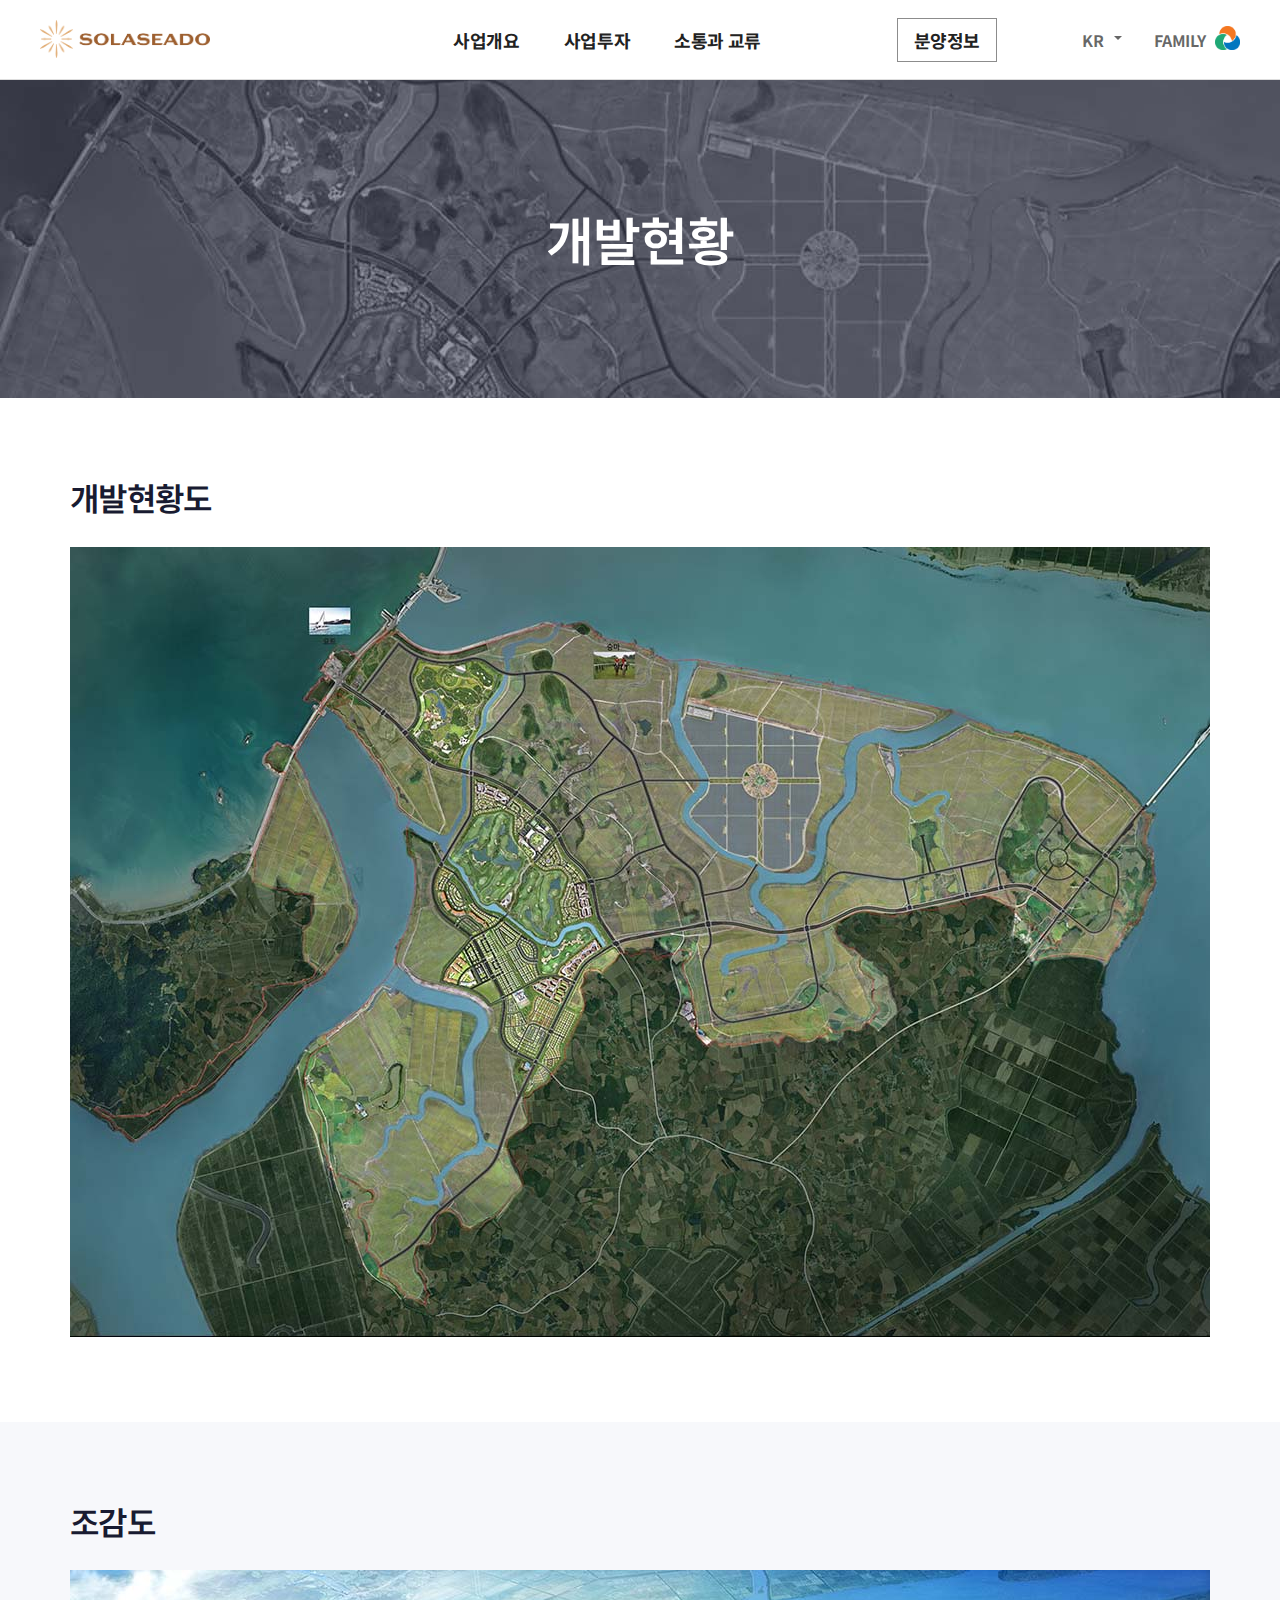
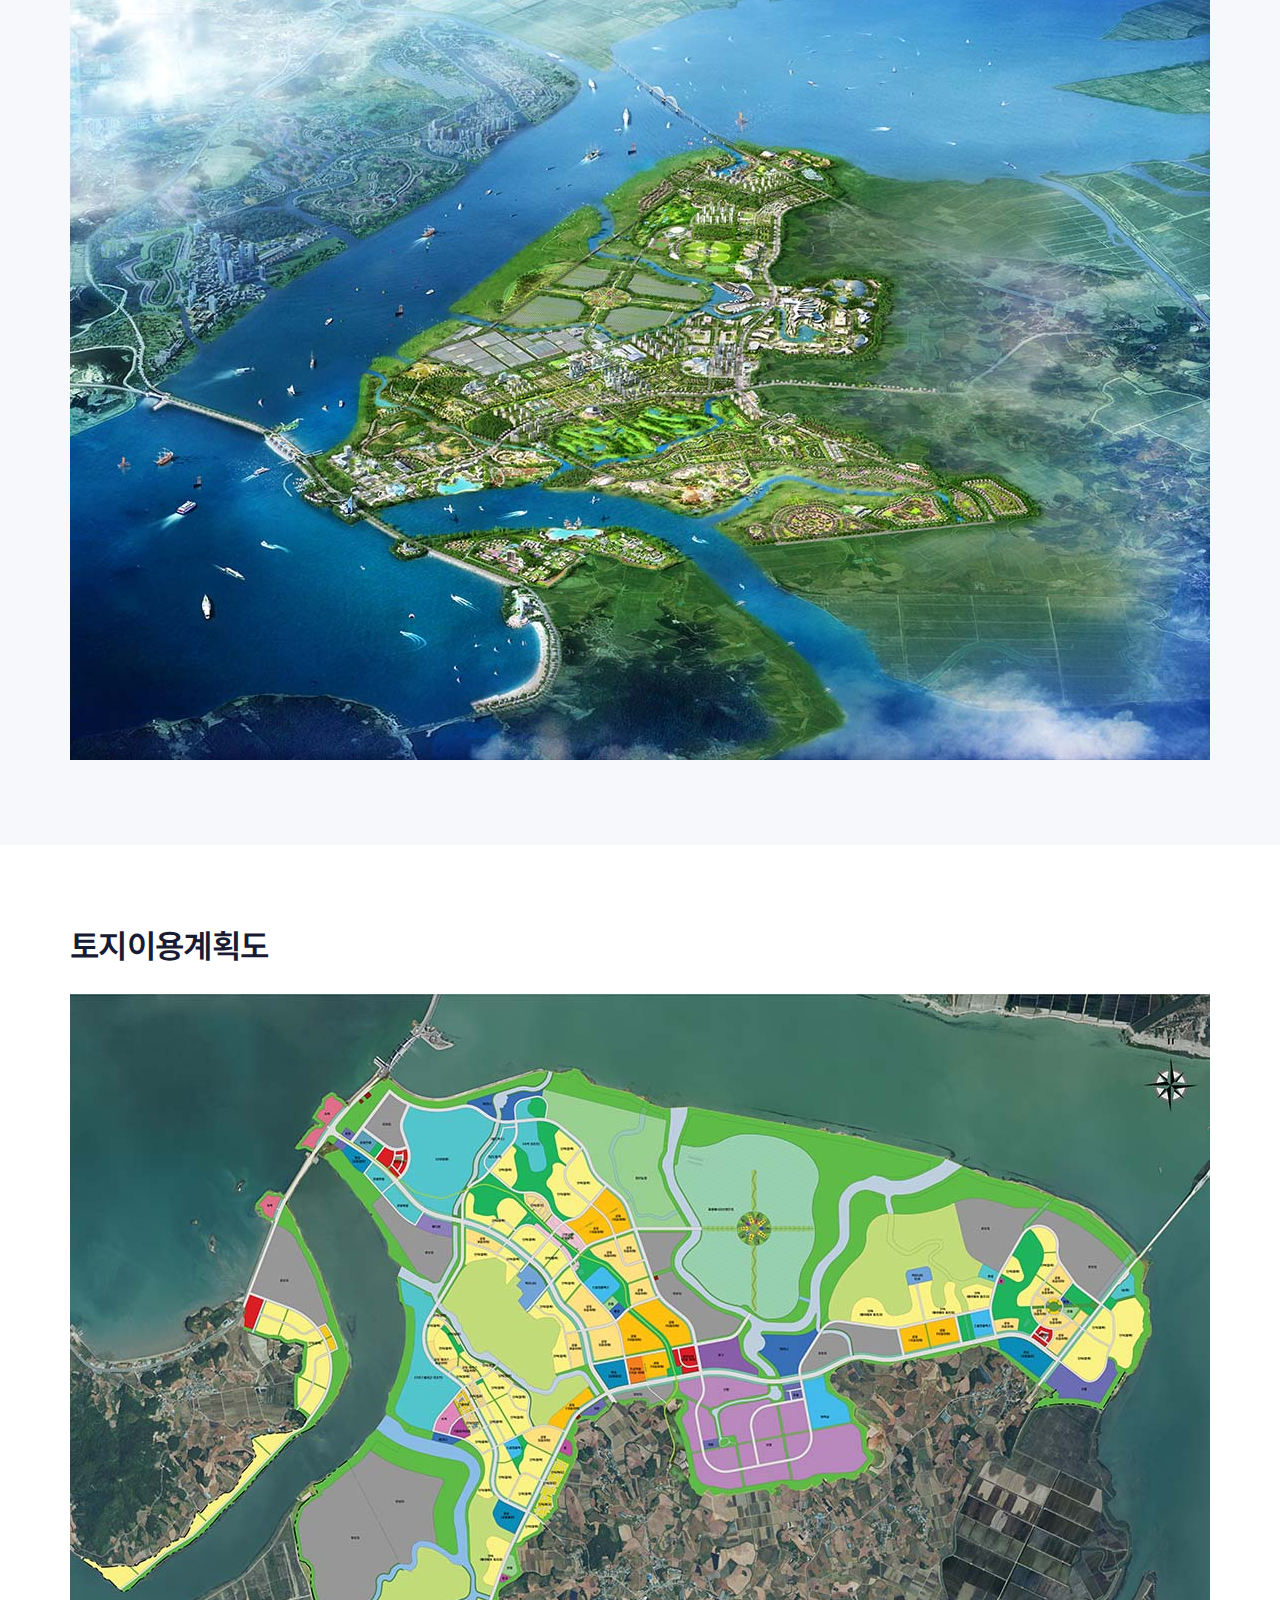
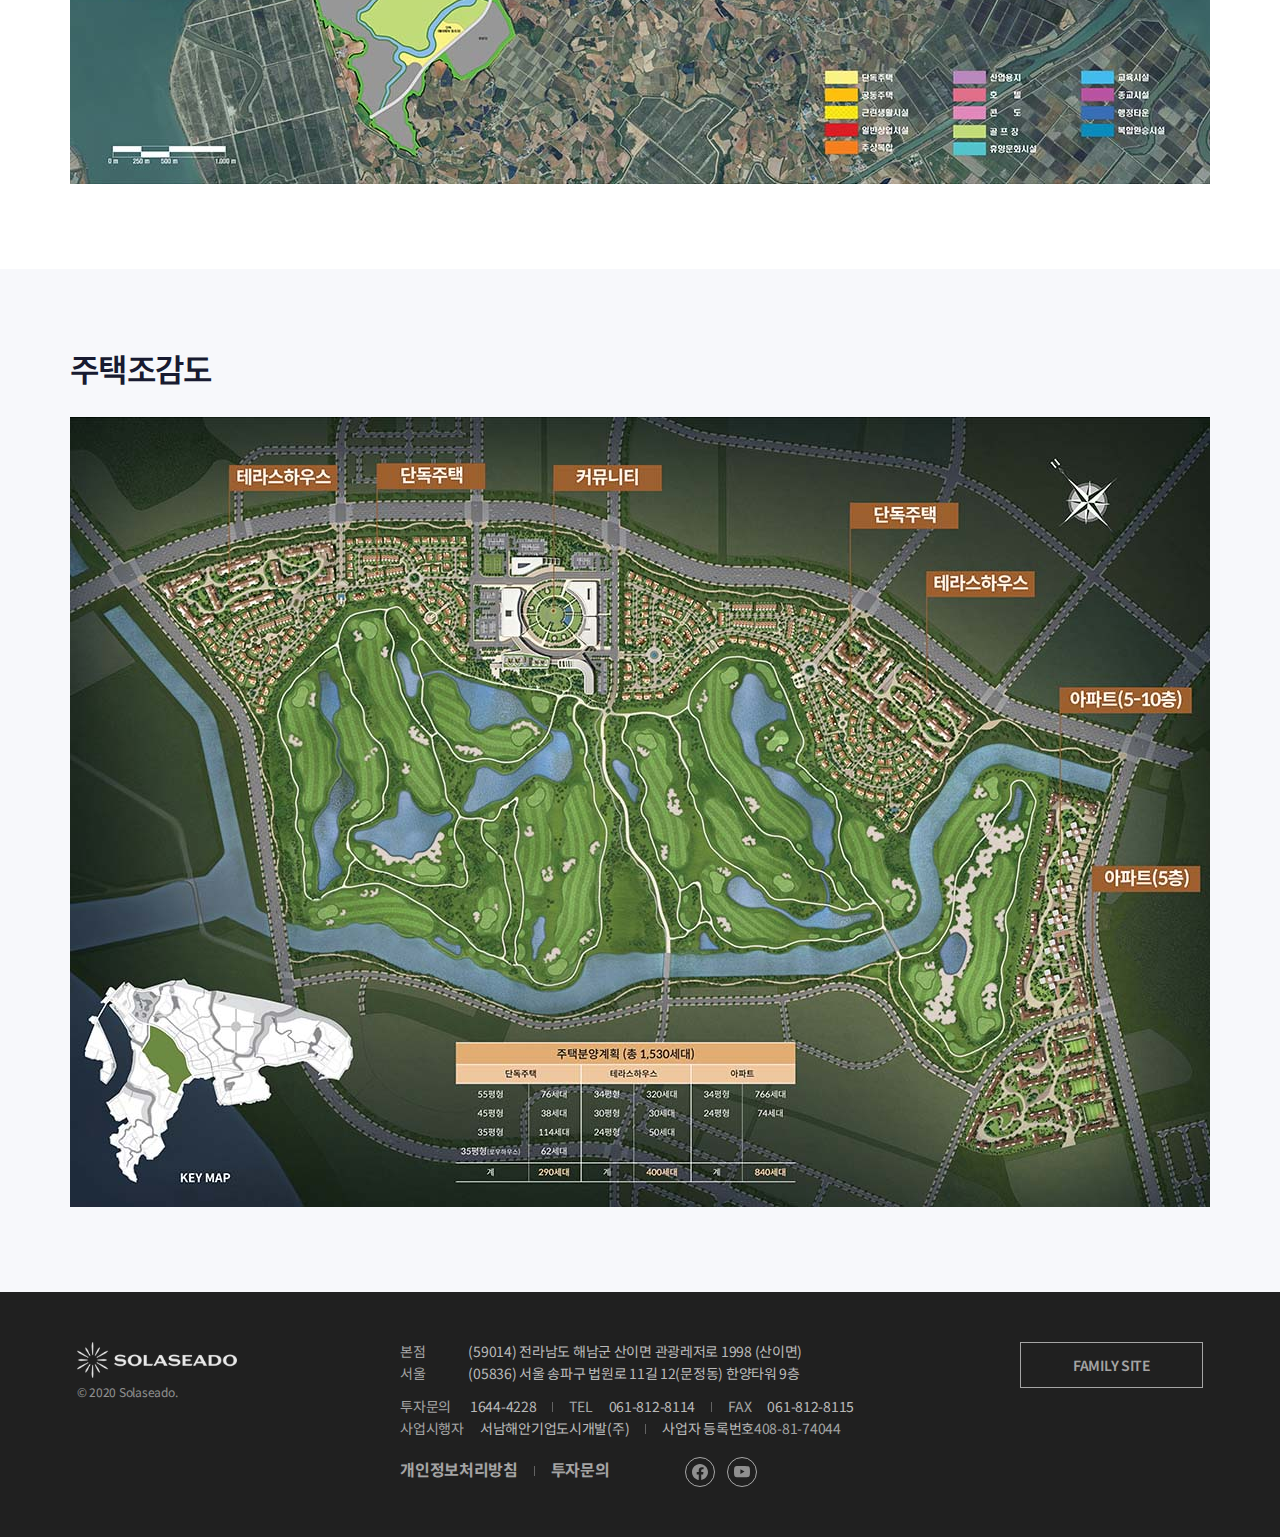
<file: sub/development.html>
<!DOCTYPE html>
<html lang="en">
<head>
    <meta charset="UTF-8">
    <meta http-equiv="X-UA-Compatible" content="IE=edge">
    <meta name="viewport" content="width=device-width, initial-scale=1.0">
    <title>태양의 도시 솔라시도</title>
    <link rel="icon" href="../img/favicon.png"/>
    <!-- 제이쿼리 -->
    <script src="../js/jquery.min.js"></script>
    <script src="../js/jquery.mousewheel.min.js"></script>
    <!-- 자바스크립트 -->
    <script src="../js/layout.js"></script>
    <!-- Material Icons -->
    <link href="https://fonts.googleapis.com/icon?family=Material+Icons" rel="stylesheet">
    <!-- css -->
    <link rel="stylesheet" type="text/css" href="../css/reset.css">
    <link rel="stylesheet" type="text/css" href="../css/base.css">
    <link rel="stylesheet" type="text/css" href="../css/layout.css">
</head>
<body>
    <header style="background: white; border-bottom: 1px solid #ddd;">
        <h1>
            <a href="../index.html"><img src="../img/logo.png" alt="로고"></a>
        </h1>
        <div class="gnb">
            <ul class="nav">
                <li>
                    <a href="#">사업개요</a>
                    <ul class="submenu1" id="submenu1-1"></a>
                        <li>
                            <a href="./vision.html">
                                비전
                            </a>
                        </li>
                        <li>
                            <a href="./overview.html">
                                도시소개
                            </a>
                        </li>
                        <li>
                            <a href="./development.html">
                                개발현황
                            </a>
                        </li>
                        <li>
                            <a href="./target2030.html">
                                TARGET2030
                            </a>
                        </li>
                    </ul>
                </li>
                <li>
                    <a href="#">사업투자</a>
                    <ul class="submenu1" id="submenu1-2"></a>
                        <li>
                            <a href="./residentialarea.html">
                                주택단지
                            </a>
                        </li>
                        <li>
                            <a href="./re100.html">
                                RE100 산업단지
                            </a>
                        </li>
                        <li>
                            <a href="./smartfarm.html">
                                스마트팜
                            </a>
                        </li>
                        <li>
                            <a href="./leisure.html">
                                관광레져
                            </a>
                        </li>
                    </ul>
                </li>
                <li>
                    <a href="#">소통과 교류</a>
                    <ul class="submenu1" id="submenu1-3"></a>
                        <li>
                            <a href="./news.html" style="padding-left: 100px">
                                뉴스
                            </a>
                        </li>
                        <li>
                            <a href="./smartideasharing.html">
                                SMART IDEA SHARING
                            </a>
                        </li>
                        <li>
                            <a href="./employment.html">
                                채용
                            </a>
                        </li>
                    </ul>
                </li>
            </ul>
            <ul class="sales">
                <li>
                    <a href="#">분양정보</a>
                    <ul class="submenu2">
                        <li>
                            <a href="#">
                                분양공고
                            </a>
                        </li>
                        <li>
                            <a href="#">
                                공지사항
                            </a>
                        </li>
                        <li>
                            <a href="#">
                                자료실
                            </a>
                        </li>
                    </ul>
                </li>
            </ul>
        </div>
        <div class="sidemenu">
            <input type="checkbox" name="lang" id="lang">
            <label for="lang">
                <span>KR<div class="triangle"></div></span>
                <span>EN<div class="triangle"></div></span>
            </label>
            <a href="#">FAMILY
                <img src="../img/bosung-symbol.png" alt="보성로고">
            </a>
        </div>
        <div class="submenucover"></div>
        <div class="tabletmenu">
            <input type="checkbox" id="menu">
            <label for="menu">
                <img src="../img/btn_mobile_menu_s.png">
                <img src="../img/close.png">
            </label>
            <div class="tabletsubmenu">
                <ul>
                    <li>
                        <ul class="t-submenu">
                            <a href="#">사업개요</a>
                            <li><a href="./vision.html">비전</a></li>
                            <li><a href="./overview.html">도시소개</a></li>
                            <li><a href="./development.html">개발현황</a></li>
                            <li><a href="./target2030.html">TARGET2030</a></li>
                        </ul>
                    </li>
                    <li>
                        <ul class="t-submenu">
                            <a href="#">사업투자</a>
                            <li><a href="./residentialarea.html">주택단지</a></li>
                            <li><a href="./re100.html">RE100 산업단지</a></li>
                            <li><a href="./smartfarm.html">스마트팜</a></li>
                            <li><a href="./leisure.html">관광레저</a></li>
                        </ul>
                    </li>
                    <li>
                        <ul class="t-submenu">
                            <a href="#">소통과 교류</a>
                            <li><a href="./news.html">뉴스</a></li>
                            <li><a href="./smartideasharing.html">SMART IDEA SHARING</a></li>
                            <li><a href="./employment.html">채용</a></li>
                        </ul>
                    </li>
                    <li>
                        <ul class="t-submenu">
                            <a href="#">분양정보</a>
                            <li><a href="#">분양공고</a></li>
                            <li><a href="#">공지사항</a></li>
                            <li><a href="#">자료실</a></li>
                        </ul>
                    </li>
                </ul>
            </div>
        </div>
    </header>
    <div id="wrap">
        <h2 class="dev-banner">
            개발현황
        </h2>
        <div class="dev-1">
            <div>
                <h4>
                    개발현황도
                </h4>
                <img src="../img/dev01.jpg">
            </div>
        </div>
        <div class="dev-1" style="background: #f7f8fb">
            <div>
                <h4>
                    조감도
                </h4>
                <img src="../img/dev02.jpg">
            </div>
        </div>
        <div class="dev-1">
            <div>
                <h4>
                    토지이용계획도
                </h4>
                <img src="../img/dev03.jpg">
            </div>
        </div>
        <div class="dev-1" style="background: #f7f8fb">
            <div>
                <h4>
                    주택조감도
                </h4>
                <img src="../img/dev04.jpg">
            </div>
        </div>
    </div>
    <footer>
        <div>
            <h2>
                <img src="../img/solaseado-w.png">
                <span>
                    © 2020 Solaseado.
                </span>
            </h2>
            <div class="footer-info">
                <h4>
                    <span>본점</span>
                    (59014) 전라남도 해남군 산이면 관광레저로 1998 (산이면)
                </h4>
                <h4>
                    <span>서울</span>
                    (05836) 서울 송파구 법원로 11길 12(문정동) 한양타워 9층
                </h4>
                <h5 style="padding-top:10px;">
                    <span class="footer-txt">투자문의</span>
                    1644-4228<span class="footer-line"></span><span class="footer-txt">TEL</span>061-812-8114<span class="footer-line"></span><span class="footer-txt">FAX</span>061-812-8115
                </h5>
                <h5>
                    <span class="footer-txt">사업시행자</span>서남해안기업도시개발(주)<span class="footer-line"></span>사업자 등록번호<span class="footer-txt">408-81-74044</span>
                </h5>
                <h3>
                    <a href="#">개인정보처리방침</a><span class="footer-line"></span></span><a href="#">투자문의</a>
                    <span class="footer-sns">
                        <a href="https://www.facebook.com/Solaseado_솔라시도-2386427968066241" style="margin-right: 8px;">
                            <svg xmlns="http://www.w3.org/2000/svg" width="16" height="16" fill="rgba(255, 255, 255, 0.5)" class="bi bi-facebook" viewBox="0 0 16 16">
                                <path d="M16 8.049c0-4.446-3.582-8.05-8-8.05C3.58 0-.002 3.603-.002 8.05c0 4.017 2.926 7.347 6.75 7.951v-5.625h-2.03V8.05H6.75V6.275c0-2.017 1.195-3.131 3.022-3.131.876 0 1.791.157 1.791.157v1.98h-1.009c-.993 0-1.303.621-1.303 1.258v1.51h2.218l-.354 2.326H9.25V16c3.824-.604 6.75-3.934 6.75-7.951z"/>
                            </svg>
                        </a>
                        <a href="https://www.youtube.com/channel/UCC00d2CHe2WHX4k-8EMQ2ng">
                            <svg xmlns="http://www.w3.org/2000/svg" width="16" height="16" fill="rgba(255, 255, 255, 0.5)" class="bi bi-youtube" viewBox="0 0 16 16">
                                <path d="M8.051 1.999h.089c.822.003 4.987.033 6.11.335a2.01 2.01 0 0 1 1.415 1.42c.101.38.172.883.22 1.402l.01.104.022.26.008.104c.065.914.073 1.77.074 1.957v.075c-.001.194-.01 1.108-.082 2.06l-.008.105-.009.104c-.05.572-.124 1.14-.235 1.558a2.007 2.007 0 0 1-1.415 1.42c-1.16.312-5.569.334-6.18.335h-.142c-.309 0-1.587-.006-2.927-.052l-.17-.006-.087-.004-.171-.007-.171-.007c-1.11-.049-2.167-.128-2.654-.26a2.007 2.007 0 0 1-1.415-1.419c-.111-.417-.185-.986-.235-1.558L.09 9.82l-.008-.104A31.4 31.4 0 0 1 0 7.68v-.123c.002-.215.01-.958.064-1.778l.007-.103.003-.052.008-.104.022-.26.01-.104c.048-.519.119-1.023.22-1.402a2.007 2.007 0 0 1 1.415-1.42c.487-.13 1.544-.21 2.654-.26l.17-.007.172-.006.086-.003.171-.007A99.788 99.788 0 0 1 7.858 2h.193zM6.4 5.209v4.818l4.157-2.408L6.4 5.209z"/>
                            </svg>
                        </a>
                    </span>
                </h3>
            </div>
            <ul class="familysite">
                FAMILY SITE
                <li>
                    <ul class="fs-submenu">
                        <li><a href="#">보성그룹</a></li>
                        <li><a href="#">솔라시도CC</a></li>
                        <li><a href="#">한양</a></li>
                        <li><a href="#">한양수자인</a></li>
                        <li><a href="#">보성산업</a></li>
                        <li><a href="#">코리아에셋매니지먼트</a></li>
                        <li><a href="#">파인힐스</a></li>
                        <li><a href="#">파인비치</a></li>
                        <li><a href="#">해원에스티</a></li>
                        <li><a href="#">해원앰에스씨</a></li>
                        <li><a href="#">여수국제항만</a></li>
                    </ul>
                </li>
            </ul>
        </div>
    </footer>
</body>
</html>
</file>
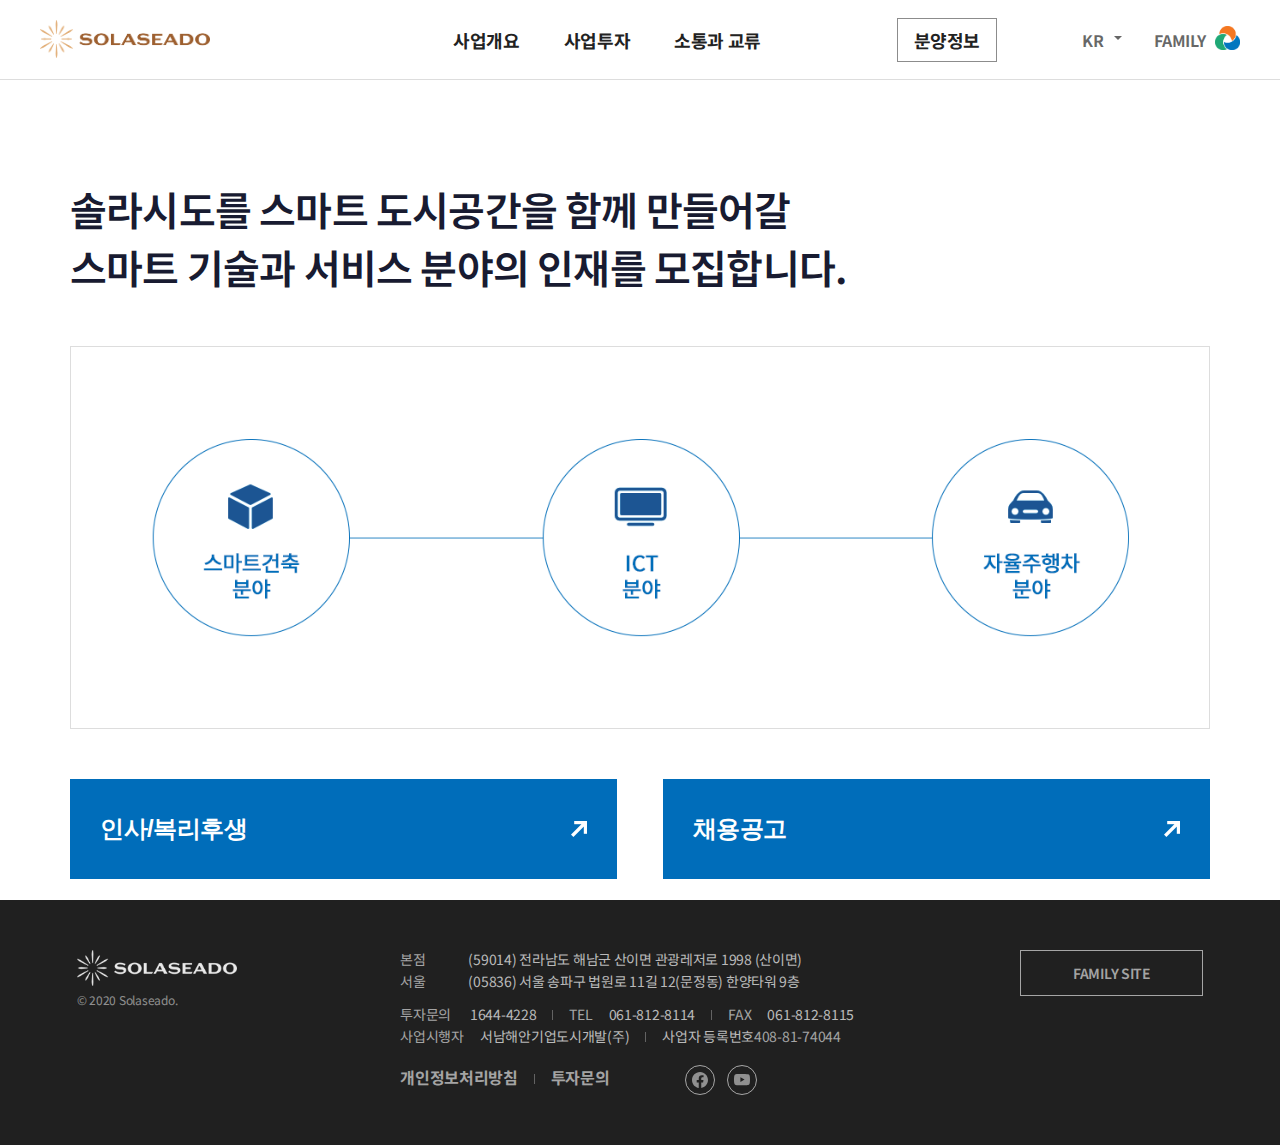
<file: sub/employment.html>
<!DOCTYPE html>
<html lang="en">
<head>
    <meta charset="UTF-8">
    <meta http-equiv="X-UA-Compatible" content="IE=edge">
    <meta name="viewport" content="width=device-width, initial-scale=1.0">
    <title>태양의 도시 솔라시도</title>
    <link rel="icon" href="../img/favicon.png"/>
    <!-- 제이쿼리 -->
    <script src="../js/jquery.min.js"></script>
    <script src="../js/jquery.mousewheel.min.js"></script>
    <!-- 자바스크립트 -->
    <script src="../js/layout.js"></script>
    <!-- Material Icons -->
    <link href="https://fonts.googleapis.com/icon?family=Material+Icons" rel="stylesheet">
    <!-- css -->
    <link rel="stylesheet" type="text/css" href="../css/reset.css">
    <link rel="stylesheet" type="text/css" href="../css/base.css">
    <link rel="stylesheet" type="text/css" href="../css/layout.css">
</head>
<body>
    <header style="background: white; border-bottom: 1px solid #ddd;">
        <h1>
            <a href="../index.html"><img src="../img/logo.png" alt="로고"></a>
        </h1>
        <div class="gnb">
            <ul class="nav">
                <li>
                    <a href="#">사업개요</a>
                    <ul class="submenu1" id="submenu1-1"></a>
                        <li>
                            <a href="./vision.html">
                                비전
                            </a>
                        </li>
                        <li>
                            <a href="./overview.html">
                                도시소개
                            </a>
                        </li>
                        <li>
                            <a href="./development.html">
                                개발현황
                            </a>
                        </li>
                        <li>
                            <a href="./target2030.html">
                                TARGET2030
                            </a>
                        </li>
                    </ul>
                </li>
                <li>
                    <a href="#">사업투자</a>
                    <ul class="submenu1" id="submenu1-2"></a>
                        <li>
                            <a href="./residentialarea.html">
                                주택단지
                            </a>
                        </li>
                        <li>
                            <a href="./re100.html">
                                RE100 산업단지
                            </a>
                        </li>
                        <li>
                            <a href="./smartfarm.html">
                                스마트팜
                            </a>
                        </li>
                        <li>
                            <a href="./leisure.html">
                                관광레져
                            </a>
                        </li>
                    </ul>
                </li>
                <li>
                    <a href="#">소통과 교류</a>
                    <ul class="submenu1" id="submenu1-3"></a>
                        <li>
                            <a href="./news.html" style="padding-left: 100px">
                                뉴스
                            </a>
                        </li>
                        <li>
                            <a href="./smartideasharing.html">
                                SMART IDEA SHARING
                            </a>
                        </li>
                        <li>
                            <a href="./employment.html">
                                채용
                            </a>
                        </li>
                    </ul>
                </li>
            </ul>
            <ul class="sales">
                <li>
                    <a href="#">분양정보</a>
                    <ul class="submenu2">
                        <li>
                            <a href="#">
                                분양공고
                            </a>
                        </li>
                        <li>
                            <a href="#">
                                공지사항
                            </a>
                        </li>
                        <li>
                            <a href="#">
                                자료실
                            </a>
                        </li>
                    </ul>
                </li>
            </ul>
        </div>
        <div class="sidemenu">
            <input type="checkbox" name="lang" id="lang">
            <label for="lang">
                <span>KR<div class="triangle"></div></span>
                <span>EN<div class="triangle"></div></span>
            </label>
            <a href="#">FAMILY
                <img src="../img/bosung-symbol.png" alt="보성로고">
            </a>
        </div>
        <div class="submenucover"></div>
        <div class="tabletmenu">
            <input type="checkbox" id="menu">
            <label for="menu">
                <img src="../img/btn_mobile_menu_s.png">
                <img src="../img/close.png">
            </label>
            <div class="tabletsubmenu">
                <ul>
                    <li>
                        <ul class="t-submenu">
                            <a href="#">사업개요</a>
                            <li><a href="./vision.html">비전</a></li>
                            <li><a href="./overview.html">도시소개</a></li>
                            <li><a href="./development.html">개발현황</a></li>
                            <li><a href="./target2030.html">TARGET2030</a></li>
                        </ul>
                    </li>
                    <li>
                        <ul class="t-submenu">
                            <a href="#">사업투자</a>
                            <li><a href="./residentialarea.html">주택단지</a></li>
                            <li><a href="./re100.html">RE100 산업단지</a></li>
                            <li><a href="./smartfarm.html">스마트팜</a></li>
                            <li><a href="./leisure.html">관광레저</a></li>
                        </ul>
                    </li>
                    <li>
                        <ul class="t-submenu">
                            <a href="#">소통과 교류</a>
                            <li><a href="./news.html">뉴스</a></li>
                            <li><a href="./smartideasharing.html">SMART IDEA SHARING</a></li>
                            <li><a href="./employment.html">채용</a></li>
                        </ul>
                    </li>
                    <li>
                        <ul class="t-submenu">
                            <a href="#">분양정보</a>
                            <li><a href="#">분양공고</a></li>
                            <li><a href="#">공지사항</a></li>
                            <li><a href="#">자료실</a></li>
                        </ul>
                    </li>
                </ul>
            </div>
        </div>
    </header>
    <div class="e-wrap">
        <div>
            <h2>
                솔라시도를 스마트 도시공간을 함께 만들어갈<br>
                스마트 기술과 서비스 분야의 인재를 모집합니다.
            </h2>
            <div class="recruit">
                <img src="../img/recruiting.png">
                <img src="../img/recruiting-m.png">
            </div>
            <div class="recruitbtn">
                <button>
                    <h4>
                        인사/복리후생
                    </h4>
                    <img src="../img/diagonal-arrow.png">
                </button>
                <button>
                    <h4>
                        채용공고
                    </h4>
                    <img src="../img/diagonal-arrow.png">
                </button>
            </div>
        </div>
    </div>
    <footer>
        <div>
            <h2>
                <img src="../img/solaseado-w.png">
                <span>
                    © 2020 Solaseado.
                </span>
            </h2>
            <div class="footer-info">
                <h4>
                    <span>본점</span>
                    (59014) 전라남도 해남군 산이면 관광레저로 1998 (산이면)
                </h4>
                <h4>
                    <span>서울</span>
                    (05836) 서울 송파구 법원로 11길 12(문정동) 한양타워 9층
                </h4>
                <h5 style="padding-top:10px;">
                    <span class="footer-txt">투자문의</span>
                    1644-4228<span class="footer-line"></span><span class="footer-txt">TEL</span>061-812-8114<span class="footer-line"></span><span class="footer-txt">FAX</span>061-812-8115
                </h5>
                <h5>
                    <span class="footer-txt">사업시행자</span>서남해안기업도시개발(주)<span class="footer-line"></span>사업자 등록번호<span class="footer-txt">408-81-74044</span>
                </h5>
                <h3>
                    <a href="#">개인정보처리방침</a><span class="footer-line"></span></span><a href="#">투자문의</a>
                    <span class="footer-sns">
                        <a href="https://www.facebook.com/Solaseado_솔라시도-2386427968066241" style="margin-right: 8px;">
                            <svg xmlns="http://www.w3.org/2000/svg" width="16" height="16" fill="rgba(255, 255, 255, 0.5)" class="bi bi-facebook" viewBox="0 0 16 16">
                                <path d="M16 8.049c0-4.446-3.582-8.05-8-8.05C3.58 0-.002 3.603-.002 8.05c0 4.017 2.926 7.347 6.75 7.951v-5.625h-2.03V8.05H6.75V6.275c0-2.017 1.195-3.131 3.022-3.131.876 0 1.791.157 1.791.157v1.98h-1.009c-.993 0-1.303.621-1.303 1.258v1.51h2.218l-.354 2.326H9.25V16c3.824-.604 6.75-3.934 6.75-7.951z"/>
                            </svg>
                        </a>
                        <a href="https://www.youtube.com/channel/UCC00d2CHe2WHX4k-8EMQ2ng">
                            <svg xmlns="http://www.w3.org/2000/svg" width="16" height="16" fill="rgba(255, 255, 255, 0.5)" class="bi bi-youtube" viewBox="0 0 16 16">
                                <path d="M8.051 1.999h.089c.822.003 4.987.033 6.11.335a2.01 2.01 0 0 1 1.415 1.42c.101.38.172.883.22 1.402l.01.104.022.26.008.104c.065.914.073 1.77.074 1.957v.075c-.001.194-.01 1.108-.082 2.06l-.008.105-.009.104c-.05.572-.124 1.14-.235 1.558a2.007 2.007 0 0 1-1.415 1.42c-1.16.312-5.569.334-6.18.335h-.142c-.309 0-1.587-.006-2.927-.052l-.17-.006-.087-.004-.171-.007-.171-.007c-1.11-.049-2.167-.128-2.654-.26a2.007 2.007 0 0 1-1.415-1.419c-.111-.417-.185-.986-.235-1.558L.09 9.82l-.008-.104A31.4 31.4 0 0 1 0 7.68v-.123c.002-.215.01-.958.064-1.778l.007-.103.003-.052.008-.104.022-.26.01-.104c.048-.519.119-1.023.22-1.402a2.007 2.007 0 0 1 1.415-1.42c.487-.13 1.544-.21 2.654-.26l.17-.007.172-.006.086-.003.171-.007A99.788 99.788 0 0 1 7.858 2h.193zM6.4 5.209v4.818l4.157-2.408L6.4 5.209z"/>
                            </svg>
                        </a>
                    </span>
                </h3>
            </div>
            <ul class="familysite">
                FAMILY SITE
                <li>
                    <ul class="fs-submenu">
                        <li><a href="#">보성그룹</a></li>
                        <li><a href="#">솔라시도CC</a></li>
                        <li><a href="#">한양</a></li>
                        <li><a href="#">한양수자인</a></li>
                        <li><a href="#">보성산업</a></li>
                        <li><a href="#">코리아에셋매니지먼트</a></li>
                        <li><a href="#">파인힐스</a></li>
                        <li><a href="#">파인비치</a></li>
                        <li><a href="#">해원에스티</a></li>
                        <li><a href="#">해원앰에스씨</a></li>
                        <li><a href="#">여수국제항만</a></li>
                    </ul>
                </li>
            </ul>
        </div>
    </footer>
</body>
</html>
</file>
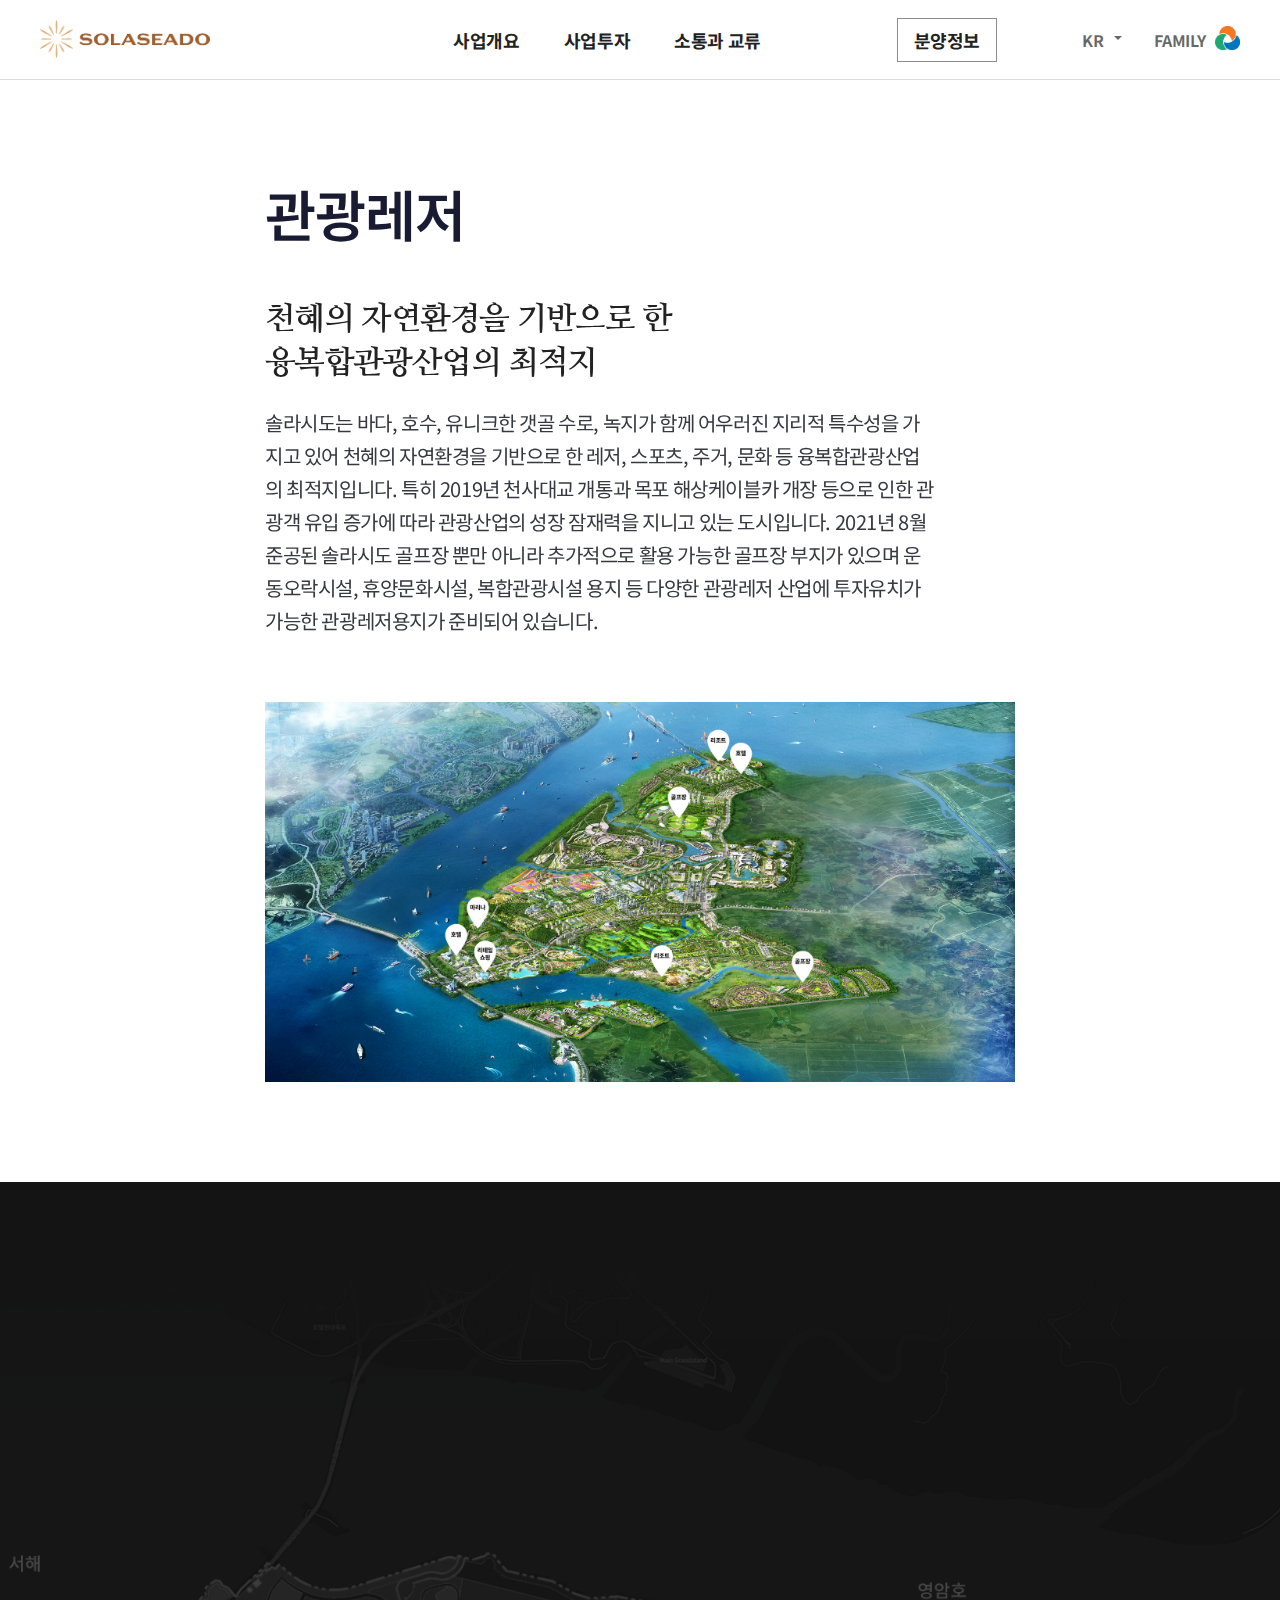
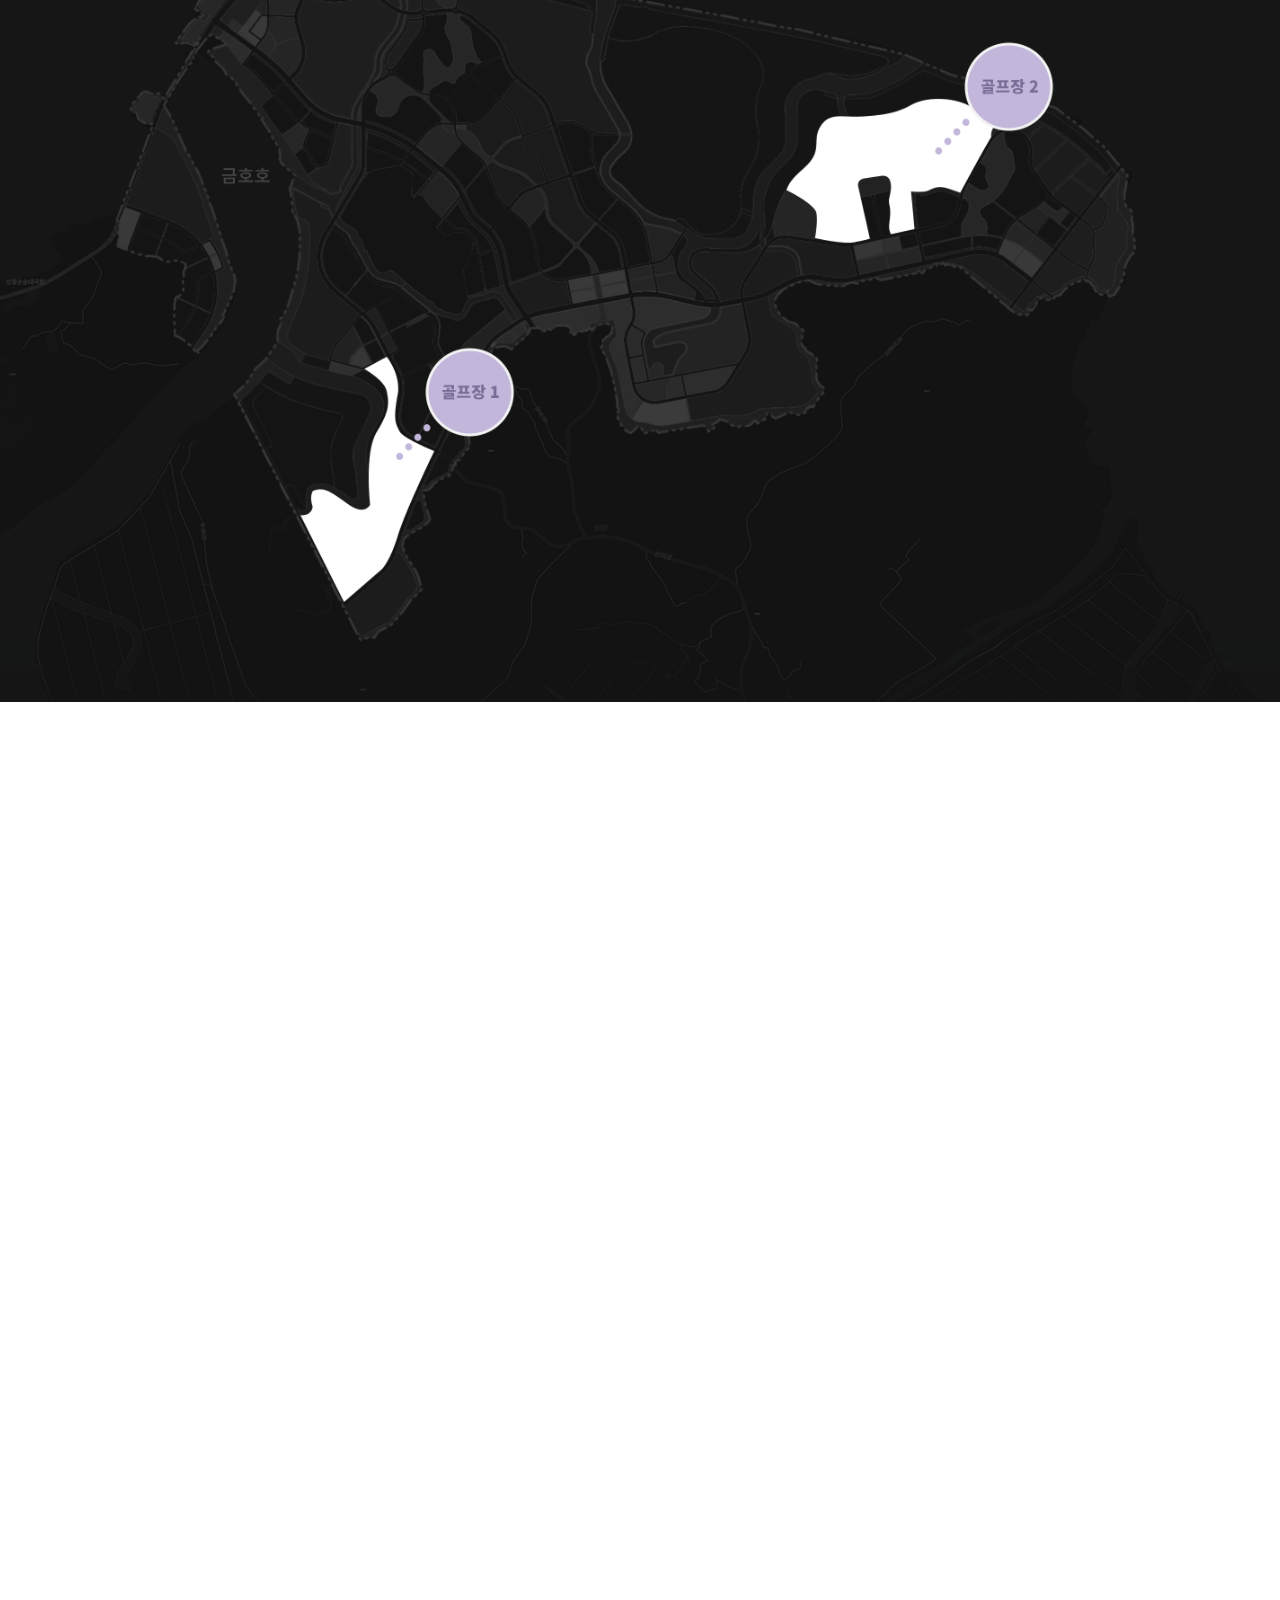
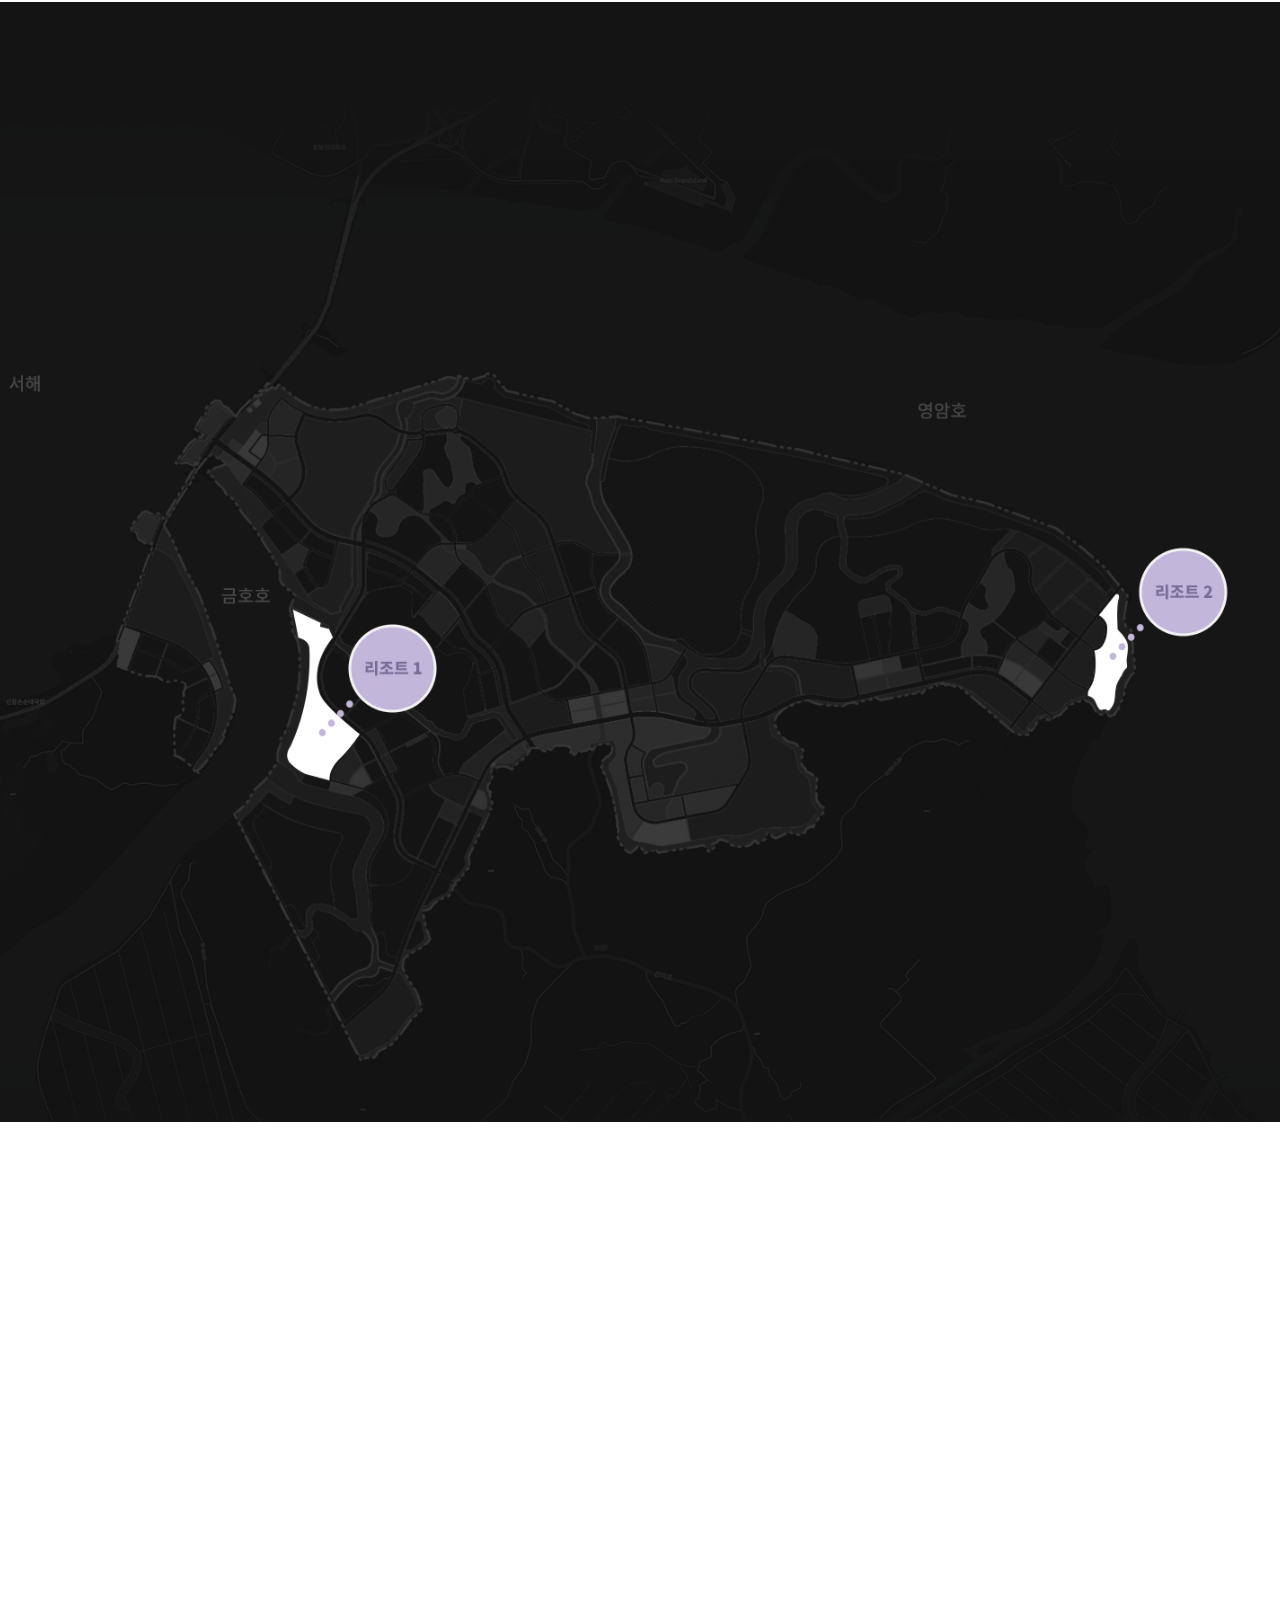
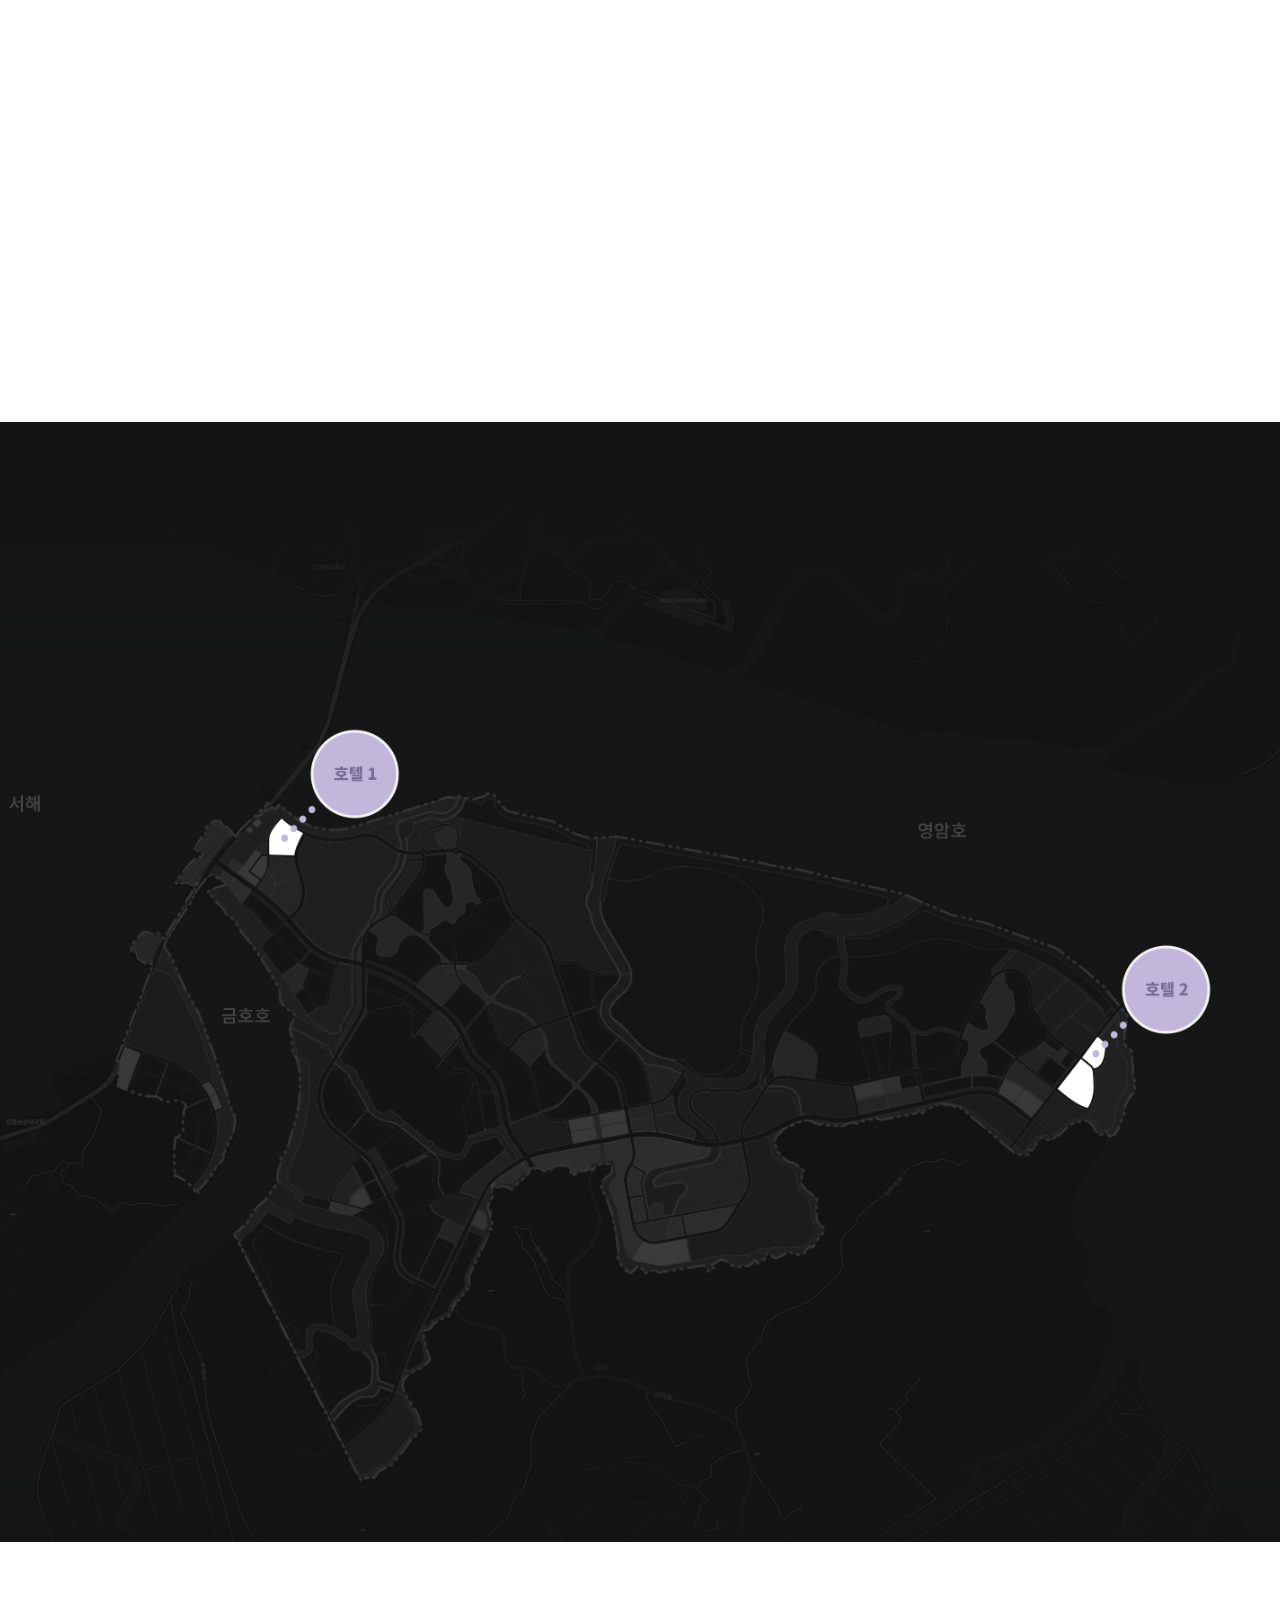
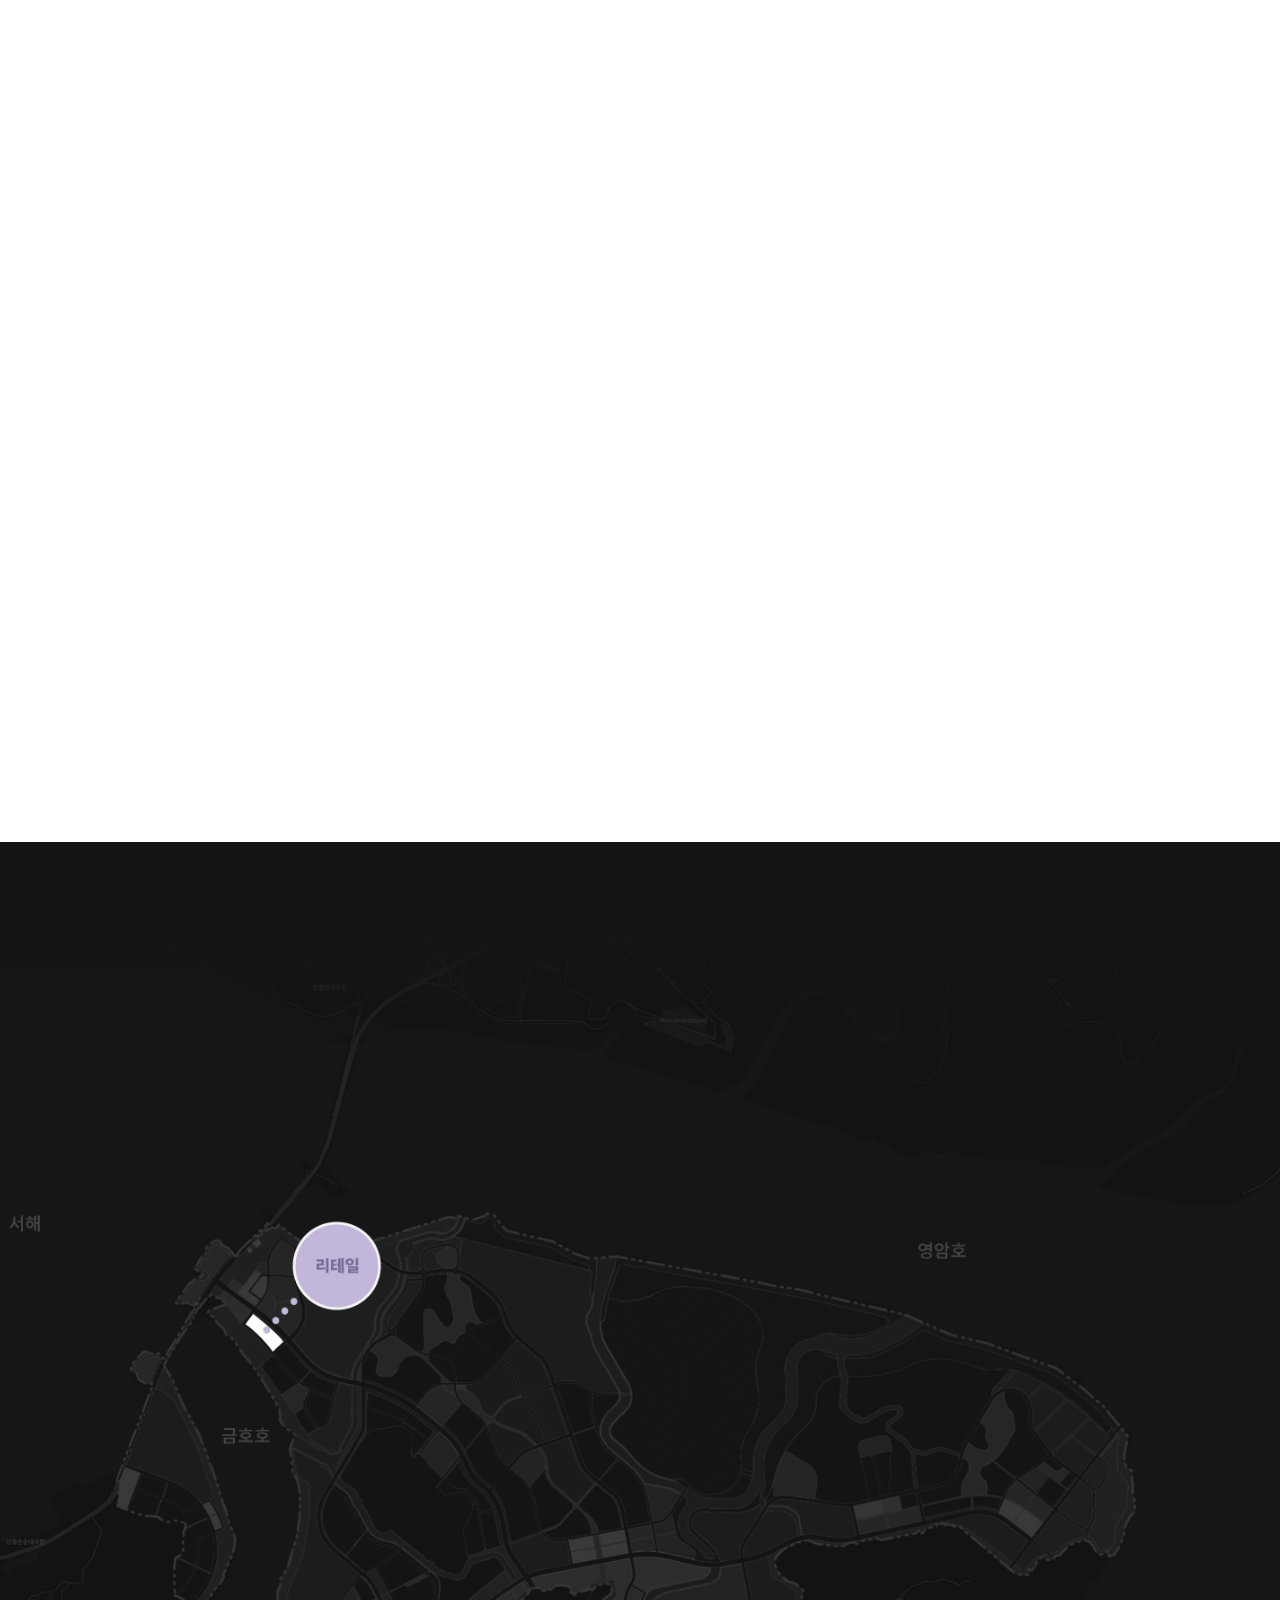
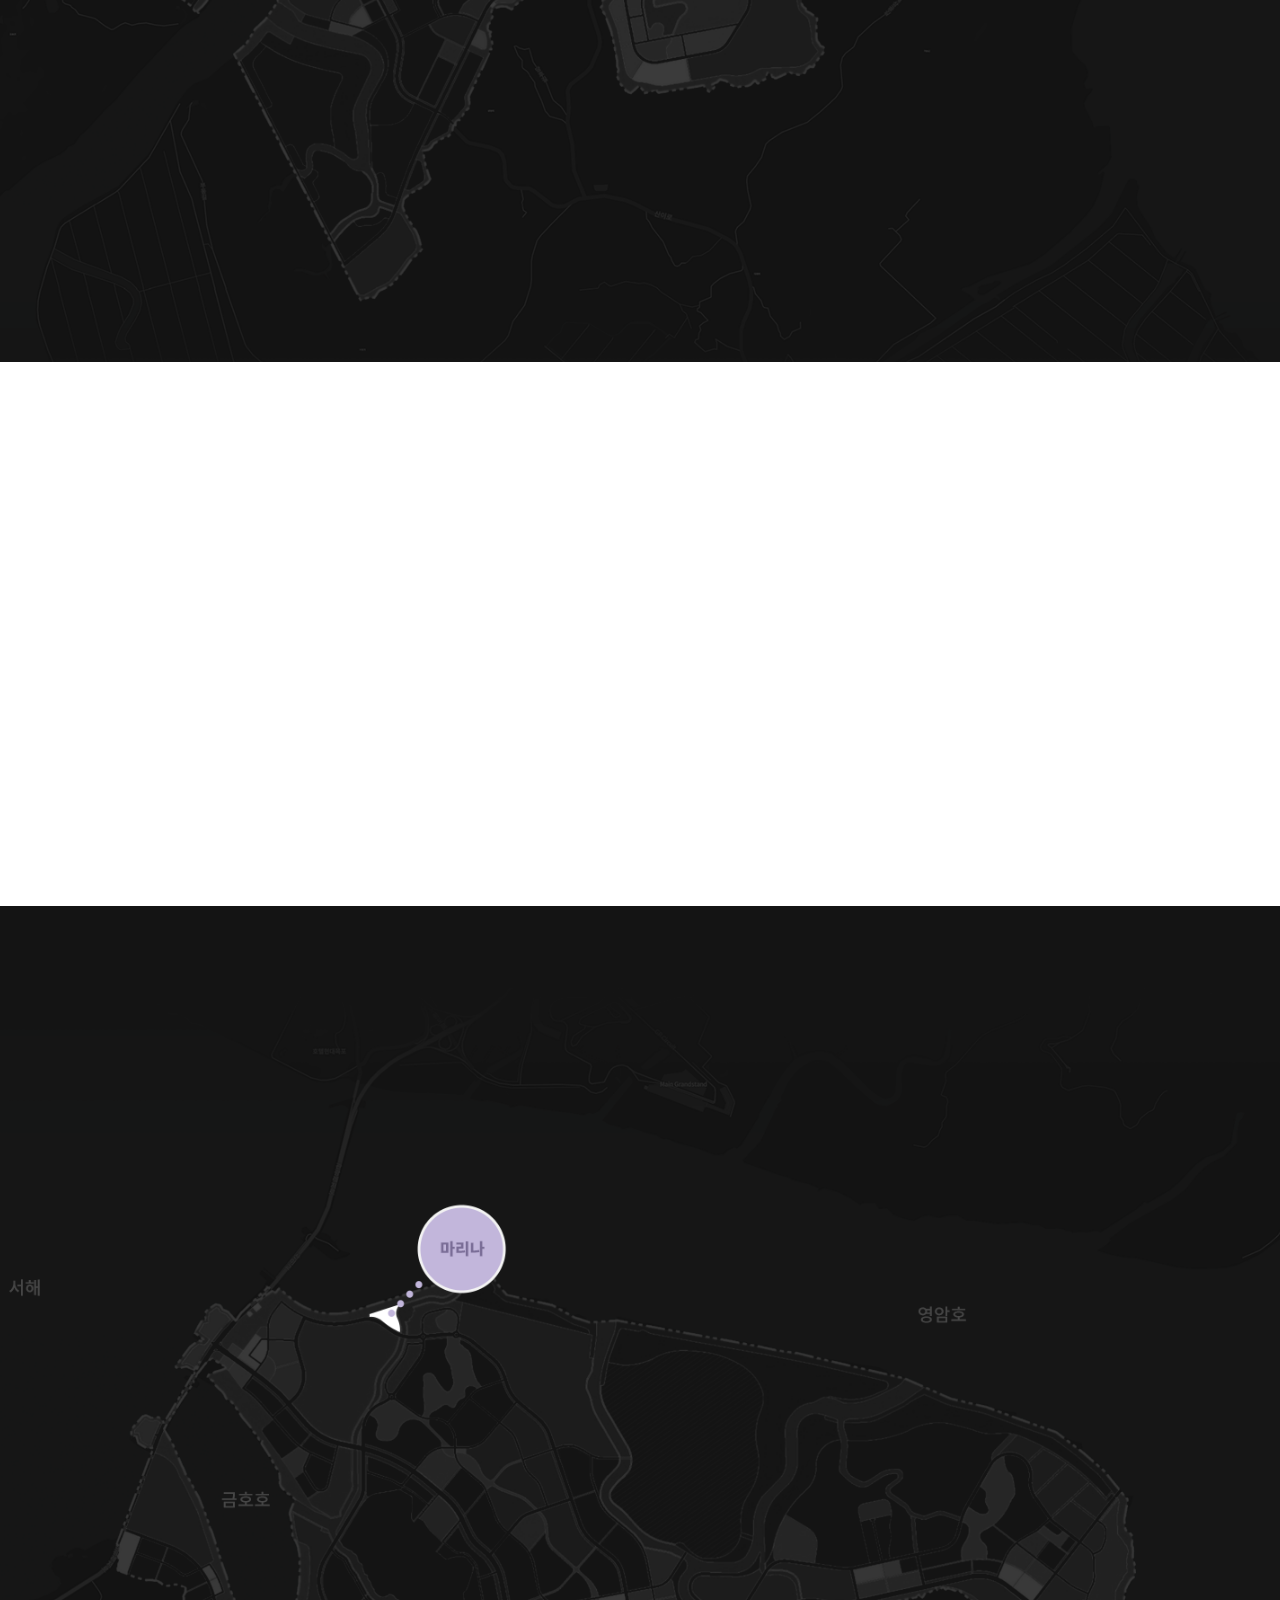
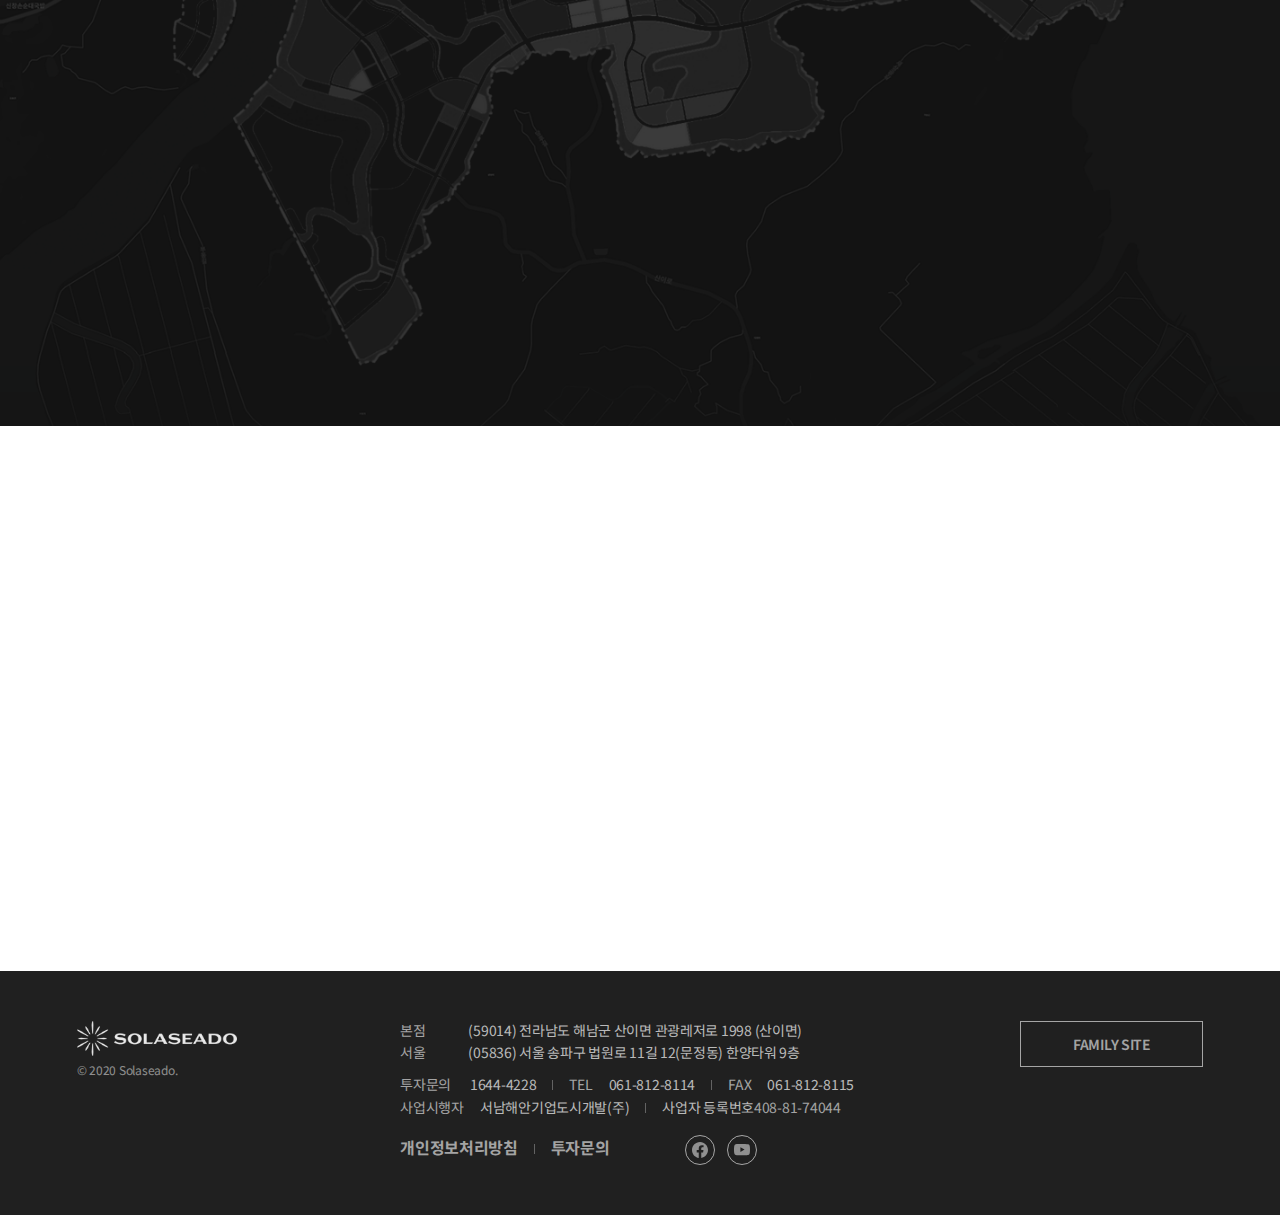
<file: sub/leisure.html>
<!DOCTYPE html>
<html lang="en">
<head>
    <meta charset="UTF-8">
    <meta http-equiv="X-UA-Compatible" content="IE=edge">
    <meta name="viewport" content="width=device-width, initial-scale=1.0">
    <title>태양의 도시 솔라시도</title>
    <link rel="icon" href="../img/favicon.png"/>
    <!-- 제이쿼리 -->
    <script src="../js/jquery.min.js"></script>
    <script src="../js/jquery.mousewheel.min.js"></script>
    <!-- 제이쿼리 AOS 플러그인 -->
    <link rel="stylesheet" href="https://unpkg.com/aos@next/dist/aos.css">
    <script src="https://unpkg.com/aos@next/dist/aos.js"></script>
    <!-- 자바스크립트 -->
    <script src="../js/layout.js"></script>
    <!-- Material Icons -->
    <link href="https://fonts.googleapis.com/icon?family=Material+Icons" rel="stylesheet">
    <!-- css -->
    <link rel="stylesheet" type="text/css" href="../css/reset.css">
    <link rel="stylesheet" type="text/css" href="../css/base.css">
    <link rel="stylesheet" type="text/css" href="../css/layout.css">
</head>
<body>
    <script>
        //제이쿼리 AOS 플러그인
        AOS.init(); 
    </script>
    <header style="background: white; border-bottom: 1px solid #ddd;">
        <h1>
            <a href="../index.html"><img src="../img/logo.png" alt="로고"></a>
        </h1>
        <div class="gnb">
            <ul class="nav">
                <li>
                    <a href="#">사업개요</a>
                    <ul class="submenu1" id="submenu1-1"></a>
                        <li>
                            <a href="./vision.html">
                                비전
                            </a>
                        </li>
                        <li>
                            <a href="./overview.html">
                                도시소개
                            </a>
                        </li>
                        <li>
                            <a href="./development.html">
                                개발현황
                            </a>
                        </li>
                        <li>
                            <a href="./target2030.html">
                                TARGET2030
                            </a>
                        </li>
                    </ul>
                </li>
                <li>
                    <a href="#">사업투자</a>
                    <ul class="submenu1" id="submenu1-2"></a>
                        <li>
                            <a href="./residentialarea.html">
                                주택단지
                            </a>
                        </li>
                        <li>
                            <a href="./re100.html">
                                RE100 산업단지
                            </a>
                        </li>
                        <li>
                            <a href="./smartfarm.html">
                                스마트팜
                            </a>
                        </li>
                        <li>
                            <a href="./leisure.html">
                                관광레져
                            </a>
                        </li>
                    </ul>
                </li>
                <li>
                    <a href="#">소통과 교류</a>
                    <ul class="submenu1" id="submenu1-3"></a>
                        <li>
                            <a href="./news.html" style="padding-left: 100px">
                                뉴스
                            </a>
                        </li>
                        <li>
                            <a href="./smartideasharing.html">
                                SMART IDEA SHARING
                            </a>
                        </li>
                        <li>
                            <a href="./employment.html">
                                채용
                            </a>
                        </li>
                    </ul>
                </li>
            </ul>
            <ul class="sales">
                <li>
                    <a href="#">분양정보</a>
                    <ul class="submenu2">
                        <li>
                            <a href="#">
                                분양공고
                            </a>
                        </li>
                        <li>
                            <a href="#">
                                공지사항
                            </a>
                        </li>
                        <li>
                            <a href="#">
                                자료실
                            </a>
                        </li>
                    </ul>
                </li>
            </ul>
        </div>
        <div class="sidemenu">
            <input type="checkbox" name="lang" id="lang">
            <label for="lang">
                <span>KR<div class="triangle"></div></span>
                <span>EN<div class="triangle"></div></span>
            </label>
            <a href="#">FAMILY
                <img src="../img/bosung-symbol.png" alt="보성로고">
            </a>
        </div>
        <div class="submenucover"></div>
        <div class="tabletmenu">
            <input type="checkbox" id="menu">
            <label for="menu">
                <img src="../img/btn_mobile_menu_s.png">
                <img src="../img/close.png">
            </label>
            <div class="tabletsubmenu">
                <ul>
                    <li>
                        <ul class="t-submenu">
                            <a href="#">사업개요</a>
                            <li><a href="./vision.html">비전</a></li>
                            <li><a href="./overview.html">도시소개</a></li>
                            <li><a href="./development.html">개발현황</a></li>
                            <li><a href="./target2030.html">TARGET2030</a></li>
                        </ul>
                    </li>
                    <li>
                        <ul class="t-submenu">
                            <a href="#">사업투자</a>
                            <li><a href="./residentialarea.html">주택단지</a></li>
                            <li><a href="./re100.html">RE100 산업단지</a></li>
                            <li><a href="./smartfarm.html">스마트팜</a></li>
                            <li><a href="./leisure.html">관광레저</a></li>
                        </ul>
                    </li>
                    <li>
                        <ul class="t-submenu">
                            <a href="#">소통과 교류</a>
                            <li><a href="./news.html">뉴스</a></li>
                            <li><a href="./smartideasharing.html">SMART IDEA SHARING</a></li>
                            <li><a href="./employment.html">채용</a></li>
                        </ul>
                    </li>
                    <li>
                        <ul class="t-submenu">
                            <a href="#">분양정보</a>
                            <li><a href="#">분양공고</a></li>
                            <li><a href="#">공지사항</a></li>
                            <li><a href="#">자료실</a></li>
                        </ul>
                    </li>
                </ul>
            </div>
        </div>
    </header>
    <div id="wrap" class="leisure">
        <div class="re100">
            <div>
                <h2 data-aos="fade-up" data-aos-duration="700">
                    관광레저
                </h2>
                <h3 data-aos="fade-up" data-aos-duration="700" data-aos-delay="50">
                    천혜의 자연환경을 기반으로 한<br>
                    융복합관광산업의 최적지
                </h3>
                <h4 data-aos="fade-up" data-aos-duration="700" data-aos-delay="100">
                    솔라시도는 바다, 호수, 유니크한 갯골 수로, 녹지가 함께 어우러진 지리적 특수성을 
                    가지고 있어 천혜의 자연환경을 기반으로 한 레저, 스포츠, 주거, 문화 등 융복합관광산업의 
                    최적지입니다. 특히 2019년 천사대교 개통과 목포 해상케이블카 개장 등으로 인한 
                    관광객 유입 증가에 따라 관광산업의 성장 잠재력을 지니고 있는 도시입니다.
                    2021년 8월 준공된 솔라시도 골프장 뿐만 아니라 추가적으로 활용 가능한 골프장 부지가 
                    있으며 운동오락시설, 휴양문화시설, 복합관광시설 용지 등 다양한 관광레저 산업에 투자유치가 
                    가능한 관광레저용지가 준비되어 있습니다.
                </h4>
            </div>
            <div class="re100img">
                <img src="../img/cover-leisure.jpg">
            </div>
            <div class="re100-1 leisure0">
                <div>
                    <h2 data-aos="fade-up" data-aos-duration="700" data-aos-delay="100">
                        골프장 용지
                    </h2>
                    <h4 data-aos="fade-up" data-aos-duration="700" data-aos-delay="200">
                        솔라시도 골프장 용지는 완만한 지형을 가지고 있고 원지반을 유지하면서 조성할 수 있어 공사비 절감 효과를 볼 수
                        있으며, 수려한 주변 경관으로 아름다운 골프장을 조성할 수 있습니다.
                    </h4>
                </div>
            </div>
            <div class="leisure1">
                <div>
                    <div class="leisure1-1">
                        <img src="../img/leisure-img01.jpg" data-aos="fade-up" data-aos-duration="700" data-aos-delay="300">
                        <div data-aos="fade-up" data-aos-duration="700" data-aos-delay="300">
                            <h2>골프장 1</h2>
                            <h4>
                                금호호 남측에 위치하며 갯골 수로가 관통하고 동측에는 무례산이 
                                위치하는 지역으로 아름다운 경관을 가지고 있어 골프장 입지에 
                                최적의 장소입니다.
                            </h4>
                            <h5>
                                ※면적: 약 23만평(면적조정 가능)
                            </h5>
                        </div>
                    </div>
                    <div class="leisure1-1">
                        <div data-aos="fade-up" data-aos-duration="700" data-aos-delay="400">
                            <h2>골프장 2</h2>
                            <h4>
                                대상지 북측 영암호, 동측 귀돌산, 서측에는 갯골 수로로 둘러싸인 
                                주변 경관이 무척 아름다운 지역으로 고저차가 거의 없어, 골프장 조성에 
                                최적의 입지입니다.<br>
                                서영암 IC에서 약 10분 거리로 접근성이 매우 우수합니다
                            </h4>
                            <h5>
                                ※면적: 약 35만평(면적조정 가능)
                            </h5>
                        </div>
                        <img src="../img/leisure-img02.jpg" data-aos="fade-up" data-aos-duration="700" data-aos-delay="400">
                    </div>
                    <div class="leisure1-1">
                        <img src="../img/leisure-img02.jpg" data-aos="fade-up" data-aos-duration="700" data-aos-delay="400">
                        <div data-aos="fade-up" data-aos-duration="700" data-aos-delay="400">
                            <h2>골프장 2</h2>
                            <h4>
                                대상지 북측 영암호, 동측 귀돌산, 서측에는 갯골 수로로 둘러싸인 
                                주변 경관이 무척 아름다운 지역으로 고저차가 거의 없어, 골프장 조성에 
                                최적의 입지입니다.<br>
                                서영암 IC에서 약 10분 거리로 접근성이 매우 우수합니다
                            </h4>
                            <h5>
                                ※면적: 약 35만평(면적조정 가능)
                            </h5>
                        </div>
                    </div>
                </div>
            </div>
            <div class="re100-1 leisure2">
                <div>
                    <h2 data-aos="fade-up" data-aos-duration="700" data-aos-delay="300">
                        리조트 용지
                    </h2>
                    <h4 data-aos="fade-up" data-aos-duration="700" data-aos-delay="350">
                        솔라시도 골프장 용지는 완만한 지형을 가지고 있고 원지반을 유지하면서 조성할 수 있어 공사비 절감 효과를 볼 수
                        있으며, 수려한 주변 경관으로 아름다운 골프장을 조성할 수 있습니다.
                    </h4>
                </div>
            </div>
            <div class="leisure1">
                <div>
                    <div class="leisure1-1">
                        <img src="../img/leisure-img03.jpg" data-aos="fade-up" data-aos-duration="700" data-aos-delay="300">
                        <div data-aos="fade-up" data-aos-duration="700" data-aos-delay="300">
                            <h2>리조트 1</h2>
                            <h4>
                                서측 금호호에 연접하고 있으며 금호호 및 골프장 조망이 가능한 독도를 기점으로 
                                북고남저의 지형을 가져 리조트, 프라이빗 빌라 등 휴양시설 입지에 적합한 용도를 
                                가진 지역입니다.
                            </h4>
                            <h5>
                                ※면적: 약 5만평(면적조정 가능)
                            </h5>
                        </div>
                    </div>
                    <div class="leisure1-1 leisure1-2">
                        <div data-aos="fade-up" data-aos-duration="700" data-aos-delay="400">
                            <h2>리조트 2</h2>
                            <h4>
                                동측 영암호와 인접하고 삭금산 정상에 위치하여 솔라시도에서 가장 
                                아름다운 전경을 자랑하는 장소 중 하나로 독립된 공간에 리조트 및 
                                휴양시설 조성에 최적의 입지입니다.
                            </h4>
                            <h5>
                                ※면적: 약 5만평(면적조정 가능)
                            </h5>
                        </div>
                        <img src="../img/leisure-img04.jpg" data-aos="fade-up" data-aos-duration="700" data-aos-delay="400">
                    </div>
                    <div class="leisure1-1 leisure1-2m">
                        <img src="../img/leisure-img04.jpg" data-aos="fade-up" data-aos-duration="700" data-aos-delay="400">
                        <div data-aos="fade-up" data-aos-duration="700" data-aos-delay="400">
                            <h2>리조트 2</h2>
                            <h4>
                                동측 영암호와 인접하고 삭금산 정상에 위치하여 솔라시도에서 가장 
                                아름다운 전경을 자랑하는 장소 중 하나로 독립된 공간에 리조트 및 
                                휴양시설 조성에 최적의 입지입니다.
                            </h4>
                            <h5>
                                ※면적: 약 5만평(면적조정 가능)
                            </h5>
                        </div>
                    </div>
                </div>
            </div>
            <div class="re100-1 leisure3">
                <div>
                    <h2 data-aos="fade-up" data-aos-duration="700" data-aos-delay="300">
                        호텔 용지
                    </h2>
                    <h4 data-aos="fade-up" data-aos-duration="700" data-aos-delay="350">
                        솔라시도 호텔 용지는 영암호 경관을 감상할 수 있는 지역에 위치하며 주변 시설과 연계과 쉬운 지역으로 시너지 효과를
                        누릴수 있는 용지를 제공 합니다.
                    </h4>
                </div>
            </div>
            <div class="leisure1">
                <div>
                    <div class="leisure1-1">
                        <img src="../img/leisure-img05.jpg" data-aos="fade-up" data-aos-duration="700" data-aos-delay="300">
                        <div data-aos="fade-up" data-aos-duration="700" data-aos-delay="300">
                            <h2>호텔 1</h2>
                            <h4>
                                북측 영암호에 연접하여 호수 경관이 아름답고 현재 조성중인 산이정원에 
                                위치하며 다양한 볼거리와 즐길거리가 있는 지역에 위치하여 호텔, 컨벤션 
                                및 다양한 숙박시설 용도로 최적인 지역입니다.
                            </h4>
                            <h5>
                                ※면적: 약 1만평(면적조정 가능)
                            </h5>
                        </div>
                    </div>
                    <div class="leisure1-1">
                        <div data-aos="fade-up" data-aos-duration="700" data-aos-delay="400">
                            <h2>호텔 2</h2>
                            <h4>
                                    북측 및 동측 영암호와 인접하고 삭금산 정상에 위치하여 전망이 우수하며 
                                    동측진입로 초입으로 접근성이 우수합니다. 호텔 및 컨벤션 입지에 활용가능한 
                                    용도 입니다.
                            </h4>
                            <h5>
                                ※면적: 약 2만평(면적조정 가능)
                            </h5>
                        </div>
                        <img src="../img/leisure-img06.jpg" data-aos="fade-up" data-aos-duration="700" data-aos-delay="400">
                    </div>
                    <div class="leisure1-1">
                        <img src="../img/leisure-img06.jpg" data-aos="fade-up" data-aos-duration="700" data-aos-delay="400">
                        <div data-aos="fade-up" data-aos-duration="700" data-aos-delay="400">
                            <h2>호텔 2</h2>
                            <h4>
                                    북측 및 동측 영암호와 인접하고 삭금산 정상에 위치하여 전망이 우수하며 
                                    동측진입로 초입으로 접근성이 우수합니다. 호텔 및 컨벤션 입지에 활용가능한 
                                    용도 입니다.
                            </h4>
                            <h5>
                                ※면적: 약 2만평(면적조정 가능)
                            </h5>
                        </div>
                    </div>
                </div>
            </div>
            <div class="re100-1 leisure4">
                <div>
                    <h2 data-aos="fade-up" data-aos-duration="700" data-aos-delay="300">
                        리테일 용지
                    </h2>
                    <h4 data-aos="fade-up" data-aos-duration="700" data-aos-delay="350">
                        서측 진입로 초입 및 동서간선도로에 인접하여 접근성이 아주 우수하고 중심상업지역과 주거지역이 인근에 위치하여
                        쇼핑센터, 아울렛, 창고형 리테일 용도에 적합한 지역입니다.
                    </h4>
                </div>
            </div>
            <div class="leisure5">
                <div data-aos="fade-up" data-aos-duration="700" data-aos-delay="300">
                    <img src="../img/leisure-img07.jpg">
                    <img src="../img/leisure-img08.jpg">
                </div>
            </div>
            <div class="re100-1 leisure6">
                <div>
                    <h2 data-aos="fade-up" data-aos-duration="700" data-aos-delay="300">
                        마리나/수상레저 용지
                    </h2>
                    <h4 data-aos="fade-up" data-aos-duration="700" data-aos-delay="350">
                        솔라시도는 영암호, 금호호, 서해, 갯골 수로 등 풍부한 수상 자원을 보유하고 있어 마리나 및 수상레저 용도로 최적의
                        장소입니다. 위치는 영암호 및 갯골 수로 초입에 있으며 영암금호방조제 갑문을 통해 서해로 진입 가능합니다.
                    </h4>
                </div>
            </div>
            <div class="leisure5">
                <div data-aos="fade-up" data-aos-duration="700" data-aos-delay="300">
                    <img src="../img/leisure-img09.jpg">
                    <img src="../img/leisure-img10.jpg">
                </div>
            </div>
        </div>
    </div>
    <footer>
        <div>
            <h2>
                <img src="../img/solaseado-w.png">
                <span>
                    © 2020 Solaseado.
                </span>
            </h2>
            <div class="footer-info">
                <h4>
                    <span>본점</span>
                    (59014) 전라남도 해남군 산이면 관광레저로 1998 (산이면)
                </h4>
                <h4>
                    <span>서울</span>
                    (05836) 서울 송파구 법원로 11길 12(문정동) 한양타워 9층
                </h4>
                <h5 style="padding-top:10px;">
                    <span class="footer-txt">투자문의</span>
                    1644-4228<span class="footer-line"></span><span class="footer-txt">TEL</span>061-812-8114<span class="footer-line"></span><span class="footer-txt">FAX</span>061-812-8115
                </h5>
                <h5>
                    <span class="footer-txt">사업시행자</span>서남해안기업도시개발(주)<span class="footer-line"></span>사업자 등록번호<span class="footer-txt">408-81-74044</span>
                </h5>
                <h3>
                    <a href="#">개인정보처리방침</a><span class="footer-line"></span></span><a href="#">투자문의</a>
                    <span class="footer-sns">
                        <a href="https://www.facebook.com/Solaseado_솔라시도-2386427968066241" style="margin-right: 8px;">
                            <svg xmlns="http://www.w3.org/2000/svg" width="16" height="16" fill="rgba(255, 255, 255, 0.5)" class="bi bi-facebook" viewBox="0 0 16 16">
                                <path d="M16 8.049c0-4.446-3.582-8.05-8-8.05C3.58 0-.002 3.603-.002 8.05c0 4.017 2.926 7.347 6.75 7.951v-5.625h-2.03V8.05H6.75V6.275c0-2.017 1.195-3.131 3.022-3.131.876 0 1.791.157 1.791.157v1.98h-1.009c-.993 0-1.303.621-1.303 1.258v1.51h2.218l-.354 2.326H9.25V16c3.824-.604 6.75-3.934 6.75-7.951z"/>
                            </svg>
                        </a>
                        <a href="https://www.youtube.com/channel/UCC00d2CHe2WHX4k-8EMQ2ng">
                            <svg xmlns="http://www.w3.org/2000/svg" width="16" height="16" fill="rgba(255, 255, 255, 0.5)" class="bi bi-youtube" viewBox="0 0 16 16">
                                <path d="M8.051 1.999h.089c.822.003 4.987.033 6.11.335a2.01 2.01 0 0 1 1.415 1.42c.101.38.172.883.22 1.402l.01.104.022.26.008.104c.065.914.073 1.77.074 1.957v.075c-.001.194-.01 1.108-.082 2.06l-.008.105-.009.104c-.05.572-.124 1.14-.235 1.558a2.007 2.007 0 0 1-1.415 1.42c-1.16.312-5.569.334-6.18.335h-.142c-.309 0-1.587-.006-2.927-.052l-.17-.006-.087-.004-.171-.007-.171-.007c-1.11-.049-2.167-.128-2.654-.26a2.007 2.007 0 0 1-1.415-1.419c-.111-.417-.185-.986-.235-1.558L.09 9.82l-.008-.104A31.4 31.4 0 0 1 0 7.68v-.123c.002-.215.01-.958.064-1.778l.007-.103.003-.052.008-.104.022-.26.01-.104c.048-.519.119-1.023.22-1.402a2.007 2.007 0 0 1 1.415-1.42c.487-.13 1.544-.21 2.654-.26l.17-.007.172-.006.086-.003.171-.007A99.788 99.788 0 0 1 7.858 2h.193zM6.4 5.209v4.818l4.157-2.408L6.4 5.209z"/>
                            </svg>
                        </a>
                    </span>
                </h3>
            </div>
            <ul class="familysite">
                FAMILY SITE
                <li>
                    <ul class="fs-submenu">
                        <li><a href="#">보성그룹</a></li>
                        <li><a href="#">솔라시도CC</a></li>
                        <li><a href="#">한양</a></li>
                        <li><a href="#">한양수자인</a></li>
                        <li><a href="#">보성산업</a></li>
                        <li><a href="#">코리아에셋매니지먼트</a></li>
                        <li><a href="#">파인힐스</a></li>
                        <li><a href="#">파인비치</a></li>
                        <li><a href="#">해원에스티</a></li>
                        <li><a href="#">해원앰에스씨</a></li>
                        <li><a href="#">여수국제항만</a></li>
                    </ul>
                </li>
            </ul>
        </div>
    </footer>
</body>
</html>
</file>
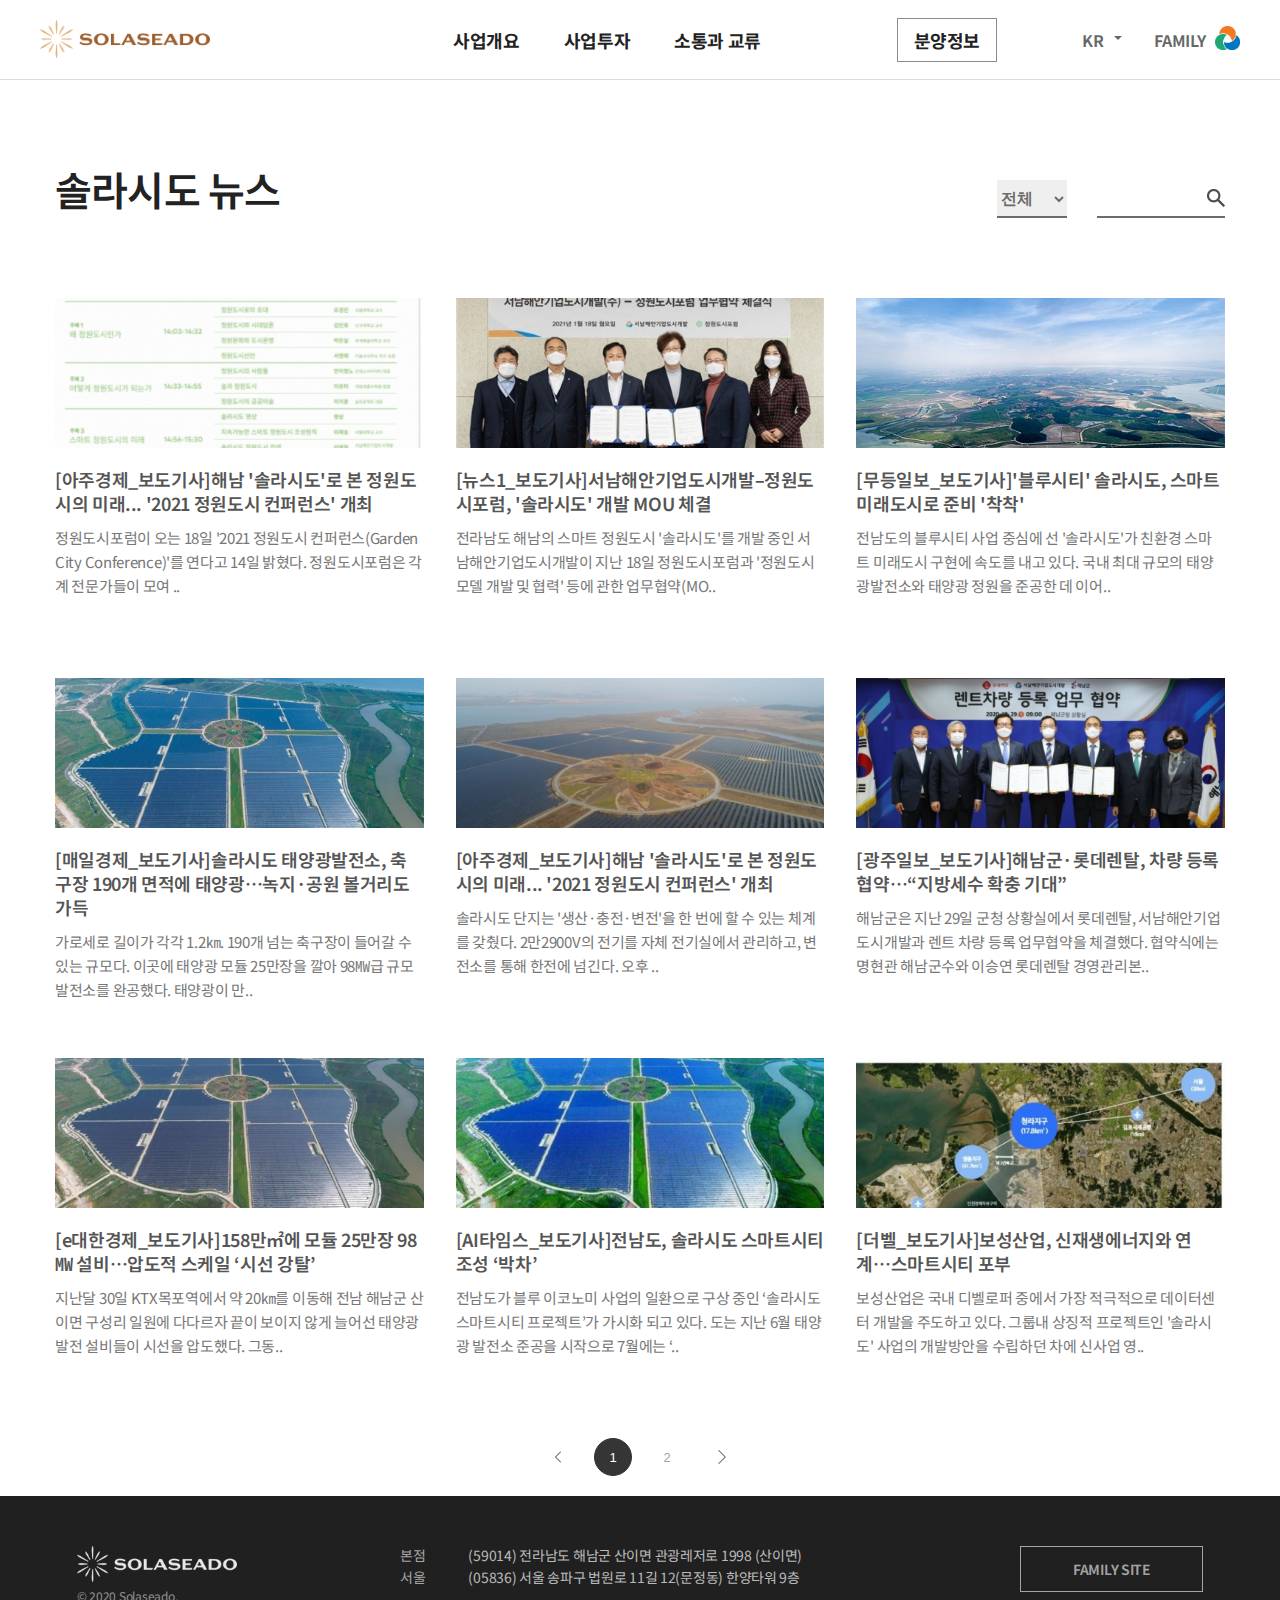
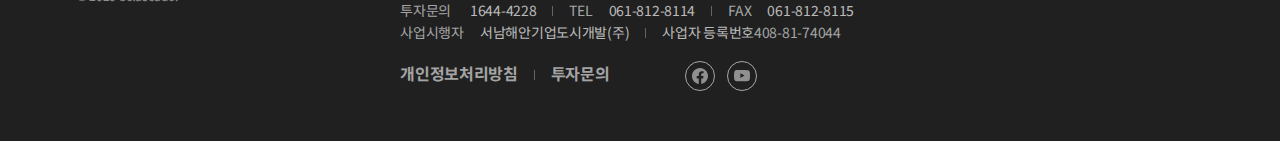
<file: sub/news.html>
<!DOCTYPE html>
<html lang="en">
<head>
    <meta charset="UTF-8">
    <meta http-equiv="X-UA-Compatible" content="IE=edge">
    <meta name="viewport" content="width=device-width, initial-scale=1.0">
    <title>태양의 도시 솔라시도</title>
    <link rel="icon" href="../img/favicon.png"/>
    <!-- 제이쿼리 -->
    <script src="../js/jquery.min.js"></script>
    <script src="../js/jquery.mousewheel.min.js"></script>
    <!-- 자바스크립트 -->
    <script src="../js/layout.js"></script>
    <!-- Material Icons -->
    <link href="https://fonts.googleapis.com/icon?family=Material+Icons" rel="stylesheet">
    <!-- css -->
    <link rel="stylesheet" type="text/css" href="../css/reset.css">
    <link rel="stylesheet" type="text/css" href="../css/base.css">
    <link rel="stylesheet" type="text/css" href="../css/layout.css">
</head>
<body>
    <header style="background: white; border-bottom: 1px solid #ddd;">
        <h1>
            <a href="../index.html"><img src="../img/logo.png" alt="로고"></a>
        </h1>
        <div class="gnb">
            <ul class="nav">
                <li>
                    <a href="#">사업개요</a>
                    <ul class="submenu1" id="submenu1-1"></a>
                        <li>
                            <a href="./vision.html">
                                비전
                            </a>
                        </li>
                        <li>
                            <a href="./overview.html">
                                도시소개
                            </a>
                        </li>
                        <li>
                            <a href="./development.html">
                                개발현황
                            </a>
                        </li>
                        <li>
                            <a href="./target2030.html">
                                TARGET2030
                            </a>
                        </li>
                    </ul>
                </li>
                <li>
                    <a href="#">사업투자</a>
                    <ul class="submenu1" id="submenu1-2"></a>
                        <li>
                            <a href="./residentialarea.html">
                                주택단지
                            </a>
                        </li>
                        <li>
                            <a href="./re100.html">
                                RE100 산업단지
                            </a>
                        </li>
                        <li>
                            <a href="./smartfarm.html">
                                스마트팜
                            </a>
                        </li>
                        <li>
                            <a href="./leisure.html">
                                관광레져
                            </a>
                        </li>
                    </ul>
                </li>
                <li>
                    <a href="#">소통과 교류</a>
                    <ul class="submenu1" id="submenu1-3"></a>
                        <li>
                            <a href="./news.html" style="padding-left: 100px">
                                뉴스
                            </a>
                        </li>
                        <li>
                            <a href="./smartideasharing.html">
                                SMART IDEA SHARING
                            </a>
                        </li>
                        <li>
                            <a href="./employment.html">
                                채용
                            </a>
                        </li>
                    </ul>
                </li>
            </ul>
            <ul class="sales">
                <li>
                    <a href="#">분양정보</a>
                    <ul class="submenu2">
                        <li>
                            <a href="#">
                                분양공고
                            </a>
                        </li>
                        <li>
                            <a href="#">
                                공지사항
                            </a>
                        </li>
                        <li>
                            <a href="#">
                                자료실
                            </a>
                        </li>
                    </ul>
                </li>
            </ul>
        </div>
        <div class="sidemenu">
            <input type="checkbox" name="lang" id="lang">
            <label for="lang">
                <span>KR<div class="triangle"></div></span>
                <span>EN<div class="triangle"></div></span>
            </label>
            <a href="#">FAMILY
                <img src="../img/bosung-symbol.png" alt="보성로고">
            </a>
        </div>
        <div class="submenucover"></div>
        <div class="tabletmenu">
            <input type="checkbox" id="menu">
            <label for="menu">
                <img src="../img/btn_mobile_menu_s.png">
                <img src="../img/close.png">
            </label>
            <div class="tabletsubmenu">
                <ul>
                    <li>
                        <ul class="t-submenu">
                            <a href="#">사업개요</a>
                            <li><a href="./vision.html">비전</a></li>
                            <li><a href="./overview.html">도시소개</a></li>
                            <li><a href="./development.html">개발현황</a></li>
                            <li><a href="./target2030.html">TARGET2030</a></li>
                        </ul>
                    </li>
                    <li>
                        <ul class="t-submenu">
                            <a href="#">사업투자</a>
                            <li><a href="./residentialarea.html">주택단지</a></li>
                            <li><a href="./re100.html">RE100 산업단지</a></li>
                            <li><a href="./smartfarm.html">스마트팜</a></li>
                            <li><a href="./leisure.html">관광레저</a></li>
                        </ul>
                    </li>
                    <li>
                        <ul class="t-submenu">
                            <a href="#">소통과 교류</a>
                            <li><a href="./news.html">뉴스</a></li>
                            <li><a href="./smartideasharing.html">SMART IDEA SHARING</a></li>
                            <li><a href="./employment.html">채용</a></li>
                        </ul>
                    </li>
                    <li>
                        <ul class="t-submenu">
                            <a href="#">분양정보</a>
                            <li><a href="#">분양공고</a></li>
                            <li><a href="#">공지사항</a></li>
                            <li><a href="#">자료실</a></li>
                        </ul>
                    </li>
                </ul>
            </div>
        </div>
    </header>
    <div id="wrap">
        <section class="news1">
            <div>
                <h2>솔라시도 뉴스</h2>
                <form action="#" method="POST">
                    <select>
                        <option>전체</option>
                        <option>제목</option>
                        <option>내용</option>
                    </select>
                    <span class="search">
                        <input type="text">
                        <button><img src="../img/bg_search_btn.png"></button>
                    </span>
                </form>
            </div>
            <div class="news1-1">
                <div>
                    <div class="news1-1img">
                        <a href="#">
                            <img src="../img/news-1.png" style="top:-200px">
                        </a>
                    </div>
                    <h2>
                        <a href="#">
                            [아주경제_보도기사]해남 '솔라시도'로 본 정원도시의 미래...
                            '2021 정원도시 컨퍼런스' 개최
                        </a>
                    </h2>
                    <h4>
                        정원도시포럼이 오는 18일 '2021 정원도시 컨퍼런스(Garden City Conference)'를 
                        연다고 14일 밝혔다. 정원도시포럼은 각계 전문가들이 모여 ..
                    </h4>
                </div>
                <div>
                    <div class="news1-1img">
                        <a href="#">
                            <img src="../img/news-2.jpg">
                        </a>
                    </div>
                    <h2>
                        <a href="#">
                            [뉴스1_보도기사]서남해안기업도시개발–정원도시포럼, 
                            '솔라시도' 개발 MOU 체결
                        </a>
                    </h2>
                    <h4>
                        전라남도 해남의 스마트 정원도시 '솔라시도'를 개발 중인 서남해안기업도시개발이 
                        지난 18일 정원도시포럼과 '정원도시 모델 개발 및 협력' 등에 관한 업무협약(MO..
                    </h4>
                </div>
                <div>
                    <div class="news1-1img">
                        <a href="#">
                            <img src="../img/news-3.jpg">
                        </a>
                    </div>
                    <h2>
                        <a href="#">
                            [무등일보_보도기사]'블루시티' 솔라시도, 스마트 미래도시로 준비 '착착'
                        </a>
                    </h2>
                    <h4>
                        전남도의 블루시티 사업 중심에 선 '솔라시도'가 친환경 스마트 미래도시 구현에 속도를 내고 있다. 
                        국내 최대 규모의 태양광발전소와 태양광 정원을 준공한 데 이어..
                    </h4>
                </div>
                <div>
                    <div class="news1-1img">
                        <a href="#">
                            <img src="../img/news-4.jpg">
                        </a>
                    </div>
                    <h2>
                        <a href="#">
                            [매일경제_보도기사]솔라시도 태양광발전소, 축구장 190개 면적에 태양광…녹지·공원 볼거리도 가득
                        </a>
                    </h2>
                    <h4>
                        가로세로 길이가 각각 1.2㎞. 190개 넘는 축구장이 들어갈 수 있는 규모다. 
                        이곳에 태양광 모듈 25만장을 깔아 98㎿급 규모 발전소를 완공했다. 태양광이 만..
                    </h4>
                </div>
                <div>
                    <div class="news1-1img">
                        <a href="#">
                            <img src="../img/news-5.jpg">
                        </a>
                    </div>
                    <h2>
                        <a href="#">
                            [아주경제_보도기사]해남 '솔라시도'로 본 정원도시의 미래... 
                            '2021 정원도시 컨퍼런스' 개최
                        </a>
                    </h2>
                    <h4>
                        솔라시도 단지는 '생산·충전·변전'을 한 번에 할 수 있는 체계를 갖췄다. 
                        2만2900V의 전기를 자체 전기실에서 관리하고, 변전소를 통해 한전에 넘긴다. 오후 ..
                    </h4>
                </div>
                <div>
                    <div class="news1-1img">
                        <a href="#">
                            <img src="../img/news-6.jpg">
                        </a>
                    </div>
                    <h2>
                        <a href="#">
                            [광주일보_보도기사]해남군·롯데렌탈, 차량 등록 협약…“지방세수 확충 기대”
                        </a>
                    </h2>
                    <h4>
                        해남군은 지난 29일 군청 상황실에서 롯데렌탈, 서남해안기업도시개발과 렌트 차량 등록 업무협약을 체결했다. 
                        협약식에는 명현관 해남군수와 이승연 롯데렌탈 경영관리본..
                    </h4>
                </div>
                <div>
                    <div class="news1-1img">
                        <a href="#">
                            <img src="../img/news-7.jpg">
                        </a>
                    </div>
                    <h2>
                        <a href="#">
                            [e대한경제_보도기사]158만㎡에 모듈 25만장 98㎿ 설비…압도적 스케일 ‘시선 강탈’
                        </a>
                    </h2>
                    <h4>
                        지난달 30일 KTX목포역에서 약 20㎞를 이동해 전남 해남군 산이면 구성리 
                        일원에 다다르자 끝이 보이지 않게 늘어선 태양광 발전 설비들이 시선을 압도했다. 그동..
                    </h4>
                </div>
                <div>
                    <div class="news1-1img">
                        <a href="#">
                            <img src="../img/news-8.jpg">
                        </a>
                    </div>
                    <h2>
                        <a href="#">
                            [AI타임스_보도기사]전남도, 솔라시도 스마트시티 조성 ‘박차’
                        </a>
                    </h2>
                    <h4>
                        전남도가 블루 이코노미 사업의 일환으로 구상 중인 ‘솔라시도 스마트시티 프로젝트’가 가시화 되고 있다. 
                        도는 지난 6월 태양광 발전소 준공을 시작으로 7월에는 ‘..
                    </h4>
                </div>
                <div>
                    <div class="news1-1img">
                        <a href="#">
                            <img src="../img/news-9.jpg">
                        </a>
                    </div>
                    <h2>
                        <a href="#">
                            [더벨_보도기사]보성산업, 신재생에너지와 연계…스마트시티 포부
                        </a>
                    </h2>
                    <h4>
                        보성산업은 국내 디벨로퍼 중에서 가장 적극적으로 데이터센터 개발을 주도하고 있다. 
                        그룹내 상징적 프로젝트인 '솔라시도' 사업의 개발방안을 수립하던 차에 신사업 영..
                    </h4>
                </div>
            </div>
            <div class="news1-1 news1-2">
                <div>
                    <div class="news1-1img">
                        <a href="#">
                            <img src="../img/news-10.jpg">
                        </a>
                    </div>
                    <h2>
                        <a href="#">
                            [전남일보_보도기사]해남 솔라시도에 'RE100 전용 시범국가산단' 추진
                        </a>
                    </h2>
                    <h4>
                        전남도가 해남 구성지구 일명 '솔라시도' 일원에 국가 주도 'RE100 전용 시범국가산업단지'
                        (이하 RE100 전용산단)를 추진한다. 'RE100'은 기업에 필..
                    </h4>
                </div>
                <div>
                    <div class="news1-1img">
                        <a href="#">
                            <img src="../img/news-11.jpg">
                        </a>
                    </div>
                    <h2>
                        <a href="#">
                            [뉴시스_보도기사]'전남 솔라시도' 글로벌 리조트 조성 투자유치 `청신호'
                        </a>
                    </h2>
                    <h4>
                        전남 영암·해남 관광레저형기업도시인 솔라시도 구성지구가 투자유치에 숨통이 트일 전망이다. 
                        26일 전남도에 따르면 솔라시도 구성지구의 글로벌 헬스&힐링 리조..
                    </h4>
                </div>
                <div>
                    
                </div>
            </div>
        </section>
        <div class="nextbtn">
            <button><img src="../img/left-chevron.png"></button>
            <button class="pagebtn">1</button>
            <button class="pagebtn">2</button>
            <button><img src="../img/right-chevron.png" style="left: 1px;"></button>
        </div>
    </div>
    <footer>
        <div>
            <h2>
                <img src="../img/solaseado-w.png">
                <span>
                    © 2020 Solaseado.
                </span>
            </h2>
            <div class="footer-info">
                <h4>
                    <span>본점</span>
                    (59014) 전라남도 해남군 산이면 관광레저로 1998 (산이면)
                </h4>
                <h4>
                    <span>서울</span>
                    (05836) 서울 송파구 법원로 11길 12(문정동) 한양타워 9층
                </h4>
                <h5 style="padding-top:10px;">
                    <span class="footer-txt">투자문의</span>
                    1644-4228<span class="footer-line"></span><span class="footer-txt">TEL</span>061-812-8114<span class="footer-line"></span><span class="footer-txt">FAX</span>061-812-8115
                </h5>
                <h5>
                    <span class="footer-txt">사업시행자</span>서남해안기업도시개발(주)<span class="footer-line"></span>사업자 등록번호<span class="footer-txt">408-81-74044</span>
                </h5>
                <h3>
                    <a href="#">개인정보처리방침</a><span class="footer-line"></span></span><a href="#">투자문의</a>
                    <span class="footer-sns">
                        <a href="https://www.facebook.com/Solaseado_솔라시도-2386427968066241" style="margin-right: 8px;">
                            <svg xmlns="http://www.w3.org/2000/svg" width="16" height="16" fill="rgba(255, 255, 255, 0.5)" class="bi bi-facebook" viewBox="0 0 16 16">
                                <path d="M16 8.049c0-4.446-3.582-8.05-8-8.05C3.58 0-.002 3.603-.002 8.05c0 4.017 2.926 7.347 6.75 7.951v-5.625h-2.03V8.05H6.75V6.275c0-2.017 1.195-3.131 3.022-3.131.876 0 1.791.157 1.791.157v1.98h-1.009c-.993 0-1.303.621-1.303 1.258v1.51h2.218l-.354 2.326H9.25V16c3.824-.604 6.75-3.934 6.75-7.951z"/>
                            </svg>
                        </a>
                        <a href="https://www.youtube.com/channel/UCC00d2CHe2WHX4k-8EMQ2ng">
                            <svg xmlns="http://www.w3.org/2000/svg" width="16" height="16" fill="rgba(255, 255, 255, 0.5)" class="bi bi-youtube" viewBox="0 0 16 16">
                                <path d="M8.051 1.999h.089c.822.003 4.987.033 6.11.335a2.01 2.01 0 0 1 1.415 1.42c.101.38.172.883.22 1.402l.01.104.022.26.008.104c.065.914.073 1.77.074 1.957v.075c-.001.194-.01 1.108-.082 2.06l-.008.105-.009.104c-.05.572-.124 1.14-.235 1.558a2.007 2.007 0 0 1-1.415 1.42c-1.16.312-5.569.334-6.18.335h-.142c-.309 0-1.587-.006-2.927-.052l-.17-.006-.087-.004-.171-.007-.171-.007c-1.11-.049-2.167-.128-2.654-.26a2.007 2.007 0 0 1-1.415-1.419c-.111-.417-.185-.986-.235-1.558L.09 9.82l-.008-.104A31.4 31.4 0 0 1 0 7.68v-.123c.002-.215.01-.958.064-1.778l.007-.103.003-.052.008-.104.022-.26.01-.104c.048-.519.119-1.023.22-1.402a2.007 2.007 0 0 1 1.415-1.42c.487-.13 1.544-.21 2.654-.26l.17-.007.172-.006.086-.003.171-.007A99.788 99.788 0 0 1 7.858 2h.193zM6.4 5.209v4.818l4.157-2.408L6.4 5.209z"/>
                            </svg>
                        </a>
                    </span>
                </h3>
            </div>
            <ul class="familysite">
                FAMILY SITE
                <li>
                    <ul class="fs-submenu">
                        <li><a href="#">보성그룹</a></li>
                        <li><a href="#">솔라시도CC</a></li>
                        <li><a href="#">한양</a></li>
                        <li><a href="#">한양수자인</a></li>
                        <li><a href="#">보성산업</a></li>
                        <li><a href="#">코리아에셋매니지먼트</a></li>
                        <li><a href="#">파인힐스</a></li>
                        <li><a href="#">파인비치</a></li>
                        <li><a href="#">해원에스티</a></li>
                        <li><a href="#">해원앰에스씨</a></li>
                        <li><a href="#">여수국제항만</a></li>
                    </ul>
                </li>
            </ul>
        </div>
    </footer>
</body>
</html>
</file>
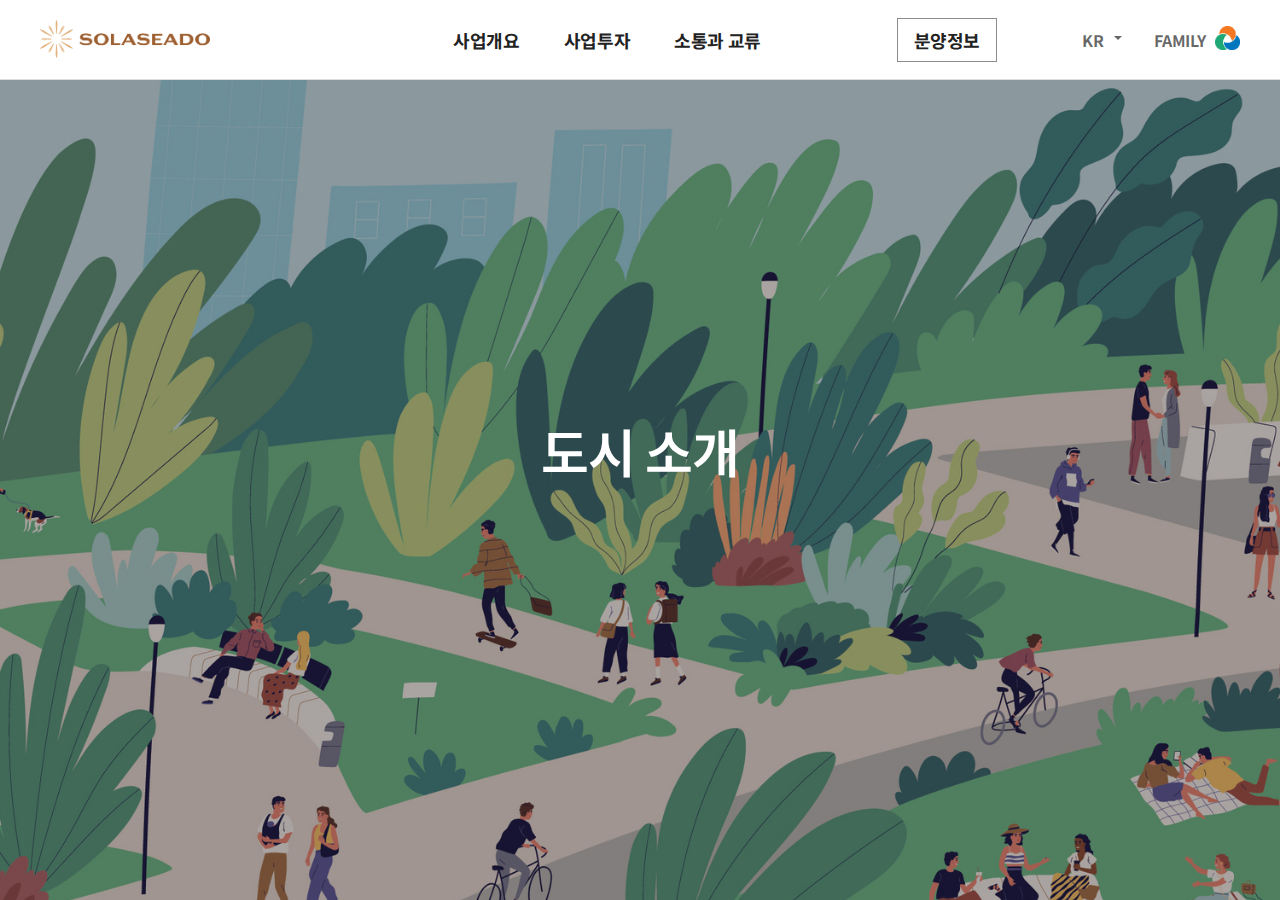
<file: sub/overview.html>
<!DOCTYPE html>
<html lang="en">
<head>
    <meta charset="UTF-8">
    <meta http-equiv="X-UA-Compatible" content="IE=edge">
    <meta name="viewport" content="width=device-width, initial-scale=1.0">
    <title>태양의 도시 솔라시도</title>
    <link rel="icon" href="../img/favicon.png"/>
    <!-- 제이쿼리 -->
    <script src="../js/jquery.min.js"></script>
    <script src="../js/jquery.mousewheel.min.js"></script>
    <!-- 자바스크립트 -->
    <script src="../js/layout.js"></script>
    <script src="../js/overviewScroll.js"></script>
    <!-- Material Icons -->
    <link href="https://fonts.googleapis.com/icon?family=Material+Icons" rel="stylesheet">
    <!-- css -->
    <link rel="stylesheet" type="text/css" href="../css/reset.css">
    <link rel="stylesheet" type="text/css" href="../css/base.css">
    <link rel="stylesheet" type="text/css" href="../css/layout.css">
</head>
<body>
    <header style="background: white; border-bottom: 1px solid #ddd;">
        <h1>
            <a href="../index.html"><img src="../img/logo.png" alt="로고"></a>
        </h1>
        <div class="gnb">
            <ul class="nav">
                <li>
                    <a href="#">사업개요</a>
                    <ul class="submenu1" id="submenu1-1"></a>
                        <li>
                            <a href="./vision.html">
                                비전
                            </a>
                        </li>
                        <li>
                            <a href="./overview.html">
                                도시소개
                            </a>
                        </li>
                        <li>
                            <a href="./development.html">
                                개발현황
                            </a>
                        </li>
                        <li>
                            <a href="./target2030.html">
                                TARGET2030
                            </a>
                        </li>
                    </ul>
                </li>
                <li>
                    <a href="#">사업투자</a>
                    <ul class="submenu1" id="submenu1-2"></a>
                        <li>
                            <a href="./residentialarea.html">
                                주택단지
                            </a>
                        </li>
                        <li>
                            <a href="./re100.html">
                                RE100 산업단지
                            </a>
                        </li>
                        <li>
                            <a href="./smartfarm.html">
                                스마트팜
                            </a>
                        </li>
                        <li>
                            <a href="./leisure.html">
                                관광레져
                            </a>
                        </li>
                    </ul>
                </li>
                <li>
                    <a href="#">소통과 교류</a>
                    <ul class="submenu1" id="submenu1-3"></a>
                        <li>
                            <a href="./news.html" style="padding-left: 100px">
                                뉴스
                            </a>
                        </li>
                        <li>
                            <a href="./smartideasharing.html">
                                SMART IDEA SHARING
                            </a>
                        </li>
                        <li>
                            <a href="./employment.html">
                                채용
                            </a>
                        </li>
                    </ul>
                </li>
            </ul>
            <ul class="sales">
                <li>
                    <a href="#">분양정보</a>
                    <ul class="submenu2">
                        <li>
                            <a href="#">
                                분양공고
                            </a>
                        </li>
                        <li>
                            <a href="#">
                                공지사항
                            </a>
                        </li>
                        <li>
                            <a href="#">
                                자료실
                            </a>
                        </li>
                    </ul>
                </li>
            </ul>
        </div>
        <div class="sidemenu">
            <input type="checkbox" name="lang" id="lang">
            <label for="lang">
                <span>KR<div class="triangle"></div></span>
                <span>EN<div class="triangle"></div></span>
            </label>
            <a href="#">FAMILY
                <img src="../img/bosung-symbol.png" alt="보성로고">
            </a>
        </div>
        <div class="submenucover"></div>
        <div class="tabletmenu">
            <input type="checkbox" id="menu">
            <label for="menu">
                <img src="../img/btn_mobile_menu_s.png">
                <img src="../img/close.png">
            </label>
            <div class="tabletsubmenu">
                <ul>
                    <li>
                        <ul class="t-submenu">
                            <a href="#">사업개요</a>
                            <li><a href="./vision.html">비전</a></li>
                            <li><a href="./overview.html">도시소개</a></li>
                            <li><a href="./development.html">개발현황</a></li>
                            <li><a href="./target2030.html">TARGET2030</a></li>
                        </ul>
                    </li>
                    <li>
                        <ul class="t-submenu">
                            <a href="#">사업투자</a>
                            <li><a href="./residentialarea.html">주택단지</a></li>
                            <li><a href="./re100.html">RE100 산업단지</a></li>
                            <li><a href="./smartfarm.html">스마트팜</a></li>
                            <li><a href="./leisure.html">관광레저</a></li>
                        </ul>
                    </li>
                    <li>
                        <ul class="t-submenu">
                            <a href="#">소통과 교류</a>
                            <li><a href="./news.html">뉴스</a></li>
                            <li><a href="./smartideasharing.html">SMART IDEA SHARING</a></li>
                            <li><a href="./employment.html">채용</a></li>
                        </ul>
                    </li>
                    <li>
                        <ul class="t-submenu">
                            <a href="#">분양정보</a>
                            <li><a href="#">분양공고</a></li>
                            <li><a href="#">공지사항</a></li>
                            <li><a href="#">자료실</a></li>
                        </ul>
                    </li>
                </ul>
            </div>
        </div>
    </header>
    <div class="overview">
        <div class="o1">
            <img src="../img/header-about3-2.jpg">
            <h2>도시 소개</h2>
        </div>
        <div class="o2">
            <div class="o2-1">
                <div>
                    <img src="../img/city01.jpg">
                    <img src="../img/city-m.jpg"/>
                </div>
            </div>
            <div class="o2-2">
                <div>
                    <img src="../img/city02a.jpg">
                </div>
            </div>
            <div class="o2-3">
                <div>
                    <img src="../img/city02b.jpg">
                </div>
            </div>
            <div class="o2-4">
                <div>
                    <img src="../img/city02c.jpg">
                </div>
            </div>
            <div class="o2-5">
                <div>
                    <img src="../img/city02.jpg">
                </div>
            </div>
        </div>
        <div class="o2-6">
            <div>
                <img src="../img/city03.jpg">
            </div>
            <footer>
                <div>
                    <h2>
                        <img src="../img/solaseado-w.png">
                        <span>
                            © 2020 Solaseado.
                        </span>
                    </h2>
                    <div class="footer-info">
                        <h4>
                            <span>본점</span>
                            (59014) 전라남도 해남군 산이면 관광레저로 1998 (산이면)
                        </h4>
                        <h4>
                            <span>서울</span>
                            (05836) 서울 송파구 법원로 11길 12(문정동) 한양타워 9층
                        </h4>
                        <h5 style="padding-top:10px;">
                            <span class="footer-txt">투자문의</span>
                            1644-4228<span class="footer-line"></span><span class="footer-txt">TEL</span>061-812-8114<span class="footer-line"></span><span class="footer-txt">FAX</span>061-812-8115
                        </h5>
                        <h5>
                            <span class="footer-txt">사업시행자</span>서남해안기업도시개발(주)<span class="footer-line"></span>사업자 등록번호<span class="footer-txt">408-81-74044</span>
                        </h5>
                        <h3>
                            <a href="#">개인정보처리방침</a><span class="footer-line"></span></span><a href="#">투자문의</a>
                            <span class="footer-sns">
                                <a href="https://www.facebook.com/Solaseado_솔라시도-2386427968066241" style="margin-right: 8px;">
                                    <svg xmlns="http://www.w3.org/2000/svg" width="16" height="16" fill="rgba(255, 255, 255, 0.5)" class="bi bi-facebook" viewBox="0 0 16 16">
                                        <path d="M16 8.049c0-4.446-3.582-8.05-8-8.05C3.58 0-.002 3.603-.002 8.05c0 4.017 2.926 7.347 6.75 7.951v-5.625h-2.03V8.05H6.75V6.275c0-2.017 1.195-3.131 3.022-3.131.876 0 1.791.157 1.791.157v1.98h-1.009c-.993 0-1.303.621-1.303 1.258v1.51h2.218l-.354 2.326H9.25V16c3.824-.604 6.75-3.934 6.75-7.951z"/>
                                    </svg>
                                </a>
                                <a href="https://www.youtube.com/channel/UCC00d2CHe2WHX4k-8EMQ2ng">
                                    <svg xmlns="http://www.w3.org/2000/svg" width="16" height="16" fill="rgba(255, 255, 255, 0.5)" class="bi bi-youtube" viewBox="0 0 16 16">
                                        <path d="M8.051 1.999h.089c.822.003 4.987.033 6.11.335a2.01 2.01 0 0 1 1.415 1.42c.101.38.172.883.22 1.402l.01.104.022.26.008.104c.065.914.073 1.77.074 1.957v.075c-.001.194-.01 1.108-.082 2.06l-.008.105-.009.104c-.05.572-.124 1.14-.235 1.558a2.007 2.007 0 0 1-1.415 1.42c-1.16.312-5.569.334-6.18.335h-.142c-.309 0-1.587-.006-2.927-.052l-.17-.006-.087-.004-.171-.007-.171-.007c-1.11-.049-2.167-.128-2.654-.26a2.007 2.007 0 0 1-1.415-1.419c-.111-.417-.185-.986-.235-1.558L.09 9.82l-.008-.104A31.4 31.4 0 0 1 0 7.68v-.123c.002-.215.01-.958.064-1.778l.007-.103.003-.052.008-.104.022-.26.01-.104c.048-.519.119-1.023.22-1.402a2.007 2.007 0 0 1 1.415-1.42c.487-.13 1.544-.21 2.654-.26l.17-.007.172-.006.086-.003.171-.007A99.788 99.788 0 0 1 7.858 2h.193zM6.4 5.209v4.818l4.157-2.408L6.4 5.209z"/>
                                    </svg>
                                </a>
                            </span>
                        </h3>
                    </div>
                    <ul class="familysite">
                        FAMILY SITE
                        <li>
                            <ul class="fs-submenu">
                                <li><a href="#">보성그룹</a></li>
                                <li><a href="#">솔라시도CC</a></li>
                                <li><a href="#">한양</a></li>
                                <li><a href="#">한양수자인</a></li>
                                <li><a href="#">보성산업</a></li>
                                <li><a href="#">코리아에셋매니지먼트</a></li>
                                <li><a href="#">파인힐스</a></li>
                                <li><a href="#">파인비치</a></li>
                                <li><a href="#">해원에스티</a></li>
                                <li><a href="#">해원앰에스씨</a></li>
                                <li><a href="#">여수국제항만</a></li>
                            </ul>
                        </li>
                    </ul>
                </div>
            </footer>
        </div>
    </div>
</body>
</html>
</file>
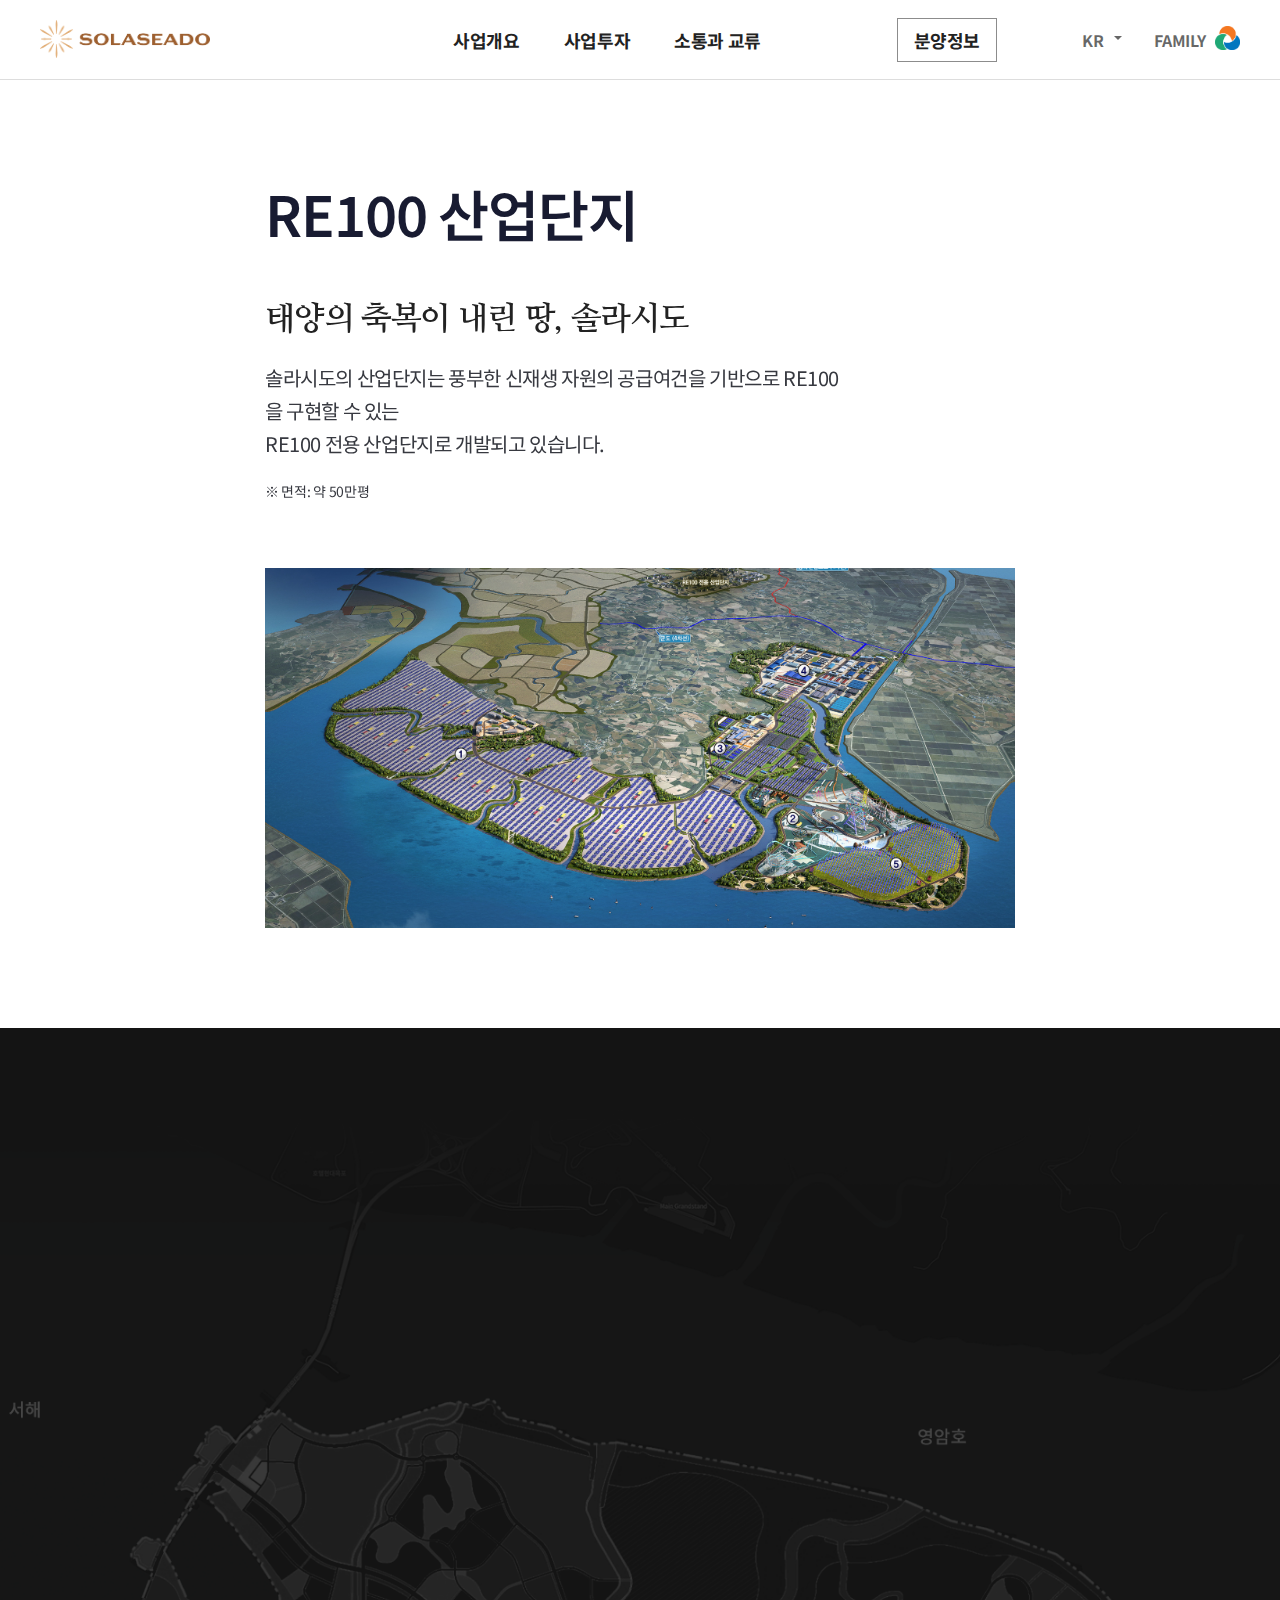
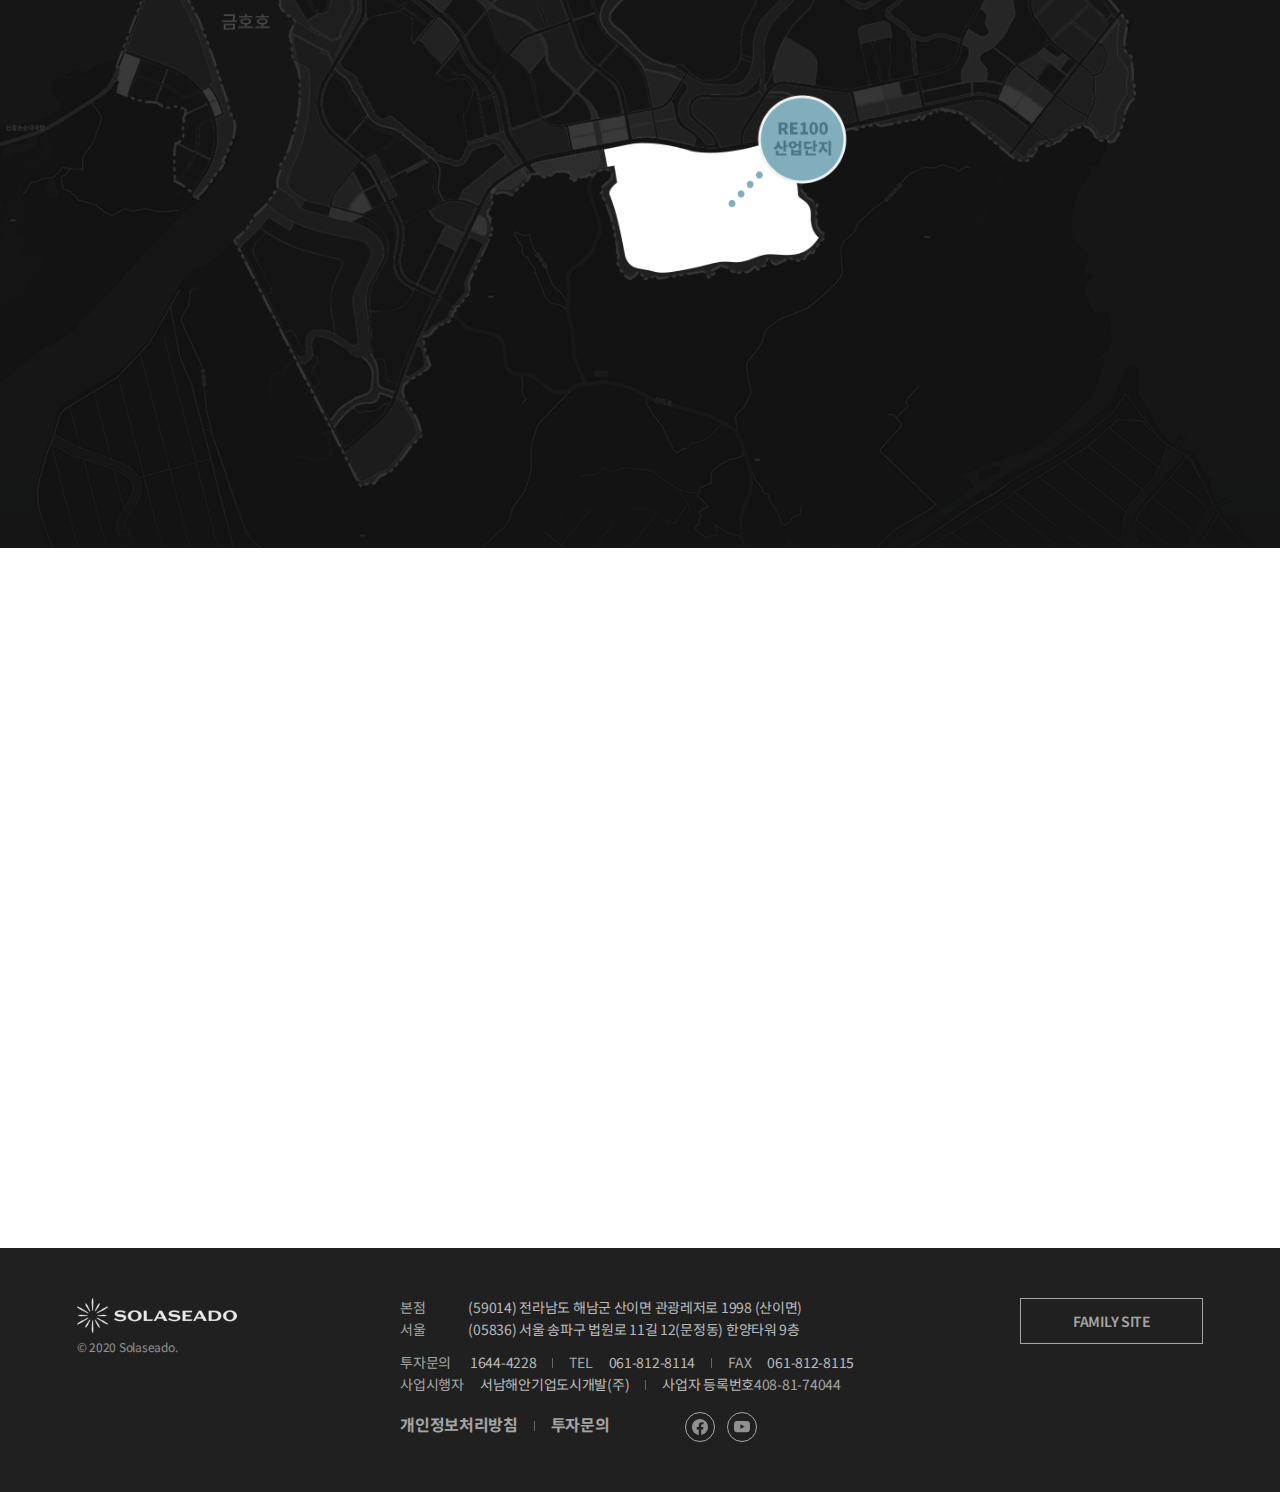
<file: sub/re100.html>
<!DOCTYPE html>
<html lang="en">
<head>
    <meta charset="UTF-8">
    <meta http-equiv="X-UA-Compatible" content="IE=edge">
    <meta name="viewport" content="width=device-width, initial-scale=1.0">
    <title>태양의 도시 솔라시도</title>
    <link rel="icon" href="../img/favicon.png"/>
    <!-- 제이쿼리 -->
    <script src="../js/jquery.min.js"></script>
    <script src="../js/jquery.mousewheel.min.js"></script>
    <!-- 제이쿼리 AOS 플러그인 -->
    <link rel="stylesheet" href="https://unpkg.com/aos@next/dist/aos.css">
    <script src="https://unpkg.com/aos@next/dist/aos.js"></script>
    <!-- 자바스크립트 -->
    <script src="../js/layout.js"></script>
    <!-- Material Icons -->
    <link href="https://fonts.googleapis.com/icon?family=Material+Icons" rel="stylesheet">
    <!-- css -->
    <link rel="stylesheet" type="text/css" href="../css/reset.css">
    <link rel="stylesheet" type="text/css" href="../css/base.css">
    <link rel="stylesheet" type="text/css" href="../css/layout.css">
</head>
<body>
    <script>
        //제이쿼리 AOS 플러그인
        AOS.init(); 
    </script>
    <header style="background: white; border-bottom: 1px solid #ddd;">
        <h1>
            <a href="../index.html"><img src="../img/logo.png" alt="로고"></a>
        </h1>
        <div class="gnb">
            <ul class="nav">
                <li>
                    <a href="#">사업개요</a>
                    <ul class="submenu1" id="submenu1-1"></a>
                        <li>
                            <a href="./vision.html">
                                비전
                            </a>
                        </li>
                        <li>
                            <a href="./overview.html">
                                도시소개
                            </a>
                        </li>
                        <li>
                            <a href="./development.html">
                                개발현황
                            </a>
                        </li>
                        <li>
                            <a href="./target2030.html">
                                TARGET2030
                            </a>
                        </li>
                    </ul>
                </li>
                <li>
                    <a href="#">사업투자</a>
                    <ul class="submenu1" id="submenu1-2"></a>
                        <li>
                            <a href="./residentialarea.html">
                                주택단지
                            </a>
                        </li>
                        <li>
                            <a href="./re100.html">
                                RE100 산업단지
                            </a>
                        </li>
                        <li>
                            <a href="./smartfarm.html">
                                스마트팜
                            </a>
                        </li>
                        <li>
                            <a href="./leisure.html">
                                관광레져
                            </a>
                        </li>
                    </ul>
                </li>
                <li>
                    <a href="#">소통과 교류</a>
                    <ul class="submenu1" id="submenu1-3"></a>
                        <li>
                            <a href="./news.html" style="padding-left: 100px">
                                뉴스
                            </a>
                        </li>
                        <li>
                            <a href="./smartideasharing.html">
                                SMART IDEA SHARING
                            </a>
                        </li>
                        <li>
                            <a href="./employment.html">
                                채용
                            </a>
                        </li>
                    </ul>
                </li>
            </ul>
            <ul class="sales">
                <li>
                    <a href="#">분양정보</a>
                    <ul class="submenu2">
                        <li>
                            <a href="#">
                                분양공고
                            </a>
                        </li>
                        <li>
                            <a href="#">
                                공지사항
                            </a>
                        </li>
                        <li>
                            <a href="#">
                                자료실
                            </a>
                        </li>
                    </ul>
                </li>
            </ul>
        </div>
        <div class="sidemenu">
            <input type="checkbox" name="lang" id="lang">
            <label for="lang">
                <span>KR<div class="triangle"></div></span>
                <span>EN<div class="triangle"></div></span>
            </label>
            <a href="#">FAMILY
                <img src="../img/bosung-symbol.png" alt="보성로고">
            </a>
        </div>
        <div class="submenucover"></div>
        <div class="tabletmenu">
            <input type="checkbox" id="menu">
            <label for="menu">
                <img src="../img/btn_mobile_menu_s.png">
                <img src="../img/close.png">
            </label>
            <div class="tabletsubmenu">
                <ul>
                    <li>
                        <ul class="t-submenu">
                            <a href="#">사업개요</a>
                            <li><a href="./vision.html">비전</a></li>
                            <li><a href="./overview.html">도시소개</a></li>
                            <li><a href="./development.html">개발현황</a></li>
                            <li><a href="./target2030.html">TARGET2030</a></li>
                        </ul>
                    </li>
                    <li>
                        <ul class="t-submenu">
                            <a href="#">사업투자</a>
                            <li><a href="./residentialarea.html">주택단지</a></li>
                            <li><a href="./re100.html">RE100 산업단지</a></li>
                            <li><a href="./smartfarm.html">스마트팜</a></li>
                            <li><a href="./leisure.html">관광레저</a></li>
                        </ul>
                    </li>
                    <li>
                        <ul class="t-submenu">
                            <a href="#">소통과 교류</a>
                            <li><a href="./news.html">뉴스</a></li>
                            <li><a href="./smartideasharing.html">SMART IDEA SHARING</a></li>
                            <li><a href="./employment.html">채용</a></li>
                        </ul>
                    </li>
                    <li>
                        <ul class="t-submenu">
                            <a href="#">분양정보</a>
                            <li><a href="#">분양공고</a></li>
                            <li><a href="#">공지사항</a></li>
                            <li><a href="#">자료실</a></li>
                        </ul>
                    </li>
                </ul>
            </div>
        </div>
    </header>
    <div id="wrap">
        <div class="re100">
            <div>
                <h2 data-aos="fade-up" data-aos-duration="700">
                    RE100 산업단지
                </h2>
                <h3 data-aos="fade-up" data-aos-duration="700" data-aos-delay="50">
                    태양의 축복이 내린 땅, 솔라시도
                </h3>
                <h4 data-aos="fade-up" data-aos-duration="700" data-aos-delay="100">
                    솔라시도의 산업단지는 풍부한 신재생 자원의 공급여건을 기반으로 RE100을 구현할 수 있는<br>
                    RE100 전용 산업단지로 개발되고 있습니다.
                </h4>
                <h5 data-aos="fade-up" data-aos-duration="700" data-aos-delay="150">
                    ※ 면적: 약 50만평
                </h5>
            </div>
            <div class="re100img">
                <img src="../img/cover-re100.jpg">
            </div>
            <div class="re100-1">
                <div>
                    <h2 data-aos="fade-up" data-aos-duration="700" data-aos-delay="100">
                        주민과 상생하는
                    </h2>
                    <h2 data-aos="fade-up" data-aos-duration="700" data-aos-delay="150">
                        햇빛공유 클러스터
                    </h2>
                    <h4 data-aos="fade-up" data-aos-duration="700" data-aos-delay="200">
                        우리는 기업이 사용하는 전력의 100%를 재생에너지로 충당하는 글로벌 캠페인이 실행 가능한 RE100 산업단지를 만들고자 합니다.
                    </h4>
                    <h4 data-aos="fade-up" data-aos-duration="700" data-aos-delay="250">
                        ‘한국형 그린뉴딜’의 핵심인 친환경에너지 산업단지 조성에 힘을 더하는 프로젝트입니다.
                    </h4>
                    <h4 data-aos="fade-up" data-aos-duration="700" data-aos-delay="300">
                        50만평 규모의 산업단지는 신재생에너지가 산업용으로 소비되는 상징적인 모범사례가 될 것입니다.
                    </h4>
                </div>
            </div>
            <div class="re100-2">
                <div>
                    <div class="re100-2a" data-aos="fade-up" data-aos-duration="700" data-aos-delay="100">
                        <ul>
                            <li>
                                국내 최고 수준의 일조량으로 3GW의 신재생에너지<br>
                                공급이 가능한 여건을 갖추었습니다.
                            </li>
                            <li>
                                솔라시도는 전국 최고 수준의 일조량을 자랑합니다.<br>
                                (3.9시간 이상/일)
                            </li>
                            <li>
                                인접 간척지 (부동지구 등) 및 호수 (영암호, 금호호) 등<br> 
                                신재생발전 부지 확보가 용이합니다.
                            </li>
                        </ul>
                    </div>
                    <div class="re100-2b" data-aos="fade-up" data-aos-duration="700" data-aos-delay="100">
                        <img src="../img/amountofthesun.jpg">
                        <h4>
                            출처 : 한국에너지기술연구원, 전국 연평균 일사량 (2018년 3월)
                        </h4>
                    </div>
                </div>
            </div>
        </div>
    </div>
    <footer>
        <div>
            <h2>
                <img src="../img/solaseado-w.png">
                <span>
                    © 2020 Solaseado.
                </span>
            </h2>
            <div class="footer-info">
                <h4>
                    <span>본점</span>
                    (59014) 전라남도 해남군 산이면 관광레저로 1998 (산이면)
                </h4>
                <h4>
                    <span>서울</span>
                    (05836) 서울 송파구 법원로 11길 12(문정동) 한양타워 9층
                </h4>
                <h5 style="padding-top:10px;">
                    <span class="footer-txt">투자문의</span>
                    1644-4228<span class="footer-line"></span><span class="footer-txt">TEL</span>061-812-8114<span class="footer-line"></span><span class="footer-txt">FAX</span>061-812-8115
                </h5>
                <h5>
                    <span class="footer-txt">사업시행자</span>서남해안기업도시개발(주)<span class="footer-line"></span>사업자 등록번호<span class="footer-txt">408-81-74044</span>
                </h5>
                <h3>
                    <a href="#">개인정보처리방침</a><span class="footer-line"></span></span><a href="#">투자문의</a>
                    <span class="footer-sns">
                        <a href="https://www.facebook.com/Solaseado_솔라시도-2386427968066241" style="margin-right: 8px;">
                            <svg xmlns="http://www.w3.org/2000/svg" width="16" height="16" fill="rgba(255, 255, 255, 0.5)" class="bi bi-facebook" viewBox="0 0 16 16">
                                <path d="M16 8.049c0-4.446-3.582-8.05-8-8.05C3.58 0-.002 3.603-.002 8.05c0 4.017 2.926 7.347 6.75 7.951v-5.625h-2.03V8.05H6.75V6.275c0-2.017 1.195-3.131 3.022-3.131.876 0 1.791.157 1.791.157v1.98h-1.009c-.993 0-1.303.621-1.303 1.258v1.51h2.218l-.354 2.326H9.25V16c3.824-.604 6.75-3.934 6.75-7.951z"/>
                            </svg>
                        </a>
                        <a href="https://www.youtube.com/channel/UCC00d2CHe2WHX4k-8EMQ2ng">
                            <svg xmlns="http://www.w3.org/2000/svg" width="16" height="16" fill="rgba(255, 255, 255, 0.5)" class="bi bi-youtube" viewBox="0 0 16 16">
                                <path d="M8.051 1.999h.089c.822.003 4.987.033 6.11.335a2.01 2.01 0 0 1 1.415 1.42c.101.38.172.883.22 1.402l.01.104.022.26.008.104c.065.914.073 1.77.074 1.957v.075c-.001.194-.01 1.108-.082 2.06l-.008.105-.009.104c-.05.572-.124 1.14-.235 1.558a2.007 2.007 0 0 1-1.415 1.42c-1.16.312-5.569.334-6.18.335h-.142c-.309 0-1.587-.006-2.927-.052l-.17-.006-.087-.004-.171-.007-.171-.007c-1.11-.049-2.167-.128-2.654-.26a2.007 2.007 0 0 1-1.415-1.419c-.111-.417-.185-.986-.235-1.558L.09 9.82l-.008-.104A31.4 31.4 0 0 1 0 7.68v-.123c.002-.215.01-.958.064-1.778l.007-.103.003-.052.008-.104.022-.26.01-.104c.048-.519.119-1.023.22-1.402a2.007 2.007 0 0 1 1.415-1.42c.487-.13 1.544-.21 2.654-.26l.17-.007.172-.006.086-.003.171-.007A99.788 99.788 0 0 1 7.858 2h.193zM6.4 5.209v4.818l4.157-2.408L6.4 5.209z"/>
                            </svg>
                        </a>
                    </span>
                </h3>
            </div>
            <ul class="familysite">
                FAMILY SITE
                <li>
                    <ul class="fs-submenu">
                        <li><a href="#">보성그룹</a></li>
                        <li><a href="#">솔라시도CC</a></li>
                        <li><a href="#">한양</a></li>
                        <li><a href="#">한양수자인</a></li>
                        <li><a href="#">보성산업</a></li>
                        <li><a href="#">코리아에셋매니지먼트</a></li>
                        <li><a href="#">파인힐스</a></li>
                        <li><a href="#">파인비치</a></li>
                        <li><a href="#">해원에스티</a></li>
                        <li><a href="#">해원앰에스씨</a></li>
                        <li><a href="#">여수국제항만</a></li>
                    </ul>
                </li>
            </ul>
        </div>
    </footer>
</body>
</html>
</file>
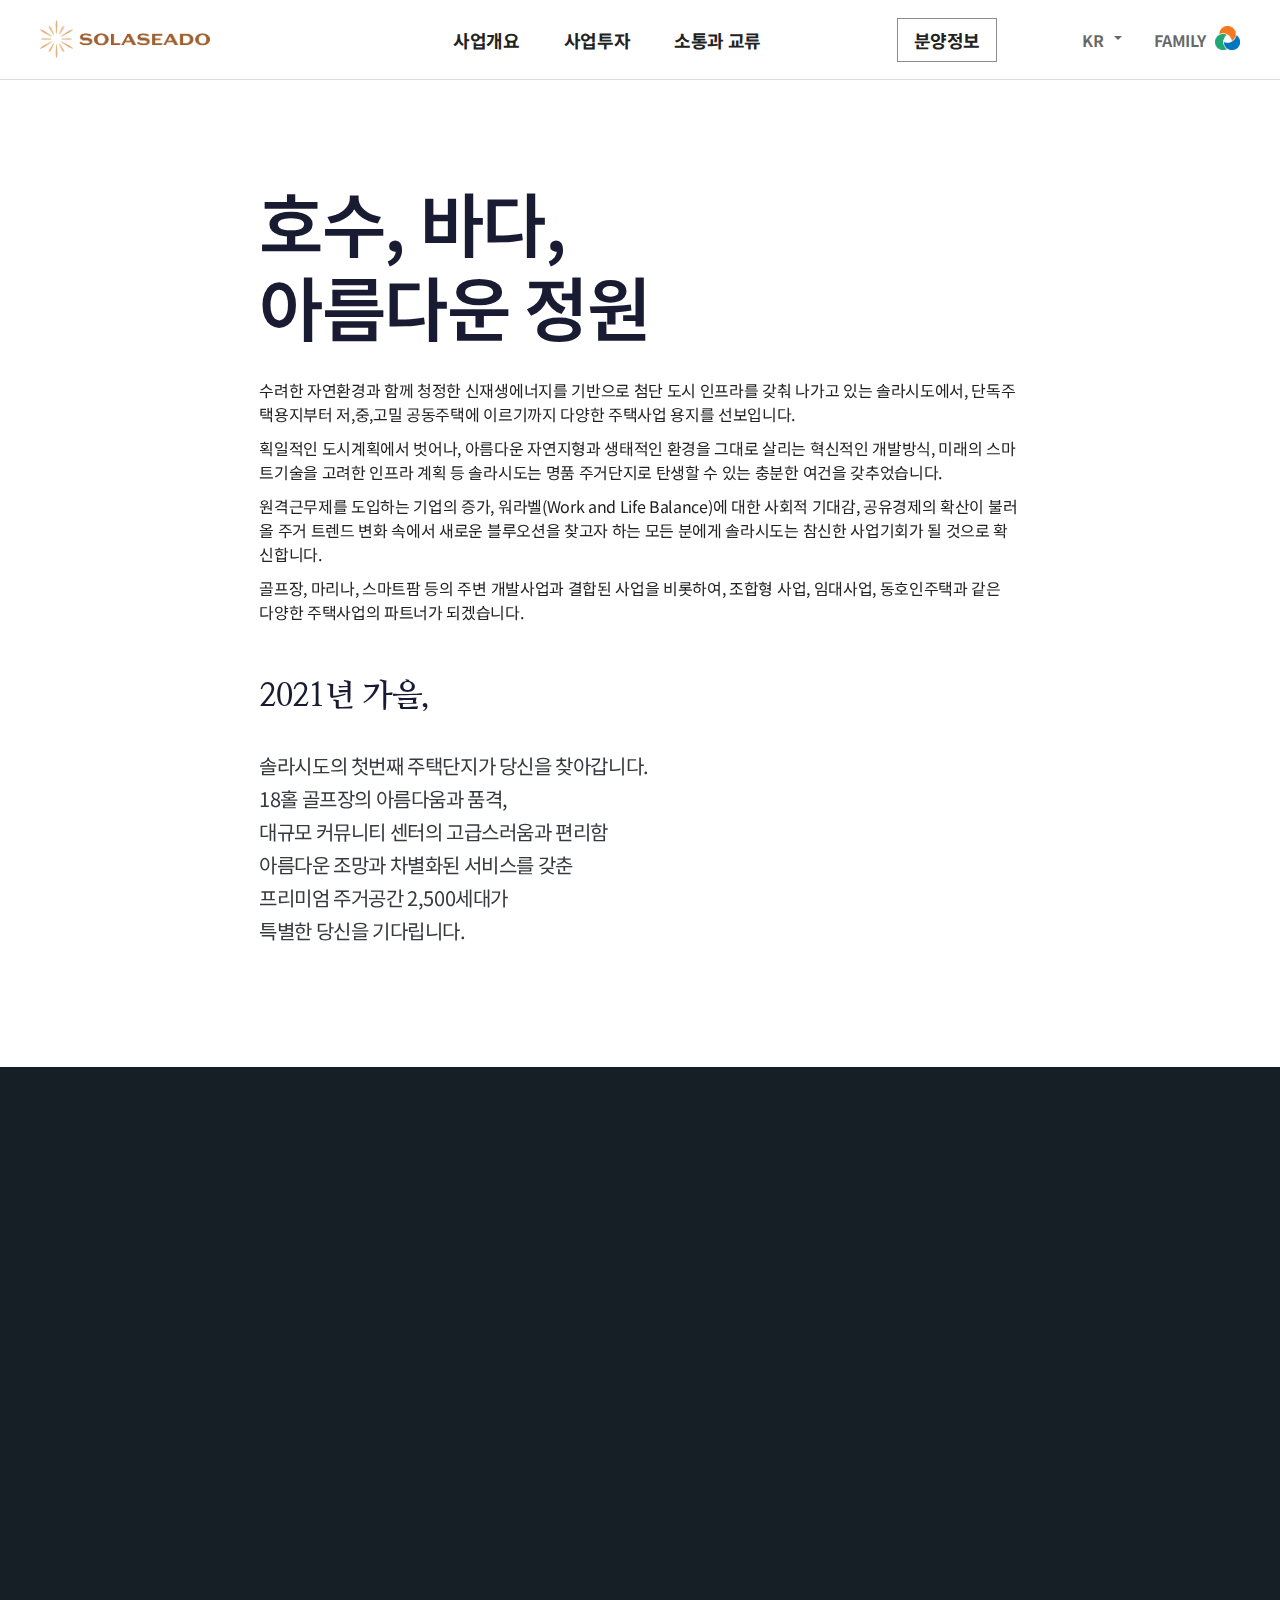
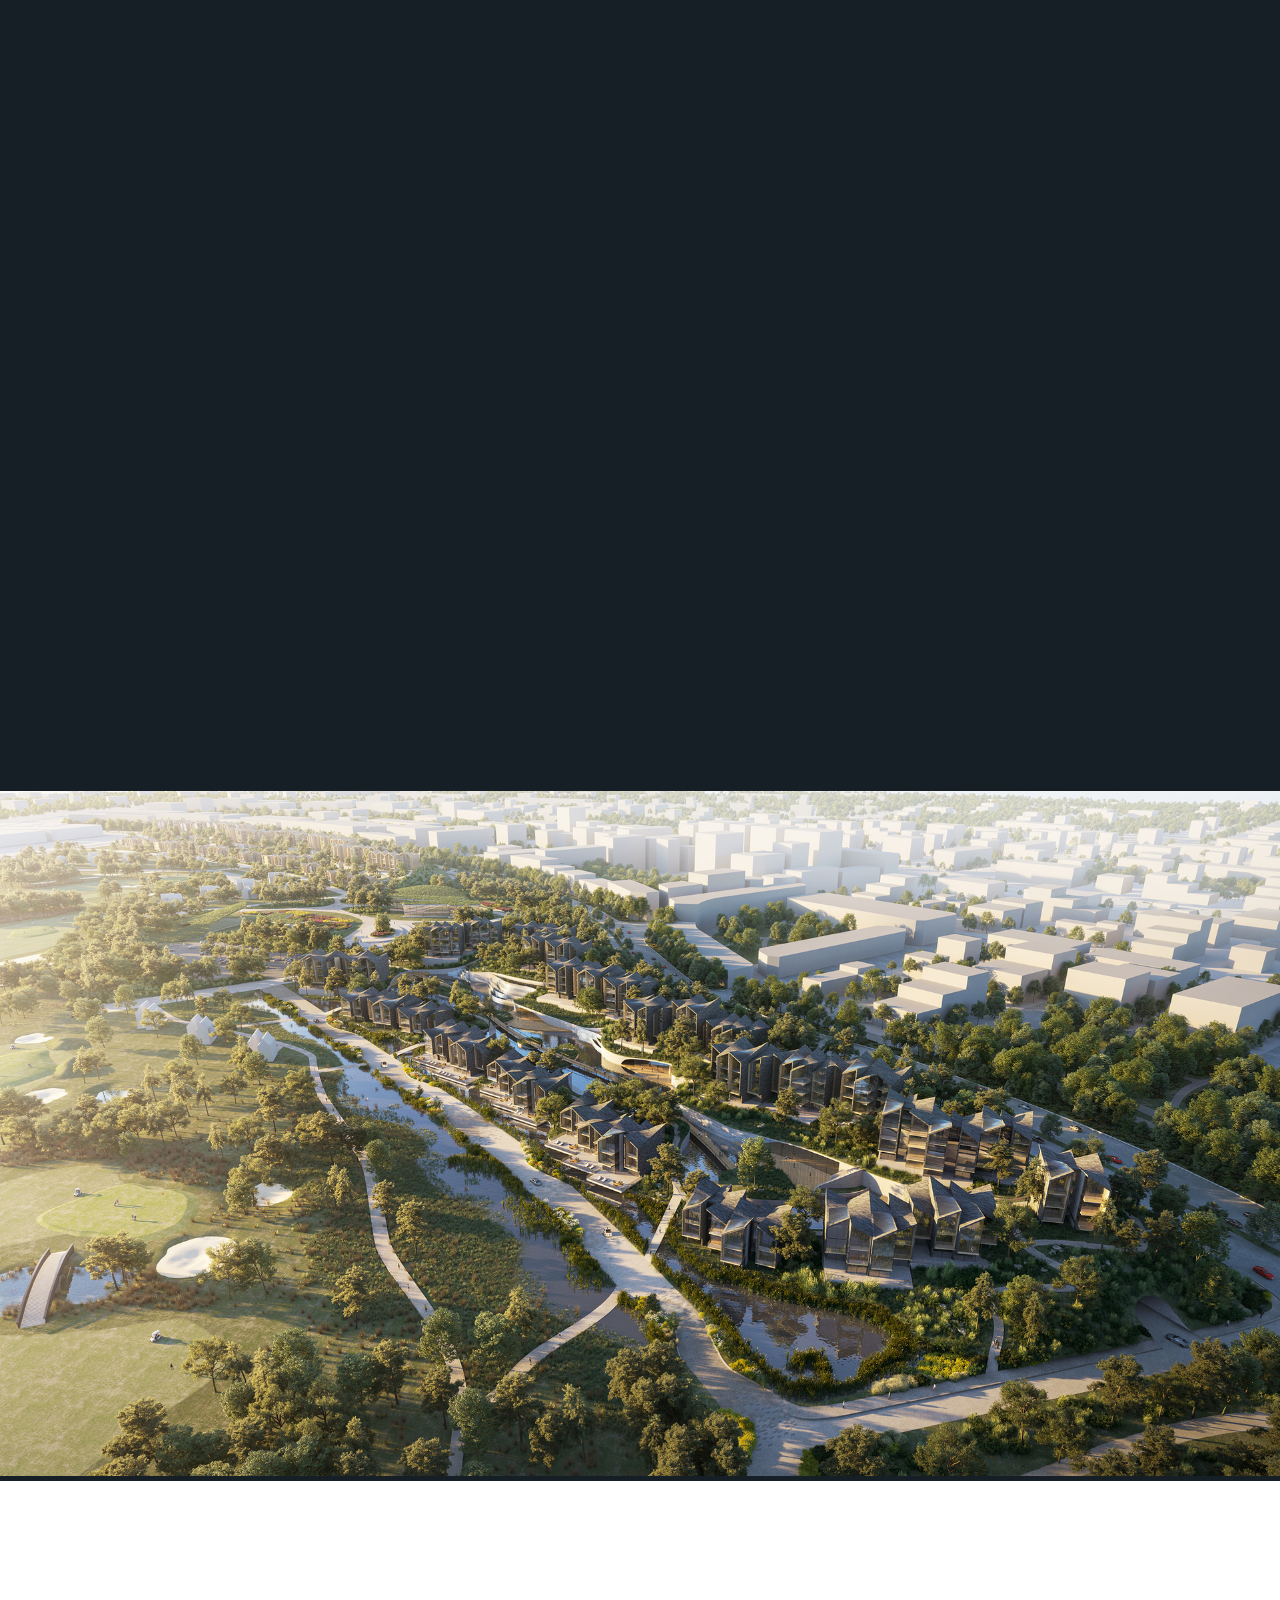
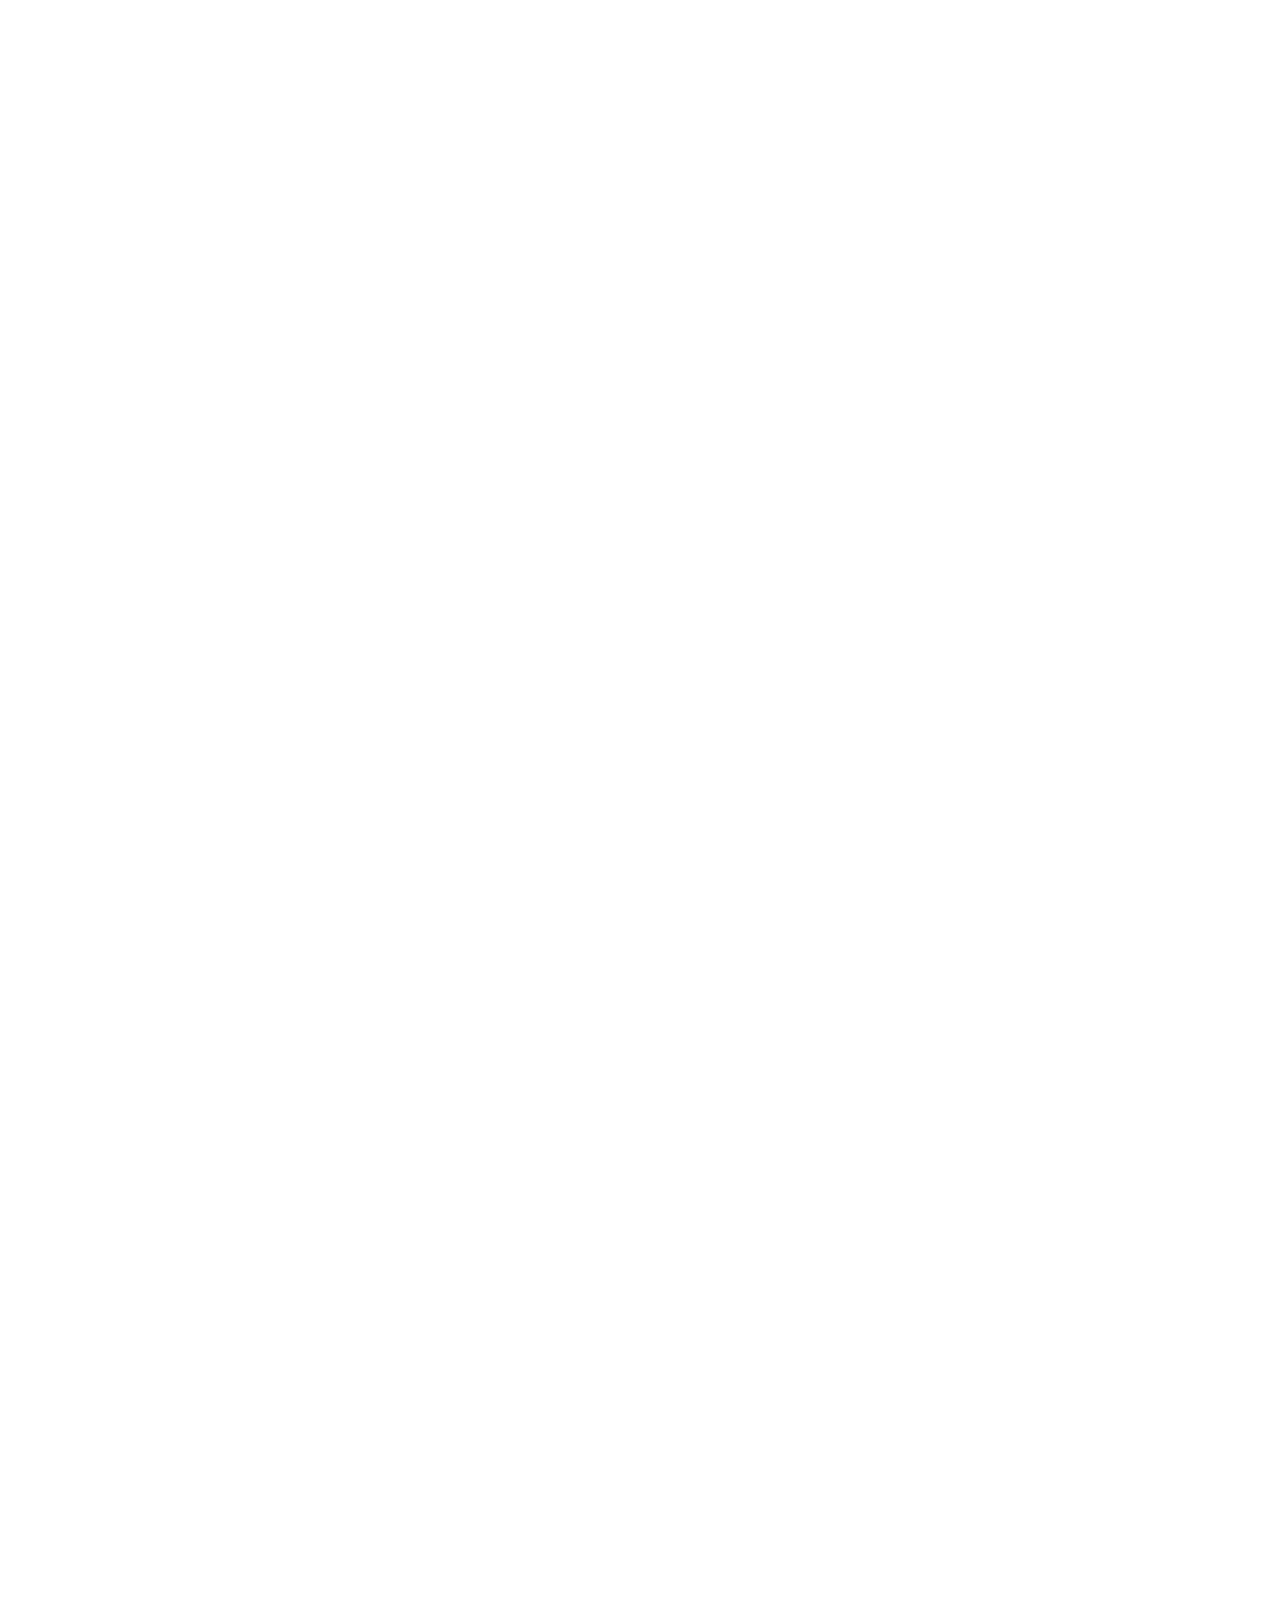
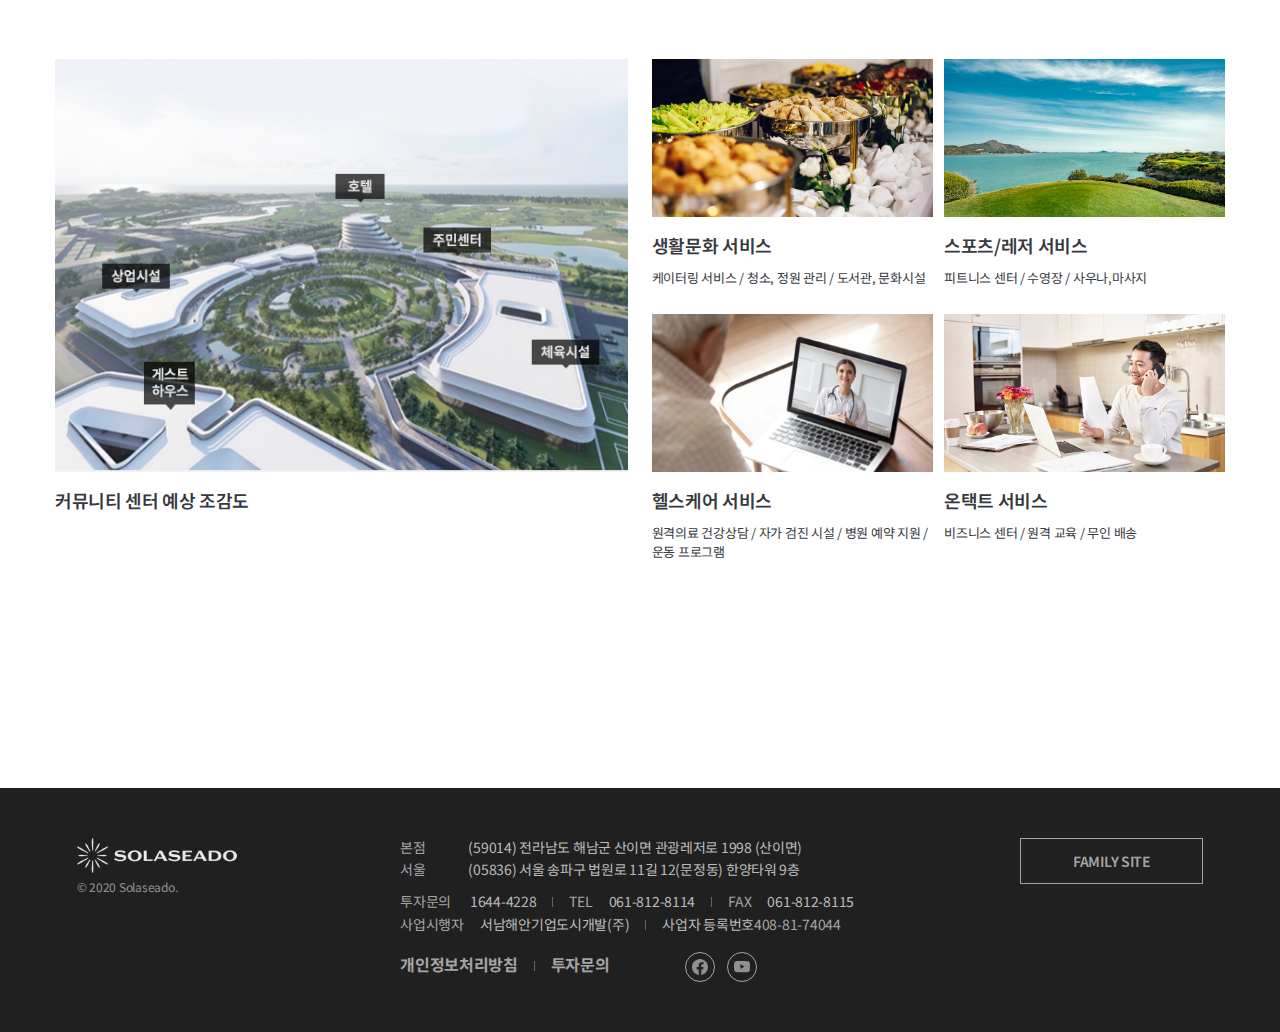
<file: sub/residentialarea.html>
<!DOCTYPE html>
<html lang="en">
<head>
    <meta charset="UTF-8">
    <meta http-equiv="X-UA-Compatible" content="IE=edge">
    <meta name="viewport" content="width=device-width, initial-scale=1.0">
    <title>태양의 도시 솔라시도</title>
    <link rel="icon" href="../img/favicon.png"/>
    <!-- 제이쿼리 -->
    <script src="../js/jquery.min.js"></script>
    <script src="../js/jquery.mousewheel.min.js"></script>
    <!-- 제이쿼리 AOS 플러그인 -->
    <link rel="stylesheet" href="https://unpkg.com/aos@next/dist/aos.css">
    <script src="https://unpkg.com/aos@next/dist/aos.js"></script>
    <!-- 자바스크립트 -->
    <script src="../js/layout.js"></script>
    <!-- Material Icons -->
    <link href="https://fonts.googleapis.com/icon?family=Material+Icons" rel="stylesheet">
    <!-- css -->
    <link rel="stylesheet" type="text/css" href="../css/reset.css">
    <link rel="stylesheet" type="text/css" href="../css/base.css">
    <link rel="stylesheet" type="text/css" href="../css/layout.css">
</head>
<body>
    <script>
        //제이쿼리 AOS 플러그인
        AOS.init(); 
    </script>
    <header style="background: white; border-bottom: 1px solid #ddd;">
        <h1>
            <a href="../index.html"><img src="../img/logo.png" alt="로고"></a>
        </h1>
        <div class="gnb">
            <ul class="nav">
                <li>
                    <a href="#">사업개요</a>
                    <ul class="submenu1" id="submenu1-1"></a>
                        <li>
                            <a href="./vision.html">
                                비전
                            </a>
                        </li>
                        <li>
                            <a href="./overview.html">
                                도시소개
                            </a>
                        </li>
                        <li>
                            <a href="./development.html">
                                개발현황
                            </a>
                        </li>
                        <li>
                            <a href="./target2030.html">
                                TARGET2030
                            </a>
                        </li>
                    </ul>
                </li>
                <li>
                    <a href="#">사업투자</a>
                    <ul class="submenu1" id="submenu1-2"></a>
                        <li>
                            <a href="./residentialarea.html">
                                주택단지
                            </a>
                        </li>
                        <li>
                            <a href="./re100.html">
                                RE100 산업단지
                            </a>
                        </li>
                        <li>
                            <a href="./smartfarm.html">
                                스마트팜
                            </a>
                        </li>
                        <li>
                            <a href="./leisure.html">
                                관광레져
                            </a>
                        </li>
                    </ul>
                </li>
                <li>
                    <a href="#">소통과 교류</a>
                    <ul class="submenu1" id="submenu1-3"></a>
                        <li>
                            <a href="./news.html" style="padding-left: 100px">
                                뉴스
                            </a>
                        </li>
                        <li>
                            <a href="./smartideasharing.html">
                                SMART IDEA SHARING
                            </a>
                        </li>
                        <li>
                            <a href="./employment.html">
                                채용
                            </a>
                        </li>
                    </ul>
                </li>
            </ul>
            <ul class="sales">
                <li>
                    <a href="#">분양정보</a>
                    <ul class="submenu2">
                        <li>
                            <a href="#">
                                분양공고
                            </a>
                        </li>
                        <li>
                            <a href="#">
                                공지사항
                            </a>
                        </li>
                        <li>
                            <a href="#">
                                자료실
                            </a>
                        </li>
                    </ul>
                </li>
            </ul>
        </div>
        <div class="sidemenu">
            <input type="checkbox" name="lang" id="lang">
            <label for="lang">
                <span>KR<div class="triangle"></div></span>
                <span>EN<div class="triangle"></div></span>
            </label>
            <a href="#">FAMILY
                <img src="../img/bosung-symbol.png" alt="보성로고">
            </a>
        </div>
        <div class="submenucover"></div>
        <div class="tabletmenu">
            <input type="checkbox" id="menu">
            <label for="menu">
                <img src="../img/btn_mobile_menu_s.png">
                <img src="../img/close.png">
            </label>
            <div class="tabletsubmenu">
                <ul>
                    <li>
                        <ul class="t-submenu">
                            <a href="#">사업개요</a>
                            <li><a href="./vision.html">비전</a></li>
                            <li><a href="./overview.html">도시소개</a></li>
                            <li><a href="./development.html">개발현황</a></li>
                            <li><a href="./target2030.html">TARGET2030</a></li>
                        </ul>
                    </li>
                    <li>
                        <ul class="t-submenu">
                            <a href="#">사업투자</a>
                            <li><a href="./residentialarea.html">주택단지</a></li>
                            <li><a href="./re100.html">RE100 산업단지</a></li>
                            <li><a href="./smartfarm.html">스마트팜</a></li>
                            <li><a href="./leisure.html">관광레저</a></li>
                        </ul>
                    </li>
                    <li>
                        <ul class="t-submenu">
                            <a href="#">소통과 교류</a>
                            <li><a href="./news.html">뉴스</a></li>
                            <li><a href="./smartideasharing.html">SMART IDEA SHARING</a></li>
                            <li><a href="./employment.html">채용</a></li>
                        </ul>
                    </li>
                    <li>
                        <ul class="t-submenu">
                            <a href="#">분양정보</a>
                            <li><a href="#">분양공고</a></li>
                            <li><a href="#">공지사항</a></li>
                            <li><a href="#">자료실</a></li>
                        </ul>
                    </li>
                </ul>
            </div>
        </div>
    </header>
    <div id="wrap">
        <section class="ra-1">
            <div>
                <h2 data-aos="fade-up" data-aos-duration="700">
                    호수, 바다,<br>
                    아름다운 정원
                </h2>
                <h3 data-aos="fade-up" data-aos-duration="700" data-aos-delay="50">
                    수려한 자연환경과 함께 청정한 신재생에너지를 기반으로 첨단 도시 인프라를 갖춰 나가고 있는 솔라시도에서,
                    단독주택용지부터 저,중,고밀 공동주택에 이르기까지 다양한 주택사업 용지를 선보입니다.
                </h3>
                <h3 data-aos="fade-up" data-aos-duration="700" data-aos-delay="100">
                    획일적인 도시계획에서 벗어나, 아름다운 자연지형과 생태적인 환경을 그대로 살리는 혁신적인 개발방식,
                    미래의 스마트기술을 고려한 인프라 계획 등 솔라시도는 명품 주거단지로 탄생할 수 있는 충분한 여건을 갖추었습니다.
                </h3>
                <h3 data-aos="fade-up" data-aos-duration="700" data-aos-delay="150">
                    원격근무제를 도입하는 기업의 증가, 워라벨(Work and Life Balance)에 대한 사회적 기대감,
                    공유경제의 확산이 불러올 주거 트렌드 변화 속에서 새로운 블루오션을 찾고자 하는 모든 분에게
                    솔라시도는 참신한 사업기회가 될 것으로 확신합니다.
                </h3>
                <h3 data-aos="fade-up" data-aos-duration="700" data-aos-delay="200">
                    골프장, 마리나, 스마트팜 등의 주변 개발사업과 결합된 사업을 비롯하여,
                    조합형 사업, 임대사업, 동호인주택과 같은 다양한 주택사업의 파트너가 되겠습니다.
                </h3>
                <h4 data-aos="fade-up" data-aos-duration="700" data-aos-delay="250">
                    2021년 가을,
                </h4>
                <h5 data-aos="fade-up" data-aos-duration="700" data-aos-delay="300">
                    솔라시도의 첫번째 주택단지가 당신을 찾아갑니다.<br>
                    18홀 골프장의 아름다움과 품격,<br>
                    대규모 커뮤니티 센터의 고급스러움과 편리함<br>
                    아름다운 조망과 차별화된 서비스를 갖춘<br>
                    프리미엄 주거공간 2,500세대가<br>
                    특별한 당신을 기다립니다.
                </h5>
            </div>
        </section>
        <section class="ra-2">
            <img src="../img/cover-residence.jpg" data-aos="zoom-in-up" data-aos-duration="700">
            <div>
                <div class="ra-2a">
                    <div>
                        <h2 data-aos="fade-up" data-aos-duration="700" data-aos-delay="0">
                            대한민국<br>
                            명품 레저주택의<br>
                            첫 출발
                        </h2>
                        <h3 data-aos="fade-up" data-aos-duration="700" data-aos-delay="100">
                            거실에서 바라보는 바다와 호수,<br>
                            그리고 명품 골프장의 아름다운 조경<br>
                            내집 앞 정원과 다양한 산책 코스를 통해 만나는 물길과 숲길.<br>
                            삶의 쉼표과 느낌표가 필요한 당신에게 솔라시도가<br>
                            대한민국 명품 레저 주택단지를 선보입니다.
                        </h3>
                        <div class="ra-2b" data-aos="fade-up" data-aos-duration="700" data-aos-delay="200">
                            <h4>
                                집을 나서면<br>
                                바로 만나는 바다와 호수로<br>
                                둘러싼 자연과 정원
                            </h4>
                            <h4>
                                특별한 장소에서<br>
                                만나는 새로운<br>
                                일상과 경험
                            </h4>
                            <h4>
                                대도시의 번잡함을<br>
                                잠시 미뤄두지만,<br>
                                생활의 편리함은 그대로
                            </h4>
                        </div>
                    </div>
                </div>
            </div>
            <img src="../img/cover-residence3.jpg">
        </section>
        <section class="ra-3">
            <div>
                <div class="ra-3txt">
                    <h2 data-aos="fade-up" data-aos-duration="700" data-aos-delay="0">
                        이국적인 풍광과
                    </h2>
                    <h2 data-aos="fade-up" data-aos-duration="700" data-aos-delay="50">
                        어울리는 유럽풍의
                    </h2>
                    <h2 data-aos="fade-up" data-aos-duration="700" data-aos-delay="100">
                        테라스 주택
                    </h2>
                    <h4 data-aos="fade-up" data-aos-duration="700" data-aos-delay="150">
                        유럽풍의 고품격 외관, 레저과 거주를 모두 고려한 내부 설계 컨셉,<br>
                        골프장의 프리미엄 조경과 연계된 명품 조경.<br>
                        국내 어디서도 볼 수 없는 프리미엄 레저 주거공간이 탄생됩니다.
                    </h4>
                </div>
                <div>
                    <img src="../img/residential-img11.jpg" data-aos="fade-in" data-aos-duration="1000">
                    <img src="../img/residential-img12.jpg" data-aos="fade-in" data-aos-duration="1000">
                    <img src="../img/residential-img13.jpg" data-aos="fade-in" data-aos-duration="1000">
                    <img src="../img/residential-img14.jpg" data-aos="fade-in" data-aos-duration="1000">
                </div>
            </div>
            <div style="margin-top: 0;">
                <div class="ra-3txt">
                    <h2 data-aos="fade-up" data-aos-duration="700" data-aos-delay="0">
                        커뮤니티에서 누리는
                    </h2>
                    <h2 data-aos="fade-up" data-aos-duration="700" data-aos-delay="50">
                        새로운 라이프스타일 경험
                    </h2>
                    <h4 data-aos="fade-up" data-aos-duration="700" data-aos-delay="100">
                        솔라시도에서는 새로운 레저 라이프스타일을 위한 다양한 시설과 서비스를 제공합니다.
                        수영장, 휘트니스, 사우나 등 실내 스포츠 시설과 게스트하우스, 다양한 동호회 활동을 통해
                        늘 몸과 마음의 컨디션을 최상으로 유지하실 수 있습니다.
                        각종 편의시설과 상업 시설을 통해 새로운 인생의 활력을 얻으실 수 있습니다.
                    </h4>
                </div>
                <div class="ra-4">
                    <div>
                        <img src="../img/residential-layout2.png">
                        <h4>
                            커뮤니티 센터 예상 조감도
                        </h4>
                    </div>
                    <div class="ra-4b">
                        <div>
                            <img src="../img/residential-img05.jpg">
                            <h4>
                                생활문화 서비스
                            </h4>
                            <h5>
                                케이터링 서비스 / 청소, 정원 관리 / 도서관, 문화시설
                            </h5>
                        </div>
                        <div>
                            <img src="../img/residential-img06.jpg">
                            <h4>
                                스포츠/레저 서비스
                            </h4>
                            <h5>
                                피트니스 센터 / 수영장 / 사우나,마사지
                            </h5>
                        </div>
                        <div>
                            <img src="../img/residential-img07.jpg">
                            <h4>
                                헬스케어 서비스
                            </h4>
                            <h5>
                                원격의료 건강상담 / 자가 검진 시설 / 병원 예약 지원 / 운동 프로그램
                            </h5>
                        </div>
                        <div>
                            <img src="../img/residential-img08.jpg">
                            <h4>
                                온택트 서비스
                            </h4>
                            <h5>
                                비즈니스 센터 / 원격 교육 / 무인 배송
                            </h5>
                        </div>
                    </div>
                </div>
            </div>
        </section>
    </div>
    <footer>
        <div>
            <h2>
                <img src="../img/solaseado-w.png">
                <span>
                    © 2020 Solaseado.
                </span>
            </h2>
            <div class="footer-info">
                <h4>
                    <span>본점</span>
                    (59014) 전라남도 해남군 산이면 관광레저로 1998 (산이면)
                </h4>
                <h4>
                    <span>서울</span>
                    (05836) 서울 송파구 법원로 11길 12(문정동) 한양타워 9층
                </h4>
                <h5 style="padding-top:10px;">
                    <span class="footer-txt">투자문의</span>
                    1644-4228<span class="footer-line"></span><span class="footer-txt">TEL</span>061-812-8114<span class="footer-line"></span><span class="footer-txt">FAX</span>061-812-8115
                </h5>
                <h5>
                    <span class="footer-txt">사업시행자</span>서남해안기업도시개발(주)<span class="footer-line"></span>사업자 등록번호<span class="footer-txt">408-81-74044</span>
                </h5>
                <h3>
                    <a href="#">개인정보처리방침</a><span class="footer-line"></span></span><a href="#">투자문의</a>
                    <span class="footer-sns">
                        <a href="https://www.facebook.com/Solaseado_솔라시도-2386427968066241" style="margin-right: 8px;">
                            <svg xmlns="http://www.w3.org/2000/svg" width="16" height="16" fill="rgba(255, 255, 255, 0.5)" class="bi bi-facebook" viewBox="0 0 16 16">
                                <path d="M16 8.049c0-4.446-3.582-8.05-8-8.05C3.58 0-.002 3.603-.002 8.05c0 4.017 2.926 7.347 6.75 7.951v-5.625h-2.03V8.05H6.75V6.275c0-2.017 1.195-3.131 3.022-3.131.876 0 1.791.157 1.791.157v1.98h-1.009c-.993 0-1.303.621-1.303 1.258v1.51h2.218l-.354 2.326H9.25V16c3.824-.604 6.75-3.934 6.75-7.951z"/>
                            </svg>
                        </a>
                        <a href="https://www.youtube.com/channel/UCC00d2CHe2WHX4k-8EMQ2ng">
                            <svg xmlns="http://www.w3.org/2000/svg" width="16" height="16" fill="rgba(255, 255, 255, 0.5)" class="bi bi-youtube" viewBox="0 0 16 16">
                                <path d="M8.051 1.999h.089c.822.003 4.987.033 6.11.335a2.01 2.01 0 0 1 1.415 1.42c.101.38.172.883.22 1.402l.01.104.022.26.008.104c.065.914.073 1.77.074 1.957v.075c-.001.194-.01 1.108-.082 2.06l-.008.105-.009.104c-.05.572-.124 1.14-.235 1.558a2.007 2.007 0 0 1-1.415 1.42c-1.16.312-5.569.334-6.18.335h-.142c-.309 0-1.587-.006-2.927-.052l-.17-.006-.087-.004-.171-.007-.171-.007c-1.11-.049-2.167-.128-2.654-.26a2.007 2.007 0 0 1-1.415-1.419c-.111-.417-.185-.986-.235-1.558L.09 9.82l-.008-.104A31.4 31.4 0 0 1 0 7.68v-.123c.002-.215.01-.958.064-1.778l.007-.103.003-.052.008-.104.022-.26.01-.104c.048-.519.119-1.023.22-1.402a2.007 2.007 0 0 1 1.415-1.42c.487-.13 1.544-.21 2.654-.26l.17-.007.172-.006.086-.003.171-.007A99.788 99.788 0 0 1 7.858 2h.193zM6.4 5.209v4.818l4.157-2.408L6.4 5.209z"/>
                            </svg>
                        </a>
                    </span>
                </h3>
            </div>
            <ul class="familysite">
                FAMILY SITE
                <li>
                    <ul class="fs-submenu">
                        <li><a href="#">보성그룹</a></li>
                        <li><a href="#">솔라시도CC</a></li>
                        <li><a href="#">한양</a></li>
                        <li><a href="#">한양수자인</a></li>
                        <li><a href="#">보성산업</a></li>
                        <li><a href="#">코리아에셋매니지먼트</a></li>
                        <li><a href="#">파인힐스</a></li>
                        <li><a href="#">파인비치</a></li>
                        <li><a href="#">해원에스티</a></li>
                        <li><a href="#">해원앰에스씨</a></li>
                        <li><a href="#">여수국제항만</a></li>
                    </ul>
                </li>
            </ul>
        </div>
    </footer>
</body>
</html>
</file>
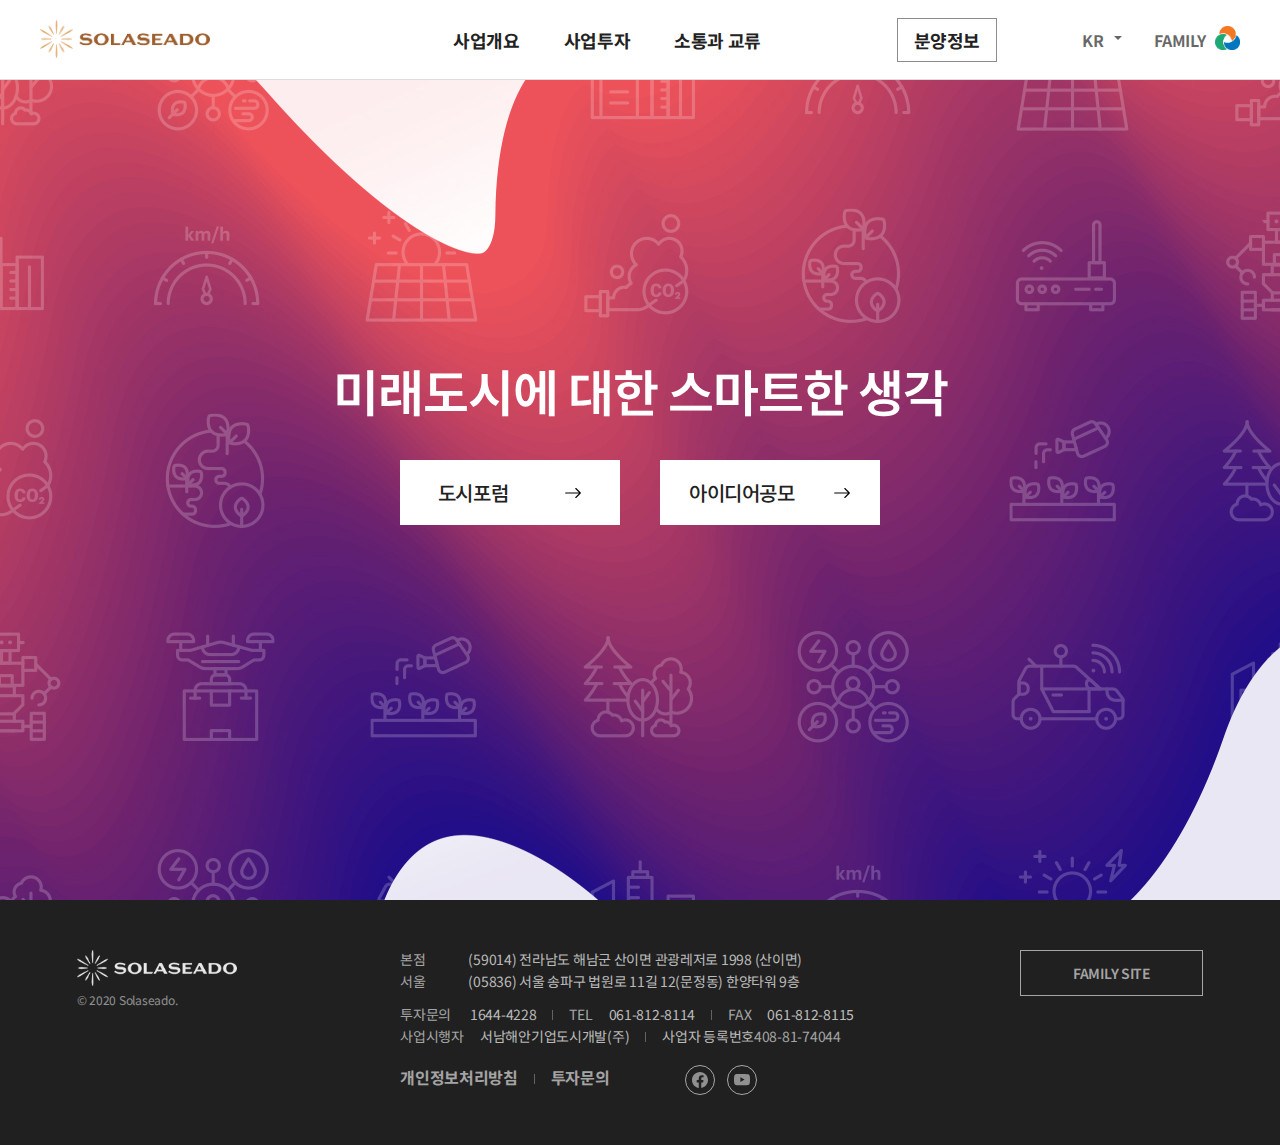
<file: sub/smartideasharing.html>
<!DOCTYPE html>
<html lang="en">
<head>
    <meta charset="UTF-8">
    <meta http-equiv="X-UA-Compatible" content="IE=edge">
    <meta name="viewport" content="width=device-width, initial-scale=1.0">
    <title>태양의 도시 솔라시도</title>
    <link rel="icon" href="../img/favicon.png"/>
    <!-- 제이쿼리 -->
    <script src="../js/jquery.min.js"></script>
    <script src="../js/jquery.mousewheel.min.js"></script>
    <!-- 자바스크립트 -->
    <script src="../js/layout.js"></script>
    <!-- Material Icons -->
    <link href="https://fonts.googleapis.com/icon?family=Material+Icons" rel="stylesheet">
    <!-- css -->
    <link rel="stylesheet" type="text/css" href="../css/reset.css">
    <link rel="stylesheet" type="text/css" href="../css/base.css">
    <link rel="stylesheet" type="text/css" href="../css/layout.css">
</head>
<body>
    <header style="background: white; border-bottom: 1px solid #ddd;">
        <h1>
            <a href="../index.html"><img src="../img/logo.png" alt="로고"></a>
        </h1>
        <div class="gnb">
            <ul class="nav">
                <li>
                    <a href="#">사업개요</a>
                    <ul class="submenu1" id="submenu1-1"></a>
                        <li>
                            <a href="./vision.html">
                                비전
                            </a>
                        </li>
                        <li>
                            <a href="./overview.html">
                                도시소개
                            </a>
                        </li>
                        <li>
                            <a href="./development.html">
                                개발현황
                            </a>
                        </li>
                        <li>
                            <a href="./target2030.html">
                                TARGET2030
                            </a>
                        </li>
                    </ul>
                </li>
                <li>
                    <a href="#">사업투자</a>
                    <ul class="submenu1" id="submenu1-2"></a>
                        <li>
                            <a href="./residentialarea.html">
                                주택단지
                            </a>
                        </li>
                        <li>
                            <a href="./re100.html">
                                RE100 산업단지
                            </a>
                        </li>
                        <li>
                            <a href="./smartfarm.html">
                                스마트팜
                            </a>
                        </li>
                        <li>
                            <a href="./leisure.html">
                                관광레져
                            </a>
                        </li>
                    </ul>
                </li>
                <li>
                    <a href="#">소통과 교류</a>
                    <ul class="submenu1" id="submenu1-3"></a>
                        <li>
                            <a href="./news.html" style="padding-left: 100px">
                                뉴스
                            </a>
                        </li>
                        <li>
                            <a href="./smartideasharing.html">
                                SMART IDEA SHARING
                            </a>
                        </li>
                        <li>
                            <a href="./employment.html">
                                채용
                            </a>
                        </li>
                    </ul>
                </li>
            </ul>
            <ul class="sales">
                <li>
                    <a href="#">분양정보</a>
                    <ul class="submenu2">
                        <li>
                            <a href="#">
                                분양공고
                            </a>
                        </li>
                        <li>
                            <a href="#">
                                공지사항
                            </a>
                        </li>
                        <li>
                            <a href="#">
                                자료실
                            </a>
                        </li>
                    </ul>
                </li>
            </ul>
        </div>
        <div class="sidemenu">
            <input type="checkbox" name="lang" id="lang">
            <label for="lang">
                <span>KR<div class="triangle"></div></span>
                <span>EN<div class="triangle"></div></span>
            </label>
            <a href="#">FAMILY
                <img src="../img/bosung-symbol.png" alt="보성로고">
            </a>
        </div>
        <div class="submenucover"></div>
        <div class="tabletmenu">
            <input type="checkbox" id="menu">
            <label for="menu">
                <img src="../img/btn_mobile_menu_s.png">
                <img src="../img/close.png">
            </label>
            <div class="tabletsubmenu">
                <ul>
                    <li>
                        <ul class="t-submenu">
                            <a href="#">사업개요</a>
                            <li><a href="./vision.html">비전</a></li>
                            <li><a href="./overview.html">도시소개</a></li>
                            <li><a href="./development.html">개발현황</a></li>
                            <li><a href="./target2030.html">TARGET2030</a></li>
                        </ul>
                    </li>
                    <li>
                        <ul class="t-submenu">
                            <a href="#">사업투자</a>
                            <li><a href="./residentialarea.html">주택단지</a></li>
                            <li><a href="./re100.html">RE100 산업단지</a></li>
                            <li><a href="./smartfarm.html">스마트팜</a></li>
                            <li><a href="./leisure.html">관광레저</a></li>
                        </ul>
                    </li>
                    <li>
                        <ul class="t-submenu">
                            <a href="#">소통과 교류</a>
                            <li><a href="./news.html">뉴스</a></li>
                            <li><a href="./smartideasharing.html">SMART IDEA SHARING</a></li>
                            <li><a href="./employment.html">채용</a></li>
                        </ul>
                    </li>
                    <li>
                        <ul class="t-submenu">
                            <a href="#">분양정보</a>
                            <li><a href="#">분양공고</a></li>
                            <li><a href="#">공지사항</a></li>
                            <li><a href="#">자료실</a></li>
                        </ul>
                    </li>
                </ul>
            </div>
        </div>
    </header>
    <div class="sis">
        <img src="../img/sis-cover.jpg">
        <div class="sis-info">
            <h2>미래도시에 대한 스마트한 생각</h2>
            <div>
                <button>
                    <h2>도시포럼</h2>
                    <svg xmlns="http://www.w3.org/2000/svg" width="18" height="18" fill="black" class="bi bi-arrow-right" viewBox="0 0 16 16">
                        <path fill-rule="evenodd" d="M1 8a.5.5 0 0 1 .5-.5h11.793l-3.147-3.146a.5.5 0 0 1 .708-.708l4 4a.5.5 0 0 1 0 .708l-4 4a.5.5 0 0 1-.708-.708L13.293 8.5H1.5A.5.5 0 0 1 1 8z"/>
                    </svg>
                </button>
                <button>
                    <h2>아이디어공모</h2>
                    <svg xmlns="http://www.w3.org/2000/svg" width="18" height="18" fill="black" class="bi bi-arrow-right" viewBox="0 0 16 16">
                        <path fill-rule="evenodd" d="M1 8a.5.5 0 0 1 .5-.5h11.793l-3.147-3.146a.5.5 0 0 1 .708-.708l4 4a.5.5 0 0 1 0 .708l-4 4a.5.5 0 0 1-.708-.708L13.293 8.5H1.5A.5.5 0 0 1 1 8z"/>
                    </svg>
                </button>
            </div>
        </div>
    </div>
    <footer>
        <div>
            <h2>
                <img src="../img/solaseado-w.png">
                <span>
                    © 2020 Solaseado.
                </span>
            </h2>
            <div class="footer-info">
                <h4>
                    <span>본점</span>
                    (59014) 전라남도 해남군 산이면 관광레저로 1998 (산이면)
                </h4>
                <h4>
                    <span>서울</span>
                    (05836) 서울 송파구 법원로 11길 12(문정동) 한양타워 9층
                </h4>
                <h5 style="padding-top:10px;">
                    <span class="footer-txt">투자문의</span>
                    1644-4228<span class="footer-line"></span><span class="footer-txt">TEL</span>061-812-8114<span class="footer-line"></span><span class="footer-txt">FAX</span>061-812-8115
                </h5>
                <h5>
                    <span class="footer-txt">사업시행자</span>서남해안기업도시개발(주)<span class="footer-line"></span>사업자 등록번호<span class="footer-txt">408-81-74044</span>
                </h5>
                <h3>
                    <a href="#">개인정보처리방침</a><span class="footer-line"></span></span><a href="#">투자문의</a>
                    <span class="footer-sns">
                        <a href="https://www.facebook.com/Solaseado_솔라시도-2386427968066241" style="margin-right: 8px;">
                            <svg xmlns="http://www.w3.org/2000/svg" width="16" height="16" fill="rgba(255, 255, 255, 0.5)" class="bi bi-facebook" viewBox="0 0 16 16">
                                <path d="M16 8.049c0-4.446-3.582-8.05-8-8.05C3.58 0-.002 3.603-.002 8.05c0 4.017 2.926 7.347 6.75 7.951v-5.625h-2.03V8.05H6.75V6.275c0-2.017 1.195-3.131 3.022-3.131.876 0 1.791.157 1.791.157v1.98h-1.009c-.993 0-1.303.621-1.303 1.258v1.51h2.218l-.354 2.326H9.25V16c3.824-.604 6.75-3.934 6.75-7.951z"/>
                            </svg>
                        </a>
                        <a href="https://www.youtube.com/channel/UCC00d2CHe2WHX4k-8EMQ2ng">
                            <svg xmlns="http://www.w3.org/2000/svg" width="16" height="16" fill="rgba(255, 255, 255, 0.5)" class="bi bi-youtube" viewBox="0 0 16 16">
                                <path d="M8.051 1.999h.089c.822.003 4.987.033 6.11.335a2.01 2.01 0 0 1 1.415 1.42c.101.38.172.883.22 1.402l.01.104.022.26.008.104c.065.914.073 1.77.074 1.957v.075c-.001.194-.01 1.108-.082 2.06l-.008.105-.009.104c-.05.572-.124 1.14-.235 1.558a2.007 2.007 0 0 1-1.415 1.42c-1.16.312-5.569.334-6.18.335h-.142c-.309 0-1.587-.006-2.927-.052l-.17-.006-.087-.004-.171-.007-.171-.007c-1.11-.049-2.167-.128-2.654-.26a2.007 2.007 0 0 1-1.415-1.419c-.111-.417-.185-.986-.235-1.558L.09 9.82l-.008-.104A31.4 31.4 0 0 1 0 7.68v-.123c.002-.215.01-.958.064-1.778l.007-.103.003-.052.008-.104.022-.26.01-.104c.048-.519.119-1.023.22-1.402a2.007 2.007 0 0 1 1.415-1.42c.487-.13 1.544-.21 2.654-.26l.17-.007.172-.006.086-.003.171-.007A99.788 99.788 0 0 1 7.858 2h.193zM6.4 5.209v4.818l4.157-2.408L6.4 5.209z"/>
                            </svg>
                        </a>
                    </span>
                </h3>
            </div>
            <ul class="familysite">
                FAMILY SITE
                <li>
                    <ul class="fs-submenu">
                        <li><a href="#">보성그룹</a></li>
                        <li><a href="#">솔라시도CC</a></li>
                        <li><a href="#">한양</a></li>
                        <li><a href="#">한양수자인</a></li>
                        <li><a href="#">보성산업</a></li>
                        <li><a href="#">코리아에셋매니지먼트</a></li>
                        <li><a href="#">파인힐스</a></li>
                        <li><a href="#">파인비치</a></li>
                        <li><a href="#">해원에스티</a></li>
                        <li><a href="#">해원앰에스씨</a></li>
                        <li><a href="#">여수국제항만</a></li>
                    </ul>
                </li>
            </ul>
        </div>
    </footer>
</body>
</html>
</file>
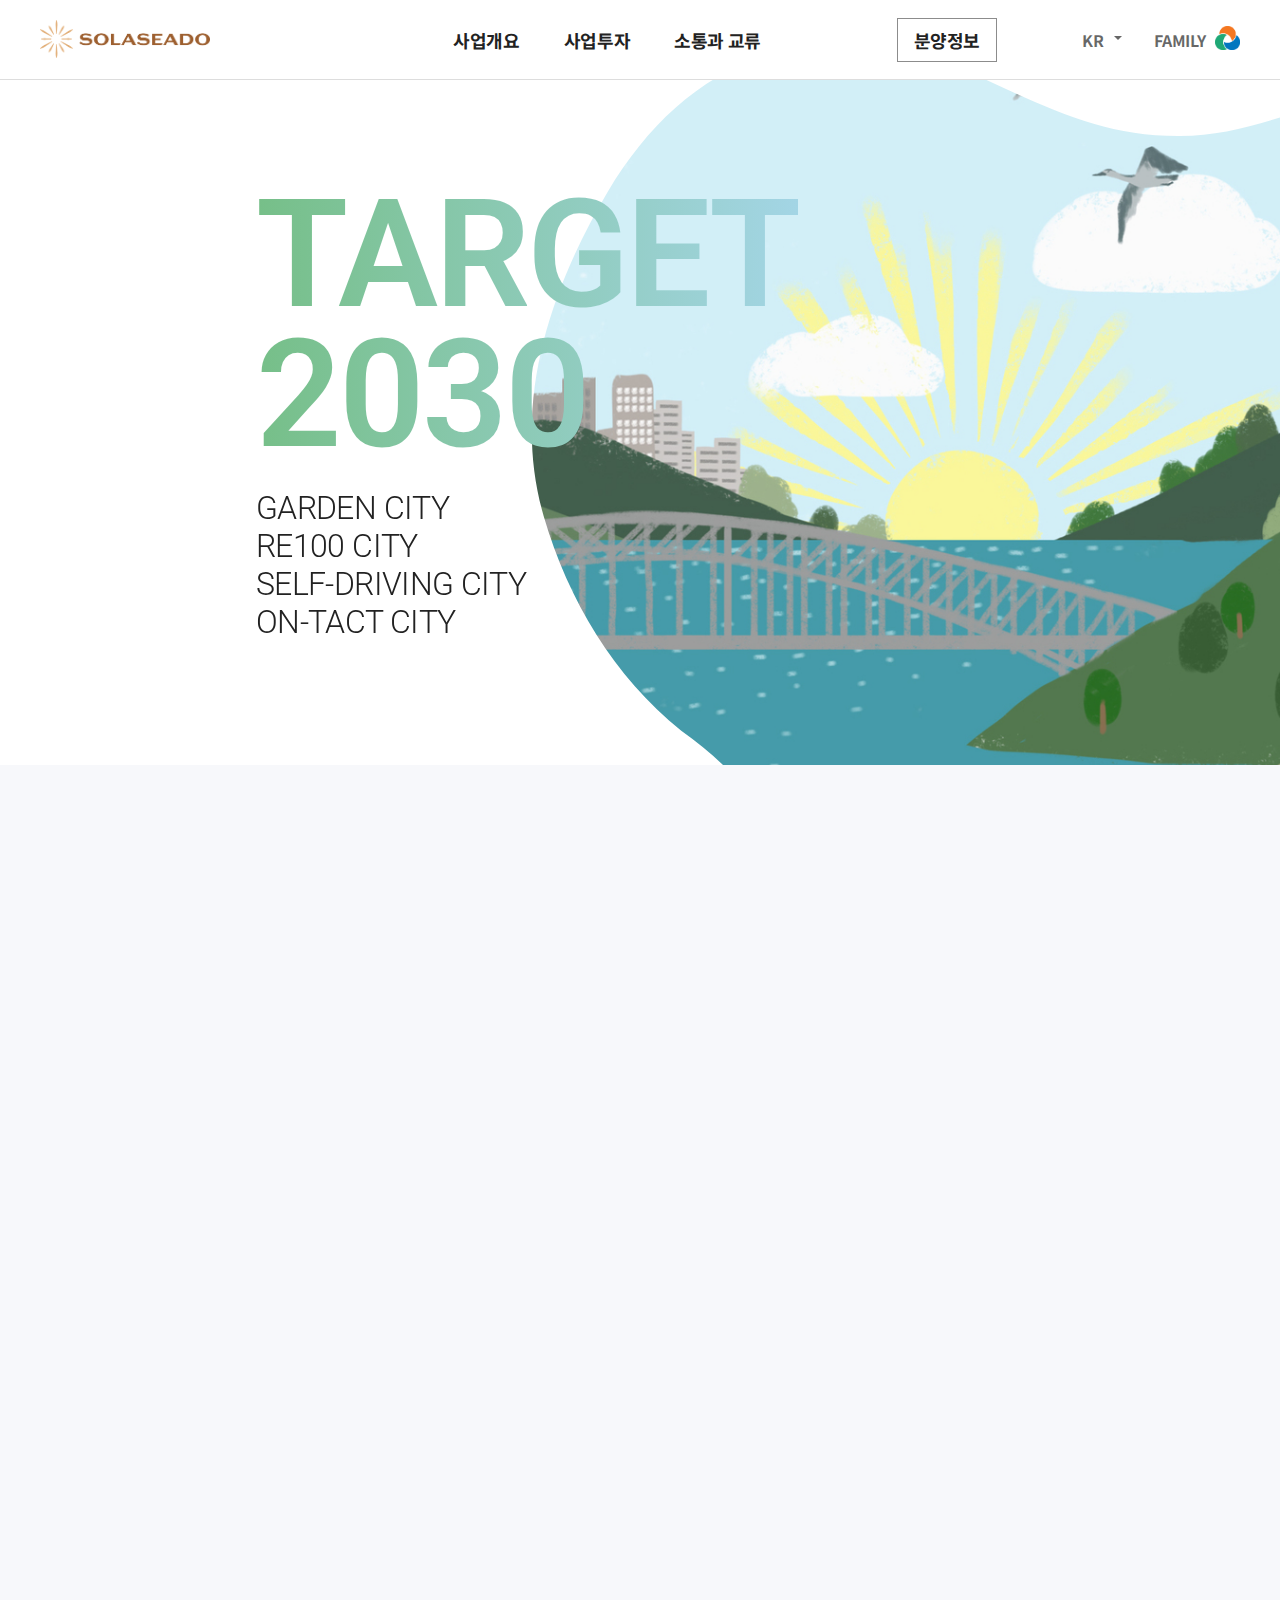
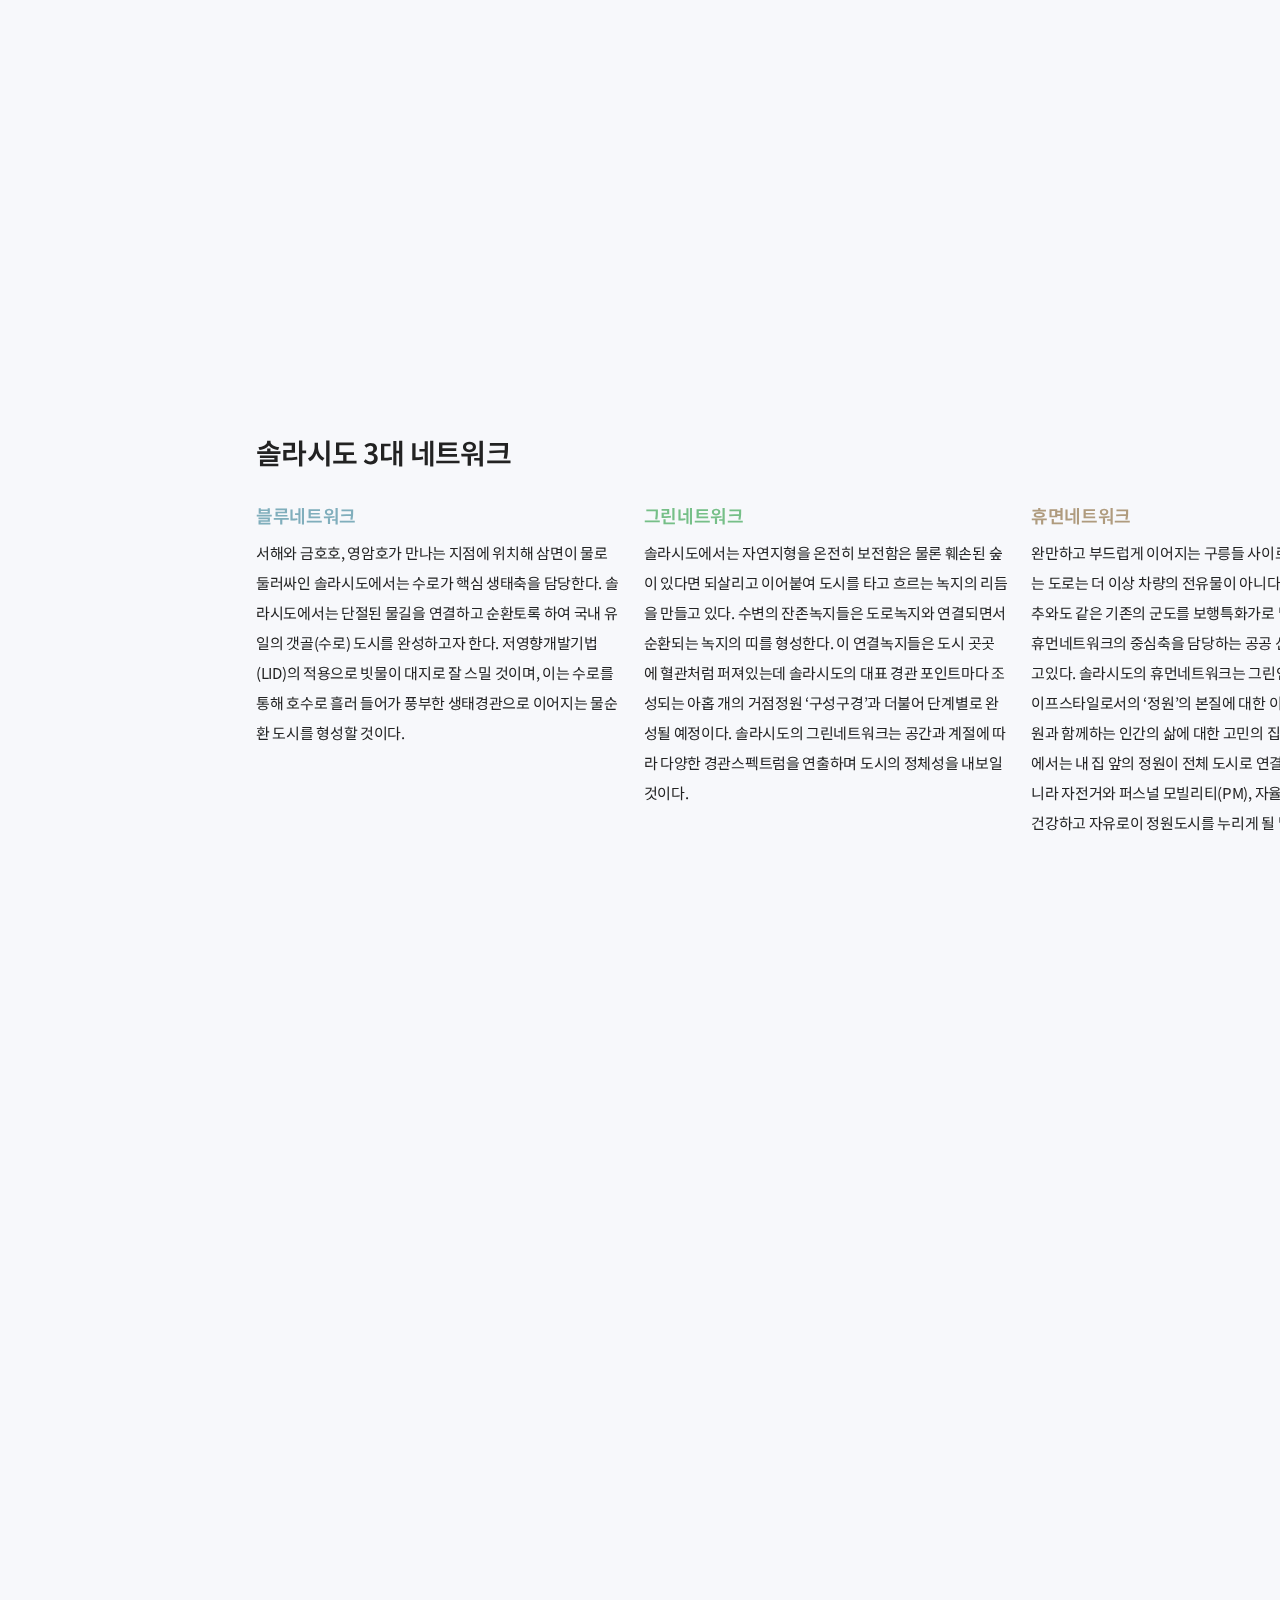
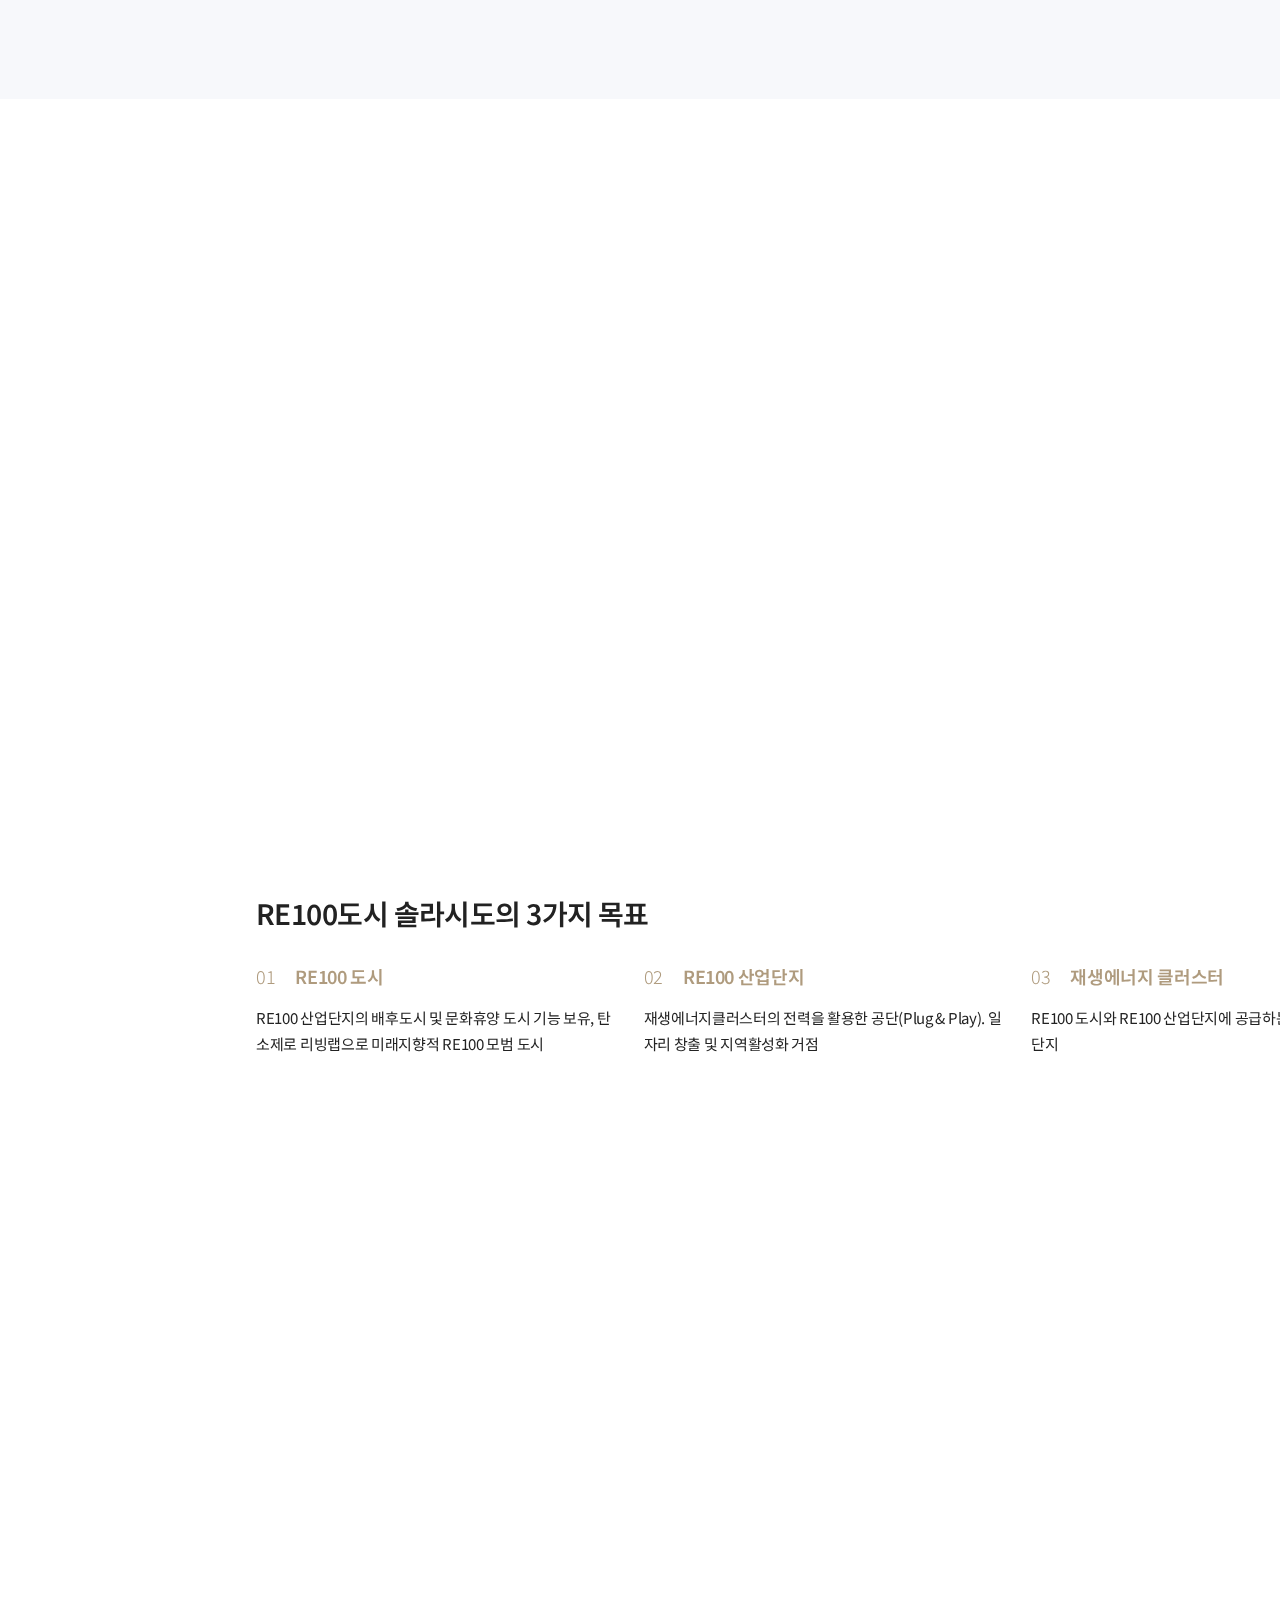
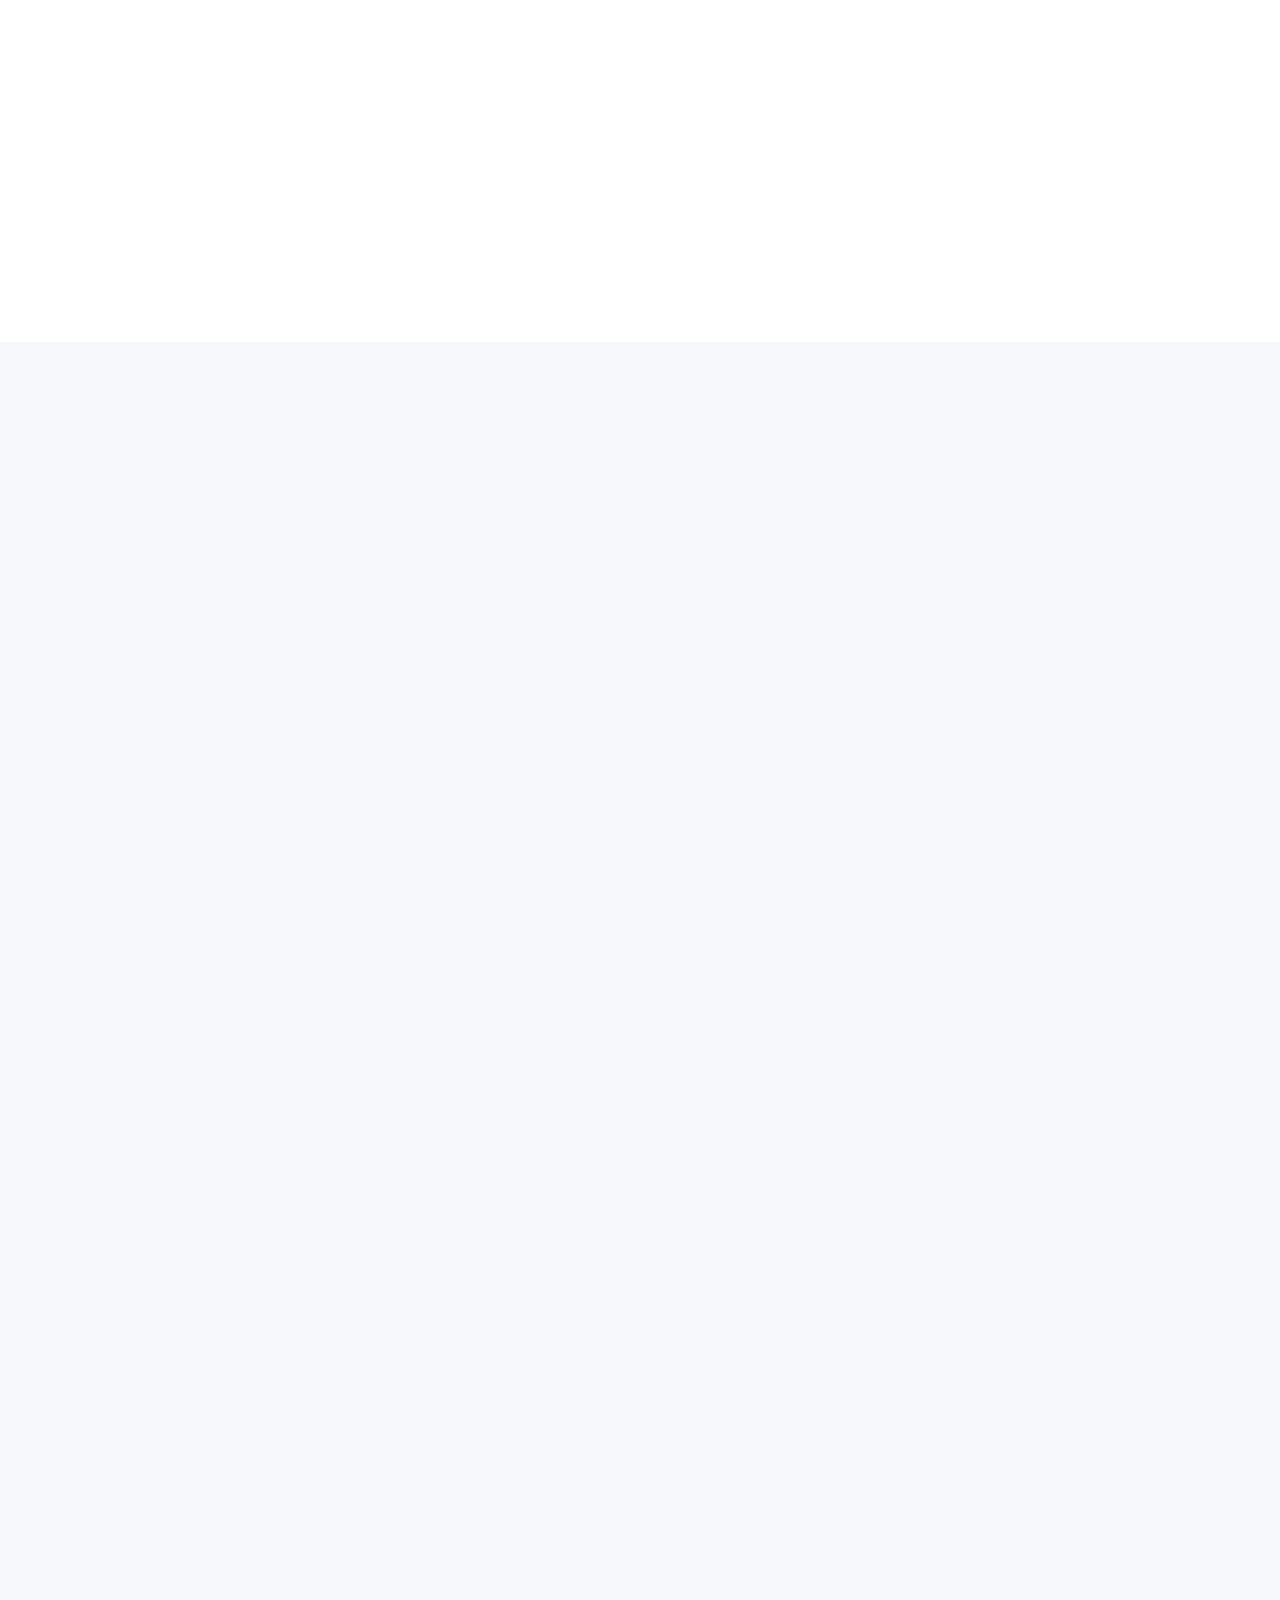
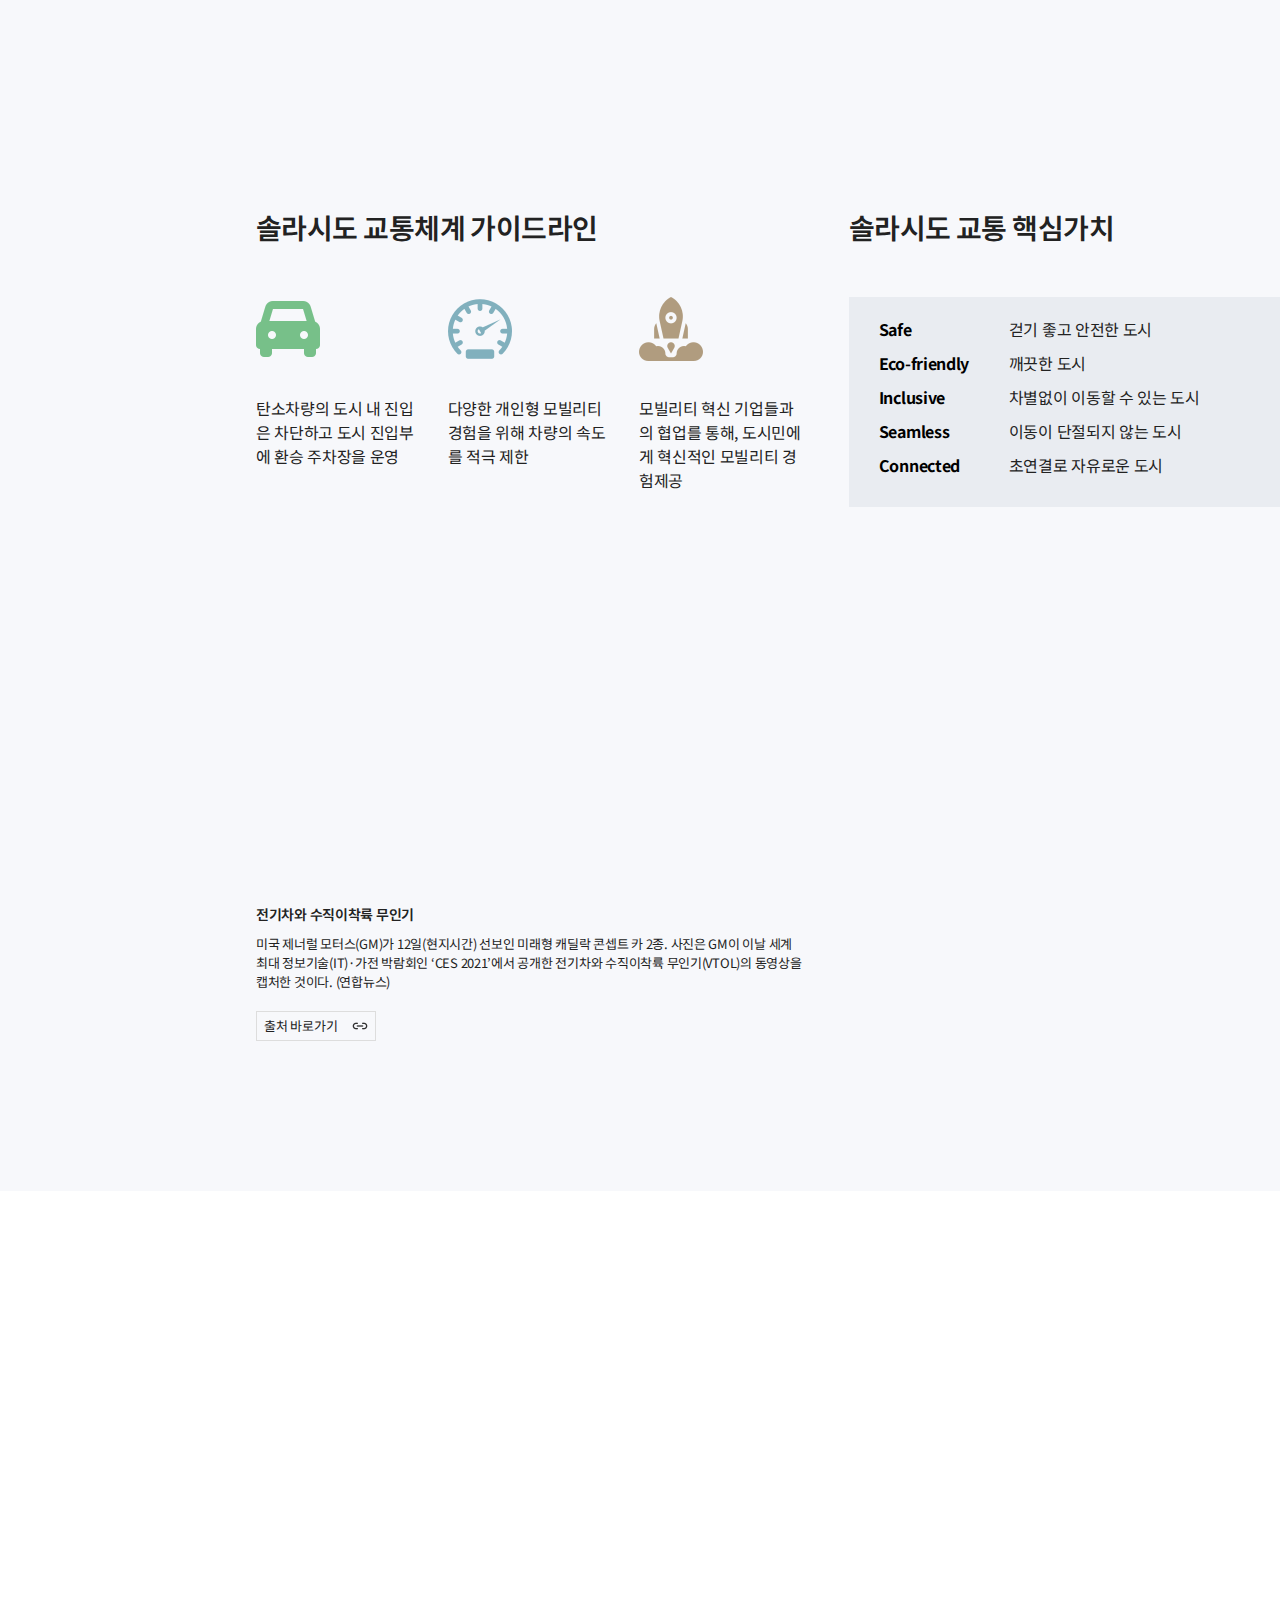
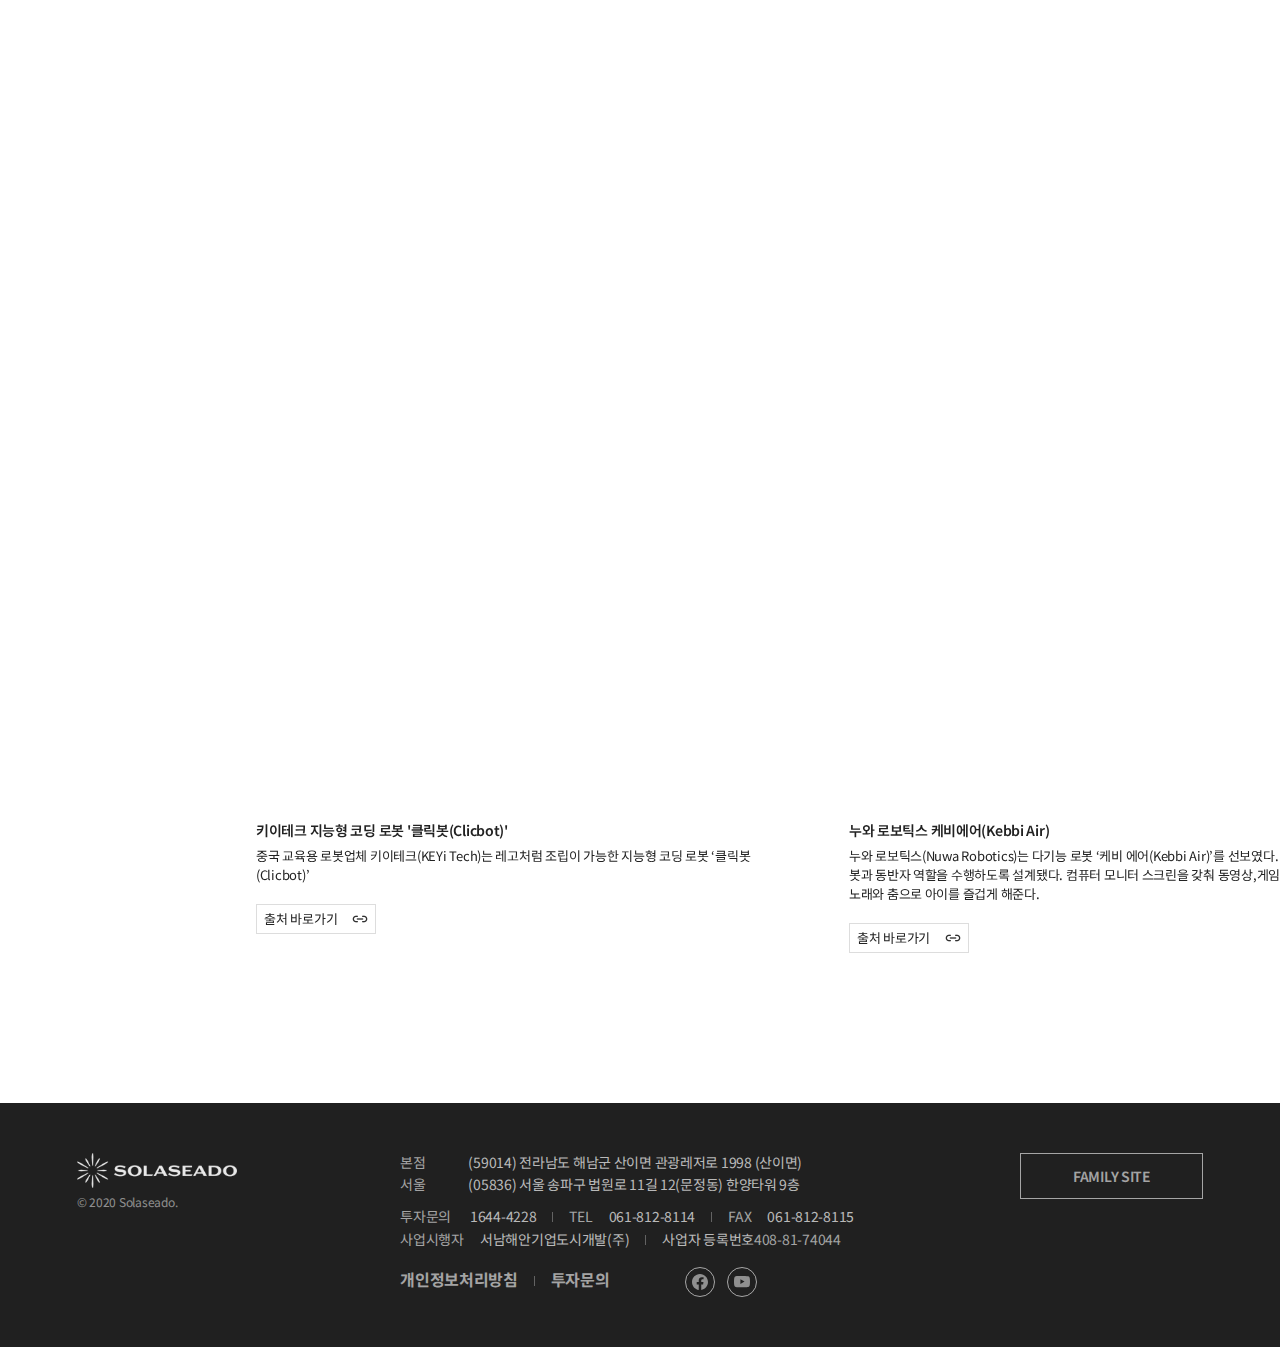
<file: sub/target2030.html>
<!DOCTYPE html>
<html lang="en">
<head>
    <meta charset="UTF-8">
    <meta name="viewport" content="width=device-width, initial-scale=1.0">
    <meta http-equiv="X-UA-Compatible" content="ie=edge">
    <title>태양의 도시 솔라시도</title>
    <link rel="icon" href="../img/favicon.png"/>
    <!-- 제이쿼리 -->
    <script src="../js/jquery.min.js"></script>
    <script src="../js/jquery.mousewheel.min.js"></script>
    <!-- 제이쿼리 AOS 플러그인 -->
    <link rel="stylesheet" href="https://unpkg.com/aos@next/dist/aos.css">
    <script src="https://unpkg.com/aos@next/dist/aos.js"></script>
    <!-- 자바스크립트 -->
    <script src="../js/layout.js"></script>
    <!-- Material Icons -->
    <link href="https://fonts.googleapis.com/icon?family=Material+Icons" rel="stylesheet">
    <!-- css -->
    <link rel="stylesheet" type="text/css" href="../css/reset.css">
    <link rel="stylesheet" type="text/css" href="../css/base.css">
    <link rel="stylesheet" type="text/css" href="../css/layout.css">
</head>
<body>
    <script>
        //제이쿼리 AOS 플러그인
        AOS.init(); 
    </script>
    <header style="background: white; border-bottom: 1px solid #ddd;">
        <h1>
            <a href="../index.html"><img src="../img/logo.png" alt="로고"></a>
        </h1>
        <div class="gnb">
            <ul class="nav">
                <li>
                    <a href="#">사업개요</a>
                    <ul class="submenu1" id="submenu1-1"></a>
                        <li>
                            <a href="./vision.html">
                                비전
                            </a>
                        </li>
                        <li>
                            <a href="./overview.html">
                                도시소개
                            </a>
                        </li>
                        <li>
                            <a href="./development.html">
                                개발현황
                            </a>
                        </li>
                        <li>
                            <a href="./target2030.html">
                                TARGET2030
                            </a>
                        </li>
                    </ul>
                </li>
                <li>
                    <a href="#">사업투자</a>
                    <ul class="submenu1" id="submenu1-2"></a>
                        <li>
                            <a href="./residentialarea.html">
                                주택단지
                            </a>
                        </li>
                        <li>
                            <a href="./re100.html">
                                RE100 산업단지
                            </a>
                        </li>
                        <li>
                            <a href="./smartfarm.html">
                                스마트팜
                            </a>
                        </li>
                        <li>
                            <a href="./leisure.html">
                                관광레져
                            </a>
                        </li>
                    </ul>
                </li>
                <li>
                    <a href="#">소통과 교류</a>
                    <ul class="submenu1" id="submenu1-3"></a>
                        <li>
                            <a href="./news.html" style="padding-left: 100px">
                                뉴스
                            </a>
                        </li>
                        <li>
                            <a href="./smartideasharing.html">
                                SMART IDEA SHARING
                            </a>
                        </li>
                        <li>
                            <a href="./employment.html">
                                채용
                            </a>
                        </li>
                    </ul>
                </li>
            </ul>
            <ul class="sales">
                <li>
                    <a href="#">분양정보</a>
                    <ul class="submenu2">
                        <li>
                            <a href="#">
                                분양공고
                            </a>
                        </li>
                        <li>
                            <a href="#">
                                공지사항
                            </a>
                        </li>
                        <li>
                            <a href="#">
                                자료실
                            </a>
                        </li>
                    </ul>
                </li>
            </ul>
        </div>
        <div class="sidemenu">
            <input type="checkbox" name="lang" id="lang">
            <label for="lang">
                <span>KR<div class="triangle"></div></span>
                <span>EN<div class="triangle"></div></span>
            </label>
            <a href="#">FAMILY
                <img src="../img/bosung-symbol.png" alt="보성로고">
            </a>
        </div>
        <div class="submenucover"></div>
        <div class="tabletmenu">
            <input type="checkbox" id="menu">
            <label for="menu">
                <img src="../img/btn_mobile_menu_s.png">
                <img src="../img/close.png">
            </label>
            <div class="tabletsubmenu">
                <ul>
                    <li>
                        <ul class="t-submenu">
                            <a href="#">사업개요</a>
                            <li><a href="./vision.html">비전</a></li>
                            <li><a href="./overview.html">도시소개</a></li>
                            <li><a href="./development.html">개발현황</a></li>
                            <li><a href="./target2030.html">TARGET2030</a></li>
                        </ul>
                    </li>
                    <li>
                        <ul class="t-submenu">
                            <a href="#">사업투자</a>
                            <li><a href="./residentialarea.html">주택단지</a></li>
                            <li><a href="./re100.html">RE100 산업단지</a></li>
                            <li><a href="./smartfarm.html">스마트팜</a></li>
                            <li><a href="./leisure.html">관광레저</a></li>
                        </ul>
                    </li>
                    <li>
                        <ul class="t-submenu">
                            <a href="#">소통과 교류</a>
                            <li><a href="./news.html">뉴스</a></li>
                            <li><a href="./smartideasharing.html">SMART IDEA SHARING</a></li>
                            <li><a href="./employment.html">채용</a></li>
                        </ul>
                    </li>
                    <li>
                        <ul class="t-submenu">
                            <a href="#">분양정보</a>
                            <li><a href="#">분양공고</a></li>
                            <li><a href="#">공지사항</a></li>
                            <li><a href="#">자료실</a></li>
                        </ul>
                    </li>
                </ul>
            </div>
        </div>
    </header>
    <div class="target2030">
        <div>
            <div class="maskimg">
                <svg version="1.1" id="Layer_1" xmlns="http://www.w3.org/2000/svg" xmlns:xlink="http://www.w3.org/1999/xlink" x="0px" y="0px" viewBox="0 0 612 792" style="enable-background:new 0 0 612 792;" xml:space="preserve">
                    <defs>
                        <clipPath id="mask">
                            <path>
                                <animate id="animate1" dur="10s" repeatCount="indefinite" attributeName="d"
                                values="M28.66,380.48C28.66,380.48,28.66,380.48,28.66,380.48c12.38,42.26,39.58,79.06,72.23,108.6
                                c23.75,21.49,50.88,39.97,69.36,66.13c14.93,21.15,23.73,46.71,41.95,65.09c29.76,30,76.48,33.48,118.73,33.09
                                c43.28-0.4,86.97-3.01,128.56-14.98c16.86-4.85,33.41-11.29,48.08-20.91c50.98-33.45,70.63-99.23,72.81-160.17
                                c2.17-60.94-9.2-122.07-3.08-182.74c2.15-21.32,6.35-43.52-0.93-63.67c-8.88-24.57-33.7-40.73-59.34-45.77
                                c-54.6-10.73-107.83,18.49-162.25,19.01c-36.97,0.36-70.96-8.24-105.01-21.9c-27.43-11.01-53.96-20.51-84.05-17.55
                                c-46.26,4.55-90.11,25.76-114.28,66.46C22.05,260.62,12.44,325.13,28.66,380.48z;
                                M28.66,380.48C28.66,380.48,28.66,380.48,28.66,380.48c12.38,42.26,8.42,83.4,49.24,99.92
                                c85.79,34.72,24.42,92.3,42.89,118.47c14.93,21.15,73.18,3.06,91.41,21.43c29.76,30,86.85,5.36,118.73,33.09
                                c44.16,38.41,86.97-3.01,128.56-14.98c16.86-4.85,36.43-7.79,48.08-20.91C612,499.81,485.25,492.32,487.43,431.38
                                c2.18-60.94,83.74-96.13,89.86-156.8c2.15-21.32,6.35-43.52-0.93-63.67c-8.88-24.57-72.08-76.21-146.12-80.81
                                c-55.53-3.45-72.44,95.48-126.85,96c-36.97,0.36-26.33-39.33-53.62-63.85c-18.16-16.32-53.96-20.51-84.05-17.55
                                c-46.26,4.55-27.9,72.36-52.07,113.06C84.27,307.22,12.44,325.13,28.66,380.48z;
                                M28.66,380.48C28.66,380.48,28.66,380.48,28.66,380.48c12.38,42.26,39.58,79.06,72.23,108.6
                                c23.75,21.49,50.88,39.97,69.36,66.13c14.93,21.15,23.73,46.71,41.95,65.09c29.76,30,76.48,33.48,118.73,33.09
                                c43.28-0.4,86.97-3.01,128.56-14.98c16.86-4.85,33.41-11.29,48.08-20.91c50.98-33.45,70.63-99.23,72.81-160.17
                                c2.17-60.94-9.2-122.07-3.08-182.74c2.15-21.32,6.35-43.52-0.93-63.67c-8.88-24.57-33.7-40.73-59.34-45.77
                                c-54.6-10.73-107.83,18.49-162.25,19.01c-36.97,0.36-70.96-8.24-105.01-21.9c-27.43-11.01-53.96-20.51-84.05-17.55
                                c-46.26,4.55-90.11,25.76-114.28,66.46C22.05,260.62,12.44,325.13,28.66,380.48z"/>
                            </path>
                        </clipPath>
                    </defs>
                </svg>
                <img src="../img/target2030-cover3.jpg">
                <div class="txt2030">
                    <h2 data-aos="fade-up" data-aos-duration="700">
                        <span>TARGET</span>
                        <span>2030</span>
                    </h2>
                    <h4 data-aos="fade-up" data-aos-duration="700" data-aos-delay="100">
                        GARDEN CITY<br>
                        RE100 CITY<br>
                        SELF-DRIVING CITY<br>
                        ON-TACT CITY
                    </h4>
                </div>
            </div>
        </div>
        <div class="t1">
            <div>
                <div class="t1-1">
                    <div>
                        <h2 data-aos="fade-up" data-aos-duration="700">
                            정원
                        </h2>
                        <h3 data-aos="fade-up" data-aos-duration="700" data-aos-delay="100">
                            어디서나 문을 열면 눈앞에 정원이 펼쳐지는,<br>
                            상상이 현실이 되는 city in the Garden !
                        </h3>
                        <h4 data-aos="fade-up" data-aos-duration="700" data-aos-delay="200">
                            녹지와 청정 수변을 아우르는 천혜의 자연을 내 집 앞부터 누릴 수 있는 
                            정원도시 솔라시도는 도시 일부를 정원으로 조성하는 일반적인 도시에서의 
                            정원조성과는 다르게, 9개의 거점 정원과 이를 연결하는 도로(Green)와 
                            수로(Blue)로 네트워크를 연결하여 도시 전체를 정원으로 느낄 수 있도록 
                            조성하고 있습니다. 또한 개발 진행 중인 산이정원은 어린이들이 마음껏 
                            뛰놀 수 있는 국내 최초의 어린이정원으로 남녀노소 동심으로 돌아갈 수 
                            있는 기회를 제공하고자 합니다. 태양의 정원은 신재생에너지 발전소 내에 
                            정원을 만들어서 기피 시설이었던 발전소를 시민들이 즐길 수 있는 명소로 
                            조성되었습니다. 사람들이 진정 원하는 것이 무엇인지를 깨닫고 기존의 틀을 
                            깨는 것을 두려워하지 않는 것이 정원도시의 도전입니다.
                        </h4>
                        <h5 data-aos="fade-up" data-aos-duration="700" data-aos-delay="100">
                            정원도시 솔라시도는
                        </h5>
                        <div class="t1txt"  data-aos="fade-up" data-aos-duration="700" data-aos-delay="150">
                            <h2>S</h2>
                            <span></span>
                            <h3>sustainable</h3>
                            <h4>
                                저영향개발에 의해 건강하고 지속가능
                            </h4>
                        </div>
                        <div class="t1txt" data-aos="fade-up" data-aos-duration="700" data-aos-delay="200">
                            <h2>M</h2>
                            <span></span>
                            <h3>multifunction</h3>
                            <h4>
                                도시 그린인프라로서 다기능
                            </h4>
                        </div>
                        <div class="t1txt" data-aos="fade-up" data-aos-duration="700" data-aos-delay="250">
                            <h2>A</h2>
                            <span></span>
                            <h3>activities</h3>
                            <h4>
                                사람들의 참여와 다양한 활동
                            </h4>
                        </div>
                        <div class="t1txt" data-aos="fade-up" data-aos-duration="700" data-aos-delay="300">
                            <h2>R</h2>
                            <span></span>
                            <h3>relation</h3>
                            <h4>
                                공간과 녹지가 연결
                            </h4>
                        </div>
                        <div class="t1txt" data-aos="fade-up" data-aos-duration="700" data-aos-delay="350">
                            <h2>T</h2>
                            <span></span>
                            <h3>technology</h3>
                            <h4>
                                편리하고 안전한 스마트 공원
                            </h4>
                        </div>
                    </div>
                    <div data-aos="fade-down" data-aos-duration="700">
                        <img src="../img/garden-video-thumb.jpg">
                        <div class="video-play">
                            <span>
                                <img src="../img/play-button.png">
                            </span>
                        </div>
                        <h2>
                            해남 간척지에 핀 초대형 눈꽃
                        </h2>
                    </div>
                </div>
            </div>
        </div>
        <div class="t1info">
            <div class="t1-2">
                <h2>
                    솔라시도 3대 네트워크
                </h2>
                <div>
                    <div class="t1-2a">
                        <h2 style="color: #80aebc;">
                            블루네트워크
                        </h2>
                        <h4>
                            서해와 금호호, 영암호가 만나는 지점에 위치해 삼면이 
                            물로 둘러싸인 솔라시도에서는 수로가 핵심 생태축을 담당한다. 
                            솔라시도에서는 단절된 물길을 연결하고 순환토록 하여 국내 
                            유일의 갯골(수로) 도시를 완성하고자 한다. 저영향개발기법(LID)의 
                            적용으로 빗물이 대지로 잘 스밀 것이며, 이는 수로를 통해 호수로 
                            흘러 들어가 풍부한 생태경관으로 이어지는 물순환 도시를 형성할 것이다.
                        </h4>
                    </div>
                    <div class="t1-2a">
                        <h2 style="color: #76bf88;">
                            그린네트워크
                        </h2>
                        <h4>
                            솔라시도에서는 자연지형을 온전히 보전함은 물론 훼손된 숲이 있다면 
                            되살리고 이어붙여 도시를 타고 흐르는 녹지의 리듬을 만들고 있다. 
                            수변의 잔존녹지들은 도로녹지와 연결되면서 순환되는 녹지의 띠를 형성한다. 
                            이 연결녹지들은 도시 곳곳에 혈관처럼 퍼져있는데 솔라시도의 대표 경관 
                            포인트마다 조성되는 아홉 개의 거점정원 ‘구성구경’과 더불어 단계별로 
                            완성될 예정이다. 솔라시도의 그린네트워크는 공간과 계절에 따라 다양한 
                            경관스펙트럼을 연출하며 도시의 정체성을 내보일 것이다.
                        </h4>
                    </div>
                    <div class="t1-2a">
                        <h2 style="color: #af9b7e;">
                            휴면네트워크
                        </h2>
                        <h4>
                            완만하고 부드럽게 이어지는 구릉들 사이로 우아한 선을 그리는 도로는 
                            더 이상 차량의 전유물이 아니다. 우리는 도시의 척추와도 같은 기존의 
                            군도를 보행특화가로 및 중앙공원화하여 휴먼네트워크의 중심축을 담당하는 
                            공공 선형녹지로 조성하고있다. 솔라시도의 휴먼네트워크는 
                            그린인프라-커뮤니티-라이프스타일로서의 ‘정원’의 본질에 대한 이야기이며, 
                            또한 정원과 함께하는 인간의 삶에 대한 고민의 집약체다. 솔라시도에서는 
                            내 집 앞의 정원이 전체 도시로 연결된다. 도보 뿐만 아니라 자전거와 퍼스널 
                            모빌리티(PM), 자율주행차를 통해서 건강하고 자유로이 정원도시를 누리게 될 
                            날이 머지 않았다.
                        </h4>
                    </div>
                </div>
            </div>
        </div>
        <div class="t1-video">
            <iframe width="1280" height="720" src="https://www.youtube.com/embed/RduvJcaj78M" title="YouTube video player" frameborder="0" allow="accelerometer; autoplay; clipboard-write; encrypted-media; gyroscope; picture-in-picture" allowfullscreen></iframe>
            <span><img src="../img/letter-x.png"></span>
        </div>
        <div class="t2">
            <div data-aos="fade-in" data-aos-duration="1000">
                <img src="../img/img-network.jpg">
            </div>
        </div>
        <div class="t3">
            <div>
                <div class="t3-1">
                    <h2 data-aos="fade-up" data-aos-duration="700">
                        RE100
                    </h2>
                    <h3 data-aos="fade-up" data-aos-duration="700" data-aos-delay="100">
                        지구의 미래를 생각하는 우리는<br>
                        신재생에너지를 생산하고 소비하는<br>
                        Green Value 실현
                    </h3>
                    <h4 data-aos="fade-up" data-aos-duration="700" data-aos-delay="200">
                        우리에게 아직 생소한 RE100 캠페인은 모든 산업에서 탄소 배출을 제로화 
                        하는 생산과 소비의 혁신을 지향하는 전세계적 움직임입니다. 솔라시도 또한 
                        Supply side에서 태양과 바람을 이용한 신재생에너지를 대규모로 가장 효율적으로 
                        생산하고, 수열, 그린수소등 다양한 친환경에너지를 직접 발굴하고, 
                        신재생에너지가 필요한 여러 기업과 생산 부문에 직접 공급이 가능한 
                        인프라를 조성합니다. Demand Side에서 이산화탄소의 직접 배출을 감소시키고 
                        에너지 소비를 저감 시킬 수 있도록 친환경 건축물, TOD 기반 도시설계 및 
                        내연기관차 차단구역을 포함한 도시계획을 진행하고 있습니다.
                    </h4>
                </div>
                <div class="t3_iframe_wrap">
                    <!-- 유튜브 iframe API 설정 -->
                    <script>
                        var tag = document.createElement('script');
                        tag.src = "https://www.youtube.com/iframe_api";
                        var firstScriptTag = document.getElementsByTagName('script')[0];
                        firstScriptTag.parentNode.insertBefore(tag, firstScriptTag);

                        var player;
                        function onYouTubeIframeAPIReady(){
                            player = new YT.Player('yt_player',{
                                width:'100%',
                                videoId:'OQXS164fACM',
                                playerVars:{ 'autoplay':1,'playlist':'OQXS164fACM','loop':1,'quality':'high','controls':0 },
                                events:{
                                    'onReady':onPlayerReady,
                                    'onError':onPlayerError
                                }
                            });
                        }

                        function onPlayerReady(e){
                            e.target.mute();
                            e.target.playVideo();
                        }

                        function onPlayerError(e){
                            console.log("error");
                            location.reload();
                        }
                    </script>
                    <div class="video_over"></div>
                    <div id="yt_player"></div>
                </div>
            </div>
            <div>
                <h2>RE100도시 솔라시도의 3가지 목표</h2>
                <div class="t3-2">
                    <div>
                        <h2><span>01</span>RE100 도시</h2>
                        <h4>
                            RE100 산업단지의 배후도시 및 문화휴양 도시 기능 보유, 
                            탄소제로 리빙랩으로 미래지향적 RE100 모범 도시
                        </h4>
                    </div>
                    <div>
                        <h2><span>02</span>RE100 산업단지</h2>
                        <h4>
                            재생에너지클러스터의 전력을 활용한 공단(Plug & Play). 
                            일자리 창출 및 지역활성화 거점
                        </h4>
                    </div>
                    <div>
                        <h2><span>03</span>재생에너지 클러스터</h2>
                        <h4>
                            RE100 도시와 RE100 산업단지에 공급하는 재생에너지 발전단지
                        </h4>
                    </div>
                </div>
                <img src="../img/target-re100.jpg" data-aos="fade-in" data-aos-duration="1000">
            </div>
        </div>
        <div class="t3 t4">
            <div>
                <div class="t3-1">
                    <h2 data-aos="fade-up" data-aos-duration="700">
                        교통
                    </h2>
                    <h3 data-aos="fade-up" data-aos-duration="700" data-aos-delay="100">
                        자율차 도시 솔라시도는<br>
                        안전하고 편리한 자율주행경험을 앞서 체험할 수 있는<br>
                        First Mover
                    </h3>
                    <h4 data-aos="fade-up" data-aos-duration="700" data-aos-delay="200">
                        안전과 청정환경을 최고의 가치로 구현하는 솔라시도의 교통 대전제 역시 도보친화도시입니다.
                        이를 위해 솔라시도에서는 차량주행공간보다 보행공간의 중요성을 강조하고 
                        기존 도시의 보행과 차량으로 양분되었던 교통수단은 스마트 모빌리티의 활용으로 
                        경계를 허물고 있습니다.
                        이렇듯 솔라시도는 걷기 좋은 환경과 다양한 모빌리티를 이용하여 도시민에게 
                        “이동의 즐거움”을 선사하고자 합니다.
                        현재의 자율주행 기술을 고려할 때, 자율주행을 통한 도시의 발전은 대도시 
                        보다는 중소도시에서 실현가능 합니다. 복잡한 도심이 아닌 한적한 도시에서의 
                        시범운행을 통하여 자율주행 기술을 고도화 할 수 있습니다.
                    </h4>
                </div>
                <div data-aos="fade-in" data-aos-duration="1000">
                    <img src="../img/target07.jpg">
                    <h3>복합환승센터</h3>
                    <h4>※ 출처 : Future of Mobility - Urban Strategy</h4>
                </div>
            </div>
            <div class="t4-1">
                <div class="t4-1a">
                    <div>
                        <h2>솔라시도 교통체계 가이드라인</h2>
                        <div class="t4-1c">
                            <img src="../img/car.png">
                            <h4>
                                탄소차량의 도시 내 진입은 차단하고 도시 진입부에 환승 주차장을 운영
                            </h4>
                        </div>
                        <div class="t4-1c">
                            <img src="../img/speedometer.png">
                            <h4>
                                다양한 개인형 모빌리티 경험을 위해 차량의 속도를 적극 제한
                            </h4>
                        </div>
                        <div class="t4-1c">
                            <img src="../img/rocket-ship.png">
                            <h4>
                                모빌리티 혁신 기업들과의 협업를 통해, 도시민에게 혁신적인 모빌리티 경험제공
                            </h4>
                        </div>
                    </div>
                    <div>
                        <h2>솔라시도 교통 핵심가치</h2>
                        <div class="t4-1d">
                            <h4><span>Safe</span>걷기 좋고 안전한 도시</h4>
                            <h4><span>Eco-friendly</span>깨끗한 도시</h4>
                            <h4><span>Inclusive</span>차별없이 이동할 수 있는 도시</h4>
                            <h4><span>Seamless</span>이동이 단절되지 않는 도시</h4>
                            <h4><span>Connected</span>초연결로 자유로운 도시</h4>
                        </div>
                    </div>
                </div>
                <div class="t4-1b" id="t4-1b">
                    <div>
                        <img src="../img/target08.jpg" data-aos="fade-in" data-aos-duration="1000">
                        <h3>
                            전기차와 수직이착륙 무인기
                        </h3>
                        <h4>
                            미국 제너럴 모터스(GM)가 12일(현지시간) 선보인 미래형 캐딜락 콘셉트 카 2종. 
                            사진은 GM이 이날 세계 최대 정보기술(IT)·가전 박람회인 ‘CES 2021’에서 공개한 
                            전기차와 수직이착륙 무인기(VTOL)의 동영상을 캡처한 것이다. (연합뉴스)
                        </h4>
                        <a href="https://www.sedaily.com/NewsVIew/22H93NR49C" target="_blank">
                            <div class="t4-link">
                                <h4>출처 바로가기</h4>
                                <img src="../img/link.png">
                                <img src="../img/link-hover.png">
                            </div>
                        </a>
                    </div>
                    <img src="../img/target09.jpg" data-aos="fade-in" data-aos-duration="1000">
                </div>
            </div>
        </div>
        <div class="t3 t5">
            <div id="t5-1">
                <div class="t3-1">
                    <h2 data-aos="fade-up" data-aos-duration="700">
                        온택트
                    </h2>
                    <h3 data-aos="fade-up" data-aos-duration="700" data-aos-delay="100">
                        물 흐르듯이 연결되는<br>
                        seamless digital city
                    </h3>
                    <h4 data-aos="fade-up" data-aos-duration="700" data-aos-delay="200">
                        포스트 코로나 시대 비대면 생활은 예상보다 더 빨리 우리에게 일상이 되었습니다. 
                        비대면 생활을 가능하게하는 디지털기술은 물리적 거리를 무색하게 할 만큼 자연스럽게 
                        우리의 삶을 연결해 줍니다. 솔라시도에서는 획일적이고 복잡한 도시의 삶이 아닌 
                        자기주체적이고 자연스러운 삶을 도시민이 영위할 수 있도록 기술과 데이터를 활용한 
                        시스템을 구축함으로써 보다 포용적 혁신적 회복탄력적 환경을 구현하는 도시를 표방합니다. 
                        우리는 건설•정보통신기술 등이 융•복합되는 도시기반시설을 계획하고 멀지 않은 미래에 
                        펼쳐질 로봇과 드론이 융합되는 삶을 준비하고 있습니다. 언제 어디서나 연결되는 
                        정보통신기술과 네트워크 기술로 도시민들은 시간과 장소에 구애 받지 않고 원하는 
                        정보를 구할 수 있으며, 여가를 즐길 수 있기에 솔라시도 도시민들의 삶의 양식은 다른 
                        도시와는 완전히 차별화를 이뤄낼 것입니다
                    </h4>
                </div>
                <img src="../img/target10.jpg" data-aos="fade-in" data-aos-duration="1000">
            </div>
            <div class="t5-2">
                <div>
                    <img src="../img/target12.jpg" data-aos="fade-in" data-aos-duration="1000">
                    <h3>키이테크 지능형 코딩 로봇 '클릭봇(Clicbot)'</h3>
                    <h4>중국 교육용 로봇업체 키이테크(KEYi Tech)는 레고처럼 조립이 가능한 지능형 코딩 로봇 ‘클릭봇(Clicbot)’</h4>
                    <a href="http://www.irobotnews.com/news/articleView.html?idxno=23637" target="_blank">
                        <div class="t4-link">
                            <h4>출처 바로가기</h4>
                            <img src="../img/link.png">
                            <img src="../img/link-hover.png">
                        </div>
                    </a>
                </div>
                <div>
                    <img src="../img/target11.jpg" data-aos="fade-in" data-aos-duration="1000">
                    <h3>누와 로보틱스 케비에어(Kebbi Air)</h3>
                    <h4>
                        누와 로보틱스(Nuwa Robotics)는 다기능 로봇 ‘케비 에어(Kebbi Air)’를 
                        선보였다. 케비 에어는 교육용 로봇과 동반자 역할을 수행하도록 설계됐다. 
                        컴퓨터 모니터 스크린을 갖춰 동영상,게임,학습 기능을 제공하고 노래와 춤으로 
                        아이를 즐겁게 해준다.
                    </h4>
                    <a href="http://www.irobotnews.com/news/articleView.html?idxno=23637" target="_blank">
                        <div class="t4-link">
                            <h4>출처 바로가기</h4>
                            <img src="../img/link.png">
                            <img src="../img/link-hover.png">
                        </div>
                    </a>
                </div>
            </div>
        </div>
    </div>
    <footer>
        <div>
            <h2>
                <img src="../img/solaseado-w.png">
                <span>
                    © 2020 Solaseado.
                </span>
            </h2>
            <div class="footer-info">
                <h4>
                    <span>본점</span>
                    (59014) 전라남도 해남군 산이면 관광레저로 1998 (산이면)
                </h4>
                <h4>
                    <span>서울</span>
                    (05836) 서울 송파구 법원로 11길 12(문정동) 한양타워 9층
                </h4>
                <h5 style="padding-top:10px;">
                    <span class="footer-txt">투자문의</span>
                    1644-4228<span class="footer-line"></span><span class="footer-txt">TEL</span>061-812-8114<span class="footer-line"></span><span class="footer-txt">FAX</span>061-812-8115
                </h5>
                <h5>
                    <span class="footer-txt">사업시행자</span>서남해안기업도시개발(주)<span class="footer-line"></span>사업자 등록번호<span class="footer-txt">408-81-74044</span>
                </h5>
                <h3>
                    <a href="#">개인정보처리방침</a><span class="footer-line"></span></span><a href="#">투자문의</a>
                    <span class="footer-sns">
                        <a href="https://www.facebook.com/Solaseado_솔라시도-2386427968066241" style="margin-right: 8px;">
                            <svg xmlns="http://www.w3.org/2000/svg" width="16" height="16" fill="rgba(255, 255, 255, 0.5)" class="bi bi-facebook" viewBox="0 0 16 16">
                                <path d="M16 8.049c0-4.446-3.582-8.05-8-8.05C3.58 0-.002 3.603-.002 8.05c0 4.017 2.926 7.347 6.75 7.951v-5.625h-2.03V8.05H6.75V6.275c0-2.017 1.195-3.131 3.022-3.131.876 0 1.791.157 1.791.157v1.98h-1.009c-.993 0-1.303.621-1.303 1.258v1.51h2.218l-.354 2.326H9.25V16c3.824-.604 6.75-3.934 6.75-7.951z"/>
                            </svg>
                        </a>
                        <a href="https://www.youtube.com/channel/UCC00d2CHe2WHX4k-8EMQ2ng">
                            <svg xmlns="http://www.w3.org/2000/svg" width="16" height="16" fill="rgba(255, 255, 255, 0.5)" class="bi bi-youtube" viewBox="0 0 16 16">
                                <path d="M8.051 1.999h.089c.822.003 4.987.033 6.11.335a2.01 2.01 0 0 1 1.415 1.42c.101.38.172.883.22 1.402l.01.104.022.26.008.104c.065.914.073 1.77.074 1.957v.075c-.001.194-.01 1.108-.082 2.06l-.008.105-.009.104c-.05.572-.124 1.14-.235 1.558a2.007 2.007 0 0 1-1.415 1.42c-1.16.312-5.569.334-6.18.335h-.142c-.309 0-1.587-.006-2.927-.052l-.17-.006-.087-.004-.171-.007-.171-.007c-1.11-.049-2.167-.128-2.654-.26a2.007 2.007 0 0 1-1.415-1.419c-.111-.417-.185-.986-.235-1.558L.09 9.82l-.008-.104A31.4 31.4 0 0 1 0 7.68v-.123c.002-.215.01-.958.064-1.778l.007-.103.003-.052.008-.104.022-.26.01-.104c.048-.519.119-1.023.22-1.402a2.007 2.007 0 0 1 1.415-1.42c.487-.13 1.544-.21 2.654-.26l.17-.007.172-.006.086-.003.171-.007A99.788 99.788 0 0 1 7.858 2h.193zM6.4 5.209v4.818l4.157-2.408L6.4 5.209z"/>
                            </svg>
                        </a>
                    </span>
                </h3>
            </div>
            <ul class="familysite">
                FAMILY SITE
                <li>
                    <ul class="fs-submenu">
                        <li><a href="#">보성그룹</a></li>
                        <li><a href="#">솔라시도CC</a></li>
                        <li><a href="#">한양</a></li>
                        <li><a href="#">한양수자인</a></li>
                        <li><a href="#">보성산업</a></li>
                        <li><a href="#">코리아에셋매니지먼트</a></li>
                        <li><a href="#">파인힐스</a></li>
                        <li><a href="#">파인비치</a></li>
                        <li><a href="#">해원에스티</a></li>
                        <li><a href="#">해원앰에스씨</a></li>
                        <li><a href="#">여수국제항만</a></li>
                    </ul>
                </li>
            </ul>
        </div>
    </footer>
</body>
</html>
</file>
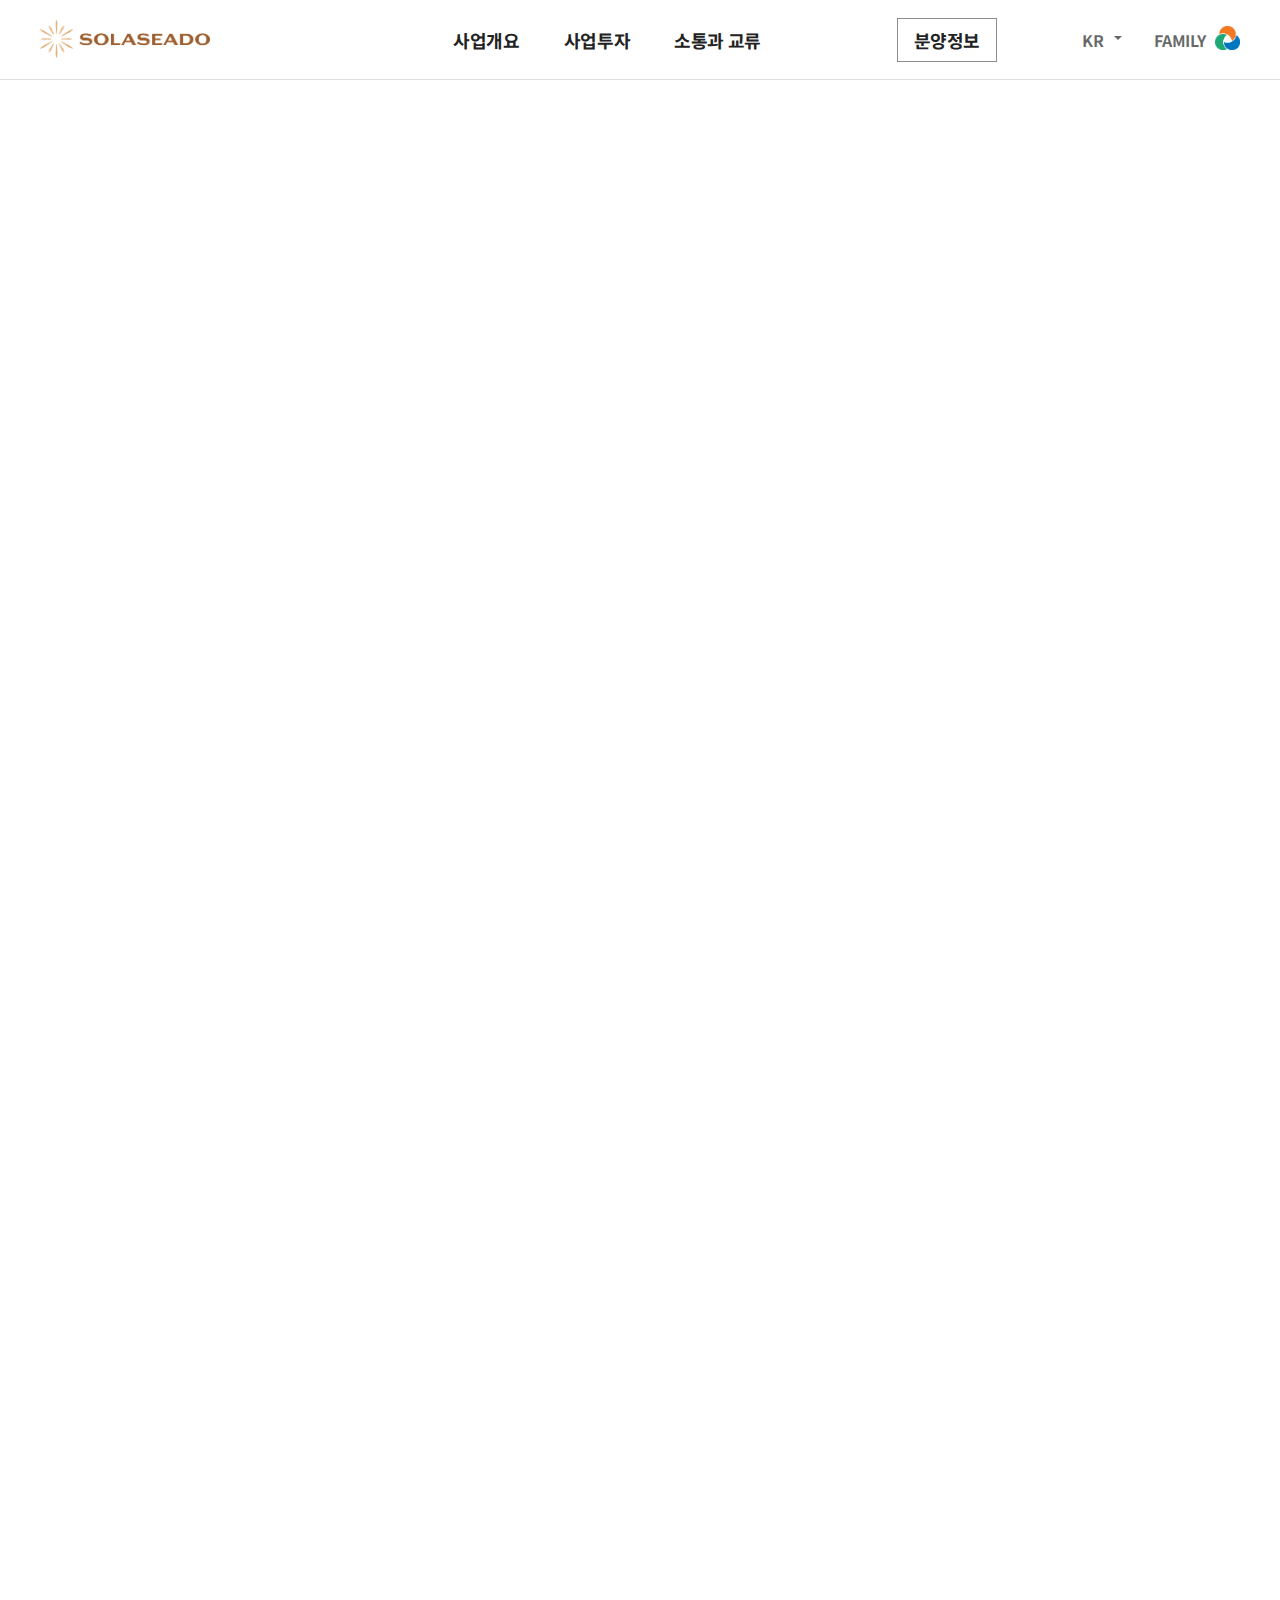
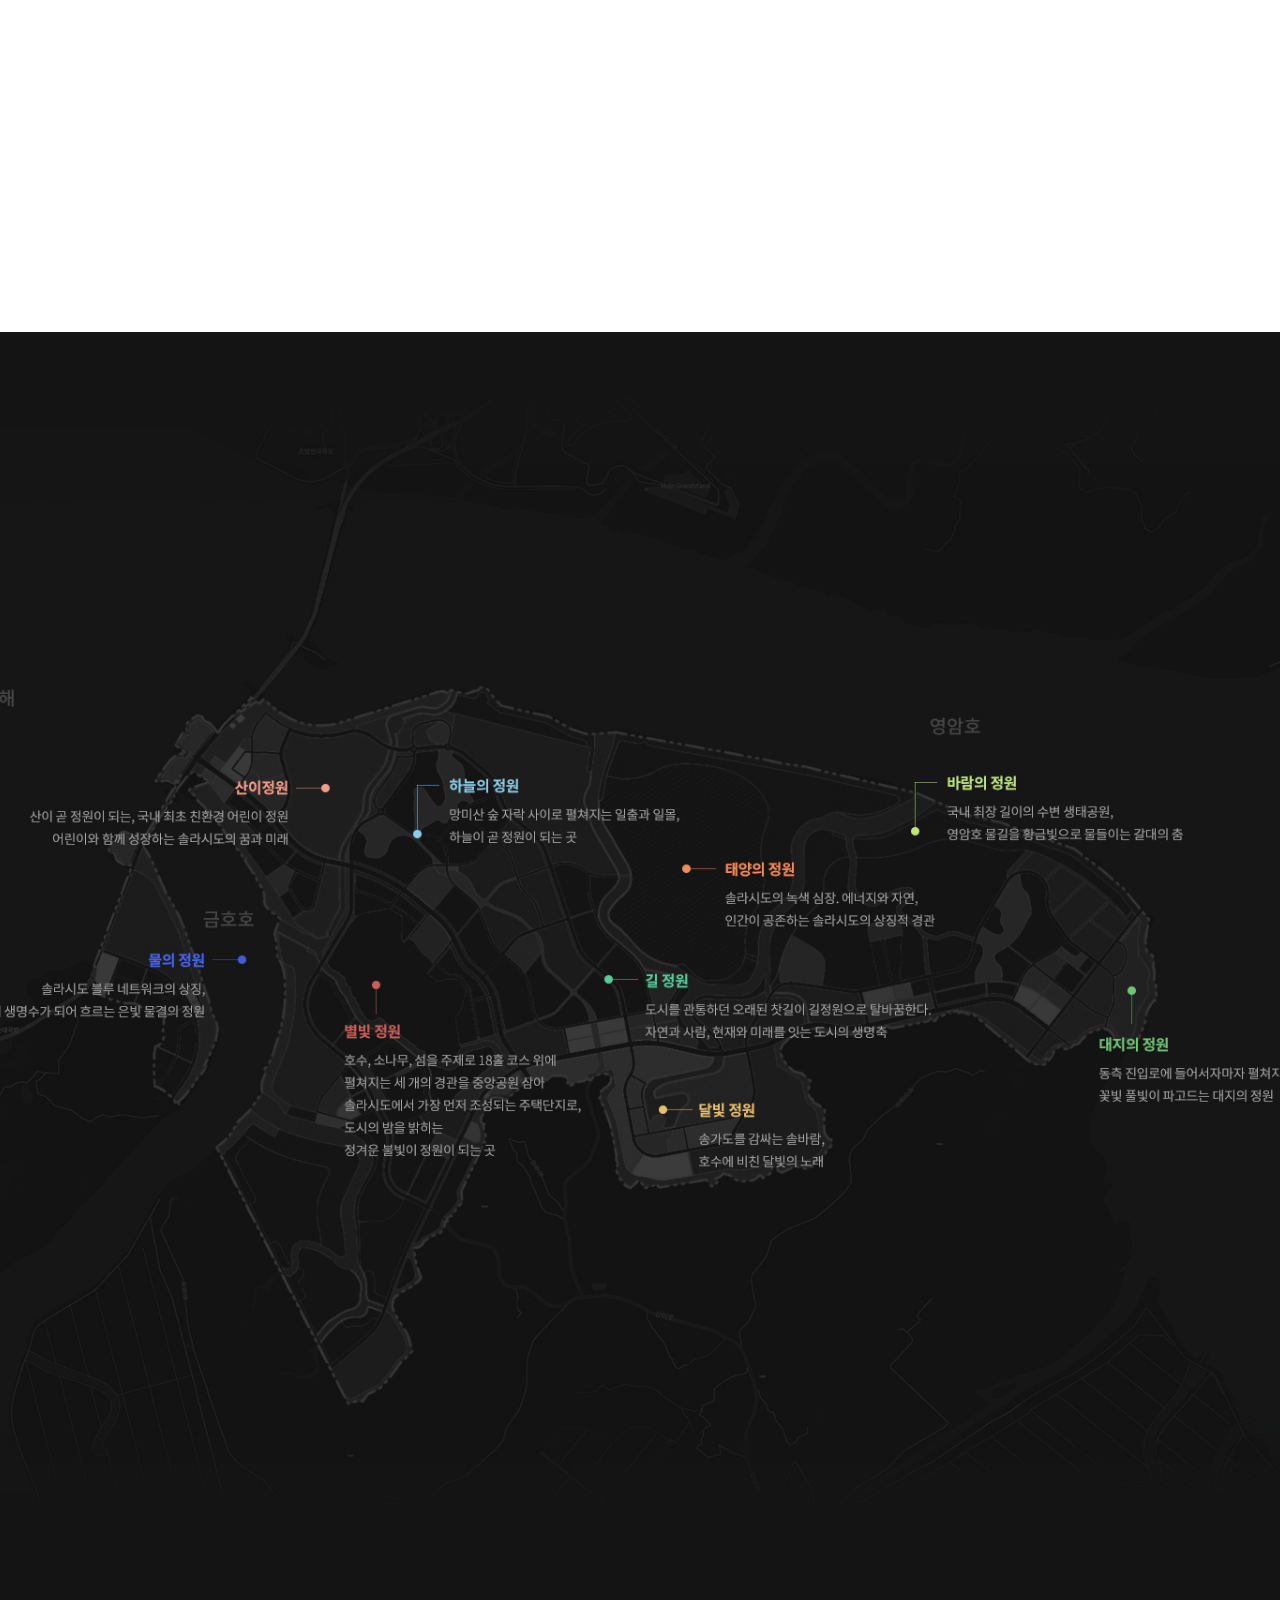
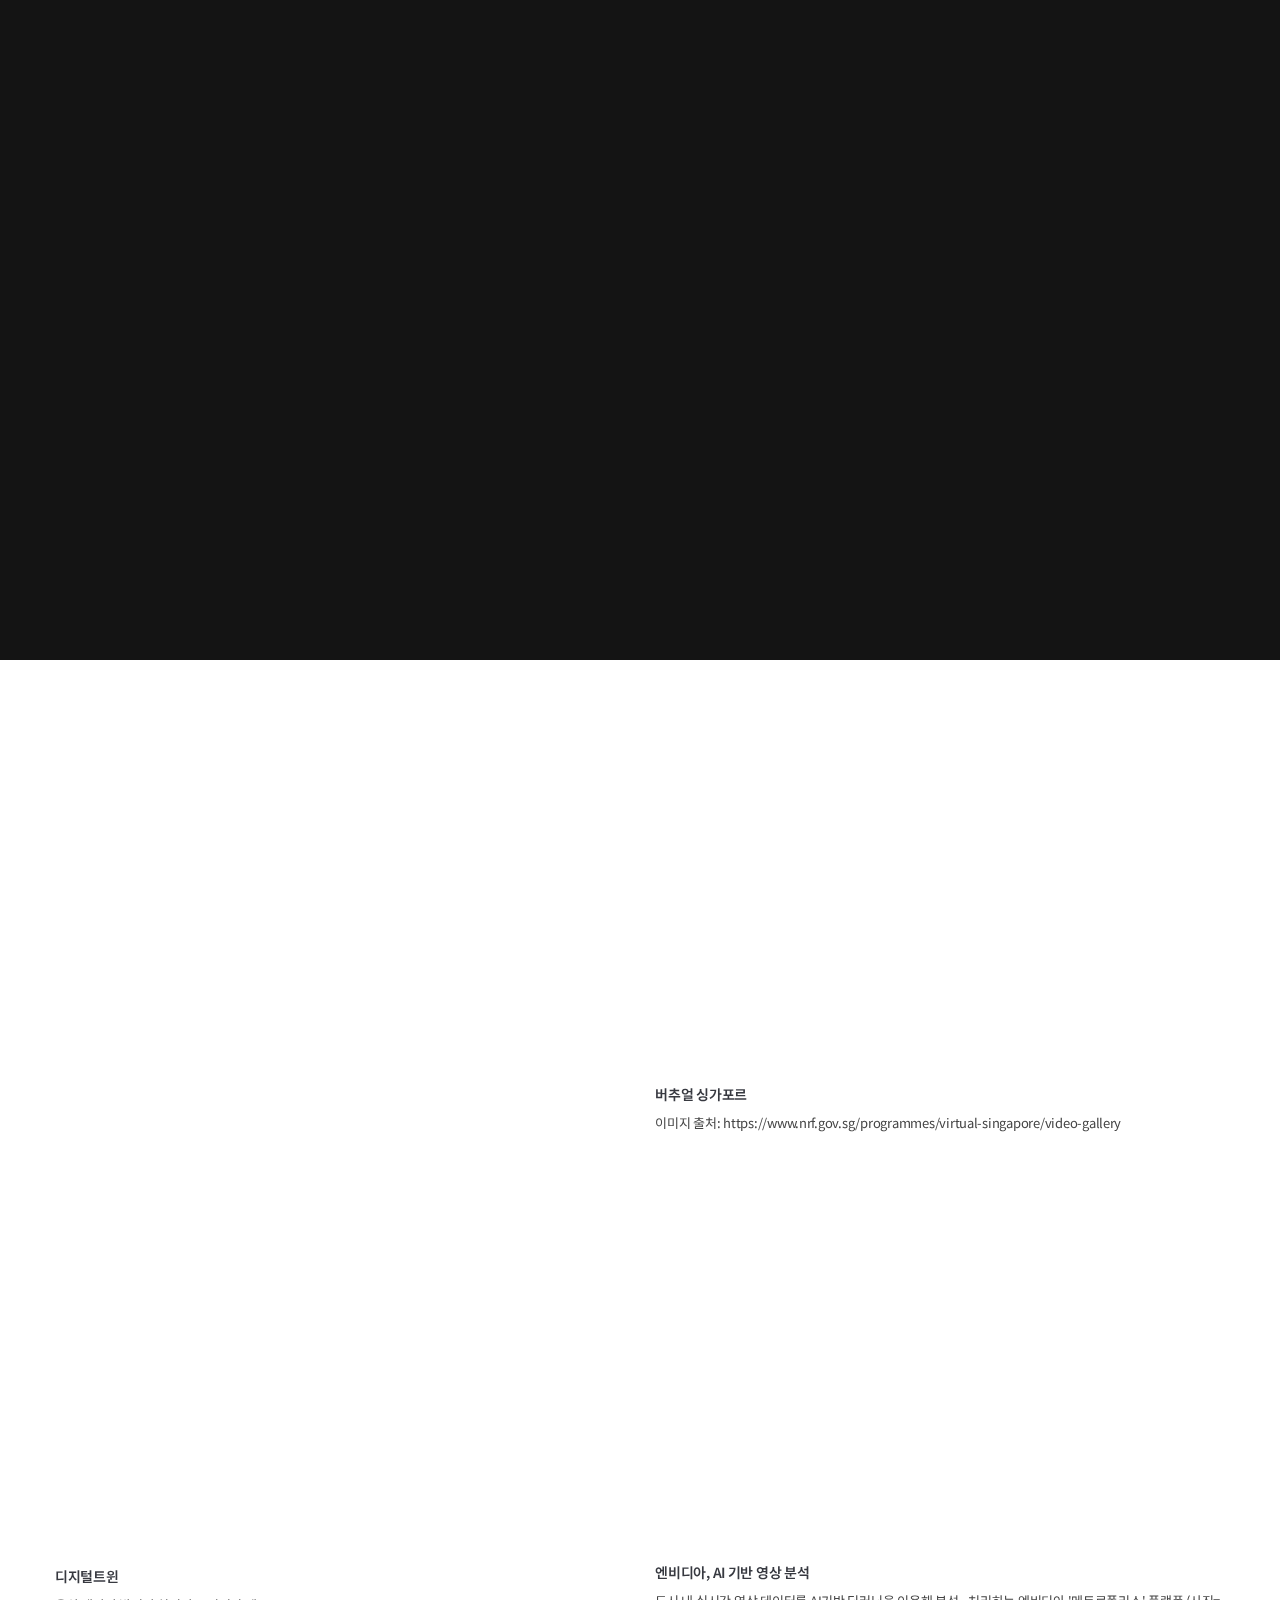
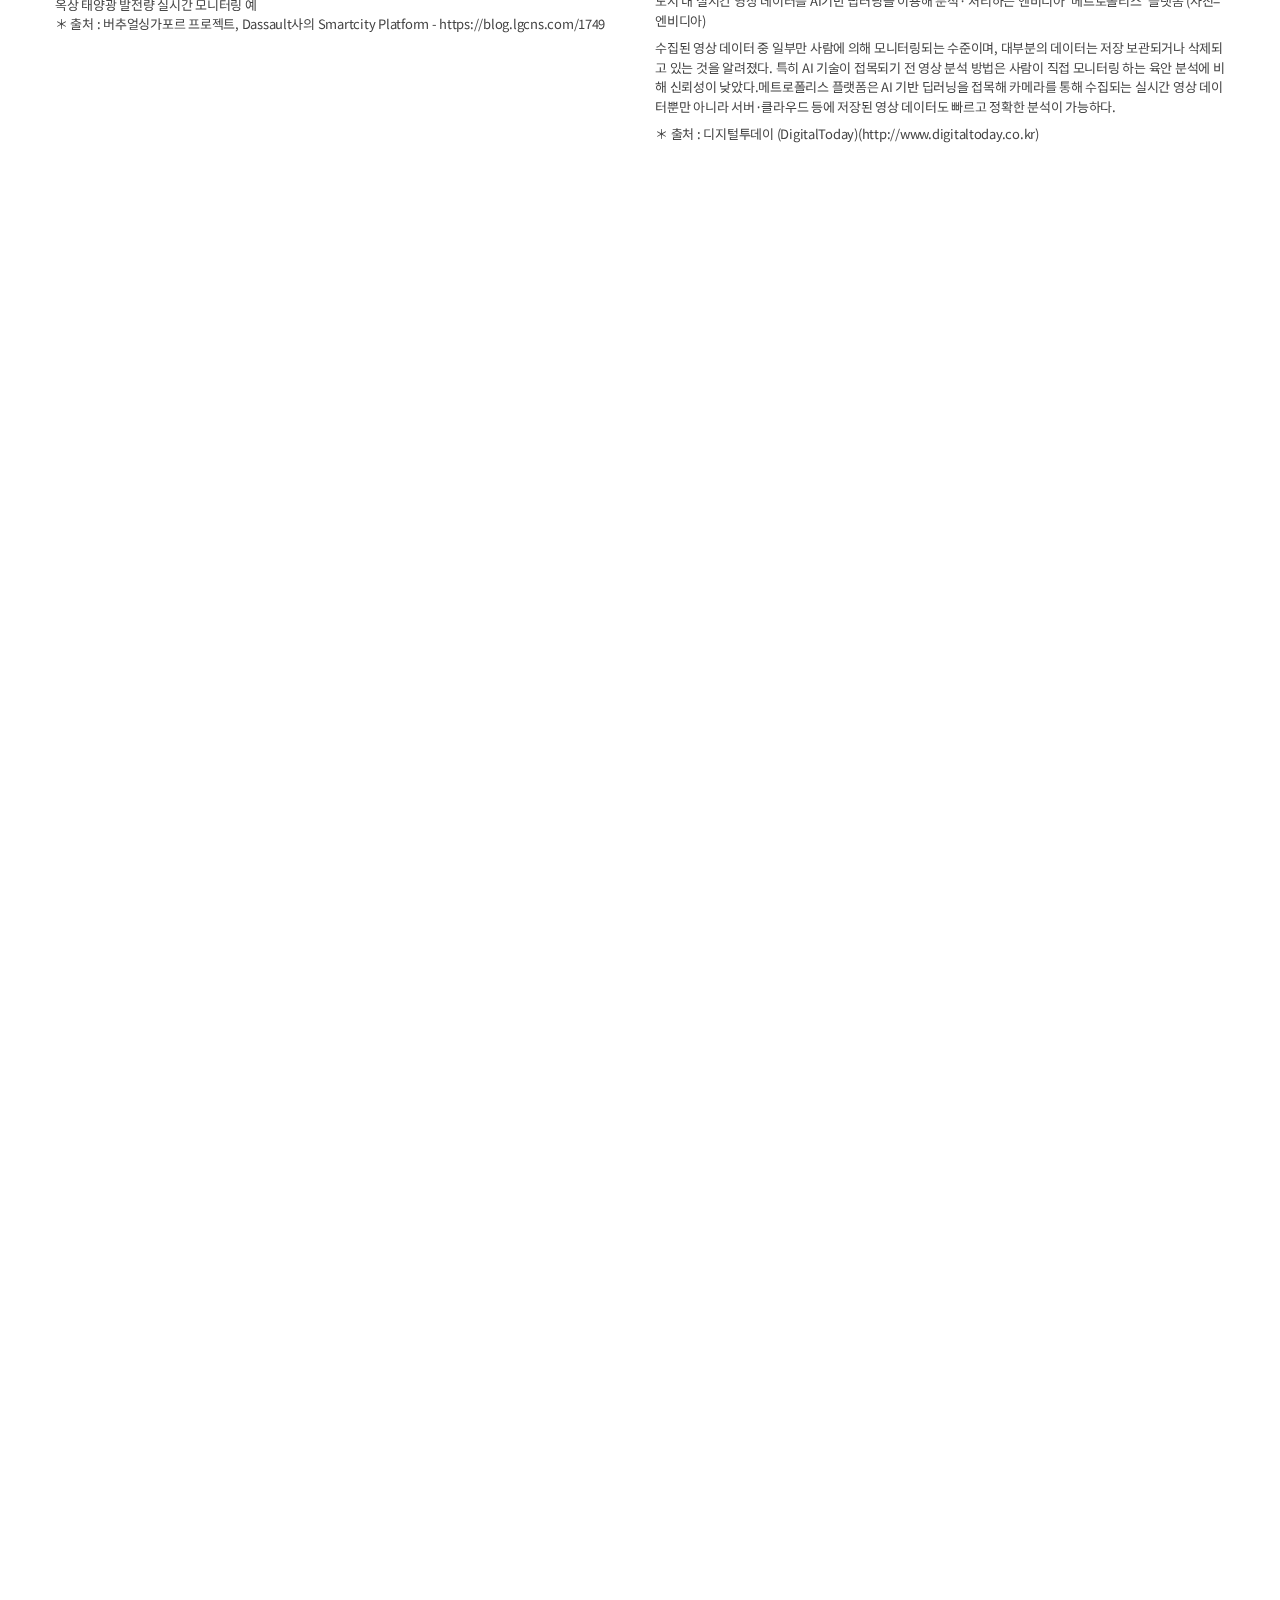
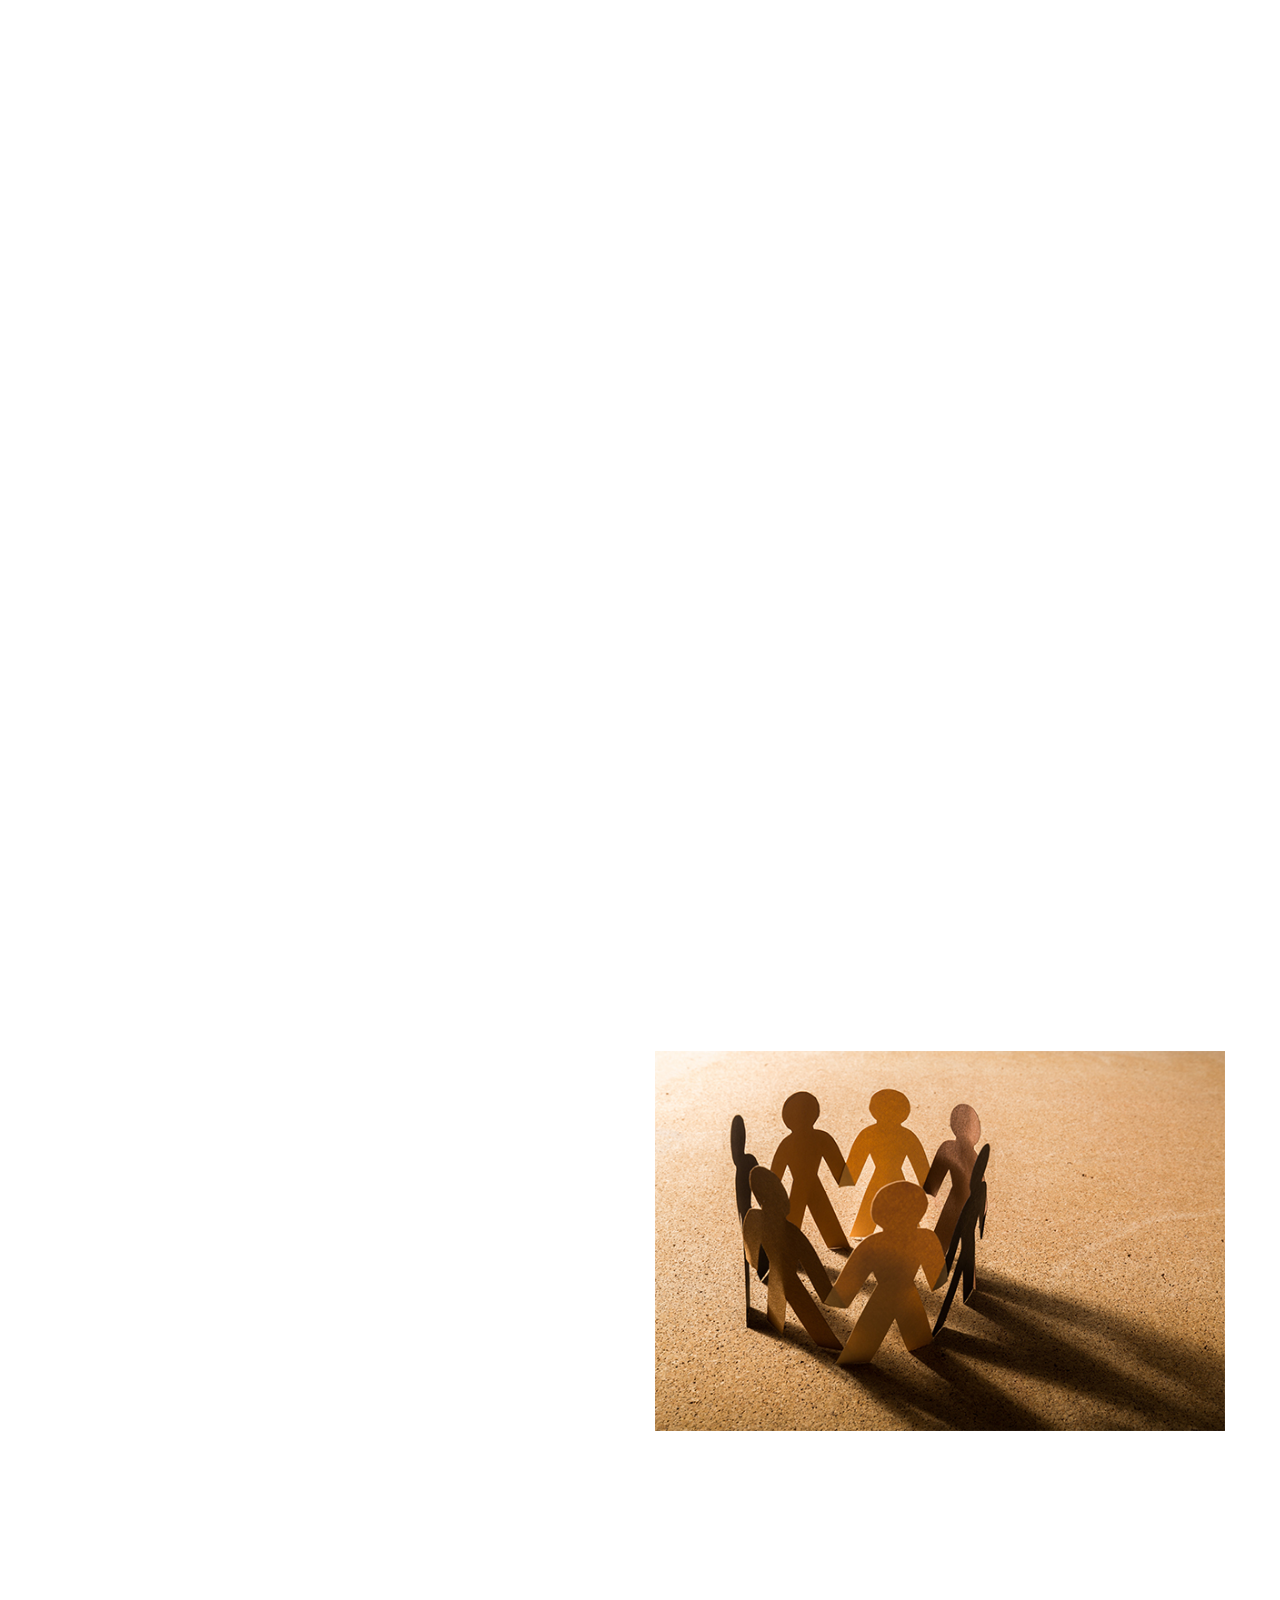
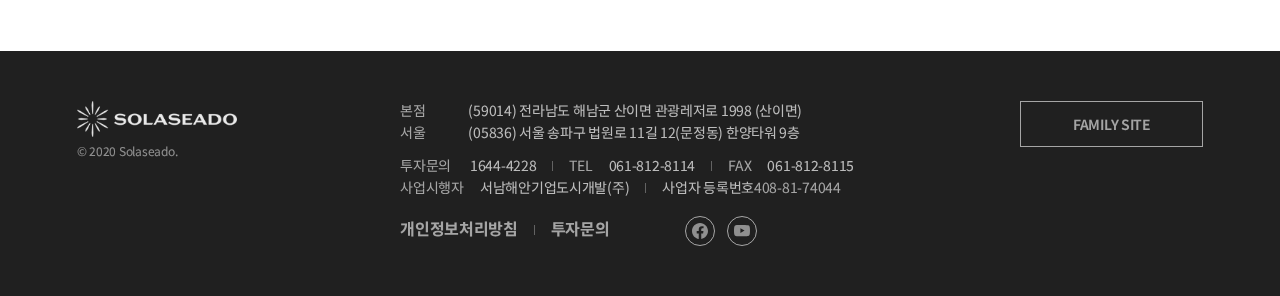
<file: sub/vision.html>
<!DOCTYPE html>
<html lang="en">
<head>
    <meta charset="UTF-8">
    <meta http-equiv="X-UA-Compatible" content="IE=edge">
    <meta name="viewport" content="width=device-width, initial-scale=1.0">
    <title>태양의 도시 솔라시도</title>
    <link rel="icon" href="../img/favicon.png"/>
    <!-- 제이쿼리 -->
    <script src="../js/jquery.min.js"></script>
    <script src="../js/jquery.mousewheel.min.js"></script>
    <!-- 제이쿼리 AOS 플러그인 -->
    <link rel="stylesheet" href="https://unpkg.com/aos@next/dist/aos.css">
    <script src="https://unpkg.com/aos@next/dist/aos.js"></script>
    <!-- 자바스크립트 -->
    <script src="../js/layout.js"></script>
    <!-- Material Icons -->
    <link href="https://fonts.googleapis.com/icon?family=Material+Icons" rel="stylesheet">
    <!-- css -->
    <link rel="stylesheet" type="text/css" href="../css/reset.css">
    <link rel="stylesheet" type="text/css" href="../css/base.css">
    <link rel="stylesheet" type="text/css" href="../css/layout.css">
</head>
<body>
    <script>
        //제이쿼리 AOS 플러그인
        AOS.init(); 
    </script>
    <header style="background: white; border-bottom: 1px solid #ddd;">
        <h1>
            <a href="../index.html"><img src="../img/logo.png" alt="로고"></a>
        </h1>
        <div class="gnb">
            <ul class="nav">
                <li>
                    <a href="#">사업개요</a>
                    <ul class="submenu1" id="submenu1-1"></a>
                        <li>
                            <a href="./vision.html">
                                비전
                            </a>
                        </li>
                        <li>
                            <a href="./overview.html">
                                도시소개
                            </a>
                        </li>
                        <li>
                            <a href="./development.html">
                                개발현황
                            </a>
                        </li>
                        <li>
                            <a href="./target2030.html">
                                TARGET2030
                            </a>
                        </li>
                    </ul>
                </li>
                <li>
                    <a href="#">사업투자</a>
                    <ul class="submenu1" id="submenu1-2"></a>
                        <li>
                            <a href="./residentialarea.html">
                                주택단지
                            </a>
                        </li>
                        <li>
                            <a href="./re100.html">
                                RE100 산업단지
                            </a>
                        </li>
                        <li>
                            <a href="./smartfarm.html">
                                스마트팜
                            </a>
                        </li>
                        <li>
                            <a href="./leisure.html">
                                관광레져
                            </a>
                        </li>
                    </ul>
                </li>
                <li>
                    <a href="#">소통과 교류</a>
                    <ul class="submenu1" id="submenu1-3"></a>
                        <li>
                            <a href="./news.html" style="padding-left: 100px">
                                뉴스
                            </a>
                        </li>
                        <li>
                            <a href="./smartideasharing.html">
                                SMART IDEA SHARING
                            </a>
                        </li>
                        <li>
                            <a href="./employment.html">
                                채용
                            </a>
                        </li>
                    </ul>
                </li>
            </ul>
            <ul class="sales">
                <li>
                    <a href="#">분양정보</a>
                    <ul class="submenu2">
                        <li>
                            <a href="#">
                                분양공고
                            </a>
                        </li>
                        <li>
                            <a href="#">
                                공지사항
                            </a>
                        </li>
                        <li>
                            <a href="#">
                                자료실
                            </a>
                        </li>
                    </ul>
                </li>
            </ul>
        </div>
        <div class="sidemenu">
            <input type="checkbox" name="lang" id="lang">
            <label for="lang">
                <span>KR<div class="triangle"></div></span>
                <span>EN<div class="triangle"></div></span>
            </label>
            <a href="#">FAMILY
                <img src="../img/bosung-symbol.png" alt="보성로고">
            </a>
        </div>
        <div class="submenucover"></div>
        <div class="tabletmenu">
            <input type="checkbox" id="menu">
            <label for="menu">
                <img src="../img/btn_mobile_menu_s.png">
                <img src="../img/close.png">
            </label>
            <div class="tabletsubmenu">
                <ul>
                    <li>
                        <ul class="t-submenu">
                            <a href="#">사업개요</a>
                            <li><a href="./vision.html">비전</a></li>
                            <li><a href="./overview.html">도시소개</a></li>
                            <li><a href="./development.html">개발현황</a></li>
                            <li><a href="./target2030.html">TARGET2030</a></li>
                        </ul>
                    </li>
                    <li>
                        <ul class="t-submenu">
                            <a href="#">사업투자</a>
                            <li><a href="./residentialarea.html">주택단지</a></li>
                            <li><a href="./re100.html">RE100 산업단지</a></li>
                            <li><a href="./smartfarm.html">스마트팜</a></li>
                            <li><a href="./leisure.html">관광레저</a></li>
                        </ul>
                    </li>
                    <li>
                        <ul class="t-submenu">
                            <a href="#">소통과 교류</a>
                            <li><a href="./news.html">뉴스</a></li>
                            <li><a href="./smartideasharing.html">SMART IDEA SHARING</a></li>
                            <li><a href="./employment.html">채용</a></li>
                        </ul>
                    </li>
                    <li>
                        <ul class="t-submenu">
                            <a href="#">분양정보</a>
                            <li><a href="#">분양공고</a></li>
                            <li><a href="#">공지사항</a></li>
                            <li><a href="#">자료실</a></li>
                        </ul>
                    </li>
                </ul>
            </div>
        </div>
    </header>
    <div id="wrap">
        <div class="v-video">
            <!-- 유튜브 iframe API 설정 -->
            <script>
                var tag = document.createElement('script');
                tag.src = "https://www.youtube.com/iframe_api";
                var firstScriptTag = document.getElementsByTagName('script')[0];
                firstScriptTag.parentNode.insertBefore(tag, firstScriptTag);

                var player;
                function onYouTubeIframeAPIReady(){
                    player = new YT.Player('yt_player',{
                        width:'100%',
                        videoId:'wTIuNwVRZtU',
                        playerVars:{ 'autoplay':1,'playlist':'wTIuNwVRZtU','loop':1,'quality':'high','controls':0 },
                        events:{
                            'onReady':onPlayerReady,
                            'onError':onPlayerError
                        }
                    });
                }

                function onPlayerReady(e){
                    e.target.mute();
                    e.target.playVideo();
                }

                function onPlayerError(e){
                    console.log("error");
                    location.reload();
                }

                // 재생/멈춤 버튼 클릭 제어
                $(document).on('click', '.videoPlay', function(){    
                    $('#yt_player').get(0).contentWindow.postMessage('{"event":"command","func":"playVideo","args":""}','*');       
                });
                $(document).on('click', '.videoPause', function(){    
                    $('#yt_player').get(0).contentWindow.postMessage('{"event":"command","func":"pauseVideo","args":""}','*');       
                });

                // 볼륨 버튼 클릭 제어
                $(document).on('click', '.videoMute', function(){    
                    $('#yt_player').get(0).contentWindow.postMessage('{"event":"command","func":"mute","args":""}','*');       
                });
                // 볼륨 버튼 클릭 제어
                $(document).on('click', '.videoUnmute', function(){    
                    $('#yt_player').get(0).contentWindow.postMessage('{"event":"command","func":"unMute","args":""}','*');       
                });
            </script>
            <div class="video_over"></div>
            <div id="yt_player"></div>
            <div class="videobutton">
                <div class="v-button1">
                    <input type="checkbox" id="videoplay">
                    <label for="videoplay">
                        <img src="../img/play.svg" class="videoPlay">
                        <img src="../img/pause.svg" class="videoPause">
                    </label>
                </div>
                <div class="v-button2">
                    <input type="checkbox" id="videovolume">
                    <label for="videovolume">
                        <img src="../img/volume_off.svg" class="videoMute">
                        <img src="../img/volume_up.svg" class="videoUnmute">
                    </label>
                </div>
            </div>
        </div>
        <section class="v1">
            <div class="v1-1">
                <h2 id="animate1" data-aos="fade-up" data-aos-duration="700">
                    아름다운 유산<br>
                    친환경 생태도시
                </h2>
                <h4 data-aos="fade-up" data-aos-duration="700" data-aos-delay="100">
                    <a href="#">#9개 기점 정원</a>
                    <a href="#">#Eco-Network</a>
                    <a href="#">#어메니티 그린 스페이스</a>
                    <a href="#">#숲길</a>
                    <a href="#">#물길</a>
                    <a href="#">#사람길</a>
                    <a href="#">#비오톱</a>
                    <a href="#">#자연형 수로</a>
                    <a href="#">#구성구경</a>
                </h4>
                <h3 data-aos="fade-up" data-aos-duration="700" data-aos-delay="200">
                    “자연”이라는 가장 소중한 유산을 보전하면서도, 그 구석구석을 모두 연결한 솔라시도는 도시민 누구든지
                    자연을 가깝게 누릴 수 있는 그린 네트워크를 조성합니다. 솔라시도는 바다와 호수 사이에 깃든 아름다운
                    풍광을 간직한 곳입니다. 우리는 솔라시도의 자연 환경을 최대한 보전하고 언제 어디서나 쉽고 편리하게
                    자연을 가까이 할 수 있는 도시를 만듭니다.
                </h3>
            </div>
            <div class="v1-2">
                <img src="../img/vision01.jpg" data-aos="fade-up" data-aos-duration="700" data-aos-delay="200" data-aos-offset="50">
                <img src="../img/vision02.jpg" data-aos="fade-down" data-aos-duration="700" data-aos-delay="200" data-aos-offset="50">
            </div>
            <div class="v1-3">
                <div>
                    <h2 data-aos="fade-up" data-aos-duration="700" data-aos-delay="100">
                        자연으로 빚는<br>
                        700만 평의 거대한 정원
                    </h2>
                    <h4 data-aos="fade-up" data-aos-duration="700" data-aos-delay="200">
                        남도가 가지고 있는 천혜의 자연환경 속에서 찾아낸 아홉 가지 빛 (九晟)으로
                        미래 세대, 문명의 등불이 되는 아홉 개의 정원을 만들다!
                    </h4>
                </div>
                <div>
                    <div class="v1-3img" data-aos="fade-right" data-aos-duration="700">
                        <img src="../img/garden01-sane.jpg">
                        <h4>산이정원</h4>
                    </div>
                    <div class="v1-3img" data-aos="fade-right" data-aos-duration="700">
                        <img src="../img/garden02-sky.jpg">
                        <h4>하늘정원</h4>
                    </div>
                    <div class="v1-3img" data-aos="fade-right" data-aos-duration="700">
                        <img src="../img/garden03-sun.jpg">
                        <h4>태양의 정원</h4>
                    </div>
                    <div class="v1-3img" data-aos="fade-right" data-aos-duration="700">
                        <img src="../img/garden04-wind.jpg">
                        <h4>바람의 정원</h4>
                    </div>
                    <div class="v1-3img" data-aos="fade-right" data-aos-duration="700">
                        <img src="../img/garden05-water.jpg">
                        <h4>물의 정원</h4>
                    </div>
                    <div class="v1-3img" data-aos="fade-right" data-aos-duration="700">
                        <img src="../img/garden06-starheart.jpg">
                        <h4>별빛정원</h4>
                    </div>
                    <div class="v1-3img" data-aos="fade-right" data-aos-duration="700">
                        <img src="../img/garden07-road.jpg">
                        <h4>길정원</h4>
                    </div>
                    <div class="v1-3img" data-aos="fade-right" data-aos-duration="700">
                        <img src="../img/garden08-moon.jpg">
                        <h4>달빛정원</h4>
                    </div>
                    <div class="v1-3img" data-aos="fade-right" data-aos-duration="700">
                        <img src="../img/garden09-land.jpg">
                        <h4>대지의 정원</h4>
                    </div>
                </div>
            </div>
            <div class="v1-4">
                <div>
                    <div class="v1-4a">
                        <h2 data-aos="fade-up" data-aos-duration="700">
                            멀지만 기술로<br>
                            가까운 스마트시티
                        </h2>
                        <h4 data-aos="fade-up" data-aos-duration="700" data-aos-delay="100">
                            <a href="#">#온택트</a>
                            <a href="#">#블록체인</a>
                            <a href="#">#5G</a>
                            <a href="#">#자율주행차량</a>
                            <a href="#">#로봇</a>
                            <a href="#">#드론</a>
                        </h4>
                        <h3 data-aos="fade-up" data-aos-duration="700" data-aos-delay="200">
                            도시 계획과 설계 단계에서부터 스마트시티로 조성되는 솔라시도는
                            4차 산업 혁명의 핵심 요소인 디지털 인프라를 기반으로 삼고 있습니다. 
                            특히, 에너지 전환을 통한 탄소제로실현, 전기차/자율주행을 통한 친환경 
                            교통서비스는 수도권과 같은 문명의 이기를 누리며 편리한 생활을 가능하게 합니다. 
                            백지 상태에서 출발하여, 국내 최고의 신재생에너지 자원과 쾌적한 저밀도 
                            개발환경을 갖춘 솔라시도는 가장 안정적인 조건에서 도전적인 혁신 기술을 
                            실증할 수 있는 최적의 장소입니다.
                        </h3>
                    </div>
                    <div class="v1-4b">
                        <img src="../img/vision04b.png" data-aos="fade-in" data-aos-duration="1000">
                        <h4>
                            버추얼 싱가포르
                        </h4>
                        <h5>
                            이미지 출처: https://www.nrf.gov.sg/programmes/virtual-singapore/video-gallery
                        </h5>
                    </div>
                    <div class="v1-4c">
                        <img src="../img/vision04.jpg" data-aos="fade-in" data-aos-duration="1000">
                        <h4>
                            디지털트윈
                        </h4>
                        <h5>
                            옥상 태양광 발전량 실시간 모니터링 예<br>
                            ＊ 출처 : 버추얼싱가포르 프로젝트, Dassault사의 Smartcity Platform - https://blog.lgcns.com/1749
                        </h5>
                    </div>
                    <div class="v1-4c">
                        <img src="../img/vision05.jpg" data-aos="fade-in" data-aos-duration="1000">
                        <h4>
                            엔비디아, AI 기반 영상 분석
                        </h4>
                        <h5>
                            도시 내 실시간 영상 데이터를 AI기반 딥러닝을 이용해 분석· 처리하는 엔비디아 '메트로폴리스' 플랫폼
                            (사진=엔비디아)
                        </h5>
                        <h5>
                            수집된 영상 데이터 중 일부만 사람에 의해 모니터링되는 수준이며, 
                            대부분의 데이터는 저장 보관되거나 삭제되고 있는 것을 알려졌다. 
                            특히 AI 기술이 접목되기 전 영상 분석 방법은 사람이 직접 모니터링 
                            하는 육안 분석에 비해 신뢰성이 낮았다.메트로폴리스 플랫폼은 AI 
                            기반 딥러닝을 접목해 카메라를 통해 수집되는 실시간 영상 데이터뿐만 
                            아니라 서버·클라우드 등에 저장된 영상 데이터도 빠르고 정확한 분석이 가능하다.
                        </h5>
                        <h5>
                            ＊ 출처 : 디지털투데이 (DigitalToday)(http://www.digitaltoday.co.kr)
                        </h5>
                    </div>
                </div>
            </div>
            <div class="v1-5">
                <div>
                    <div class="v1-5a">
                        <img src="../img/vision06.jpg" data-aos="fade-in" data-aos-duration="1000">
                    </div>
                    <div class="v1-4a" style="height: auto;">
                        <h2 data-aos="fade-up" data-aos-duration="700">
                            지속가능한<br>
                            미래산업도시
                        </h2>
                        <h4 data-aos="fade-up" data-aos-duration="700" data-aos-delay="100">
                            <a href="#">#New silicon valley</a>
                            <a href="#">#스마트 웰니스 산업 중심 도시</a>
                            <a href="#">#융ㆍ복합, 자급자족도시</a>
                        </h4>
                        <h3 data-aos="fade-up" data-aos-duration="700" data-aos-delay="200">
                                솔라시도는 뛰어난 자연환경 속에서 산업을 개발하고 세계시장에서 
                                경쟁할 수 있는 무한한 가능성을 가지고 있는 도시입니다.
                                ESG를 실천하고자 하는 기업들에게는 신재생에너지를 활용할 수 있는 
                                최적의 장소이고 섬과 바다를 중심으로 하는 관광산업, 전라남도 특유의 
                                음식과 문화를 체험하고 세계화하는 식품산업, 최근 각광을 받고 있는 
                                치유와 명상을 통한 심신의 Healing 및 Wellness 요소를 결합한 건강산업, 
                                환경과 녹지에 대한 책임과 의무를 여가로 승화시켜 즐겁게 환경을 지키는 
                                정원산업까지, 첨단기술이 융합되는 산업의 변화에 먼저 도전하고 기회를 
                                만드는 사람들이 모이는 우리 도시에서 지속가능한 산업의 패러다임을 함께 개척해 나갑니다.
                        </h3>
                        <h4 data-aos="fade-up" data-aos-duration="700" data-aos-delay="200" style="font-size: 13px; margin-top: 1rem; margin-bottom: 80px;">
                            ESG: Environment Social Governance 기업의 지속가능성과 사회적 영향을 측정하는 핵심요소
                        </h4>
                        <img src="../img/vision07.jpg" data-aos="fade-up" data-aos-duration="700" data-aos-delay="300">
                    </div>
                </div>
            </div>
            <div class="v1-6">
                <div>
                    <div class="v1-4a">
                        <h2 data-aos="fade-up" data-aos-duration="700">
                            일상이 여행이 되는<br>
                            관광레저도시
                        </h2>
                        <h4 data-aos="fade-up" data-aos-duration="700" data-aos-delay="100">
                            <a href="#">#Walkable City</a>
                            <a href="#">#Exotic Place</a>
                            <a href="#">#Hot Place</a>
                            <a href="#">#아웃도어 액티브 시티</a>
                        </h4>
                        <h3 data-aos="fade-up" data-aos-duration="700" data-aos-delay="200">
                            솔라시도는 아름다운 다도해의 해양 관광 자원과 동시에 근대 역사 문화를 
                            간직하고 있는 목포의 배후 도시로서 관광거점의 잠재력이 있는 도시입니다. 
                            특히 바다와 호수에 둘러싸여 있어 요트, 보트 등 수상 레저 스포츠와 골프, 
                            승마 등 아웃도어 액티비티 그리고 명상, 요가 등 웰니스 프로그램의 도입을 
                            통해 사계절 내내 방문객이 끊이지 않는 관광레저도시로서의 면모를 갖추고 있습니다.
                            솔라시도는 넓게 펼쳐진 지평선과 수로가 자아내는 이국적인 풍광에 걸맞는 도시건축으로, 
                            바라보는 것만으로도 힐링이 되는 특별한 안식처로 개발되고 있습니다.
                        </h3>
                    </div>
                </div>
                <img src="../img/vision08b.jpg" data-aos="fade-up" data-aos-duration="1000">
            </div>
            <div class="v1-7">
                <div>
                    <div class="v1-4a">
                        <h2 data-aos="fade-up" data-aos-duration="700">
                            사람 중심 포용도시
                        </h2>
                        <h4 data-aos="fade-up" data-aos-duration="700" data-aos-delay="100">
                            <a href="#">#유니버셜디자인</a>
                            <a href="#">#열려있는 도시</a>
                            <a href="#">#반려 도시</a>
                            <a href="#">#동행도우미</a>
                            <a href="#">#저비용 공유</a>
                            <a href="#">#오픈스페이스</a>
                        </h4>
                        <h3 data-aos="fade-up" data-aos-duration="700" data-aos-delay="200">
                                솔라시도가 지키고자하는 가치는 공유, 안정, 소통입니다. 
                                우리는 이러한 가치를 실현하기 위해 기존의 도시에서 발생하는 도시민의 소외, 
                                약자에 대한 불평등 심화, 경제적 압박 등의 문제를 완화할 수 있는 다양한 혜택을 
                                도시계획 단위에서부터 준비합니다. 주변 커뮤니티 시설을 통한 공유 주방/오피스/게스트하우스를 
                                비롯하여 신재생에너지 사업 기회의 투자를 통한 안정적 소득 창출의 기회와 저렴한 생활비용, 
                                정원 및 광장 등과 같은 커뮤니티 오픈스페이스 제공은 여러분의 반려도시가 될 
                                솔라시도의 가치입니다.
                        </h3>
                    </div>
                    <div class="v1-7b">
                        <img src="../img/vision09.jpg">
                    </div>
                </div>
            </div>
        </section>
        <footer>
            <div>
                <h2>
                    <img src="../img/solaseado-w.png">
                    <span>
                        © 2020 Solaseado.
                    </span>
                </h2>
                <div class="footer-info">
                    <h4>
                        <span>본점</span>
                        (59014) 전라남도 해남군 산이면 관광레저로 1998 (산이면)
                    </h4>
                    <h4>
                        <span>서울</span>
                        (05836) 서울 송파구 법원로 11길 12(문정동) 한양타워 9층
                    </h4>
                    <h5 style="padding-top:10px;">
                        <span class="footer-txt">투자문의</span>
                        1644-4228<span class="footer-line"></span><span class="footer-txt">TEL</span>061-812-8114<span class="footer-line"></span><span class="footer-txt">FAX</span>061-812-8115
                    </h5>
                    <h5>
                        <span class="footer-txt">사업시행자</span>서남해안기업도시개발(주)<span class="footer-line"></span>사업자 등록번호<span class="footer-txt">408-81-74044</span>
                    </h5>
                    <h3>
                        <a href="#">개인정보처리방침</a><span class="footer-line"></span></span><a href="#">투자문의</a>
                        <span class="footer-sns">
                            <a href="https://www.facebook.com/Solaseado_솔라시도-2386427968066241" style="margin-right: 8px;">
                                <svg xmlns="http://www.w3.org/2000/svg" width="16" height="16" fill="rgba(255, 255, 255, 0.5)" class="bi bi-facebook" viewBox="0 0 16 16">
                                    <path d="M16 8.049c0-4.446-3.582-8.05-8-8.05C3.58 0-.002 3.603-.002 8.05c0 4.017 2.926 7.347 6.75 7.951v-5.625h-2.03V8.05H6.75V6.275c0-2.017 1.195-3.131 3.022-3.131.876 0 1.791.157 1.791.157v1.98h-1.009c-.993 0-1.303.621-1.303 1.258v1.51h2.218l-.354 2.326H9.25V16c3.824-.604 6.75-3.934 6.75-7.951z"/>
                                </svg>
                            </a>
                            <a href="https://www.youtube.com/channel/UCC00d2CHe2WHX4k-8EMQ2ng">
                                <svg xmlns="http://www.w3.org/2000/svg" width="16" height="16" fill="rgba(255, 255, 255, 0.5)" class="bi bi-youtube" viewBox="0 0 16 16">
                                    <path d="M8.051 1.999h.089c.822.003 4.987.033 6.11.335a2.01 2.01 0 0 1 1.415 1.42c.101.38.172.883.22 1.402l.01.104.022.26.008.104c.065.914.073 1.77.074 1.957v.075c-.001.194-.01 1.108-.082 2.06l-.008.105-.009.104c-.05.572-.124 1.14-.235 1.558a2.007 2.007 0 0 1-1.415 1.42c-1.16.312-5.569.334-6.18.335h-.142c-.309 0-1.587-.006-2.927-.052l-.17-.006-.087-.004-.171-.007-.171-.007c-1.11-.049-2.167-.128-2.654-.26a2.007 2.007 0 0 1-1.415-1.419c-.111-.417-.185-.986-.235-1.558L.09 9.82l-.008-.104A31.4 31.4 0 0 1 0 7.68v-.123c.002-.215.01-.958.064-1.778l.007-.103.003-.052.008-.104.022-.26.01-.104c.048-.519.119-1.023.22-1.402a2.007 2.007 0 0 1 1.415-1.42c.487-.13 1.544-.21 2.654-.26l.17-.007.172-.006.086-.003.171-.007A99.788 99.788 0 0 1 7.858 2h.193zM6.4 5.209v4.818l4.157-2.408L6.4 5.209z"/>
                                </svg>
                            </a>
                        </span>
                    </h3>
                </div>
                <ul class="familysite">
                    FAMILY SITE
                    <li>
                        <ul class="fs-submenu">
                            <li><a href="#">보성그룹</a></li>
                            <li><a href="#">솔라시도CC</a></li>
                            <li><a href="#">한양</a></li>
                            <li><a href="#">한양수자인</a></li>
                            <li><a href="#">보성산업</a></li>
                            <li><a href="#">코리아에셋매니지먼트</a></li>
                            <li><a href="#">파인힐스</a></li>
                            <li><a href="#">파인비치</a></li>
                            <li><a href="#">해원에스티</a></li>
                            <li><a href="#">해원앰에스씨</a></li>
                            <li><a href="#">여수국제항만</a></li>
                        </ul>
                    </li>
                </ul>
            </div>
        </footer>
    </div>
</body>
</html>
</file>
<file: css/base.css>
header{
    width: 100%;
    height: 80px;
    padding-left: 40px;
    padding-right: 40px;
    box-sizing: border-box;
    display: flex;
    flex-flow: row wrap;
    justify-content: space-between;
    align-items: flex-start;
    position: fixed;
    z-index: 10;
    transition-duration: 0.2s;
}
h1{
    width: 170px;
}
h1 img{
    width: 100%;
    margin-top: 20px;
}
.gnb{
    width: 49%;
    display: flex;
    flex-flow: row wrap;
    justify-content: space-between;
    position: relative;
    left: 7%;
}
.nav{
    display: flex;
    flex-flow: row wrap;
    align-items: flex-start;
    position: relative;
}
.nav>li:hover .submenu1{
    display: block;
}
.nav>li{
    padding: 0 22px;
    box-sizing: border-box;
}
.nav>li>a{
    font-size: 18px;
    line-height: 80px;
    font-weight: 700;
    transition-duration: 0.2s;
}
.nav>li>a:hover{
    color: #1da876;
}
.submenu1{
    display: none;
    position: absolute;
    z-index: 10;
    width: 640px;
    left: 0;
    top: 80px;
    background: white;
}
.submenu1>li{
    float: left;
}
.submenu1>li>a{
    font-size: 15px;
    font-weight: 500;
    color: #555;
    line-height: 62px;
    padding-left: 20px;
    box-sizing: border-box;
    font-weight: 500;
    transition-duration: 0.2s;
}
.submenu1>li>a:hover{
    color: #1da876;
}
.submenucover{
    display: none;
    width: 100%;
    height: 62px;
    position: fixed;
    z-index: 2;
    left: 0;
    top: 80px;
    background: white;
}
.sales{
    position: relative;
}
.sales>li{
    padding: 0 22px;
    height: 80px;
}
.sales>li>a{
    font-size: 18px;
    line-height: 80px;
    font-weight: 700;
    transition-duration: 0.2s;
    margin-top: 2px;
    padding: 8px 16px;
    border: 1px solid #8c8c8c;
    box-sizing: border-box;
    transition-duration: 0.2s;
}
.sales>li>a:hover{
    color: #1da876;
    border: 1px solid #f4f4f4;
    background: #f4f4f4;
}
.submenu2{
    display: none;
    position: absolute;
    z-index: 10;
    width: 400px;
    left: 0;
    top: 80px;
    background: white;
}
.submenu2>li{
    float: left;
}
.submenu2>li>a{
    font-size: 15px;
    font-weight: 500;
    color: #555;
    line-height: 62px;
    padding-left: 20px;
    box-sizing: border-box;
    font-weight: 500;
    transition-duration: 0.2s;
}
.submenu2>li>a:hover{
    color: #1da876;
}
input[name="lang"]{
    display: none;
}
input[name="lang"]:checked+label>span:nth-of-type(1){
    display: block;
    background: black;
    color: white;
}
input[name="lang"]:checked+label>span:nth-of-type(1)>div{
    border-top: 4px solid #b8b8b8;
}
input[name="lang"]:checked+label>span:nth-of-type(2){
    visibility: visible;
    display: block;
}
input[name="lang"]:checked+label>span:nth-of-type(2)>div{
    border-top: 4px solid #b8b8b8;
}
.sidemenu{
    display: flex;
    flex-flow: row wrap;
    justify-content: flex-start;
    align-items: flex-start;
    margin-top: 20px;
}
.sidemenu>label{
    cursor: pointer;
}
.sidemenu span{
    width: 66px;
    line-height: 40px;
    text-align: center;
    font-size: 16px;
    font-weight: 700;
    color: rgba(0, 0, 0, 0.6);
    transition-duration: 0.2s;
}
.sidemenu span>div{
    width: 0;
    height: 0;
    border-top: 4px solid rgba(0, 0, 0, 0.6);
    border-left: 4px solid transparent;
    border-right: 4px solid transparent;
    float: right;
    margin-top: 16px;
    margin-right: 16px;
}
.sidemenu>label>span:nth-of-type(1){
    display: block;
}
.sidemenu>label>span:nth-of-type(2){
    display: block;
    visibility: hidden;
    width: 66px;
    line-height: 40px;
    text-align: center;
    font-size: 16px;
    font-weight: 700;
    color: rgba(0, 0, 0, 0.6);
    background: black;
    color: #b8b8b8;
    transition-duration: 0.2s;
}
.triangle{
    border-top: 6px solid rgba(0, 0, 0, 0.6);
    border-left: 6px solid transparent;
    border-right: 6px solid transparent;
}
.sidemenu>a{
    display: block;
    line-height: 40px;
    margin-left: 16px;
    box-sizing: border-box;
    font-size: 16px;
    font-weight: 700;
    color: rgba(0, 0, 0, 0.6);
    display: flex;
    flex-flow:  row wrap;
    align-items: flex-start;
}
.sidemenu>a>img{
    height: 24px;
    margin-top: 6px;
    margin-left: 10px;
}

/* 풋터 */
footer{
    width: 100%;
    padding-top: 50px;
    padding-bottom: 50px;
    padding-left: 76.5px;
    padding-right: 76.5px;
    background: #202020;
    box-sizing: border-box;
}
footer>div{
    max-width: 1170px;
    margin: 0 auto;
    display: flex;
    flex-flow: row wrap;
    justify-content: space-between;
    align-items: flex-start;
}
footer h2{
    width: 160px;
}
footer h2 img{
    width: 100%;
}
footer h2 span{
    display: block;
    font-size: 12px;
    text-align: left;
    color: rgba(255, 255, 255, 0.5);
}
footer h4{
    font-size: 14px;
    color: rgba(255, 255, 255, 0.7);
    margin-bottom: 0.2em;
    line-height: 1.4;
}
footer h4 span{
    font-size: 14px;
    color: rgba(255, 255, 255, 0.6);
    padding-right: 40px;
}
footer h5{
    font-size: 14px;
    color: rgba(255, 255, 255, 0.7);
    margin-bottom: 0.2em;
    line-height: 1.4;
}
footer h5 span{
    font-size: 14px;
    color: rgba(255, 255, 255, 0.6);
}
.footer-line{
    display: inline-block;
    width: 1px;
    height: 10px;
    background: rgba(255, 255, 255, 0.3);;
    margin-left: 16px;
    margin-right: 16px;
}
.footer-txt{
    margin-right: 16px;
    color: rgba(255, 255, 255, 0.6);
}
footer h3{
    margin-top: 18px;
}
footer h3 a{
    font-weight: 700;
    font-size: 16px;
    color: rgba(255, 255, 255, 0.6);
    transition-duration: 0.2s;
}
footer h3 a:hover{
    color: rgba(255, 255, 255);
}
.footer-sns{
    float: right;
    padding-right: 100px;
}
.footer-sns a{
    display: inline-block;
    width: 30px;
    height: 30px;
    border: 1px solid rgba(255, 255, 255, 0.6);
    border-radius: 15px;
    box-sizing: border-box;
    transition-duration: 0.2s;
}
.footer-sns a:hover{
    border: 1px solid #0f4be6;
    background: #0f4be6;
}
.footer-sns a:hover svg{
    fill: white;
}
.footer-sns a svg{
    padding-left: 6px;
    padding-top: 6px;
    transition-duration: 0.2s;
}
.familysite{
    width: 183px;
    height: 46px;
    font-size: 14px;
    font-weight: 600;
    line-height: 45px;
    color: rgba(255, 255, 255, 0.6);
    border: 1px solid rgba(255, 255, 255, 0.6);
    text-align: center;
    box-sizing: border-box;
    cursor: pointer;
    transition-duration: 0.2s;
    position: relative;
    z-index: 3;
}
.familysite>li{
    position: relative;
}
.fs-submenu{
    position: relative;
    z-index: 2;
    width: 100%;
    top: -406px;
    background: #47bcff;
    padding-top: 15px;
    padding-bottom: 15px;
    box-sizing: border-box;
    height: 0;
    display: none;
    transition-duration: 0.5s;
}
.fs-submenu li{
    width: 100%;
    line-height: 29.5px;
}
.fs-submenu a{
    color: white;
    font-size: 15px;
    font-weight: 500;
}
.familysite:hover{
    background: #133561;
    color: white;
    border: 1px solid rgba(255, 255, 255, 0);
}
.familysite:hover .fs-submenu{
    display: block;
    height: 360px;
}
</file>
<file: css/layout.css>
html,body{
    position: relative;
}
.index_body{
    overflow: hidden;
}
.videowrap{
    width: 100%;
    height: 100vh;
    text-align: center;
    overflow: hidden;
    position: relative;
}
.videowrap video {
    min-width: 100%;
    min-height: 100%;
    position: absolute;
    left: 50%;
    top: 50%;
    transform: translateX(-50%) translateY(-50%);
    z-index: -1;
}
.videowrap>h2{
    font-family: "Roboto";
    font-weight: 300;
    letter-spacing: 0.15em;
    font-size: 14px;
    position: fixed;
    z-index: 5;
    width: 400px;
    right: -150px;
    top: 50%;
    transform: translateY(-50%) translateY(-8%);
    transform: rotate(-90deg);
    color: white;
    opacity: 0;
    transition-duration: 0.5s;
}
.video_over{
    width: 100%;
    height: 100%;
    background-color: #fff;
    opacity: 0.01;
    position: absolute;
    top: 0;
    left: 0;
}
.righttxt{
    display: inline;
    color: white;
    font-size: 14px;
    font-weight: 700;
    letter-spacing: 0.15em;
}
.rightline{
    display: inline-block;
    vertical-align: middle;
    width: 44px;
    height: 1px;
    background: white;
    margin-left: 14px;
    margin-right: 14px;
}
.mbanner{
    width: 50%;
    position: absolute;
    bottom: 0vh;
    
}
.mbanner a{
    display: inline-block;
    width: 46%;
    position: relative;
    bottom: 0;
}
.mbanner a:nth-of-type(2){
    right: 50px;
}
.mbanner img{
    width: 100%;
}
#leftwrap{
    width: 50vw;
    height: 400vh;
    position: fixed;
    top: -400vh;
    left: 0;
    transition: 0.8s;
}
#leftwrap img{
    height: 100vh;
    margin: 0 auto;
}
.left3{
    width: 100%;
    height: 100vh;
    overflow: hidden;
}
.left3>img{
    position: relative;
    left: -340px;
}
#rightwrap{
    width: 50vw;
    height: 430vh;
    position: fixed;
    top: 100vh;
    left: 50%;
    transition: 0.8s;
}
#rightwrap img{
    height: 100%;
}
.right{
    width: 100%;
    height: 130vh;
    position: relative;
    top: -30vh;
}
.m_banner_txt{
    width: 100%;
    height: 30vh;
    background: linear-gradient(180deg, rgba(115, 165, 108, 0) 15%, #76bf88 90%);
    padding-top: 50px;
    padding-left: 50px;
    box-sizing: border-box;
}
.m_banner_txt h2{
    font-size: 48px;
    font-weight: 700;
    color: white;
    margin-bottom: 10px;
}
.m_banner_txt h4{
    width: 100%;
    font-size: 20px;
    font-size: 900;
    color: white;
}
.info1{
    width: 100%;
    height: 100vh;
    padding: 5rem;
    padding-top: 8.5rem;
    box-sizing: border-box;
}
.info1>h2{
    font-size: 68px;
    font-weight: 700;
    margin-bottom: 2rem;
    color: white;
    transition-duration: 0.2s;
}
.info1>h3{
    font-size: 20px;
    font-weight: 300;
    letter-spacing: -0.02em;
    color: white;
    line-height: 1.9rem;
    margin-bottom: 4.4rem;
}
.info1-1{
    display: flex;
    flex-flow: column wrap;
}
.icon{
    width: 100%;
    display: flex;
    flex-flow: row wrap;
    align-items: flex-start;
    justify-content: space-between;
}
.icon h2{
    font-size: 60px;
    font-weight: 700;
    font-family: "Roboto";
    line-height: 60px;
    color: white;
    margin-top: 28px;
}
.icon h3{
    font-size: 20px;
    font-weight: 300;
    color: white;
    line-height: 1.5em;
    margin-top: 10px;
}
.icon span{
    color: white;
    font-family: "Roboto";
    font-size: 32px;
    font-weight: 100;
    margin-left: 10px;
}
.iconbox{
    width: 100px;
    height: 100px;
    border-radius: 50px;
    box-sizing: border-box;
    background: rgba(255, 255, 255, 0.85);
    display: flex;
    justify-content: center;
    align-items: center;
}
.iconbox img{
    width: 50%;
}
.iconbox+div{
    display: flex;
    align-items: flex-end;
}
.fixedanimation{
    position: relative;
    width: 100%;
    margin-top: 30px;
    display: flex;
    flex-flow: row wrap;
    justify-content: flex-end;
    align-items: center;
    padding-right: 40px;
    box-sizing: border-box;
}
.fixedanimation>svg{
    position: fixed;
    z-index: 10;
    right: 45.5vw;
    bottom: -100vh;
    transition-duration: 0.5s;
    animation-name: arrow;
    animation-duration: 1s;
    animation-direction: alternate;
    animation-iteration-count: infinite;
}
@keyframes arrow{
    from{
        bottom: 30px;
    }
    to{
        bottom: 40px;
    }
}
.skip{
    display: flex;
    align-items: flex-start;
}
.skip a:nth-of-type(1){
    color: white;
    font-size: 16px;
    font-weight: 100;
    line-height: 20px;
    margin-right: 16px;
}
.right .icon{
    max-width: 350px;
}
.right1{
    width: 100%;
    height: 100vh;
    position: relative;
    top: -30vh;
    overflow: hidden;
}
.right2{
    width: 100%;
    height: 100vh;
    position: relative;
    top: -30vh;
}
.right3{
    width: 100%;
    height: 100vh;
    position: relative;
    top: -30vh;
    overflow: hidden;
}
.left{
    width: 100%;
    height: 100vh;
}
#left{
    padding-top: 13rem;
}
#left .icon{
    max-width: 560px;
}
.left1{
    width: 100%;
    height: 100vh;
    overflow: hidden;
}
.left2{
    width: 100%;
    height: 100vh;
}
#left2{
    padding-top: 13rem;
}
#left2 .icon{
    max-width: 570px;
    display: flex;
    justify-content: space-between;
}
#right2{
    padding-top: 13rem;
}
#right2 .icon{
    max-width: 540px;
}
.left3{
    width: 100%;
    height: 100vh;
}
.slide2 {
    width: 100%;
    background: white;
    position: fixed;
    top: 100vh;
    transition: 0.8s;
}
.slide2-1{
    max-width: 1170px;
    padding-top: 140px;
    padding-bottom: 80px;
    padding-left: 76.5px;
    padding-right: 76.5px;
    margin: 0 auto;
}
.slide2-1>h2{
    font-size: 40px;
    font-weight: 600;
    line-height: 1.2;
    color: #181b31;
    margin: 0.25em 0;
    margin-top: 0;
}
.slide2-1>h4{
    font-size: 1rem;
    line-height: 1.5em;
    font-weight: 400;
    margin-bottom: 45px;
}
.slideimg2-1{
    width: 100%;
    display: flex;
    flex-flow: row wrap;
    justify-content: space-between;
    align-items: flex-start;
}
.slideimg2-1>div{
    width: 24%;
}
.slideimg2-1>div>a{
    display: block;
    width: 100%;
    height: 150px;
    overflow: hidden;
    background: black;
}
.slideimg2-1 img{
    width: 100%;
    position: relative;
    top: 0;
    transition-duration: 0.2s;
}
.slideimg2-1 img:hover{
    opacity: 0.8;
}
.slideimg2-1 h4{
    width: 100%;
    margin-top: 20px;
    margin-bottom: 8px;
}
.slideimg2-1 h4 a{
    font-size: 18px;
    font-weight: 600;
    line-height: 1.2em;
    color: #555;
    transition-duration: 0.2s;
}
.slideimg2-1 h4 a:hover{
    color: #0f4be6;
}
.slideimg2-1 h5{
    width: 100%;
    margin-top: 20px;
}
.slideimg2-1 h5 a{
    font-size: 14px;
    font-weight: 500;
}
.slideimg2-1 h5 a:hover{
    color: #0f4be6;
}
.slide2-2{
    width: 100%;
    background: #222;
    background-image: url(../img/tourBG2.png);
    background-size: 100%;
    background-position: -5% 62%;
    padding-top: 80px;
    padding-bottom: 140px;
    padding-left: 76.5px;
    padding-right: 76.5px;
    box-sizing: border-box;
}
.slide2-2>div{
    max-width: 1170px;
    margin: 0 auto;
    margin-top: 100px;
    margin-bottom: 40px;
    box-sizing: border-box;
}
.slide2-2 h4{
    color: white;
    font-size: 22px;
    font-weight: 300;
    line-height: 1.2;
    margin-top: 10px;
    margin-bottom: 10px;
}
.slide2-2 h2{
    color: white;
    font-size: 40px;
    font-weight: 600;
    line-height: 1.2;
    margin-top: 20px;
    margin-bottom: 10px;
}
.slide2-2 h3{
    color: #e38f59;
    display: flex;
    align-items: flex-end;
    padding-top: 15px;
    padding-bottom: 15px;
}
.slide2-2 h3 span{
    padding-right: 10px;
}
.slide2-2 h5{
    font-size: 15px;
    color: rgba(255, 255, 255, 0.6);
    line-height: 1.75em;
    margin-bottom: 3rem;
}
.slide2-2 button{
    width: 190px;
    height: 50px;
    outline: none;
    border: none;
    text-align: start;
    padding-left: 20px;
    padding-right: 20px;
    box-sizing: border-box;
    display: flex;
    justify-content: space-between;
    align-items: center;
    cursor: pointer;
    background: white;
    color: black;
    fill: black;
    transition-duration: 0.5s;
}
.slide2-2 button:hover{
    background: linear-gradient(to bottom right, #31B89E, #BDD99D);
    color: white;
    fill: white;
}
.slide2-2 button svg{
    fill: inherit;
}
.slide2-2 button a{
    font-size: 15px;
    font-weight: 700;
    color: inherit;
}

/* 메인페이지 태블릿 미디어쿼리 */
.tabletmenu{
    display: none;
}
.t-slide1{
    display: none;
}
.videowrap .right{
    display: none;
}
.mobile-target2030{
    display: none;
}

@media screen and (max-width:1100px){
    /* 헤더 */
    header{
        height: 60px;
        padding-left: 15px;
        padding-right: 15px;
        align-items: center;
        background: white;
    }
    header h1 img{
        margin-top: 4px;
    }
    .gnb{
        display: none;
    }
    .videowrap {
        padding-top: 60px;
    }
    .videowrap video {
        max-height: calc(100% - 60px);
        min-height: calc(100% - 60px);
        top: auto;
        transform: translateX(-50%);
        bottom: 0;
    }
    .sidemenu{
        display: none;
    }
    .submenucover{
        display: none;
    }
    .mobile-banner{
        display: none;
    }
    .tabletmenu{
        display: block;
        position: relative;
        right: 0;
        top: 0px;
        width: 25px;
        height: 25px;
        z-index: 10;
    }
    .tabletmenu label{
        cursor: pointer;
    }
    .tabletmenu label img{
        width: 100%;
    }
    .tabletsubmenu{
        display: none;
        width: 100vw;
        height: auto;
        position: fixed;
        top: 60px;
        left: 0;
        background: #fff;
    }
    .tabletmenu label img:nth-of-type(2){
        width: 90%;
    }
    .tabletmenu label img:nth-of-type(2){
        display: none;
    }
    input[id=menu]{
        display: none;
    }
    input[id=menu]:checked~label img:nth-of-type(1){
        display: none;
    }
    input[id=menu]:checked~label img:nth-of-type(2){
        display: block;
    }
    input[id=menu]:checked~.tabletsubmenu{
        display: block;
        height: 100vh;
    }
    .t-submenu>a{
        display: block;
        width: 100%;
        padding: 15px;
        font-size: 18px;
        color: rgb(0, 0, 0);
        font-weight: 700;
        background: rgb(238, 238, 238);
        line-height: 24px
    }
    .t-submenu>li{
        width: 100%;
        padding-bottom: 5px;
        padding-left: 15px;
    }
    .t-submenu>li:nth-of-type(1){
        padding-top: 15px;
    }
    .t-submenu>li:last-of-type{
        padding-bottom: 15px;
    }
    .t-submenu>li>a{
        font-size: 16px;
        line-height: 30px;
        color: rgba(0, 0, 0, 0.9);
        font-weight: 500;
    }

    /* 컨텐츠 */
    .index_body{
        overflow: auto !important;
    }
    .familysite{
        display: hidden;
    }
    #rightwrap{
        display: none;
    }
    #leftwrap{
        display: none;
    }
    .videowrap h2{
        display: none;
    }
    .videowrap .right{
        display: block;
        position: absolute;
        top: 70vh;
    }
    .videowrap .right h2{
        display: none;
        text-align: left;
    }
    .videowrap .right h4{
        display: none;
        text-align: left;
    }
    .mbanner{
        display: none;
    }
    .slide2{
        position: relative;
        top: 0;
    }
    .t-slide1{
        display: block;
        width: 100%;
        position: relative;
        top: 0;
        height: auto;
        overflow: visible;
    }
    .t-slide1 .info1{
        padding: 0;
        padding-top: 0;
        padding-left: 40px;
        padding-bottom: 50px;
        height: 100%;
    }
    .t-slide1 .info1>h2{
        font-size: 24px;
        line-height: 1.2em;
        margin-bottom: 1rem;
    }
    .t-slide1 .info1>h3{
        font-size: 16px;
        line-height: 1.5em;
        margin-bottom: 0.825rem;
    }
    .t-slide1 .icon{
        margin-top: 40px;
    }
    .t-slide1 .icon h2{
        font-size: 3rem;
        line-height: 45px;
    }
    .t-slide1 .icon h2+span{
        font-size: 1.5rem;
        letter-spacing: -0.02em;
    }
    .t-slide1 .icon h3{
        font-size: 16px;
        line-height: 1.5em;
    }
    .t-slide1 .right{
        position: static;
        height: auto;
    }
    .t-slide1 .right>div:nth-of-type(1){
        padding-left: 40px;
    }
    .slide2-1{
        padding-left: 40px;
        padding-right: 40px;
    }
    .slide2-2{
        padding-left: 40px;
        padding-right: 40px;
    }
    footer{
        padding-left: 40px;
        padding-right: 40px;
    }
}

/* 메인페이지 작은 태블릿 미디어쿼리 */
@media screen and (max-width:980px){
    .slide2-1{
        padding-top: 60px;
    }
    .slide2-1>h2{
        font-size: 32px
    }
    .slideimg2-1>div{
        width: 48%;
        margin-bottom: 60px;
    }
    .slideimg2-1>div:nth-of-type(3),.slideimg2-1>div:nth-of-type(4){
        margin-bottom: 0;
    }
    .slide2-2>div:first-of-type>h2{
        font-size: 32px;
    }
}

/* 메인페이지 모바일 미디어쿼리 */
@media screen and (max-width:770px){
    .familysite{
        display: none;
    }
    .videowrap{
        height: 50vh;
    }
    .videowrap>div{
        display: none;
    }
    .mobile-banner{
        width: 100%;
        overflow: hidden;
        display: block;
        display: flex;
        flex-flow: row wrap;
        justify-content: space-between;
        box-sizing: border-box;
        background: #2b2b2b;
    }
    .mobile-banner a{
        display: inline-block;
        width: 49.9%;
        box-sizing: border-box;
    }
    .mobile-banner a img{
        width: 100%;
    }
    .mobile-banner a:nth-of-type(2) img{
        width: 101%;
    }
    .mobile-target2030{
        display: block;
        background: #2b2b2b;
        padding-top: 1.5rem;
        padding-bottom: 3rem;
        padding-left: 1rem;
        padding-right: 1rem;
    }
    .mobile-target2030>h2{
        color: white;
        font-size: 32px;
        font-weight: 600;
        line-height: 1.2;
        margin-top: 10px;
        margin-bottom: 10px;
    }
    .mobile-target2030>h3{
        color: white;
    }
    .t-slide1 .info1{
        padding-left: 1rem;
        padding-right: 1rem;
    }
    .slide2-1{
        padding-left: 1rem;
        padding-right: 1rem;
    }
    .slide2-2{
        padding-left: 1rem;
        padding-right: 1rem;
        padding-top: 40px;
        padding-bottom: 80px;
        background-image: none;
    }
    .slide2-2>div{
        margin-top: 0;
        margin-bottom: 0;
    }
    .slide2-2 h5{
        margin-top: 0;
        margin-bottom: 1rem;
    }
    .slide2-1 h5{
        display: none;
    }
    .slide2 h4 a{
        font-size: 14px;
        font-weight: 500;
    }
    footer h2{
        margin-bottom: 40px;
    }
}

/* 서브페이지 vision */
#wrap{
    width: 100%;
}
.v-video{
    width: 100%;
    height: 100vh;
    overflow: hidden;
    position: relative;
    top: -80px;
}
.v-video iframe{
    min-width: 1920px;
    height: 200%;
    position: absolute;
    top: 50%;
    left: 50%;
    transform: translateX(-50%) translateY(-50%);
    z-index: -1;
}
.v1{
    width: 100%;
    padding-top: 120px;
}
.v1-1{
    max-width: 1170px;
    margin: 0 auto;
}
#animate1{
    font-size: 60px;
    font-weight: 600;
    line-height: 1.2;
    color: #181b31;
    margin-top: 20px;
    margin-bottom: 24px;
}
.v1-1 h4{
    width: 66.6%;
    margin-top: 10px;
    margin-bottom: 1.5rem;
}
.v1-1 h4 a{
    font-size: 15px;
    font-weight: 500;
    color: #696969;
    padding-right: 10px;
    transition-duration: 0.2s;
}
.v1-1 h4 a:hover{
    color: #555;
}
.v1-1 h3{
    width: 66.6%;
    font-size: 18px;
    line-height: 1.5em;
    margin-bottom: 60px;
    letter-spacing: -0.02em;
    color: #555;
    font-weight: 400;
}
.videobutton{
    width: 150px;
    position: absolute;
    top: 90vh;
    left: 90%;
    transform: translateX(-10%);
    display: flex;
    flex-flow: row wrap;
    box-sizing: border-box;
}
.v-button1{
    width: 60px;
    height: 50px;
    padding-left: 10px;
    box-sizing: border-box;
}
.v-button1 img{
    width: 100%;
    cursor: pointer;
}
.v-button1>label>img:nth-of-type(1){
    display: none;
}
.v-button2{
    width: 60px;
    height: 50px;
    padding-left: 10px;
    box-sizing: border-box;
}
.v-button2 img{
    width: 100%;
    cursor: pointer;
}
.v-button2>label>img:nth-of-type(2){
    display: none;
}
input[id=videoplay]{
    display: none;
}
input[id=videovolume]{
    display: none;
}
input[id=videoplay]:checked~label img:nth-of-type(1){
    display: block;
}
input[id=videoplay]:checked~label img:nth-of-type(2){
    display: none;
}
input[id=videovolume]:checked~label img:nth-of-type(1){
    display: none;
}
input[id=videovolume]:checked~label img:nth-of-type(2){
    display: block;
}
.v1-2{
    width: 100%;
    padding-left: 24px;
    padding-right: 24px;
    padding-bottom: 24px;
    box-sizing: border-box;
    display: flex;
    justify-content: space-between;
}
.v1-2 img{
    width: 49.2%;
}
.v1-3{
    width: 100%;
    background: #141414 url(../img/map-garden.jpg);
    background-size: 2400px;
    background-position: center -150px;
    background-repeat: no-repeat;
}
.v1-3>div:nth-of-type(1){
    max-width: 1170px;
    margin: 0 auto;
    min-height: 100vh;
    padding-top: 90px;
    padding-bottom: 90px;
    box-sizing: border-box;
}
.v1-3>div:nth-of-type(1)>h2{
    color: #e38f59;
    font-size: 42px;
    font-weight: 600;
    line-height: 1.2;
}
.v1-3>div:nth-of-type(1)>h4{
    width: 50%;
    color: rgba(255, 255, 255, 0.7);
    letter-spacing: -0.02em;
    padding-top: 1rem;
    font-size: 18px;
    line-height: 1.5em;
}
.v1-3>div:nth-of-type(2){
    max-width: 1170px;
    margin: 0 auto;
    padding-bottom: 90px;
    display: flex;
    flex-flow: row wrap;
    justify-content: space-between;
    align-items: flex-start;
}
.v1-3img{
    width: 32%;
}
.v1-3img img{
    width: 100%;
}
.v1-3img h4{
    color: rgba(255, 255, 255, 0.5);
    font-size: 18px;
    font-weight: 600;
    line-height: 1.5em;
    margin-bottom: 60px;
    margin-top: 10px;
}
.v1-4{
    width: 100%;
    padding-top: 90px;
    padding-bottom: 90px;
    box-sizing: border-box;
}
.v1-4>div{
    max-width: 1170px;
    margin: 0 auto;
    display: flex;
    flex-flow: row wrap;
    justify-content: space-between;
    align-items: flex-start;
}
.v1-4a{
    width: 48.7%;
    height: 400px;
    margin-bottom: 60px;
}
.v1-4a>h2{
    font-size: 46px;
    font-weight: 600;
    line-height: 1.2;
    color: #181b31;
    margin-bottom: 20px;
}
.v1-4a>h4>a{
    font-size: 15px;
    font-weight: 500;
    color: #555;
    margin-right: 10px;
    transition-duration: 0.2s;
}
.v1-4a>h4>a:hover{
    color: #000;
}
.v1-4a>h3{
    margin-top: 20px;
    font-size: 18px;
    line-height: 1.5em;
    color: #373940;
    letter-spacing: -0.02em;
    font-weight: 400;
}
.v1-4b{
    width: 48.7%;
    height: 400px;
    margin-bottom: 60px;
}
.v1-4b img{
    width: 100%;
}
.v1-4b h4{
    font-size: 14px;
    font-weight: 600;
    line-height: 1.5em;
    margin-bottom: 0.5rem;
    margin-top: 0.5rem;
    letter-spacing: -0.02em;
    color: #373940;
}
.v1-4b h5{
    font-size: 13px;
    font-weight: 400;
    line-height: 1.5em;
    letter-spacing: -0.02em;
    color: #444;
}
.v1-4c{
    width: 48.7%;
}
.v1-4c img{
    width: 100%;
}
.v1-4c h4{
    font-size: 14px;
    font-weight: 600;
    line-height: 1.5em;
    margin-bottom: 0.5rem;
    margin-top: 0.5rem;
    letter-spacing: -0.02em;
    color: #373940;
}
.v1-4c h5{
    font-size: 13px;
    font-weight: 400;
    line-height: 1.5em;
    letter-spacing: -0.02em;
    color: #444;
    margin-top: 0.5rem;
}
.v1-5{
    width: 100%;
    padding-top: 90px;
    padding-bottom: 90px;
    box-sizing: border-box;
}
.v1-5>div{
    max-width: 1170px;
    margin: 0 auto;
    margin-top: 90px;
    display: flex;
    flex-flow: row wrap;
    justify-content: space-between;
    align-items: flex-start;
    position: relative;
}
.v1-5a{
    width: 48.7%;
}
.v1-5a img{
    width: 80%;
}
.v1-4a img{
    width: 100%;
}
.v1-6{
    width: 100%;
}
.v1-6>div{
    max-width: 1170px;
    margin: 0 auto;
    display: flex;
    justify-content: center;
}
.v1-6 img{
    width: 100%;
    position: relative;
    z-index: -1;
}
.v1-6 .v1-4a{
    margin-bottom: 0;
    position: relative;
    top: 150px;
}
.v1-7{
    width: 100%;
    padding-top: 140px;
    padding-bottom: 140px;
    box-sizing: border-box;
}
.v1-7>div{
    max-width: 1170px;
    margin: 0 auto;
    display: flex;
    flex-flow: row wrap;
    justify-content: space-between;
    align-items: flex-start;
}
.v1-7b{
    width: 48.7%;
}
.v1-7b img{
    width: 100%;
}

/* 서브페이지 vision 태블릿 미디어쿼리 */
@media screen and (max-width:1100px){
    .v-video{
        height: auto;
    }
    .v-video>video{
        width: 120%;
        position: relative;
        left: 0;
        transform: translateX(0);
    }
    .videobutton{
        position: relative;
        top: -50px;
        right: 0;
        transform: translateX(-25%);
    }
    .v-button1{
        padding-left: 30px;
    }
    .v-button2{
        padding-left: 10px;
        padding-right: 20px;
    }
    .v1{
        padding-top: 60px;
    }
    .v1-1{
        max-width: 970px;
        padding-left: 15px;
        padding-right: 15px;
        box-sizing: border-box;
    }
    .v1-1>h4{
        width: 66.6%;
    }
    .v1-1>h3{
        width: 66.6%;
    }
    #animate1{
        font-size: 51px;
    }
    .v1-2{
        justify-content: center;
        flex-flow: row wrap;
    }
    .v1-2 img{
        width: 100%;
    }
    .v1-2 img:nth-of-type(1){
        margin-bottom: 5%;
    }
    .v1-3{
        background: #141414 url(../img/map-garden-m.jpg);
        height: auto;
        background-size: 100%;
        background-position: center 252px;
        background-repeat: no-repeat;
        min-height: 100vh;
    }
    .v1-3>div:nth-of-type(1){
        max-width: 970px;
        padding-left: 15px;
        padding-right: 15px;
        box-sizing: border-box;
    }
    .v1-3>div:nth-of-type(1)>h2{
        font-size: 34px;
    }
    .v1-3>div:nth-of-type(1)>h4{
        padding-top: 1.5rem;
    }
    .v1-3>div:nth-of-type(2){
        max-width: 970px;
        padding-left: 15px;
        padding-right: 15px;
        box-sizing: border-box;
    }
    .v1-4>div{
        max-width: 970px;
        padding-left: 15px;
        padding-right: 15px;
        box-sizing: border-box;
    }
    .v1-4a>h2{
        font-size: 37px;
    }
    .v1-5>div{
        max-width: 970px;
        padding-left: 15px;
        padding-right: 15px;
        box-sizing: border-box;
    }
    .v1-6 .v1-4a>h2{
        font-size: 25px;
    }
    .v1-7>div{
        max-width: 970px;
        padding-left: 15px;
        padding-right: 15px;
        box-sizing: border-box;
    }
}

/* 서브페이지 vision 모바일 미디어쿼리 */
@media screen and (max-width:767px){
    .videobutton{
        transform: translateX(-40%);
    }
    #animate1{
        font-size: 39px;
        margin-top: 0;
    }
    .v1{
        padding-top: 0;
    }
    .v1-1>h4{
        width: 100%;
    }
    .v1-1>h3{
        width: 100%;
        font-size: 15px;
        margin-bottom: 30px;
    }
    .v1-3>div:nth-of-type(1){
        min-height: 65vh;
    }
    .v1-3>div:nth-of-type(1)>h2{
        font-size: 26px;
    }
    .v1-3>div:nth-of-type(1)>h4{
        width: 66.6%;
        font-size: 15px;
    }
    .v1-3 .v1-3img{
        width: 48.7%;
    }
    .v1-3 .v1-3img:nth-of-type(1){
        width: 100%;
    }
    .v1-3 .v1-3img>h4{
        margin-bottom: 40px;
    }
    .v1-4{
        padding-bottom: 0;
    }
    .v1-4 .v1-4a{
        width: 100%;
        height: 300px;
    }
    .v1-4 .v1-4a>h3{
        font-size: 15px;
    }
    .v1-4 .v1-4b{
        width: 100%;
        height: 300px;
    }
    .v1-5{
        padding-bottom: 0;
    }
    .v1-5>div{
        margin-top: 0;
    }
    .v1-5a{
        display: none;
    }
    .v1-5 .v1-4a{
        width: 100%;
        margin-bottom: 0;
    }
    .v1-5 .v1-4a>h3{
        font-size: 15px;
    }
    .v1-5 .v1-4a>h4:nth-of-type(2){
        margin-bottom: 40px;
    }
    .v1-6>div{
        max-width: 970px;
        padding-left: 15px;
        padding-right: 15px;
    }
    .v1-6 .v1-4a{
        width: 100%;
    }
    .v1-6 .v1-4a>h2{
        font-size: 37px;
    }
    .v1-6 .v1-4a>h3{
        font-size: 15px;
    }
    .v1-7{
        padding-top: 80px;
    }
    .v1-7 .v1-4a{
        width: 100%;
        margin-bottom: 0;
    }
    .v1-7b{
        width: 100%;
    }
}

/* 서브페이지 주택단지 */
#wrap {
    padding-top: 80px;
    width: 100%;
    overflow: hidden;
    box-sizing: border-box;
}
.ra-1{
    width: 100%;
}
.ra-1>div{
    max-width: 1170px;
    margin: 0 auto;
    padding-top: 100px;
    padding-left: 15px;
    padding-right: 15px;
    box-sizing: border-box;
}
.ra-1 h2{
    font-size: 70px;
    font-weight: 600;
    line-height: 1.2;
    color: #181b31;
    margin-left: 16.6%;
    margin-bottom: 30px;
}
.ra-1 h3{
    width: 66.6%;
    margin-left: 16.6%;
    margin-bottom: 10px;
    color: #222;
    font-size: 16px;
    font-weight: 400;
}
.ra-1 h4{
    width: 66.6%;
    margin-left: 16.6%;
    margin-bottom: 10px;
    font-size: 32px;
    line-height: 1.4em;
    font-weight: 600;
    color: #181b31;
    padding-top: 40px;
    padding-bottom: 20px;
    font-family: 'Nanum Myeongjo', serif;
}
.ra-1 h5{
    width: 66.6%;
    margin-left: 16.6%;
    margin-bottom: 10px;
    font-size: 20px;
    font-weight: 400;
    line-height: 1.65em;
    margin-bottom: 120px;
    color: #373940;
}
.ra-2{
    width: 100%;
    background: #161f26;
}
.ra-2 img{
    width: 100%;
}
.ra-2>div:nth-of-type(1){
    width: 100%;
    background: #161f26;
    padding-top: 90px;
    padding-bottom: 90px;
    box-sizing: border-box;
}
.ra-2a{
    max-width: 1170px;
    margin: 0 auto;
}
.ra-2a>div{
    width: 66.6%;
    margin-left: 16.6%;
    padding-left: 15px;
    padding-right: 15px;
    box-sizing: border-box;
}
.ra-2a h2{
    color: #b9a688;
    font-size: 52px;
    font-weight: 600;
    line-height: 1.2;
    margin-top: 24px;
    margin-bottom: 24px;
}
.ra-2a h3{
    font-size: 22px;
    font-weight: 400;
    color: white;
    margin-bottom: 60px;
}
.ra-2a h4{
    color: rgba(255, 255, 255, 0.6);
    font-size: 16px;
    font-weight: 600;
    margin-bottom: 60px;
}
.ra-2b{
    width: 100%;
    display: flex;
    justify-content: space-between;
}
.ra-3{
    width: 100%;
}
.ra-3>div{
    max-width: 1170px;
    margin: 0 auto;
    margin-top: 140px;
    margin-bottom: 200px;
}
.ra-3txt{
    width: 66.6%;
    margin-left: 16.6%;
    padding-left: 15px;
    padding-right: 15px;
    box-sizing: border-box;
}
.ra-3txt>h2{
    color: #b9a688;
    font-size: 52px;
    font-weight: 600;
    line-height: 1.2;
    margin-bottom: 6px;
}
.ra-3txt>h4{
    margin-top: 24px;
    font-size: 18px;
    font-weight: 400;
    line-height: 1.5em;
    margin-bottom: 60px;
    color: #373940;
}
.ra-3txt+div{
    width: 100%;
    display: flex;
    flex-flow: row wrap;
    justify-content: space-between;
    align-items: flex-start;
}
.ra-3txt+div img{
    width: 49%;
    margin-bottom: 20px;
}
.ra-4{
    width: 100%;
    display: flex;
    flex-flow: row wrap;
    justify-content: space-between;
    align-items: flex-start;
}
.ra-4>div{
    width: 49%;
}
.ra-4>div:nth-of-type(1) img{
    width: 100%;
    margin-bottom: 10px;
}
.ra-4>div:nth-of-type(1) h4{
    font-size: 18px;
    font-weight: 600;
    color: #373940;
}
.ra-4b{
    display: flex;
    flex-flow: row wrap;
    justify-content: space-between;
    align-items: flex-start;
}
.ra-4b>div{
    width: 49%;;
}
.ra-4b>div>img{
    width: 100%;
    margin-bottom: 10px;
}
.ra-4b>div>h4{
    font-size: 18px;
    font-weight: 600;
    color: #373940;
    margin-bottom: 10px;
}
.ra-4b>div>h5{
    font-size: 13px;
    font-weight: 400;
    line-height: 1.5em;
    margin-bottom: 26px;
    color: #373940;
}

/* 서브페이지 주택단지 태블릿 미디어쿼리 */
@media screen and (max-width:1100px){
    .ra-1 h2{
        font-size: 61px;
    }
    .ra-2>img:nth-of-type(1){
        width: 140%;
        position: relative;
        left: -150px;
    }
    .ra-2>img:nth-of-type(2){
        padding-left: 15px;
        padding-right: 15px;
        box-sizing: border-box;
        position: relative;
        top: 50px;
    }
    .ra-3txt+div{
        padding-left: 30px;
        padding-right: 30px;
        box-sizing: border-box;
    }
}

/* 서브페이지 주택단지 모바일 미디어쿼리 */
@media screen and (max-width:767px){
    .ra-1>div{
        padding-top: 20px;
    }
    .ra-1 h2{
        margin-left: 0;
        font-size: 47px;
    }
    .ra-1 h3{
        width: 100%;
        margin-left: 0;
        color: #373940;
    }
    .ra-1 h4{
        margin-left: 0;
        padding-top: 10px;
        padding-bottom: 10px;
        font-size: 20px;
    }
    .ra-1 h5{
        width: 100%;
        margin-left: 0;
        font-size: 16px;
        margin-bottom: 50px;
    }
    .ra-2>img:nth-of-type(1){
        width: 170%;
        left: -160px;
    }
    .ra-2>div:nth-of-type(1){
        padding-top: 30px;
        padding-bottom: 0;
    }
    .ra-2a>div{
        margin-left: 0;
        width: 100%;
    }
    .ra-2a h2{
        font-size: 31px;
        margin-top: 0;
    }
    .ra-2a h3{
        font-size: 16px;
        line-height: 1.5em;
        margin-bottom: 30px;
    }
    .ra-2b{
        flex-flow: column wrap;
    }
    .ra-2b>h4{
        margin-bottom: 30px;
    }
    .ra-3txt{
        width: 100%;
        margin-left: 0;
    }
    .ra-3txt>h2{
        font-size: 38px;
    }
    .ra-3txt+div{
        padding-left: 15px;
        padding-right: 15px;
    }
    .ra-3txt+div img{
        width: 100%;
    }
    .ra-3>div{
        margin-bottom: 30px;
    }
    .ra-4>div{
        width: 100%;
    }
    .ra-4>div:nth-of-type(1)>h4{
        margin-bottom: 30px;
    }
    .ra-3>div:nth-of-type(2) .ra-3txt>h4{
        margin-bottom: 30px;
    }
}

/* 서브페이지 뉴스 */
.news1{
    max-width: 1170px;
    margin: 0 auto;
}
.news1>div{
    width: 100%;
    display: flex;
    flex-flow: row wrap;
    justify-content: space-between;
    align-items: flex-end;
    margin-top: 80px;
}
.news1>div>h2{
    width: 30%;
    font-size: 40px;
    font-weight: 600;
}
.news1>div>form{
    width: 30%;
    display: flex;
    justify-content: flex-end;
}
.news1 select{
    outline: none;
    border: none;
    border-bottom: 2px solid #6c6c6c;
    width: 70px;
    height: 38px;
    font-weight: 600;
    color: #6c6c6c;
}
.news1 span{
    height: 38px;
    border-bottom: 2px solid #6c6c6c;
    display: flex;
    align-items: flex-end;
    box-sizing: border-box;
    margin-left: 30px;
}
.news1 input{
    border: none;
    width: 110px;
    margin-bottom: 10px;
    padding-left: 10px;
    padding-right: 10px;
    box-sizing: border-box;
}
.news1 input:focus{
    border: none;
    outline: none;
}
.news1 button{
    margin-bottom: 5px;
    background-color: white;
    outline: none;
    border: none;
    cursor: pointer;
}
.news1-1{
    width: 100%;
    display: flex;
    flex-flow: row wrap;
    justify-content: space-between;
    align-items: flex-start;
}
.news1-1>div{
    width: 31.5%;
    height: 380px;
}
.news1-1img{
    width: 100%;
    height: 150px;
    overflow: hidden;
    background: black;
}
.news1-1>div img{
    width: 100%;
    transition-duration: 0.2s;
    position: relative;
    top: -30px;
}
.news1-1>div img:hover{
    opacity: 0.6;
}
.news1-1 h2{
    margin-top: 20px;
    margin-bottom: 10px;
}
.news1-1 h2 a{
    font-size: 18px;
    font-weight: 600;
    line-height: 1.2em;
    color: #555;
    transition-duration: 0.2s;
}
.news1-1 h2 a:hover{
    color: darkblue;
}
.news1-1 h4{
    color: #777;
    font-size: 15px;
    font-weight: 400;
    line-height: 1.6;
}
.nextbtn{
    width: 200px;
    margin: 0 auto;
    display: flex;
    justify-content: space-between;
    margin-bottom: 20px;
}
.nextbtn button{
    width: 38px;
    height: 38px;
    border: none;
    border: 1px solid transparent;
    border-radius: 50%;
    box-sizing: border-box;
    outline: none;
    background: white;
    cursor: pointer;
    transition-duration: 0.5s;
}
.nextbtn button img{
    position: relative;
    left: -1px;
    top: 1.5px;
}
.nextbtn .pagebtn{
    background: #353535;
    border: 1px solid #353535;
    color: white;
    font-size: 13px;
}
.nextbtn button:nth-of-type(3){
    background: white;
    border: 1px solid transparent;
    color: #a6a6a6;
    font-size: 13px;
    transition-duration: 0.5s;
}
.news1 .news1-2{
    display: none;
}
.nextbtn button:hover{
    border: 1px solid #a6a6a6;
}

/* 서브페이지 뉴스 태블릿 미디어쿼리 */
@media screen and (max-width:1100px){
    .news1{
        width: 100%;
        padding-left: 10%;
        padding-right: 10%;
        box-sizing: border-box;
    }
}

/* 서브페이지 뉴스 모바일 미디어쿼리 */
@media screen and (max-width:767px){
    .news1{
        padding-left: 5%;
        padding-right: 5%;
    }
    .news1>div>h2{
        width: 50%;
    }
    .news1-1>div{
        width: 100%;
    }
}

/* 서브페이지 Smart Idea Sharing */
.sis{
    width: 100%;
    height: 100vh;
    overflow: hidden;
    position: relative;
}
.sis>img{
    width: 1920px;
    position: absolute;
    top: -100px;
    left: 50%;
    transform: translateX(-50%);
}
.sis-info{
    width: 100%;
    position: absolute;
    top: 40%;
    transform: translateY(-50%);
    left: 50%;
    transform: translateX(-50%);
}
.sis-info>h2{
    font-size: 50px;
    color: white;
    font-weight: 600;
    line-height: 1.2;
    text-align: center;
}
.sis-info>div{
    margin-top: 40px;
    display: flex;
    justify-content: center;
    box-sizing: border-box;
}
.sis-info>div>button:nth-of-type(1){
    margin-right: 20px;
}
.sis-info>div>button:nth-of-type(2){
    margin-left: 20px;
}
.sis-info button{
    width: 220px;
    height: 65px;
    padding-left: 10px;
    padding-right: 10px;
    box-sizing: border-box;
    display: flex;
    justify-content: space-around;
    align-items: center;
    outline: none;
    border: none;
    background: white;
    cursor: pointer;
    transition-duration: 0.2s;
}
.sis-info button>h2{
    font-family: "Noto Sans KR";
    font-size: 20px;
    font-weight: 500;
    transition-duration: 0.2s;
}
.sis-info button>svg{
    transition-duration: 0.2s;
}
.sis-info button:hover{
    background: linear-gradient(to bottom right, #31B89E, #BDD99D);
}
.sis-info button:hover h2{
    color: white;
}
.sis-info button:hover svg{
    fill: white;
}

/* 서브페이지 Smart Idea Sharing 모바일 미디어쿼리 */
@media screen and (max-width:767px){
    .sis-info{
        padding-left: 5%;
        padding-right: 5%;
        box-sizing: border-box;
        top: 35%;
    }
    .sis-info>div{
        width: 100%;
        flex-flow: row wrap;
    }
    .sis-info>h2{
        width: 80%;
        margin: 0 auto;
    }
    .sis-info button{
        width: 100%;
        height: 54px;
        justify-content: space-between;
        padding-left: 6%;
        padding-right: 6%;
    }
    .sis-info>div>button:nth-of-type(1){
        margin-right: 0;
        margin-bottom: 20px;
    }
    .sis-info>div>button:nth-of-type(2){
        margin-left: 0;
    }
    .sis-info button>h2{
        font-size: 18px;
    }
}

/* 서브페이지 채용 */
.e-wrap{
    width: 100%;
    height: 100vh;
}
.e-wrap>div{
    max-width: 1170px;
    margin: 0 auto;
    padding-top: 180px;
    padding-bottom: 50px;
    padding-left: 15px;
    padding-right: 15px;
    box-sizing: border-box;
}
.e-wrap>div h2{
    font-size: 40px;
    font-weight: 600;
    color: #181b31;
    margin-bottom: 50px;
}
.recruit{
    width: 100%;
    padding: 80px;
    border: 1px solid #DDD;
    box-sizing: border-box;
}
.recruit img{
    width: 100%;
}
.recruit>img:nth-of-type(2){
    display: none;
}
.recruitbtn{
    width: 100%;
    display: flex;
    justify-content: space-between;
    margin-top: 50px;
}
.recruitbtn button{
    width: 48%;
    height: 100px;
    outline: none;
    border: none;
    background: #006dba;
    padding: 30px;
    box-sizing: border-box;
    display: flex;
    justify-content: space-between;
    align-items: center;
    transition-duration: 0.2s;
    cursor: pointer;
}
.recruitbtn button>h4{
    color: white;
    font-size: 24px;
    letter-spacing: -0.02em;
    font-weight: 600;
}
.recruitbtn button>img{
    width: 16px;
    height: 16px;
}
.recruitbtn button:hover{
    background: #0b1c31;
}

/* 서브페이지 채용 태블릿 미디어쿼리 */
@media screen and (max-width:1100px){
    .e-wrap>div{
        padding-left: 50px;
        padding-right: 50px;
    }
    .recruit{
        padding: 80px 60px;
    }
}

/* 서브페이지 채용 모바일 미디어쿼리 */
@media screen and (max-width:767px){
    .e-wrap{
        height: 70vh;
    }
    .e-wrap>div{
        padding-top: 100px;
        padding-left: 5%;
        padding-right: 5%;
    }
    .e-wrap>div>h2{
        font-size: 24px;
    }
    .recruit{
        border: none;
        padding: 0;
    }
    .recruit>img:nth-of-type(1){
        display: none;
    }
    .recruit>img:nth-of-type(2){
        display: inline-block;
    }
    .recruitbtn{
        flex-flow: row wrap;
    }
    .recruitbtn button>h4{
        font-size: 20px;
    }
    .recruitbtn>button:nth-of-type(1){
        margin-bottom: 10px;
    }
    .recruitbtn button{
        width: 100%;
        height: 50px;
        padding: 0;
        padding-left: 10px;
        padding-right: 10px;
    }
}

/* 서브페이지 개발현황 */
.dev-banner{
    width: 100%;
    padding: 128px 0px;
    text-align: center;
    box-sizing: border-box;
    font-size: 52px;
    font-weight: 600;
    line-height: 1.2;
    background: url(../img/dev-bg.jpg) no-repeat 50%;
    color: white;
}
.dev-1{
    width: 100%;
    padding-top: 80px;
    padding-bottom: 80px;
    box-sizing: border-box;
}
.dev-1 img{
    width: 100%;
}
.dev-1 h4{
    font-size: 32px;
    font-weight: 600;
    line-height: 1.2;
    color: #181b31;
    margin-bottom: 30px;
}
.dev-1>div{
    max-width: 1170px;
    margin: 0 auto;
    padding-left: 15px;
    padding-right: 15px;
    box-sizing: border-box;
}

/* 서브페이지 개발현황 태블릿 미디어쿼리 */
@media screen and (max-width:1100px){
    .dev-1>div{
        padding-left: 50px;
        padding-right: 50px;
    }
}

/* 서브페이지 개발현황 모바일 미디어쿼리 */
@media screen and (max-width:767px){
    .dev-1>div{
        padding-left: 15px;
        padding-right: 15px;
    }
    .dev-1 h4{
        font-size: 28px;
    }
}

/* 서브페이지 RE100 */
.re100{
    width: 100%;
}
.re100>div:nth-of-type(1){
    max-width: 1170px;
    margin: 0 auto;
    padding-top: 100px;
    padding-left: 210px;
    box-sizing: border-box;
    display: flex;
    flex-flow: row wrap;
    justify-content: flex-start;
}
.re100>div:nth-of-type(1)>h2{
    width: 100%;
    font-size: 55.5px;
    font-weight: 600;
    line-height: 1.2;
    color: #181b31;
}
.re100>div:nth-of-type(1)>h3{
    width: 100%;
    padding-top: 50px;
    padding-bottom: 20px;
    font-family: "Nanum Myeongjo",serif;
    font-size: 32px;
    line-height: 1.4em;
    font-weight: 600;
}
.re100>div:nth-of-type(1)>h4{
    width: 60%;
    font-size: 20px;
    line-height: 1.65em;
    color: #373940;
    font-weight: 400;
    margin-bottom: 20px;
}
.re100>div:nth-of-type(1)>h5{
    width: 100%;
    font-size: 14px;
    line-height: 1.65em;
    color: #373940;
    font-weight: 400;
    margin-bottom: 60px;
}
.re100img{
    max-width: 1170px;
    margin: 0 auto;
    padding-left: 210px;
    padding-right: 210px;
    box-sizing: border-box;
    overflow: hidden;
    transition-duration: 0.5s;
    margin-bottom: 100px;
}
.re100img>img{
    width: 100%;
    position: relative;
    top: 5px;
}
.re100-1{
    width: 100%;
    background-image: url(../img/map-re100.png);
    padding-top: 100px;
    box-sizing: border-box;
    height: 100vh;
    background-color: #141414;
    background-size: 2300px;
    background-position: center 65%;
    background-repeat: no-repeat;
    min-height: 1120px;
}
.re100-1>div{
    max-width: 1170px;
    margin: 0 auto;
    padding-left: 15px;
    padding-right: 15px;
    box-sizing: border-box;
}
.re100-1 h2{
    color: #80aebc;
    font-size: 52px;
    font-weight: 600;
    line-height: 1.2;
    margin-bottom: 20px;
}
.re100-1 h4{
    color: white;
    font-size: 18px;
    font-weight: 400;
}
.re100-2{
    width: 100%;
}
.re100-2>div{
    max-width: 1170px;
    margin: 0 auto;
    margin-top: 100px;
    margin-bottom: 100px;
    padding-left: 15px;
    padding-right: 15px;
    box-sizing: border-box;
    display: flex;
    flex-flow: row wrap;
    justify-content: space-between;
    align-items: flex-start;
}
.re100-2a{
    width: 37%;
}
.re100-2a ul{
    position: relative;
}
.re100-2a li{
    padding-top: 5px;
    padding-bottom: 5px;
    padding-left: 10px;
    border-top: 1px solid #ddd;
    box-sizing: border-box;
    font-size: 16px;
    line-height: 1.7em;
    color: #373940;
    font-weight: 400;
}
.re100-2a li:before{
    content: "";
    display: inline-block;
    position: absolute;
    left: 0;
    top: 15px;
    background: pink;
    width: 4px;
    height: 4px;
    border-radius: 50%;
    vertical-align: middle;
}
.re100-2a>ul>li:nth-of-type(2):before{
    top: 82px;
}
.re100-2a>ul>li:nth-of-type(3):before{
    top: 149px;
}
.re100-2a>ul>li:nth-of-type(3){
    border-bottom: 1px solid #ddd;
}
.re100-2b{
    width: 56%;
}
.re100-2b>img{
    width: 100%;
}
.re100-2b>h4{
    font-size: 14px;
    margin-top: 10px;
}

/* 서브페이지 RE100 산업단지 태블릿 미디어쿼리 */
@media screen and (max-width:1100px){
    .re100>div:nth-of-type(1){
        padding-left: 80px;
        padding-right: 80px;
    }
    .re100>div:nth-of-type(1)>h3{
        padding-top: 30px;
        padding-bottom: 20px;
        font-size: 24px;
    }
    .re100>div:nth-of-type(1)>h4{
        width: 100%;
    }
    .re100>div:nth-of-type(1)>h5{
        margin-bottom: 40px;
    }
    .re100img{
        width: 100%;
        height: 40vh;
        padding-left: 0;
        padding-right: 0;
        margin-bottom: 0;
    }
    .re100img>img{
        width: 1100px;
        position: relative;
        left: 50%;
        transform: translateX(-50%);
    }
    .re100-1>div{
        width: 100%;
        padding-left: 80px;
        padding-right: 80px;
    }
    .re100-1>div>h2:nth-of-type(1){
        margin-bottom: 0;
    }
    .re100-2>div{
        width: 100%;
        padding-left: 80px;
        padding-right: 80px;
    }
    .re100-2a{
        width: 100%;
        margin-bottom: 40px;
    }
    .re100-2b{
        width: 100%;
    }
}

/* 서브페이지 RE100 산업단지 모바일 미디어쿼리 */
@media screen and (max-width:767px){
    .re100>div:nth-of-type(1){
        padding-left: 10px;
        padding-right: 10px;
        padding-top: 20px;
    }
    .re100>div:nth-of-type(1)>h2{
        font-size: 42px;
    }
    .re100>div:nth-of-type(1)>h3{
        padding-top: 20px;
        padding-bottom: 10px;
        font-size: 20px;
    }
    .re100>div:nth-of-type(1)>h4{
        font-size: 16px;
    }
    .re100>div:nth-of-type(1)>h5{
        margin-bottom: 0;
    }
    .re100img{
        margin-top: 30px;
    }
    .re100img>img{
        width: 800px;
    }
    .re100-1{
        padding-top: 20px;
    }
    .re100-1>div{
        padding-left: 10px;
        padding-right: 10px;
    }
    .re100-1 h2{
        font-size: 39px;
    }
    .re100-2>div{
        padding-left: 10px;
        padding-right: 10px;
    }
}

/* 서브페이지 스마트팜 */
#sf{
    padding-top: 80px;
    overflow: hidden;
}
#sf-1>h4{
    margin-bottom: 0;
}
#sf-1>h4:nth-of-type(3){
    margin-bottom: 50px;
}
#sf-3{
    background-image: url(../img/map-smartfarm2.png);
    height: 100vh;
    background-color: #141414;
    background-size: 2300px;
    background-position: center 65%;
    background-repeat: no-repeat;
    min-height: 1120px;
}
#sf-3 h2{
    box-sizing: border-box;
    color: #76bf88;
}
#sf-3 h4{
    box-sizing: border-box;
    width: 70%;
}
#sf-4{
    width: 780px;
}
#sf-4>h2{
    color: #76bf88;
    font-size: 52px;
    font-weight: 600;
    line-height: 1.2;
    margin-bottom: 30px;
}
#sf-4>h3{
    font-size: 18px;
    font-weight: 400;
    margin-bottom: 20px;
}
#sf-4>ul{
    margin-bottom: 20px;
}
#sf-4>ul>li:nth-of-type(2):before{
    top: 54px;
}
#sf-4>ul>li:nth-of-type(3):before{
    top: 92px;
}
#sf-4>ul>li:nth-of-type(4):before{
    content: "";
    display: inline-block;
    position: absolute;
    left: 0;
    top: 130px;
    background: pink;
    width: 4px;
    height: 4px;
    border-radius: 50%;
    vertical-align: middle;
}
#sf-4>ul>li:nth-of-type(3){
    border-bottom: none;
}
#sf-4>ul>li:nth-of-type(4){
    border-bottom: 1px solid #ddd;
}
#sf-4+div{
    width: 100%;
    padding-left: 0;
    box-sizing: border-box;
    margin-top: 50px;
}
#sf-4+div>img{
    position: relative;
    left: 40%;
    transform: translateX(-50%);
}
.sf-5{
    width: 1170px;
    display: flex;
    flex-flow: row wrap;
    justify-content: space-between;
    align-items: flex-start;
    margin-top: 70px;
    padding-left: 0;
    box-sizing: border-box;
}
.sf-5 .re100-2a{
    width: 47%;
    height: 380px;
}
.sf-5 ul{
    width: 100%;
}
.sf-5 li{
    width: 100%;
}
.sf-5>div:nth-of-type(1)>ul{
    height: 100%;
    display: flex;
    flex-flow: column wrap;
    justify-content: space-between;
    align-content: space-between;
}
.sf-5>div:nth-of-type(1)>ul>li:nth-of-type(3){
    border-bottom: none;
}
.sf-5>div:nth-of-type(1)>ul>li:nth-of-type(6){
    border-bottom: 1px solid #ddd;
}
.sf-5 .re100-2a h4{
    font-size: 18px;
    font-weight: 600;
    padding-bottom: 10px;
    box-sizing: border-box;
}
.sf-5>div:nth-of-type(2){
    display: flex;
    flex-flow: column wrap;
    justify-content: space-between;
}
.sf-5 .re100-2a ul li:before{
    content: "";
    display: inline-block;
    position: relative;
    left: -4px;
    top: -4px;
    background: pink;
    width: 4px;
    height: 4px;
    border-radius: 50%;
    vertical-align: middle;
}

/* 서브페이지 스마트팜 태블릿 미디어쿼리 */
@media screen and (max-width:1100px){
    #sf-1{
        width: 670px;
    }
    #sf-1 h2{
        font-size: 46px;
        margin-bottom: 20px;
    }
    #sf-2{
        width: 670px;
        height: 280px;
        margin-bottom: 100px;
    }
    #sf-3>div{
        width: 760px;
        padding-left: 0;
    }
    #sf-3 h2{
        font-size: 50px;
    }
    #sf-3 h4{
        width: 100%;
    }
    #sf1{
        width: 760px;
        margin: 0 auto;
    }
    #sf1>div{
        padding-left: 0;
        padding-right: 0;
    }
    #sf-4+div>img{
        left: 50%;
        transform: translateX(-50%);
    }
}

/* 서브페이지 스마트팜 모바일 미디어쿼리 */
@media screen and (max-width:767px){
    #sf-1>h2{
        margin-bottom: 0;
    }
    #sf-1>h4:nth-of-type(3){
        margin-bottom: 0;
    }
    #sf-2{
        height: 400px;
        margin-bottom: 0;
    }
    #sf-3>div{
        width: 100%;
        padding-left: 20px;
        padding-right: 20px;
        padding-top: 20px;
    }
    #sf-3{
        background-position: 48% 46%;
        background-size: 900px;
        min-height: 800px;
        height: 800px;
    }
    #sf-3 h2{
        font-size: 39px;
    }
    #sf-3 h4{
        font-size: 18px;
        line-height: 24px;
    }
    #sf1{
        width: 100%;
        padding-left: 20px;
        padding-right: 20px;
        box-sizing: border-box;
    }
    #sf1 #sf-4 h2{
        font-size: 39px;
        margin-bottom: 20px;
    }
    #sf1>div{
        margin-top: 40px;
    }
    #sf-4+div{
        margin-top: 0;
    }
    #sf-4+div>img{
        width: 100%;
    }
    .sf-5 .re100-2a{
        width: 100%;
        height: auto;
    }
    .sf-5>div:nth-of-type(2)>ul:nth-of-type(2){
        margin-top: 40px;
    }
}

/* 서브페이지 관광레저 */
.leisure .re100>div:nth-of-type(1)>h4{
    width: 70%;
    margin-bottom: 60px;
}
.leisure0{
    background-image: url(../img/map-golf.png);
}
.leisure .re100-1>div{
    max-width: 960px;
}
.leisure .re100-1 h2{
    color: #c2b6db;
}
.leisure .re100-1 h4{
    color: rgba(255, 255, 255, 0.7);
    font-size: 16px;
    line-height: 1.7em;
}
.leisure1{
    width: 100%;
    height: 100vh;
    padding-top: 100px;
    padding-bottom: 100px;
    box-sizing: border-box;
}
.leisure1>div{
    max-width: 960px;
    margin: 0 auto;
    padding-left: 15px;
    padding-right: 15px;
    box-sizing: border-box;
}
.leisure1-1{
    width: 100%;
    display: flex;
    flex-flow: row wrap;
    justify-content: space-between;
    align-items: center;
}
.leisure1-1 img{
    width: 47.5%;
}
.leisure1-1>div{
    width: 47.5%;
}
.leisure1-1 h2{
    font-size: 25px;
    font-weight: 600;
    line-height: 1.2;
    color: #181b31;
    margin-bottom: 10px;
}
.leisure1-1 h4{
    font-size: 16px;
    line-height: 1.7em;
    font-weight: 400;
    margin-bottom: 10px;
}
.leisure1-1 h5{
    font-size: 14px;
    font-weight: 400;
}
.leisure1>div>div:nth-of-type(1){
    margin-bottom: 100px;
}
.leisure2{
    background-image: url(../img/map-resort.png);
}
.leisure3{
    background-image: url(../img/map-hotel.png);
}
.leisure4{
    background-image: url(../img/map-retail.png);
}
.leisure5{
    width: 100%;
    padding-top: 100px;
    padding-bottom: 150px;
}
.leisure5>div{
    max-width: 960px;
    margin: 0 auto;
    padding-left: 15px;
    padding-right: 15px;
    box-sizing: border-box;
    display: flex;
    flex-flow: row wrap;
    justify-content: space-between;
    align-items: flex-start;
}
.leisure5 img{
    width: 47.5%;
}
.leisure6{
    background-image: url(../img/map-marina.png);
}
.leisure1>div>div:nth-of-type(3){
    display: none;
}

/* 서브페이지 관광레저 태블릿 미디어쿼리 */
@media screen and (max-width:1100px){
    .leisure>div>div:nth-of-type(1){
        width: 760px;
        padding-top: 80px;
    }
    .leisure .re100>div:nth-of-type(1)>h2{
        margin-bottom: 30px;
    }
    .leisure .re100>div:nth-of-type(1)>h3{
        font-size: 32px;
    }
    .leisure .re100>div:nth-of-type(1)>h4{
        width: 100%;
    }
    .leisure .re100img{
        height: 550px;
    }
    .leisure .re100-1>div{
        width: 760px;
    }
    .leisure .re100-1 h2{
        font-size: 32px;
    }
    .leisure .re100-1 h4{
        margin-top: 30px;
    }
    .leisure1>div{
        width: 760px;
    }
    .leisure5>div{
        width: 760px;
    }
}

/* 서브페이지 관광레저 모바일 미디어쿼리 */
@media screen and (max-width:767px){
    .leisure>div>div:nth-of-type(1){
        width: 100%;
        padding-left: 20px;
        padding-right: 20px;
        padding-top: 20px;
    }
    .leisure .re100img{
        height: auto;
    }
    .leisure .re100>div:nth-of-type(1)>h2{
        margin-bottom: 0;
    }
    .leisure .re100>div:nth-of-type(1)>h3{
        font-size: 20px;
    }
    .leisure .re100>div:nth-of-type(1)>h4{
        margin-bottom: 0;
    }
    .leisure .re100-1{
        height: 100vw;
        background-size: 200%;
        background-position: 49% 95%;
        min-height: auto;
    }
    .leisure .re100-1>div{
        width: 100%;
        padding-left: 20px;
        padding-right: 20px;
        padding-top: 30px;
    }
    .leisure .re100-1 h4{
        font-size: 14px;
    }
    .leisure1{
        padding-top: 0;
        padding-bottom: 50px;
        height: auto;
    }
    .leisure1>div{
        width: 100%;
        padding-left: 20px;
        padding-right: 20px;
        padding-top: 20px;
    }
    .leisure1>div>div:nth-of-type(2){
        display: none;
    }
    .leisure1>div>div:nth-of-type(3){
        display: flex;
    }
    .leisure1-1>div{
        width: 100%;
    }
    .leisure1-1 img{
        width: 100%;
        margin-bottom: 20px;
    }
    .leisure1-1 h2{
        font-size: 21px;
    }
    .leisure1-1 h4{
        font-size: 14px;
    }
    .leisure5{
        padding-top: 20px;
        padding-bottom: 20px;
    }
    .leisure5>div{
        width: 100%;
        padding-left: 20px;
        padding-right: 20px;
    }
    .leisure5 img{
        width: 100%;
    }
}

/* 서브페이지 target2030 */
.target2030{
    width: 100%;
    position: relative;
}
.target2030>div:nth-of-type(1){
    width: 100%;
    height: 85vh;
}
.maskimg{
    width: 100%;
    height: 100%;
    overflow: hidden;
    position: relative;
}
.maskimg img{
    width: 1920px;
    position: absolute;
    top: -32%;
    left: 38%;
    clip-path: url(#mask);
}
#mask path{
    transform: scale(2) ;
}
.txt2030{
    position: absolute;
    top: 54%;
    transform: translateY(-50%);
    left: 20%;
}
.txt2030 h2{
    display: flex;
    flex-flow: column wrap;
    margin-bottom: 24px;
}
.txt2030 h2 span{
    font-family: "Roboto";
    font-size: 150px;
    font-weight: 600;
    background: linear-gradient(to right,#76bf88,#a3d5e5);
    -webkit-background-clip: text;
    -webkit-text-fill-color: transparent;
    line-height: 140px;
}
.txt2030 h4{
    font-size: 32px;
    font-weight: 300;
    font-family: "Roboto";
}
/* 유튜브 연결 */
.t1-video{
    transition-duration: 0.2s;
    width: 100%;
    height: 100vh;
    position: fixed;
    left: 0;
    top: 0;
    background: rgba(0, 0, 0, 0.9);
    display: flex;
    justify-content: center;
    align-items: center;
    z-index: 11;
    display: none;
}
.t1-video>span{
    display: block;
    width: 26px;
    height: 26px;
    cursor: pointer;
    background: #444;
    position: absolute;
    left: 98%;
    top: 2%;
    display: flex;
    justify-content: center;
    align-items: center;
    transition-duration: 0.2s;
}
.t1-video>span:hover{
    background: #555;
}
.t1-video>span>img{
    width: 12px;
}
.t1{
    width: 100%;
    padding-top: 200px;
    box-sizing: border-box;
    display: flex;
    flex-flow: row wrap;
    justify-content: flex-end;
    background: #f7f8fb;
}
.t1>div{
    width: 80%;
}
.t1-1{
    width: 100%;
    display: flex;
    flex-flow: row wrap;
    justify-content: space-between;
    align-items: center;
}
.t1-1>div:nth-of-type(1){
    width: 35%;
}
.t1-1>div:nth-of-type(2){
    width: 61%;
    position: relative;
}
.t1-1>div:nth-of-type(2)>img{
    width: 100%;
}
.video-play{
    position: absolute;
    top: 45%;
    left: 50%;
    transform: translate(-50%,-50%);
}
.video-play>span{
    display: block;
    width: 80px;
    height: 80px;
    border-radius: 50%;
    border: 2px solid white;
    box-sizing: border-box;
    cursor: pointer;
}
.video-play img{
    position: relative;
    top: 50%;
    left: 50%;
    transform: translate(-50%,-50%);
}
.video-play+h2{
    position: absolute;
    top: 60%;
    left: 50%;
    transform: translate(-50%,-50%);
    text-align: center;
    font-size: 22px;
    font-weight: 600;
    color: white;
    cursor: pointer;
}
.t1-1>div:nth-of-type(1)>h2{
    font-size: 72px;
    font-weight: bold;
    margin-bottom: 50px;
}
.t1-1>div:nth-of-type(1)>h3{
    font-size: 24px;
    font-weight: 300;
    line-height: 1.6em;
    margin-bottom: 30px;
}
.t1-1>div:nth-of-type(1)>h4{
    font-size: 16px;
    font-weight: 400;
    line-height: 1.7em;
    margin-bottom: 50px;
}
.t1-1>div:nth-of-type(1)>h5{
    font-size: 28px;
    font-weight: 600;
    line-height: 1.2;
    margin-bottom: 20px;
}
.t1txt{
    display: flex;
    align-items: center;
    margin-bottom: 8px;
}
.t1txt>span{
    display: block;
    width: 1px;
    height: 14px;
    background: #EEE;
    margin-right: 16px;
}
.t1txt>h2{
    width: 26px;
    font-size: 16px;
    font-weight: bold;
    color: black;
}
.t1txt>h3{
    width: 120px;
    font-size: 16px;
    font-weight: 400;
    color: #6b6b6b;
}
.t1txt>h4{
    font-size: 16px;
    font-weight: 400;
    color: #373940;
}
.t1info{
    width: 100%;
    background: #f7f8fb;
}
.t1-2{
    max-width: 1140px;
    padding-top: 60px;
    padding-bottom: 80px;
    box-sizing: border-box;
    position: relative;
    left: 20%;
}
.t1-2>h2{
    font-size: 28px;
    font-weight: 600;
    margin-bottom: 30px;
}
.t1-2>div{
    width: 100%;
    display: flex;
    flex-flow: row wrap;
    justify-content: space-between;
    align-items: flex-start;
}
.t1-2a{
    width: 32%;
}
.t1-2a>h2{
    font-size: 18px;
    font-weight: 600;
    margin-bottom: 10px;
}
.t1-2a>h4{
    font-size: 15px;
    font-weight: 400;
    line-height: 2em;
}
.t2{
    width: 100%;
    background: #f7f8fb;
    padding-bottom: 80px;
    box-sizing: border-box;
}
.t2>div{
    max-width: 1140px;
    position: relative;
    left: 20%;
}
.t2>div>img{
    width: 100%;
}
.t3{
    width: 100%;
    padding-top: 200px;
    padding-bottom: 150px;
    box-sizing: border-box;
}
.t3>div:nth-of-type(1){
    width: 80%;
    position: relative;
    left: 20%;
    display: flex;
    flex-flow: row wrap;
    justify-content: space-between;
    align-items: flex-start;
    margin-bottom: 50px;
}
.t3-1{
    width: 35%;
}
.t3_iframe_wrap{
    width: 61%;
    height: 463px;
    overflow: hidden;
    position: relative;
}
.t3_iframe_wrap iframe{
    min-width: 100%;
    height: 100%;
    position: absolute;
    left: 0;
    top: 0;
    z-index: -1;
}
.t3-1>h2{
    font-size: 72px;
    font-weight: bold;
    margin-bottom: 40px;
}
.t3-1>h3{
    font-size: 24px;
    font-weight: 300;
    margin-bottom: 30px;
}
.t3-1>h4{
    font-size: 16px;
}
.t3>div:nth-of-type(2){
    max-width: 1140px;
    position: relative;
    left: 20%;
}
.t3>div:nth-of-type(2)>h2{
    font-size: 28px;
    font-weight: 600;
    margin-bottom: 30px;
}
.t3-2{
    width: 100%;
    display: flex;
    flex-flow: row wrap;
    justify-content: space-between;
    align-items: flex-start;
    margin-bottom: 80px;
}
.t3-2>div{
    width: 32%;
}
.t3-2 h2{
    font-size: 18px;
    color: #af9b7e;
    font-weight: 600;
    margin-bottom: 16px;
}
.t3-2 span{
    font-size: 18px;
    color: #af9b7e;
    font-weight: 300;
    padding-right: 20px;
}
.t3-2 h4{
    font-size: 15px;
    line-height: 26px;
}
.t3-2+img{
    width: 100%;
}
.t4{
    background: #f7f8fb;
}
.t4 .t3-1>h4{
    line-height: 30px;
}
.t4 .t3-1+div h3{
    font-size: 15px;
    font-weight: 600;
    margin-top: 10px;
    margin-bottom: 10px;
}
.t4 .t3-1+div h4{
    font-size: 13px;
}
.t4-1{
    width: 100%;
}
.t4-1a{
    width: 100%;
    display: flex;
    flex-flow: row wrap;
    justify-content: space-between;
    align-items: flex-start;
    margin-bottom: 50px;
}
.t4-1a>div{
    width: 48%;
    display: flex;
    flex-flow: row wrap;
    justify-content: space-between;
    align-items: flex-start;
}
.t4-1a>div>h2{
    width: 100%;
    font-size: 28px;
    font-weight: 600;
    margin-bottom: 50px;
}
.t4-1c{
    width: 30%;
}
.t4-1c>img{
    margin-bottom: 30px;
}
.t4-1d{
    width: 100%;
    padding: 20px;
    padding-left: 30px;
    background: #e9ecf1;
}
.t4-1d>h4{
    font-size: 16px;
    margin-bottom: 10px;
}
.t4-1d span{
    display: inline-block;
    font-size: 16px;
    font-weight: bold;
    color: black;
    width: 130px;
}
.t4-1b{
    width: 100%;
    display: flex;
    flex-flow: row wrap;
    justify-content: space-between;
    align-items: flex-start;
}
.t4-1b>div{
    width: 48%;
}
.t4-1b>div>img{
    width: 100%;
}
.t4-1b>div>h3{
    font-size: 14px;
    font-weight: 600;
    margin-top: 30px;
    margin-bottom: 10px;
}
.t4-1b>div>h4{
    font-size: 13px;
    margin-bottom: 20px;
}
.t4-link{
    width: 120px;
    height: 30px;
    border: 1px solid #ddd;
    box-sizing: border-box;
    display: flex;
    justify-content: space-around;
    align-items: center;
    transition-duration: 0.2s;
}
.t4-link>h4{
    font-size: 13px;
    transition-duration: 0.2s;
}
.t4-link>img:nth-of-type(2){
    display: none;
}
.t4-link:hover{
    border-color: #222;
    background: #222;
}
.t4-link:hover h4{
    color: white;
}
.t4-link:hover>img:nth-of-type(1){
    display: none;
}
.t4-link:hover>img:nth-of-type(2){
    display: block;
}
.t4-1b>img{
    width: 48%;
}
#t5-1{
    max-width: 1140px;
    align-items: flex-end;
    margin-bottom: 50px;
}
.t5 .t3-1{
    width: 48%;
}
.t5 .t3-1+img{
    width: 48%;
}
.t5 .t3-1>h4{
    line-height: 30px;
}
.t5-2{
    width: 100%;
    display: flex;
    flex-flow: row wrap;
    justify-content: space-between;
    align-items: flex-start;
}
.t5-2>div{
    width: 48%;
}
.t5-2>div>img{
    width: 100%;
}
.t5-2>div>h3{
    margin-top: 40px;
    margin-bottom: 6px;
    font-size: 14px;
    font-weight: 600;
}
.t5-2>div>h4{
    font-size: 13px;
    margin-bottom: 20px;
}

/* 서브페이지 target2030 태블릿 미디어쿼리 */
@media screen and (max-width:1100px){
    .maskimg>svg{
        display: none;
    }
    .maskimg>img{
        display: none;
    }
    .txt2030{
        width: 100%;
        left: 0;
        padding-left: 10%;
        padding-right: 10%;
        box-sizing: border-box;
    }
    .t1{
        padding-top: 100px;
    }
    .t1>div{
        width: 100%;
        padding-left: 10%;
        padding-right: 10%;
        box-sizing: border-box;
    }
    .t1-1>div:nth-of-type(1){
        width: 100%;
        margin-bottom: 30px;
    }
    .t1-1>div:nth-of-type(1)>h2{
        margin-bottom: 30px;
    }
    .t1-1>div:nth-of-type(1)>h4{
        font-size: 14px;
        font-weight: 300;
    }
    .t1txt>h2{
        font-size: 14px;
    }
    .t1txt>h3{
        font-size: 14px;
    }
    .t1txt>h4{
        font-size: 14px;
    }
    .t1-1>div:nth-of-type(2){
        width: 100%;
    }
    .t1-2{
        width: 100%;
        left: 0;
        padding-left: 10%;
        padding-right: 10%;
        box-sizing: border-box;
    }
    .t1-2a{
        width: 30%;
    }
    .t1-2a>h4{
        font-size: 15px;
        font-weight: 300;
        line-height: 1.7em;
    }
    .t2>div{
        width: 100%;
        left: 0;
        padding-left: 10%;
        padding-right: 10%;
        box-sizing: border-box;
    }
    .t3{
        padding-top: 150px;
    }
    .t3>div:nth-of-type(1){
        width: 100%;
        left: 0;
        padding-left: 10%;
        padding-right: 10%;
        box-sizing: border-box;
    }
    .t3-1{
        width: 100%;
    }
    .t3-1>h4{
        font-size: 14px;
        margin-bottom: 100px;
    }
    .t3_iframe_wrap{
        width: 100%;
    }
    .t3_iframe_wrap iframe{
        left: 50%;
        top: 50%;
        transform: translateX(-50%) translateY(-50%);
    }
    .t3>div:nth-of-type(2){
        width: 100%;
        left: 0;
        padding-left: 10%;
        padding-right: 10%;
        box-sizing: border-box;
    }
    .t3>div:nth-of-type(2)>h4{
        font-size: 15px;
        font-weight: 300;
    }
    .t4{
        padding-top: 100px;
    }
    .t4 .t3-1+div>img{
        width: 100%;
    }
    .t4-1d span{
        font-size: 14px;
    }
    .t4-1a>div>h2{
        margin-bottom: 30px;
    }
    #t4-1b>div>h4{
        font-size: 13px;
    }
    #t5-1 .t3-1{
        width: 100%;
    }
    #t5-1 .t3-1+img{
        width: 100%;
        max-height: 670px;
    }
    #t5-1 .t3-1>h4{
        margin-bottom: 20px;
    }
}

/* 서브페이지 target2030 모바일 미디어쿼리 */
@media screen and (max-width:767px){
    .txt2030{
        padding-left: 3%;
        padding-right: 3%;
        top: 320px;
    }
    .txt2030>h2>span{
        font-family: "Roboto";
        font-size: 94px;
        line-height: 90px;
    }
    .txt2030>h4{
        font-size: 28px;
    }
    .target2030>div:nth-of-type(1){
        height: 60vh;
    }
    .t1{
        padding-top: 50px;
    }
    .t1>div{
        padding-left: 3%;
        padding-right: 3%;
    }
    .t1-1>div:nth-of-type(1)>h2{
        font-size: 32px;
    }
    .t1-1>div:nth-of-type(1)>h5{
        font-size: 22px;
    }
    .video-play>span{
        width: 40px;
        height: 40px;
        border-radius: 50%;
        border: 1px solid white;
    }
    .video-play>span>img{
        width: 14px;
        top: 40%;
        left: 55%;
    }
    .video-play+h2{
        font-size: 16px;
        top: 65%;
    }
    .t1-2{
        padding-left: 3%;
        padding-right: 3%;
        padding-bottom: 0;
    }
    .t1-2a{
        width: 100%;
        margin-bottom: 20px;
    }
    .t2{
        padding-bottom: 20px;
    }
    .t2>div{
        padding-left: 3%;
        padding-right: 3%;
    }
    .t3{
        padding-top: 50px;
        padding-bottom: 20px;
    }
    .t3>div:nth-of-type(1){
        padding-left: 3%;
        padding-right: 3%;
    }
    .t3 .t3-1>h2{
        font-size: 32px;
    }
    .t3-1>h4{
        line-height: 24px;
        margin-bottom: 20px;
    }
    .t3>div:nth-of-type(2){
        padding-left: 3%;
        padding-right: 3%;
    }
    .t3 .t3-2>div{
        width: 100%;
        margin-bottom: 20px;
    }
    .t3 .t3-2>div>h2{
        margin-bottom: 0;
    }
    .t4 .t3-1>h4{
        line-height: 24px;
        margin-bottom: 50px;
    }
    .t4-1a>div{
        width: 100%;
    }
    .t4-1c{
        width: 100%;
        display: flex;
        flex-flow: row wrap;
        justify-content: space-between;
        align-items: flex-start;
        margin-bottom: 20px;
    }
    .t4-1a>div>h2{
        font-size: 22px;
        margin-bottom: 40px;
    }
    .t4-1c>h4{
        width: 78%;
    }
    .t4-1c>img{
        width: 10%;
    }
    #t4-1b>div{
        width: 100%;
        margin-bottom: 40px;
    }
    #t4-1b>img{
        width: 100%;
    }
    #t5-1 .t3-1>h4{
        line-height: 24px;
        margin-bottom: 50px;
    }
    #t5-1 .t3-1+img{
        height: auto;
    }
    .t5-2>div{
        width: 100%;
    }
    .t5-2>div:nth-of-type(1){
        margin-bottom: 40px;
    }
    .t5-2>div>h3{
        margin-top: 10px;
    }
    .t5-2>div>h4{
        margin-bottom: 10px;
    }
}

/* 서브페이지 도시소개 */
.overview{
    width: 100%;
    position: relative;
}
.o1{
    width: 100%;
    height: 100vh;
    overflow: hidden;
    position: relative;
}
.o1>img{
    width: 1920px;
    position: relative;
    left: 50%;
    transform: translateX(-50%);
}
.o1>h2{
    color: white;
    font-size: 52px;
    font-weight: 600;
    position: absolute;
    top: 50%;
    left: 50%;
    transform: translate(-50%,-50%);
}
.o2{
    width: 100%;
    position: fixed;
    left: 0;
    top: 100vh;
}
.o2-1{
    width: 100%;
    height: 100vh;
    background-color: #d4d4d4;
}
.o2-1>div{
    max-width: 1500px;
    margin: 0 auto;
    overflow: hidden;
    line-height: 100vh;
}
.o2-1>div>img:nth-of-type(1){
    width: 100%;
    position: relative;
    left: 50%;
    transform: translateX(-50%);
    vertical-align: middle;
}
.o2-1>div>img:nth-of-type(2){
    display: none;
}
.o2-2{
    width: 100%;
    height: 100vh;
    background-color: white;
}
.o2-2>div{
    max-width: 1700px;
    margin: 0 auto;
    overflow: hidden;
    line-height: 100vh;
}
.o2-2 img{
    width: 100%;
    position: relative;
    left: 50%;
    transform: translateX(-50%);
    vertical-align: middle;
}
.o2-3{
    width: 100%;
    height: 100vh;
    background-color: white;
}
.o2-3>div{
    max-width: 1700px;
    margin: 0 auto;
    overflow: hidden;
    line-height: 100vh;
}
.o2-3 img{
    width: 100%;
    position: relative;
    left: 50%;
    transform: translateX(-50%);
    vertical-align: middle;
}
.o2-4{
    width: 100%;
    height: 100vh;
    background-color: white;
}
.o2-4>div{
    max-width: 1700px;
    margin: 0 auto;
    overflow: hidden;
    line-height: 100vh;
}
.o2-4 img{
    width: 100%;
    position: relative;
    left: 50%;
    transform: translateX(-50%);
    vertical-align: middle;
}
.o2-5{
    width: 100%;
    height: 100vh;
    background-color: #222;
    overflow: hidden;
}
.o2-5>div{
    max-width: 1700px;
    margin: 0 auto;
    overflow: hidden;
    line-height: 100vh;
}
.o2-5 img{
    width: 100%;
    position: relative;
    left: 50%;
    transform: translateX(-50%);
    vertical-align: middle;
}
.o2-6{
    width: 100%;
    background-color: white;
    padding-top: 150px;
    box-sizing: border-box;
    position: fixed;
    top: 100vh;
}
.o2-6>div{
    max-width: 1500px;
    margin: 0 auto;
    overflow: hidden;
}
.o2-6 img{
    width: 100%;
}

/* 서브페이지 도시소개 모바일 미디어쿼리 */
@media screen and (max-width:767px){
    .o1{
        height: 50vh;
        background: black;
    }
    .o1>img{
        display: none;
    }
    .o2-1{
        height: auto;
    }
    .o2-1>div>img:nth-of-type(1){
        display: none;
    }
    .o2-1>div>img:nth-of-type(2){
        display: block;
        width: 100%;
    }
    .o2-2{
        display: none;
    }
    .o2-3{
        display: none;
    }
    .o2-4{
        display: none;
    }
    .o2-5{
        display: none;
    }
    .o2-6>div{
        display: none;
    }
}
</file>
